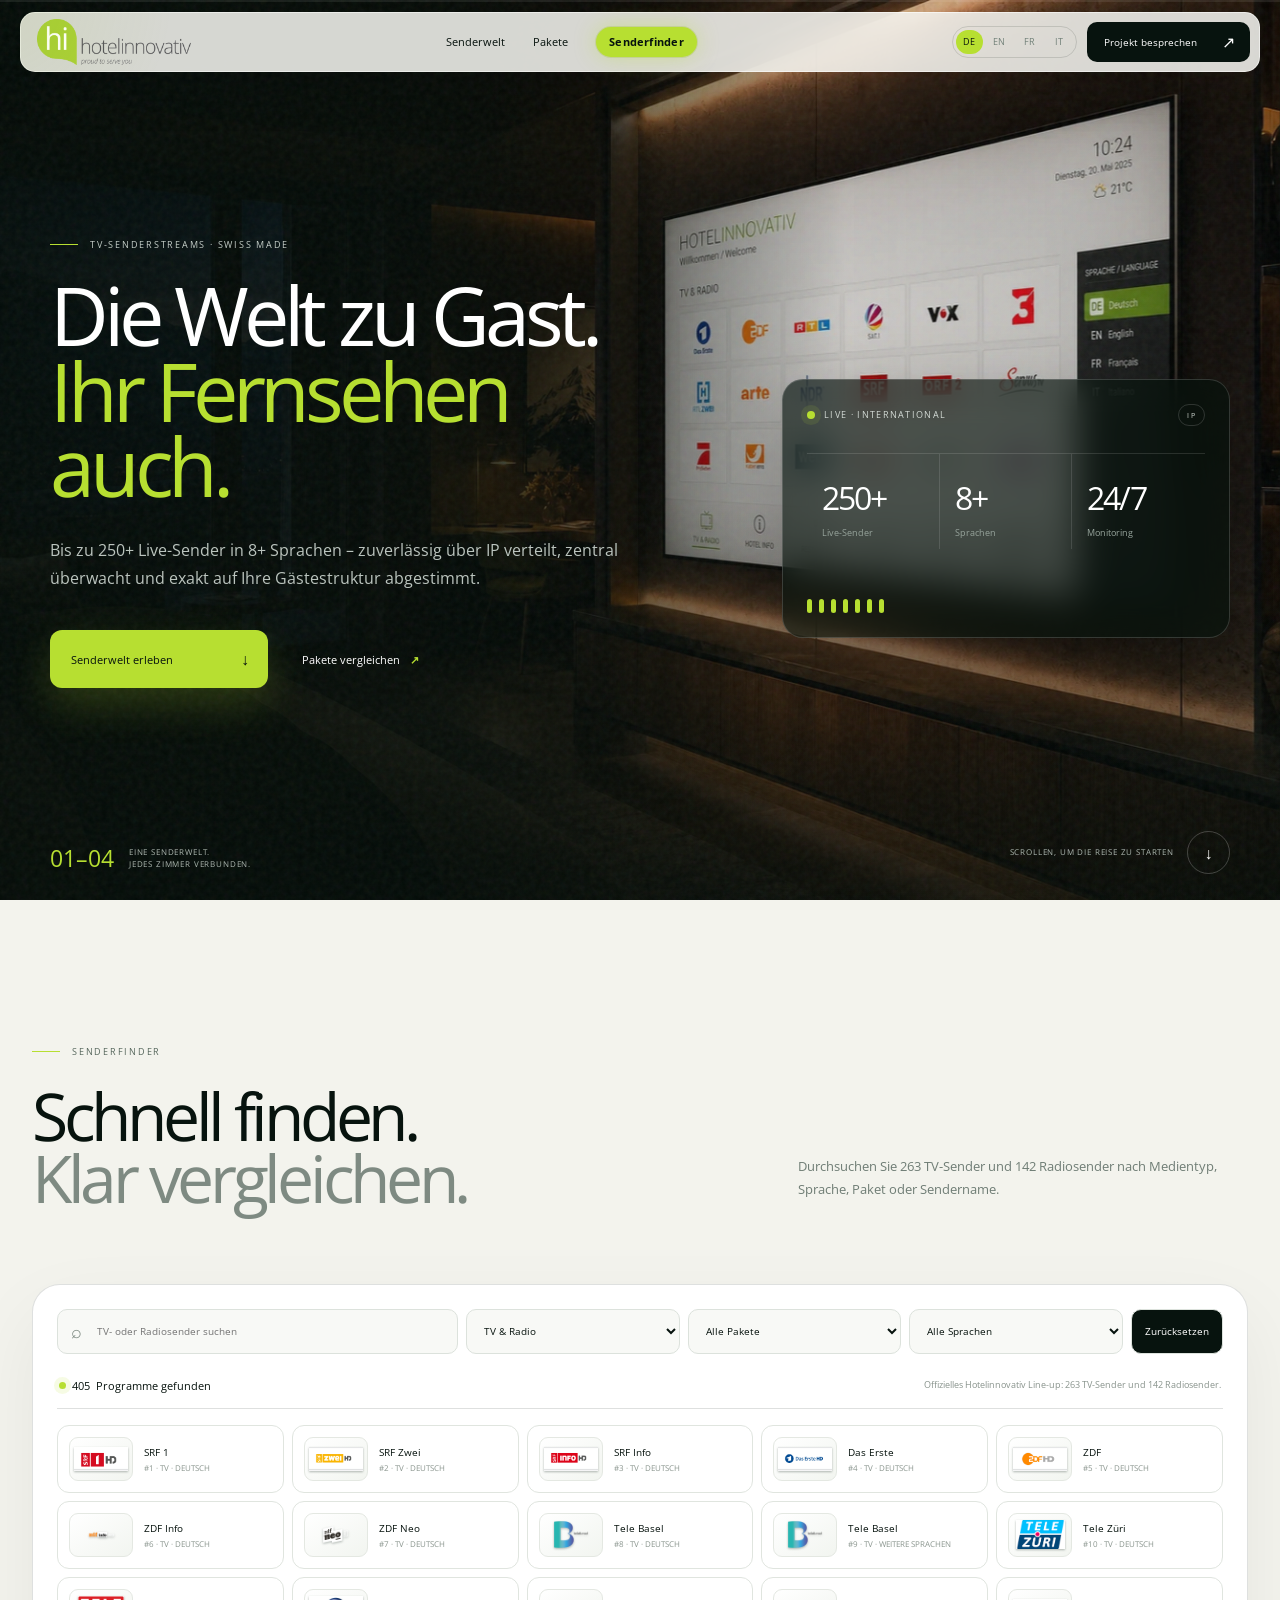
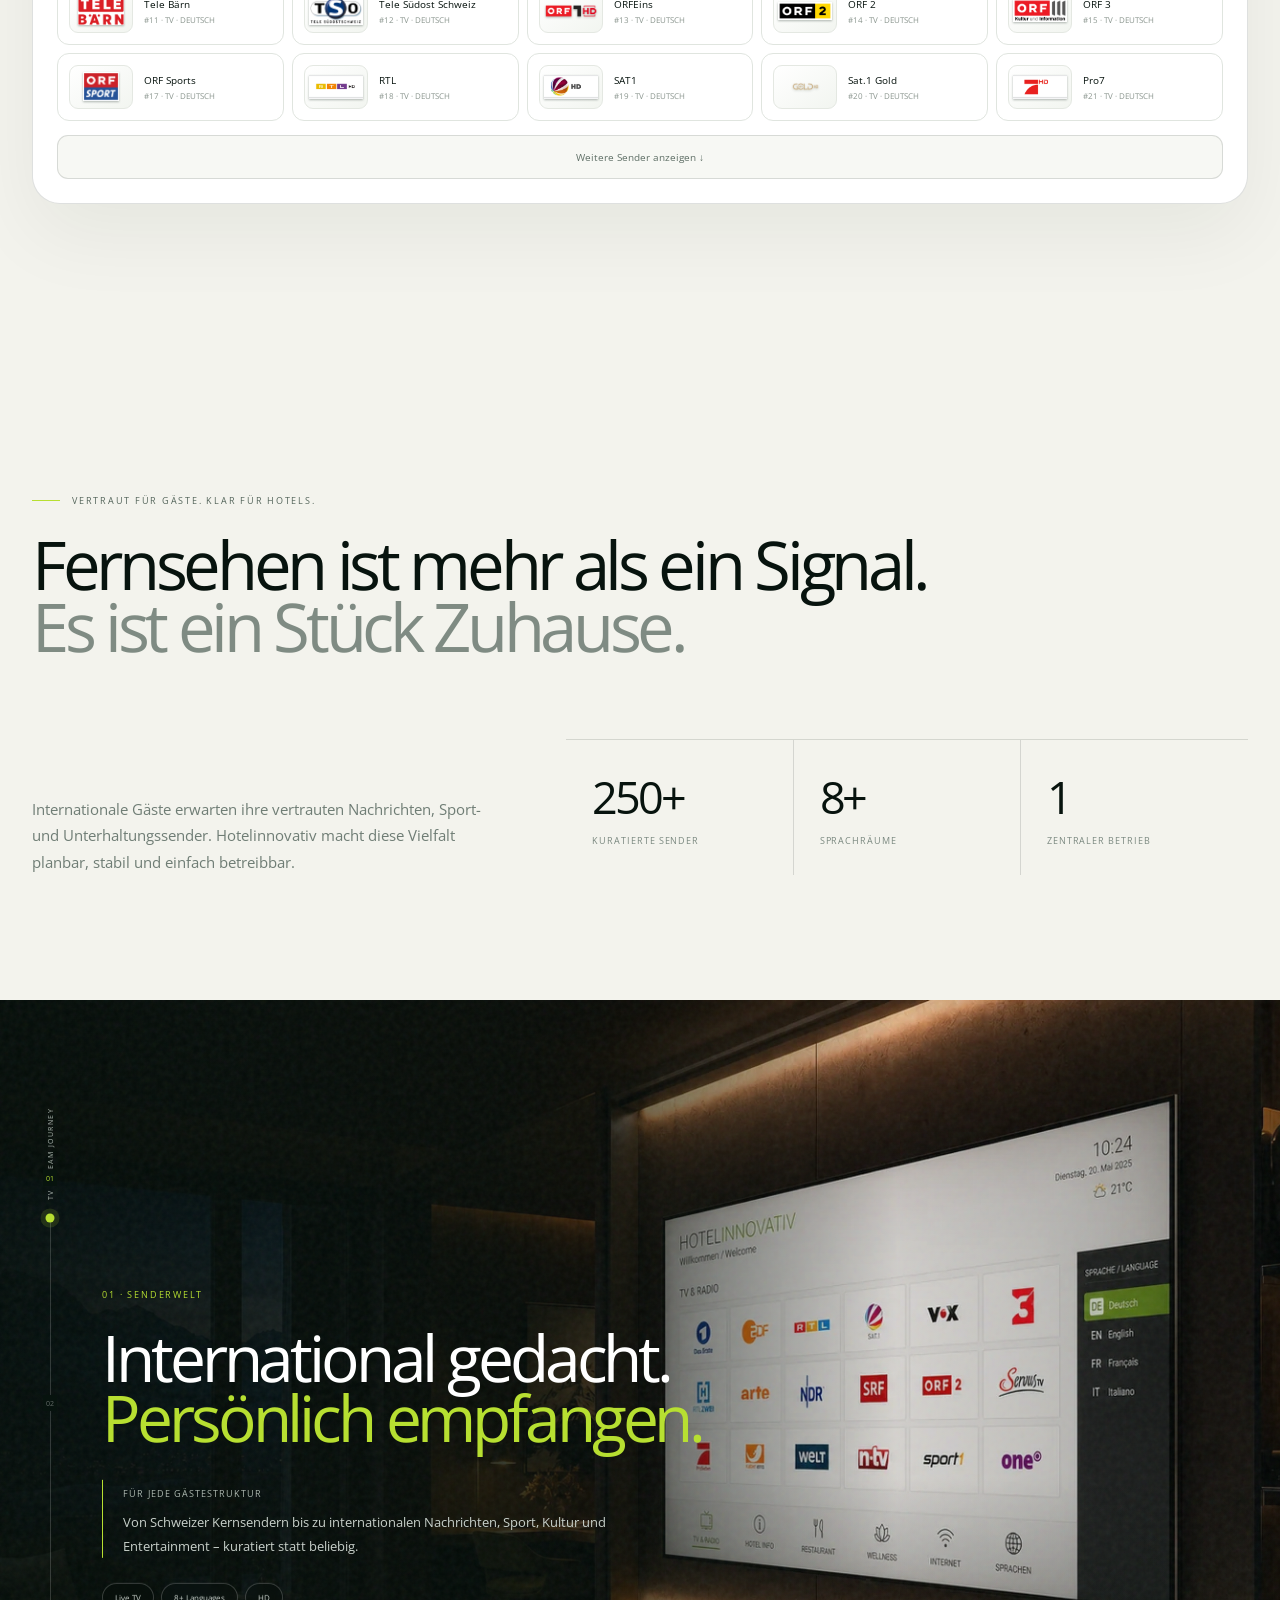
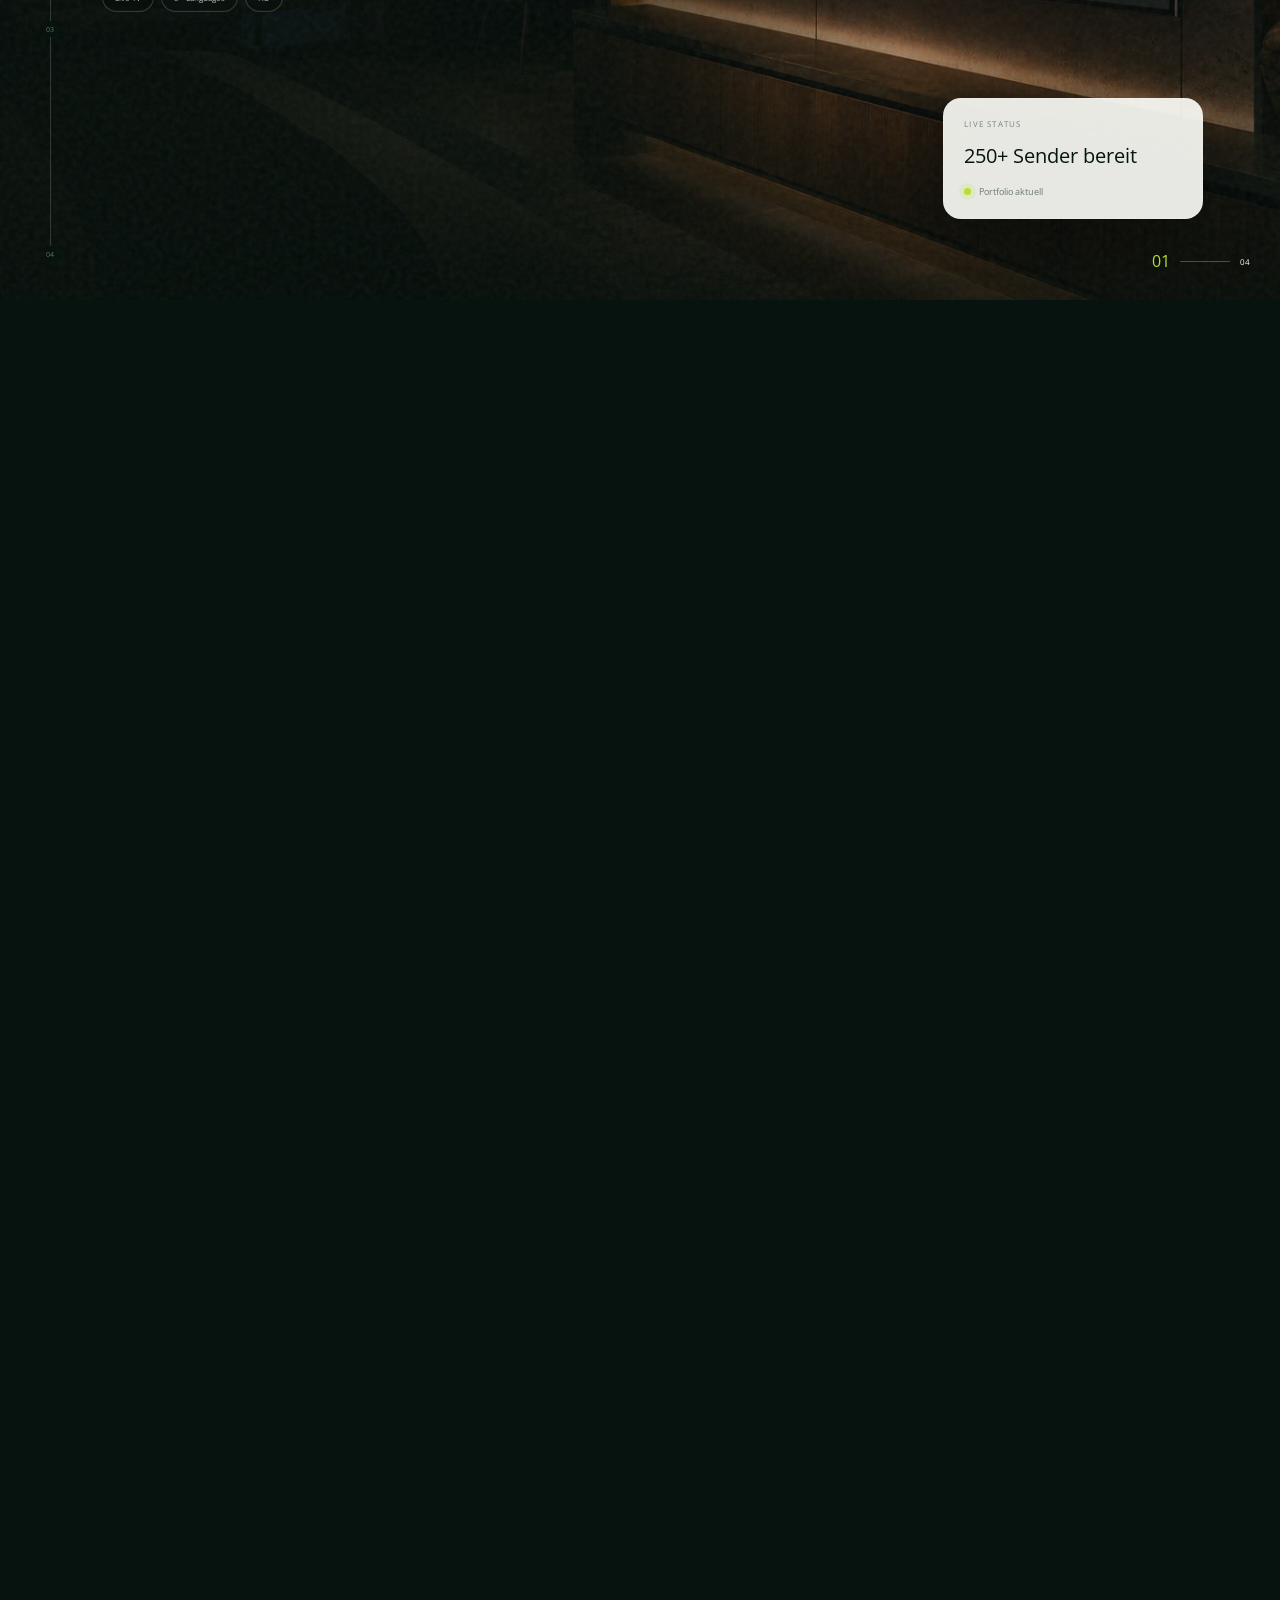
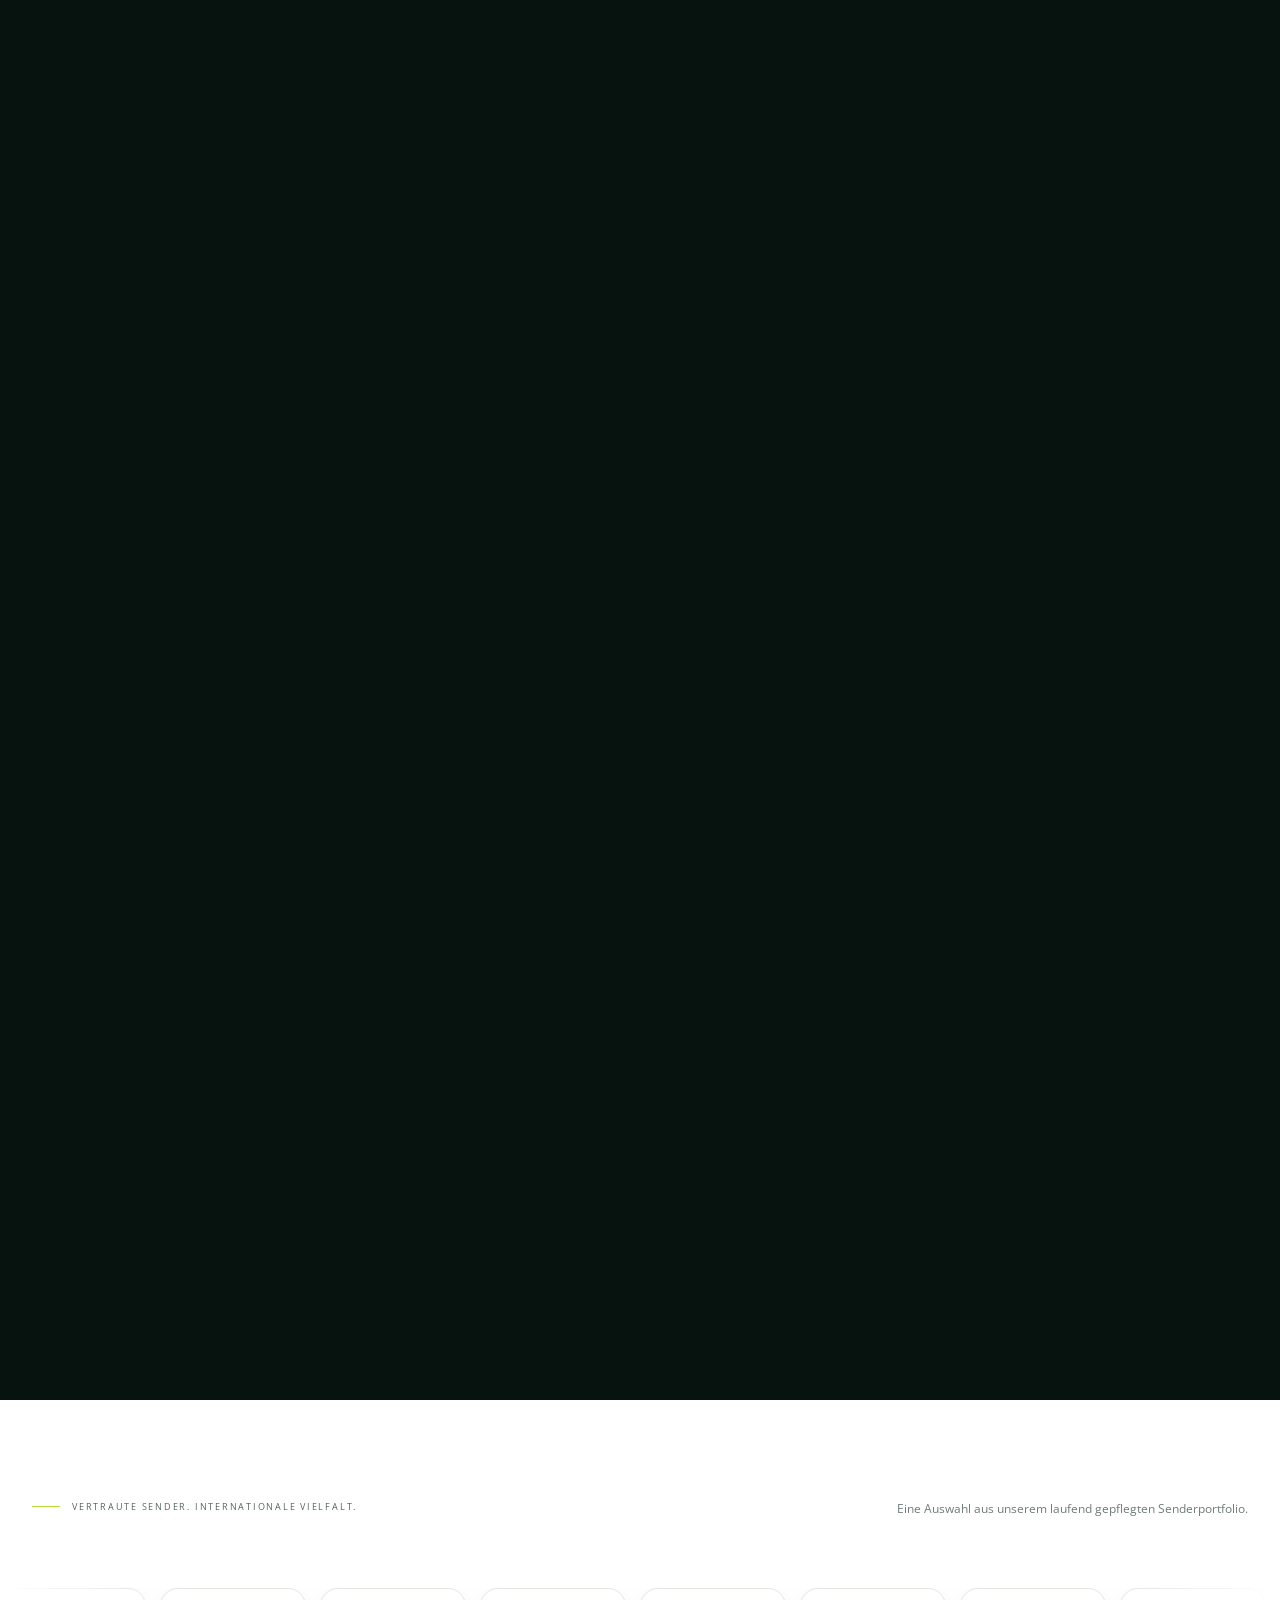
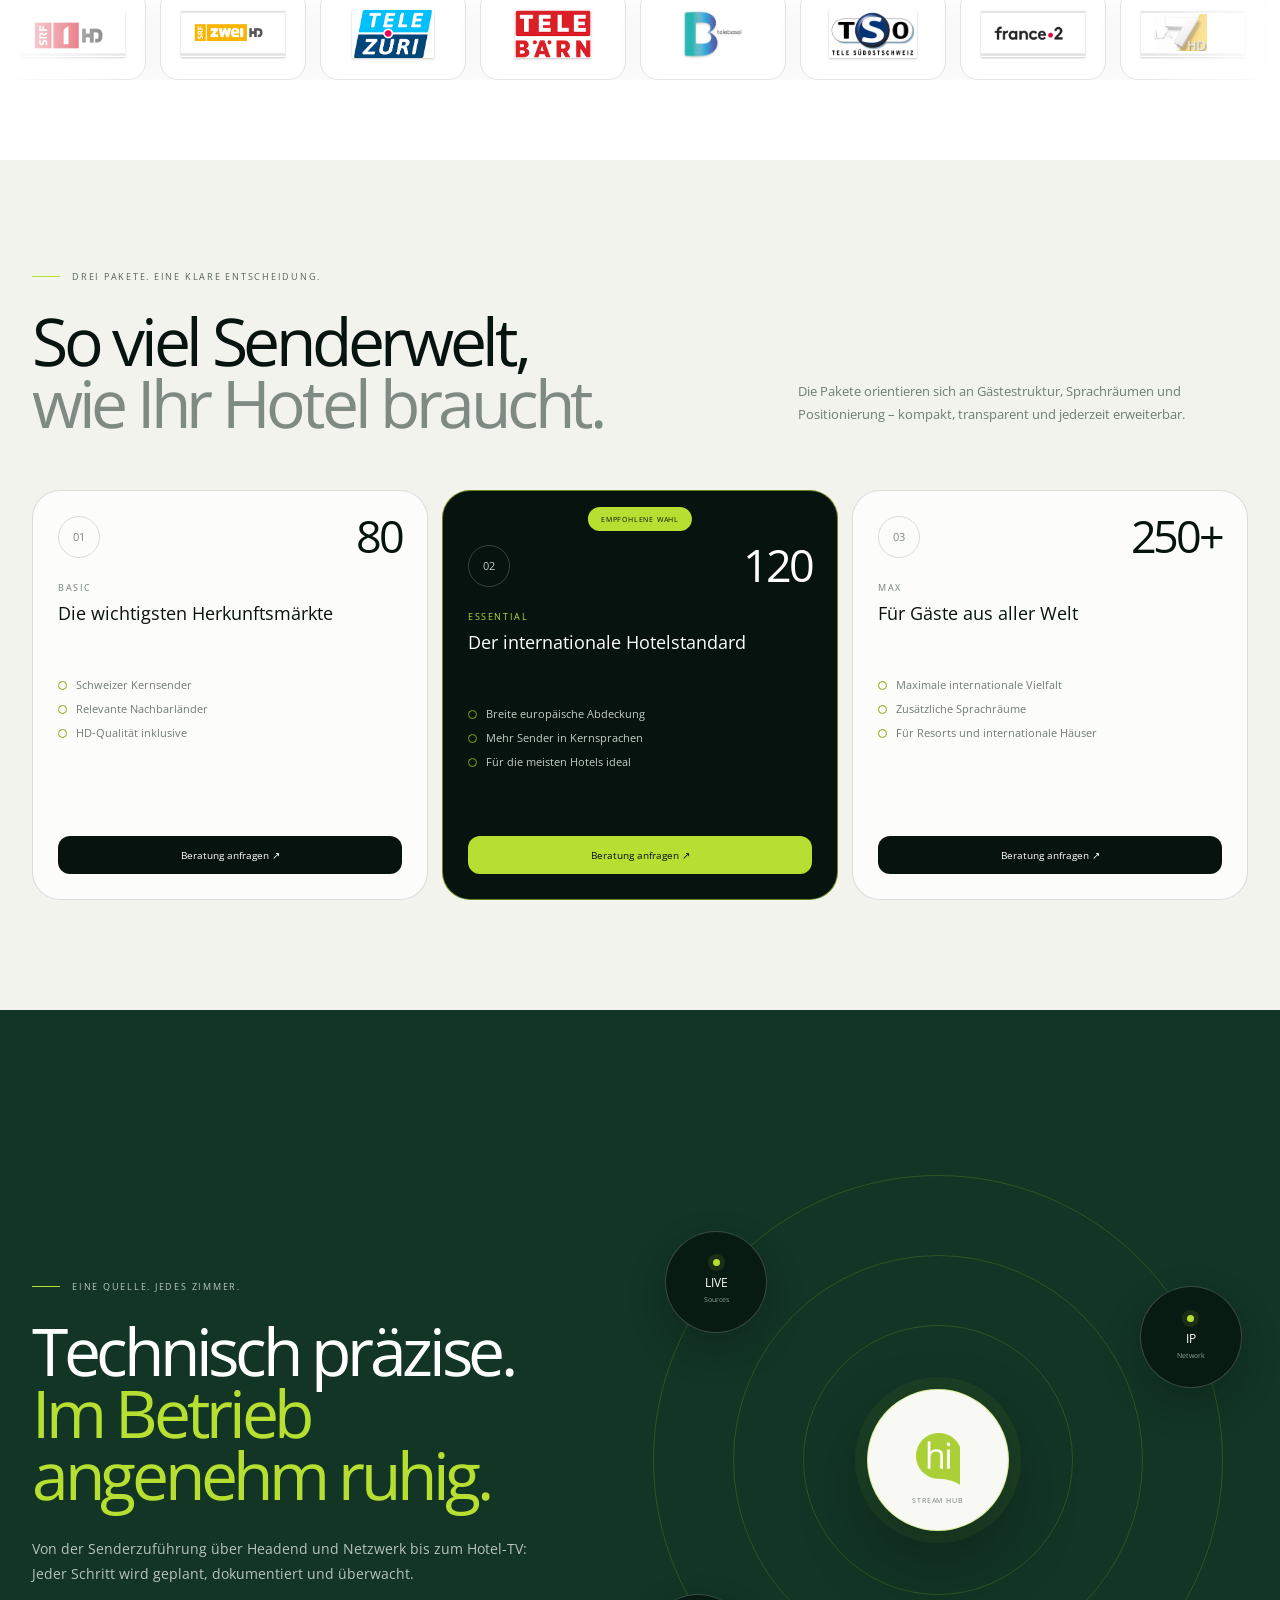
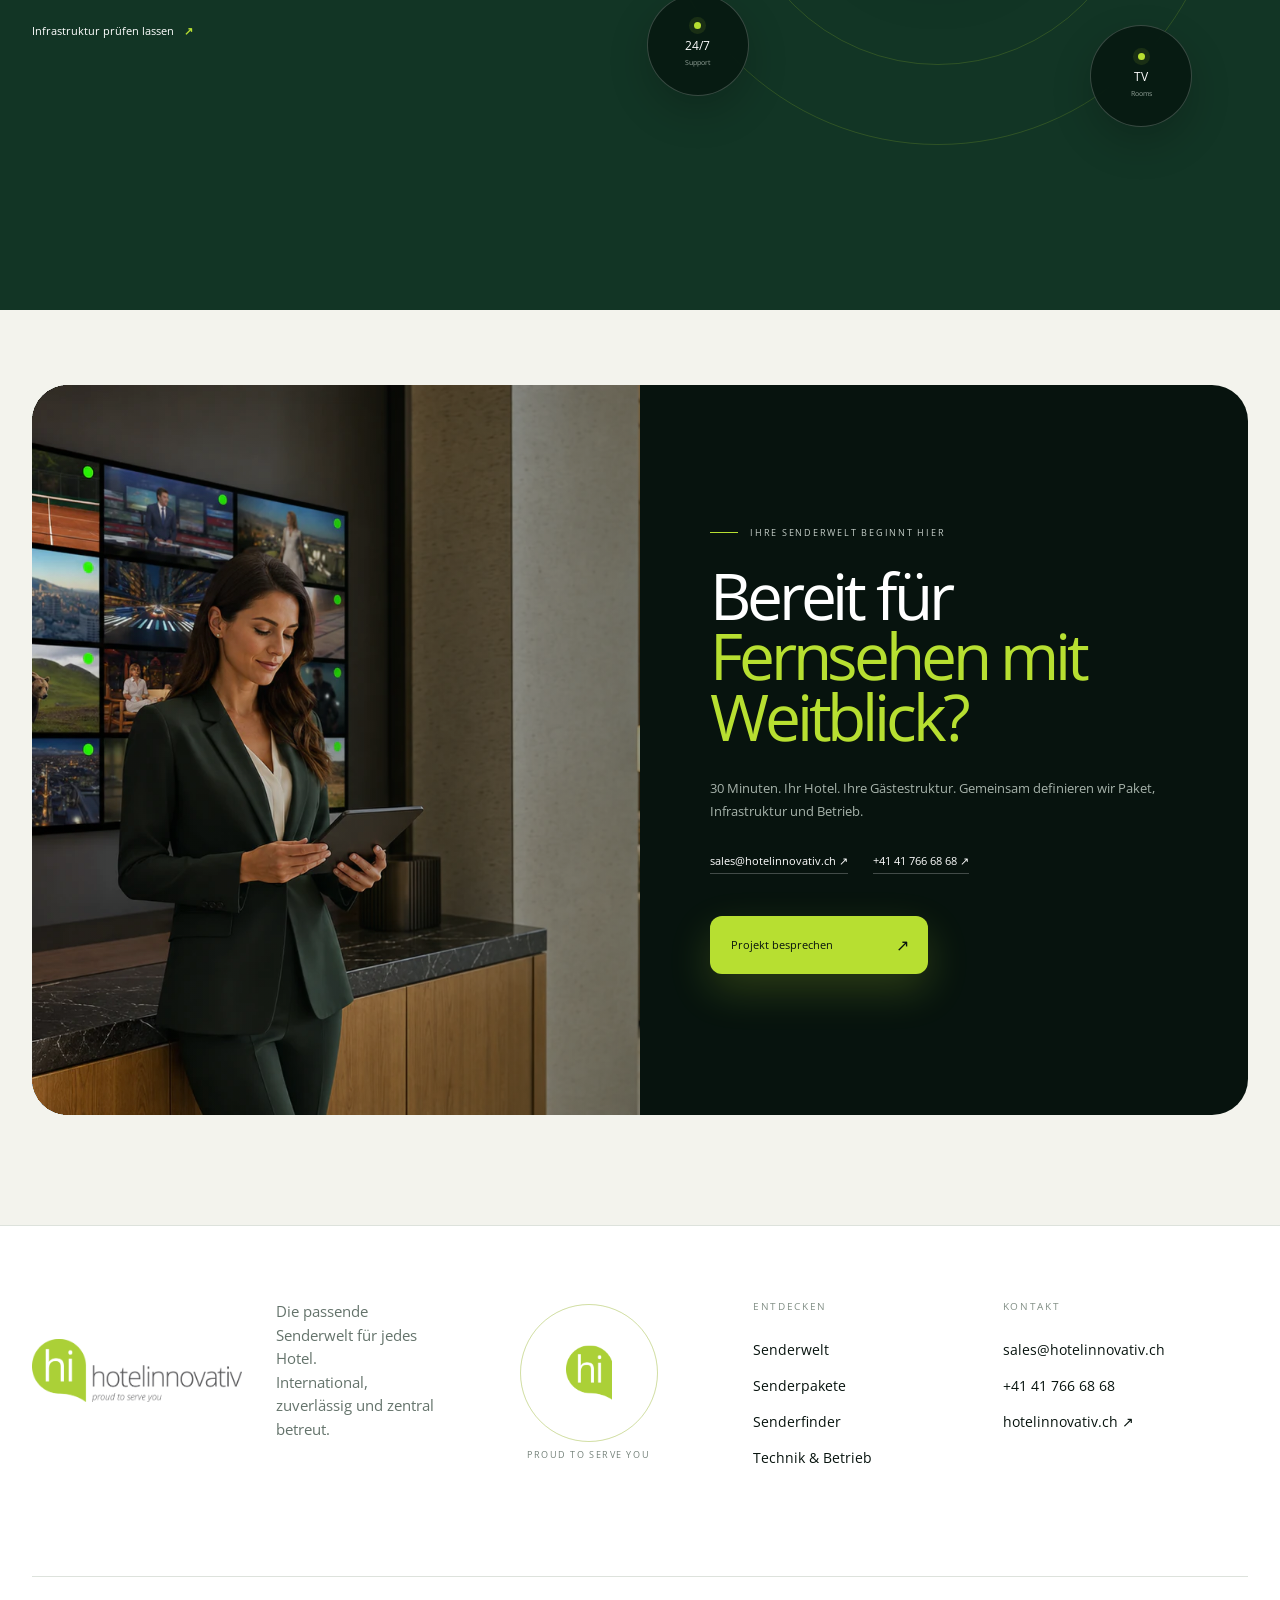
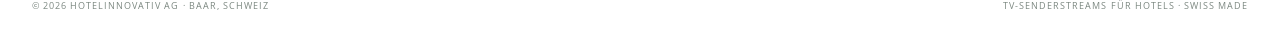
<file: index.html>
<!doctype html>
<html lang="de">
<head>
  <meta charset="utf-8">
  <meta name="viewport" content="width=device-width,initial-scale=1">
  <meta name="theme-color" content="#07130e">
  <meta name="description" content="250+ internationale TV-Sender für Hotels – zuverlässig über IP, zentral betreut und passend zu Ihren Gästen.">
  <title>TV-Senderstreams für Hotels | Hotelinnovativ</title>
  <link rel="canonical" href="https://hisenderstreams.pages.dev/">
  <link rel="alternate" hreflang="de" href="https://hisenderstreams.pages.dev/"><link rel="alternate" hreflang="en" href="https://hisenderstreams.pages.dev/en/"><link rel="alternate" hreflang="fr" href="https://hisenderstreams.pages.dev/fr/"><link rel="alternate" hreflang="it" href="https://hisenderstreams.pages.dev/it/">
  <meta property="og:type" content="website"><meta property="og:title" content="TV-Senderstreams für Hotels"><meta property="og:description" content="250+ Sender · 8+ Sprachen · zuverlässig über IP."><meta property="og:image" content="https://hisenderstreams.pages.dev/assets/og-streams-premium-2026.jpg"><meta property="og:url" content="https://hisenderstreams.pages.dev/">
  <meta name="twitter:card" content="summary_large_image"><meta name="twitter:image" content="https://hisenderstreams.pages.dev/assets/og-streams-premium-2026.jpg">
  <link rel="preconnect" href="https://fonts.googleapis.com">
  <link rel="preconnect" href="https://fonts.gstatic.com" crossorigin>
  <link href="https://fonts.googleapis.com/css2?family=Open+Sans:wght@400&display=swap" rel="stylesheet">
  <link rel="stylesheet" href="/assets/streams-premium.css?v=20260825-logos8">
</head>
<body>
  <div class="page-progress" aria-hidden="true"><i></i></div>
  <div class="cursor-glow" aria-hidden="true"></div>

  <header class="site-header">
    <a class="brand" href="#top" aria-label="Hotelinnovativ – zum Seitenanfang">
      <img src="/assets/logo-hotelinnovativ-original.png" alt="Hotelinnovativ – proud to serve you">
    </a>
    <nav aria-label="Hauptnavigation">
      <a href="#story" data-i18n="navStory">Senderwelt</a>
      <a href="#packages" data-i18n="navPackages">Pakete</a>
      <a href="#finder" data-i18n="navFinder">Senderfinder</a>
    </nav>
    <div class="header-actions">
      <div class="language-switcher" aria-label="Sprache">
        <a href="/" aria-current="page">DE</a><a href="/en/">EN</a><a href="/fr/">FR</a><a href="/it/">IT</a>
      </div>
      <a class="header-cta magnetic" href="#contact"><span data-i18n="navCta">Projekt besprechen</span><b aria-hidden="true">↗</b></a>
      <button class="menu-toggle" aria-label="Menü öffnen" aria-expanded="false"><span></span><span></span></button>
    </div>
  </header>

  <main id="top">
    <section class="hero">
      <div class="hero-media" aria-hidden="true">
        <img src="/assets/streams-hero-hotel-tv-logos-v2.webp" alt="">
        <div class="hero-wash"></div>
      </div>
      <div class="grain" aria-hidden="true"></div>
      <div class="hero-inner">
        <div class="hero-copy reveal">
          <p class="eyebrow light"><span></span><b data-i18n="heroEyebrow">TV-Senderstreams · Swiss made</b></p>
          <h1 data-i18n-html="heroTitle">Die Welt zu Gast.<br><em>Ihr Fernsehen auch.</em></h1>
          <p class="hero-lead" data-i18n="heroLead">Bis zu 250+ Live-Sender in 8+ Sprachen – zuverlässig über IP verteilt, zentral überwacht und exakt auf Ihre Gästestruktur abgestimmt.</p>
          <div class="hero-actions">
            <a class="button button-lime magnetic" href="#story"><span data-i18n="heroPrimary">Senderwelt erleben</span><b aria-hidden="true">↓</b></a>
            <a class="quiet-link" href="#packages"><span data-i18n="heroSecondary">Pakete vergleichen</span> <b aria-hidden="true">↗</b></a>
          </div>
        </div>
        <div class="hero-signal reveal" data-delay="180" aria-label="Live-TV Leistungsübersicht">
          <div class="signal-head"><i></i><span>LIVE · INTERNATIONAL</span><small>IP</small></div>
          <div class="signal-grid">
            <span><strong>250+</strong><small data-i18n="heroMetric1">Live-Sender</small></span>
            <span><strong>8+</strong><small data-i18n="heroMetric2">Sprachen</small></span>
            <span><strong>24/7</strong><small data-i18n="heroMetric3">Monitoring</small></span>
          </div>
          <div class="signal-wave" aria-hidden="true"><i></i><i></i><i></i><i></i><i></i><i></i><i></i></div>
        </div>
      </div>
      <div class="hero-bottom">
        <div><strong>01–04</strong><span data-i18n-html="heroSignature">Eine Senderwelt.<br>Jedes Zimmer verbunden.</span></div>
        <div class="scroll-hint"><span data-i18n="heroScroll">Scrollen, um die Reise zu starten</span><i></i></div>
      </div>
    </section>

    <section id="finder" class="finder section-shell">
      <div class="section-heading">
        <div><p class="eyebrow reveal"><span></span><b data-i18n="finderEyebrow">Senderfinder</b></p><h2 class="reveal" data-i18n-html="finderTitle">Schnell finden.<br><em>Klar vergleichen.</em></h2></div>
        <p class="reveal" data-i18n="finderLead">Durchsuchen Sie 263 TV-Sender und 142 Radiosender nach Medientyp, Sprache, Paket oder Sendername.</p>
      </div>
      <div class="finder-panel reveal">
        <div class="finder-filters">
          <label class="search-field"><span aria-hidden="true">⌕</span><input id="channelSearch" type="search" placeholder="TV- oder Radiosender suchen" data-i18n-placeholder="searchPlaceholder"></label>
          <select id="typeFilter" aria-label="Medientyp"><option value="" data-i18n="typeAll">TV & Radio</option><option value="tv" data-i18n="typeTV">TV-Sender</option><option value="radio" data-i18n="typeRadio">Radiosender</option></select>
          <select id="packageFilter" aria-label="Paket"><option value="" data-i18n="packageAll">Alle Pakete</option><option value="basic">Basic</option><option value="essential">Essential</option><option value="max">Max</option></select>
          <select id="languageFilter" aria-label="Sprache"><option value="" data-i18n="langAll">Alle Sprachen</option></select>
          <button id="resetFilters" type="button" data-i18n="reset">Zurücksetzen</button>
        </div>
        <div class="finder-summary"><span><i></i><b id="resultCount">0</b> <span id="resultLabel">Programme gefunden</span></span><small data-i18n="finderHint">Offizielles Hotelinnovativ Line-up: 263 TV-Sender und 142 Radiosender.</small></div>
        <div id="channelGrid" class="channel-grid"></div>
        <button id="showMore" class="show-more" type="button" data-i18n="showMore">Weitere Sender anzeigen ↓</button>
      </div>
    </section>

    <section class="manifesto section-shell">
      <p class="eyebrow reveal"><span></span><b data-i18n="manifestEyebrow">Vertraut für Gäste. Klar für Hotels.</b></p>
      <h2 class="reveal" data-i18n-html="manifestTitle">Fernsehen ist mehr als ein Signal.<br><em>Es ist ein Stück Zuhause.</em></h2>
      <div class="manifesto-layout">
        <p class="reveal" data-i18n="manifestLead">Internationale Gäste erwarten ihre vertrauten Nachrichten, Sport- und Unterhaltungssender. Hotelinnovativ macht diese Vielfalt planbar, stabil und einfach betreibbar.</p>
        <div class="manifesto-stats reveal">
          <span><strong>250+</strong><small data-i18n="metricChannels">kuratierte Sender</small></span>
          <span><strong>8+</strong><small data-i18n="metricLanguages">Sprachräume</small></span>
          <span><strong>1</strong><small data-i18n="metricOperation">zentraler Betrieb</small></span>
        </div>
      </div>
    </section>

    <section id="story" class="story-scroll" aria-label="Vier Kapitel der TV-Stream-Lösung">
      <div class="story-stage">
        <div class="story-backgrounds" aria-hidden="true">
          <figure class="story-bg active"><img src="/assets/streams-hero-hotel-tv-logos-v2.webp" alt=""></figure>
          <figure class="story-bg"><img src="/assets/streams-guest-live-tv-2026.webp" alt=""></figure>
          <figure class="story-bg"><img src="/assets/streams-ip-operations-2026.webp" alt=""></figure>
          <figure class="story-bg"><img src="/assets/streams-central-management-2026.webp" alt=""></figure>
          <div class="story-wash"></div><div class="grain"></div>
        </div>
        <div class="story-rail" aria-hidden="true">
          <small data-i18n="storyLabel">TV STREAM JOURNEY</small>
          <div class="rail-track"><i></i><b></b></div>
          <div class="rail-stops"><span class="active">01</span><span>02</span><span>03</span><span>04</span></div>
        </div>
        <div class="story-copy-wrap">
          <article class="story-copy active">
            <p data-i18n="chapter1Eyebrow">01 · SENDERWELT</p>
            <h2 data-i18n-html="chapter1Title">International gedacht.<br><em>Persönlich empfangen.</em></h2>
            <div class="story-body"><span data-i18n="chapter1Label">Für jede Gästestruktur</span><p data-i18n="chapter1Body">Von Schweizer Kernsendern bis zu internationalen Nachrichten, Sport, Kultur und Entertainment – kuratiert statt beliebig.</p></div>
            <div class="story-pills"><span>Live TV</span><span>8+ Languages</span><span>HD</span></div>
          </article>
          <article class="story-copy">
            <p data-i18n="chapter2Eyebrow">02 · GÄSTEERLEBNIS</p>
            <h2 data-i18n-html="chapter2Title">Der vertraute Sender.<br><em>Fern von Zuhause.</em></h2>
            <div class="story-body"><span data-i18n="chapter2Label">Relevanz im Zimmer</span><p data-i18n="chapter2Body">Gäste finden schneller, was sie kennen. Klare Senderlisten und passende Sprachwelten machen den Hotel-TV intuitiv.</p></div>
            <div class="story-pills"><span>News</span><span>Sport</span><span>Entertainment</span></div>
          </article>
          <article class="story-copy">
            <p data-i18n="chapter3Eyebrow">03 · IP-DISTRIBUTION</p>
            <h2 data-i18n-html="chapter3Title">Ein Signal.<br><em>Jedes Zimmer.</em></h2>
            <div class="story-body"><span data-i18n="chapter3Label">Stabil bis zum TV</span><p data-i18n="chapter3Body">Streams werden zentral aufbereitet, überwacht und über die vorhandene Netzwerkinfrastruktur sicher an die Zimmer verteilt.</p></div>
            <div class="story-pills"><span>Multicast</span><span>Monitoring</span><span>Redundancy</span></div>
          </article>
          <article class="story-copy">
            <p data-i18n="chapter4Eyebrow">04 · BETRIEB</p>
            <h2 data-i18n-html="chapter4Title">Zentral im Blick.<br><em>Lokal betreut.</em></h2>
            <div class="story-body"><span data-i18n="chapter4Label">Schweizer Support</span><p data-i18n="chapter4Body">Senderstatus, Paketänderungen und Störungen bleiben transparent. Hotelinnovativ begleitet Planung, Umsetzung und laufenden Betrieb.</p></div>
            <div class="story-pills"><span>24/7</span><span>Swiss Support</span><span>SLA</span></div>
          </article>
        </div>
        <div class="story-status">
          <small data-i18n="storyStatus">LIVE STATUS</small>
          <strong data-i18n="storyStatusValue">250+ Sender bereit</strong>
          <span><i></i><b data-i18n="storyStatusSub">Signal stabil</b></span>
        </div>
        <div class="story-counter"><span>01</span><i></i><b>04</b></div>
        <div class="story-markers" aria-hidden="true"><span></span><span></span><span></span><span></span></div>
      </div>
    </section>

    <section class="logo-world" aria-label="Auswahl verfügbarer TV-Sender">
      <div class="section-shell logo-world-head reveal">
        <p class="eyebrow"><span></span><b data-i18n="logosEyebrow">Vertraute Sender. Internationale Vielfalt.</b></p>
        <p data-i18n="logosLead">Eine Auswahl aus unserem laufend gepflegten Senderportfolio.</p>
      </div>
      <div class="channel-marquee" aria-hidden="true"><div class="channel-marquee-track"></div></div>
    </section>

    <section id="packages" class="packages section-shell">
      <div class="section-heading">
        <div><p class="eyebrow reveal"><span></span><b data-i18n="packagesEyebrow">Drei Pakete. Eine klare Entscheidung.</b></p><h2 class="reveal" data-i18n-html="packagesTitle">So viel Senderwelt,<br><em>wie Ihr Hotel braucht.</em></h2></div>
        <p class="reveal" data-i18n="packagesLead">Die Pakete orientieren sich an Gästestruktur, Sprachräumen und Positionierung – kompakt, transparent und jederzeit erweiterbar.</p>
      </div>
      <div class="package-grid">
        <article class="package-card reveal" data-package="basic" data-channels="80">
          <div class="package-top"><span>01</span><strong>80</strong></div>
          <p class="package-name">Basic</p>
          <h3 data-i18n="basicTitle">Die wichtigsten Herkunftsmärkte</h3>
          <ul><li data-i18n="basicF1">Schweizer Kernsender</li><li data-i18n="basicF2">Relevante Nachbarländer</li><li data-i18n="basicF3">HD-Qualität inklusive</li></ul>
          <a href="#contact" data-i18n="packageCta">Beratung anfragen ↗</a>
        </article>
        <article class="package-card featured reveal" data-delay="100" data-package="essential" data-channels="120">
          <div class="recommended" data-i18n="recommended">Empfohlene Wahl</div>
          <div class="package-top"><span>02</span><strong>120</strong></div>
          <p class="package-name">Essential</p>
          <h3 data-i18n="essentialTitle">Der internationale Hotelstandard</h3>
          <ul><li data-i18n="essentialF1">Breite europäische Abdeckung</li><li data-i18n="essentialF2">Mehr Sender in Kernsprachen</li><li data-i18n="essentialF3">Für die meisten Hotels ideal</li></ul>
          <a href="#contact" data-i18n="packageCta">Beratung anfragen ↗</a>
        </article>
        <article class="package-card reveal" data-delay="200" data-package="max" data-channels="250+">
          <div class="package-top"><span>03</span><strong>250+</strong></div>
          <p class="package-name">Max</p>
          <h3 data-i18n="maxTitle">Für Gäste aus aller Welt</h3>
          <ul><li data-i18n="maxF1">Maximale internationale Vielfalt</li><li data-i18n="maxF2">Zusätzliche Sprachräume</li><li data-i18n="maxF3">Für Resorts und internationale Häuser</li></ul>
          <a href="#contact" data-i18n="packageCta">Beratung anfragen ↗</a>
        </article>
      </div>
    </section>



    <section id="platform" class="platform-section">
      <div class="section-shell platform-grid">
        <div class="platform-copy reveal">
          <p class="eyebrow"><span></span><b data-i18n="platformEyebrow">Eine Quelle. Jedes Zimmer.</b></p>
          <h2 data-i18n-html="platformTitle">Technisch präzise.<br><em>Im Betrieb angenehm ruhig.</em></h2>
          <p data-i18n="platformLead">Von der Senderzuführung über Headend und Netzwerk bis zum Hotel-TV: Jeder Schritt wird geplant, dokumentiert und überwacht.</p>
          <a class="quiet-link" href="#contact"><span data-i18n="platformCta">Infrastruktur prüfen lassen</span> <b>↗</b></a>
        </div>
        <div class="network-map reveal" aria-label="IP-Verteilung im Hotel">
          <div class="network-core"><span class="hi-crop"><img src="/assets/logo-hotelinnovativ-original.png" alt=""></span><small>STREAM HUB</small></div>
          <span class="node n1"><i></i><b>LIVE</b><small>Sources</small></span>
          <span class="node n2"><i></i><b>IP</b><small>Network</small></span>
          <span class="node n3"><i></i><b>TV</b><small>Rooms</small></span>
          <span class="node n4"><i></i><b>24/7</b><small>Support</small></span>
          <div class="network-ring r1"></div><div class="network-ring r2"></div><div class="network-ring r3"></div>
        </div>
      </div>
    </section>

    <section id="contact" class="contact section-shell">
      <div class="contact-panel">
        <div class="contact-media"><img src="/assets/streams-central-management-2026.webp" alt="Zentraler Betrieb der Hotel-TV-Senderstreams"><div></div></div>
        <div class="contact-content">
          <p class="eyebrow light reveal"><span></span><b data-i18n="contactEyebrow">Ihre Senderwelt beginnt hier</b></p>
          <h2 class="reveal" data-i18n-html="contactTitle">Bereit für<br><em>Fernsehen mit Weitblick?</em></h2>
          <p class="reveal" data-i18n="contactLead">30 Minuten. Ihr Hotel. Ihre Gästestruktur. Gemeinsam definieren wir Paket, Infrastruktur und Betrieb.</p>
          <div class="contact-links reveal"><a href="mailto:sales@hotelinnovativ.ch">sales@hotelinnovativ.ch ↗</a><a href="tel:+41417666868">+41 41 766 68 68 ↗</a></div>
          <a class="button button-lime magnetic reveal" href="mailto:sales@hotelinnovativ.ch?subject=TV-Senderstreams%20für%20mein%20Hotel"><span data-i18n="contactCta">Projekt besprechen</span><b>↗</b></a>
        </div>
      </div>
    </section>
  </main>

  <footer class="hi-site-footer">
    <div class="hi-footer-grid">
      <div class="hi-footer-intro">
        <img class="hi-footer-wordmark" src="/assets/logo-hotelinnovativ-original.png" alt="Hotelinnovativ – proud to serve you">
        <p data-i18n-html="footerClaim">Die passende Senderwelt für jedes Hotel.<br>International, zuverlässig und zentral betreut.</p>
      </div>
      <div class="hi-footer-seal" aria-label="Hotelinnovativ – proud to serve you"><i></i><i></i><span class="hi-footer-pictogram"><img src="/assets/logo-hotelinnovativ-original.png" alt=""></span><small>PROUD TO SERVE YOU</small></div>
      <nav class="hi-footer-links" aria-label="TV-Streams entdecken">
        <small data-i18n="footerDiscover">Entdecken</small>
        <a href="#story" data-i18n="footerLink1">Senderwelt</a><a href="#packages" data-i18n="footerLink2">Senderpakete</a><a href="#finder" data-i18n="footerLink3">Senderfinder</a><a href="#platform" data-i18n="footerLink4">Technik & Betrieb</a>
      </nav>
      <div class="hi-footer-contact">
        <small data-i18n="footerContact">Kontakt</small>
        <a href="mailto:sales@hotelinnovativ.ch">sales@hotelinnovativ.ch</a><a href="tel:+41417666868">+41 41 766 68 68</a><a href="https://www.hotelinnovativ.ch/" target="_blank" rel="noreferrer">hotelinnovativ.ch ↗</a>
      </div>
      <div class="hi-footer-bottom"><span>© 2026 Hotelinnovativ AG · Baar, Schweiz</span><span data-i18n="footerSignature">TV-Senderstreams für Hotels · Swiss Made</span></div>
    </div>
  </footer>

  <script src="/assets/channels-data.js?v=20260825-logos8"></script>
  <script src="/assets/streams-premium.js?v=20260825-logos8"></script>
</body>
</html>
</file>
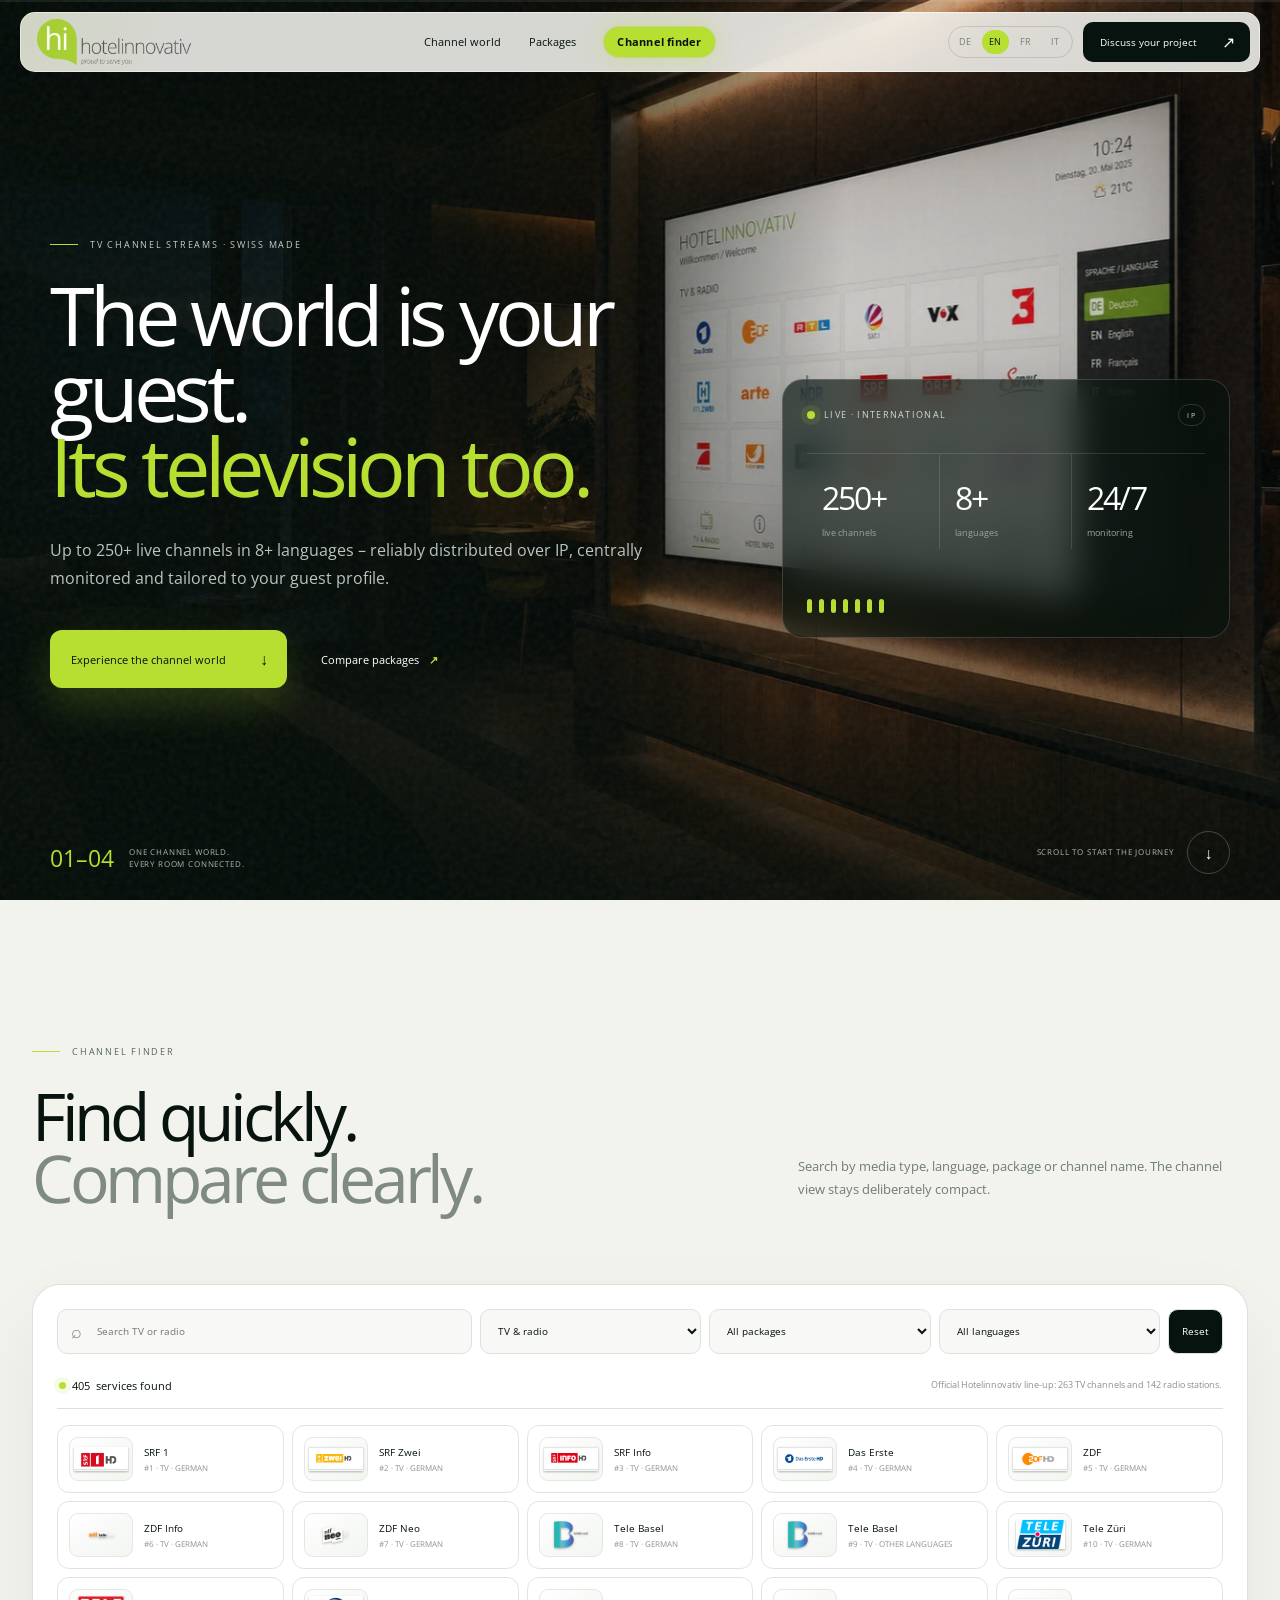
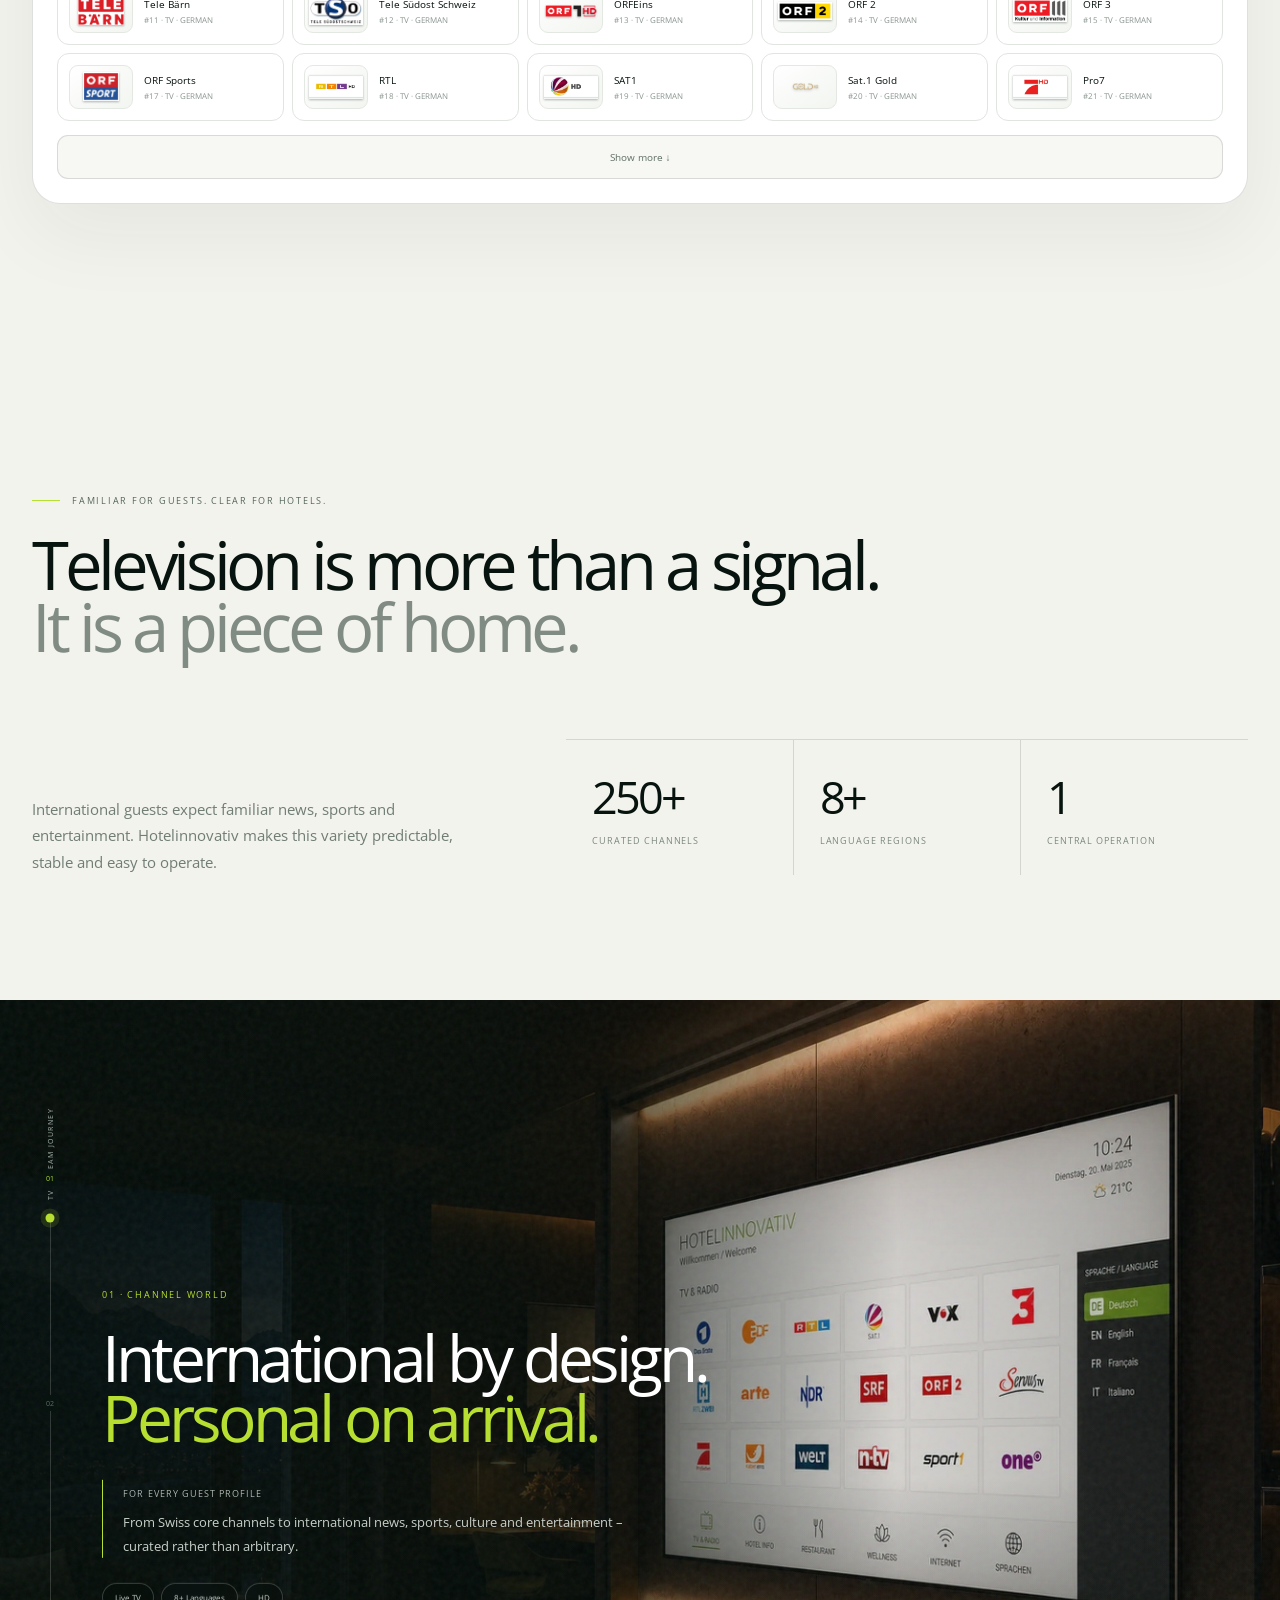
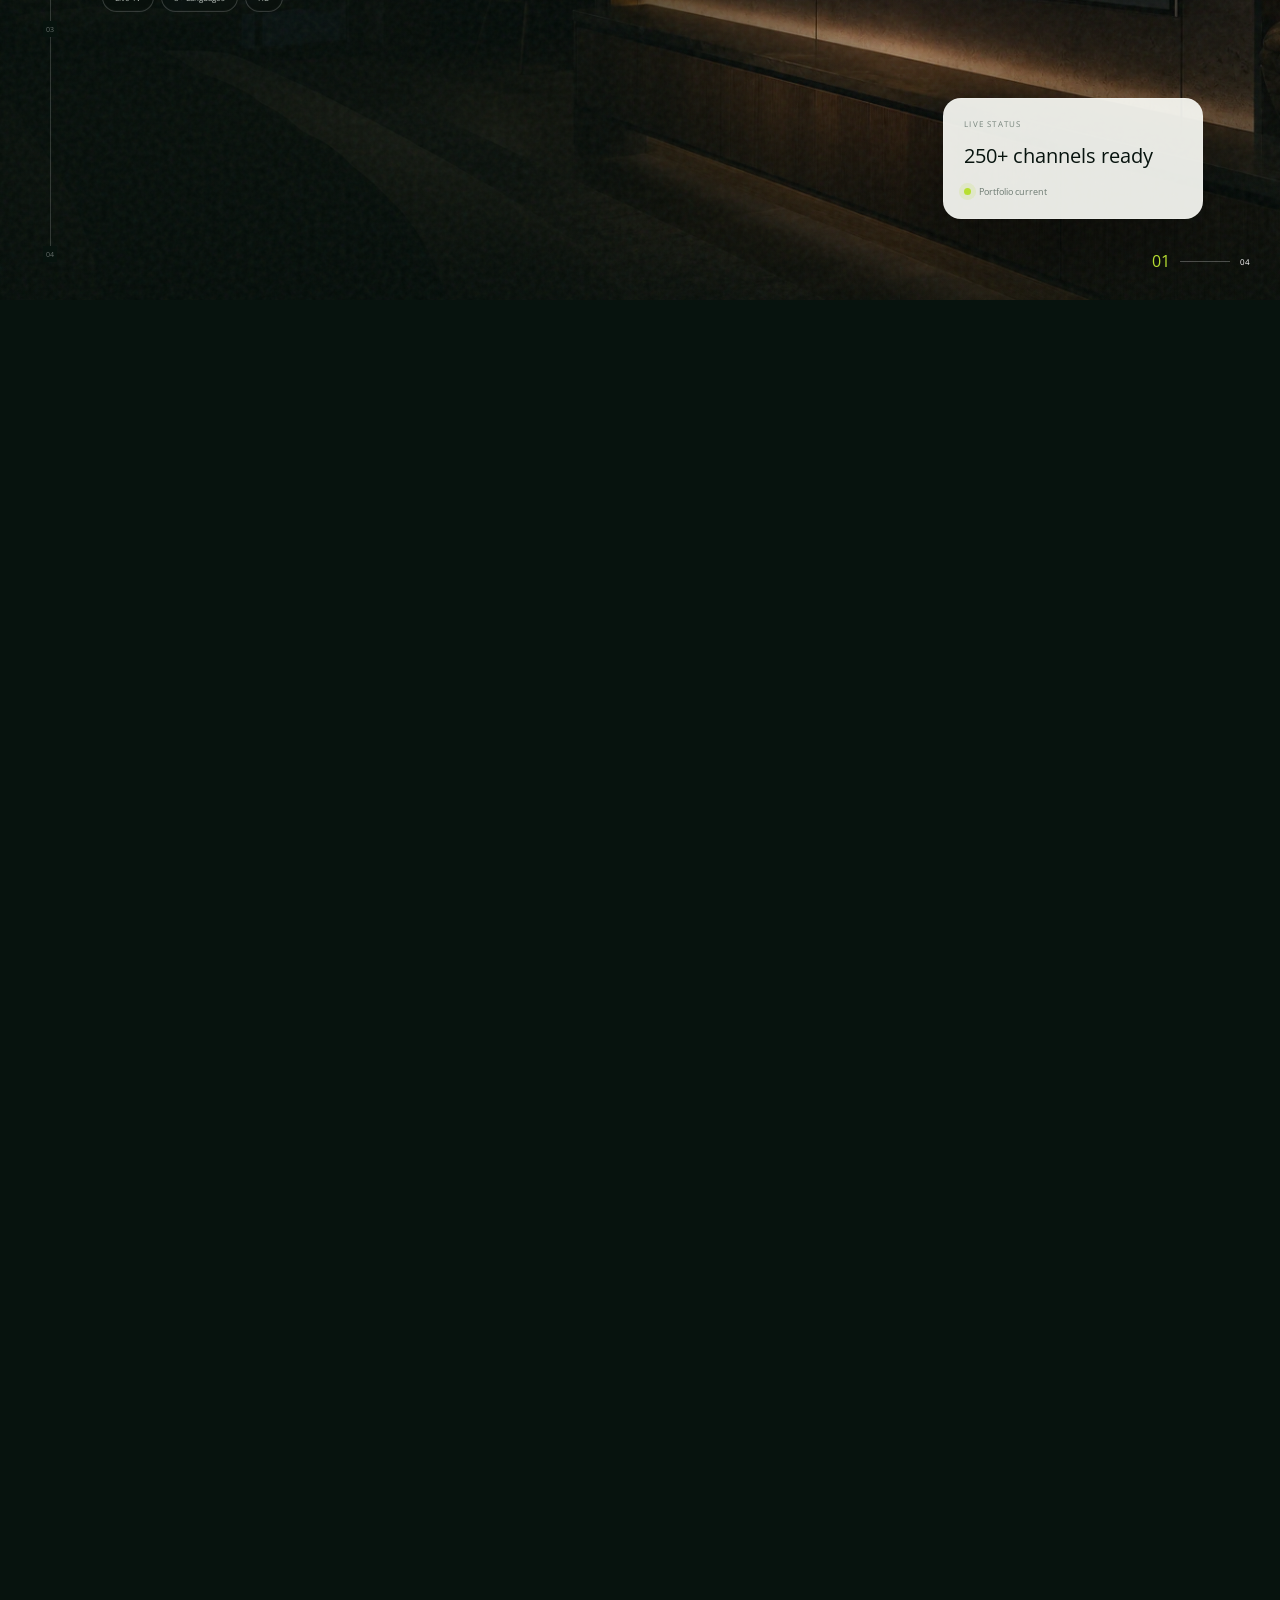
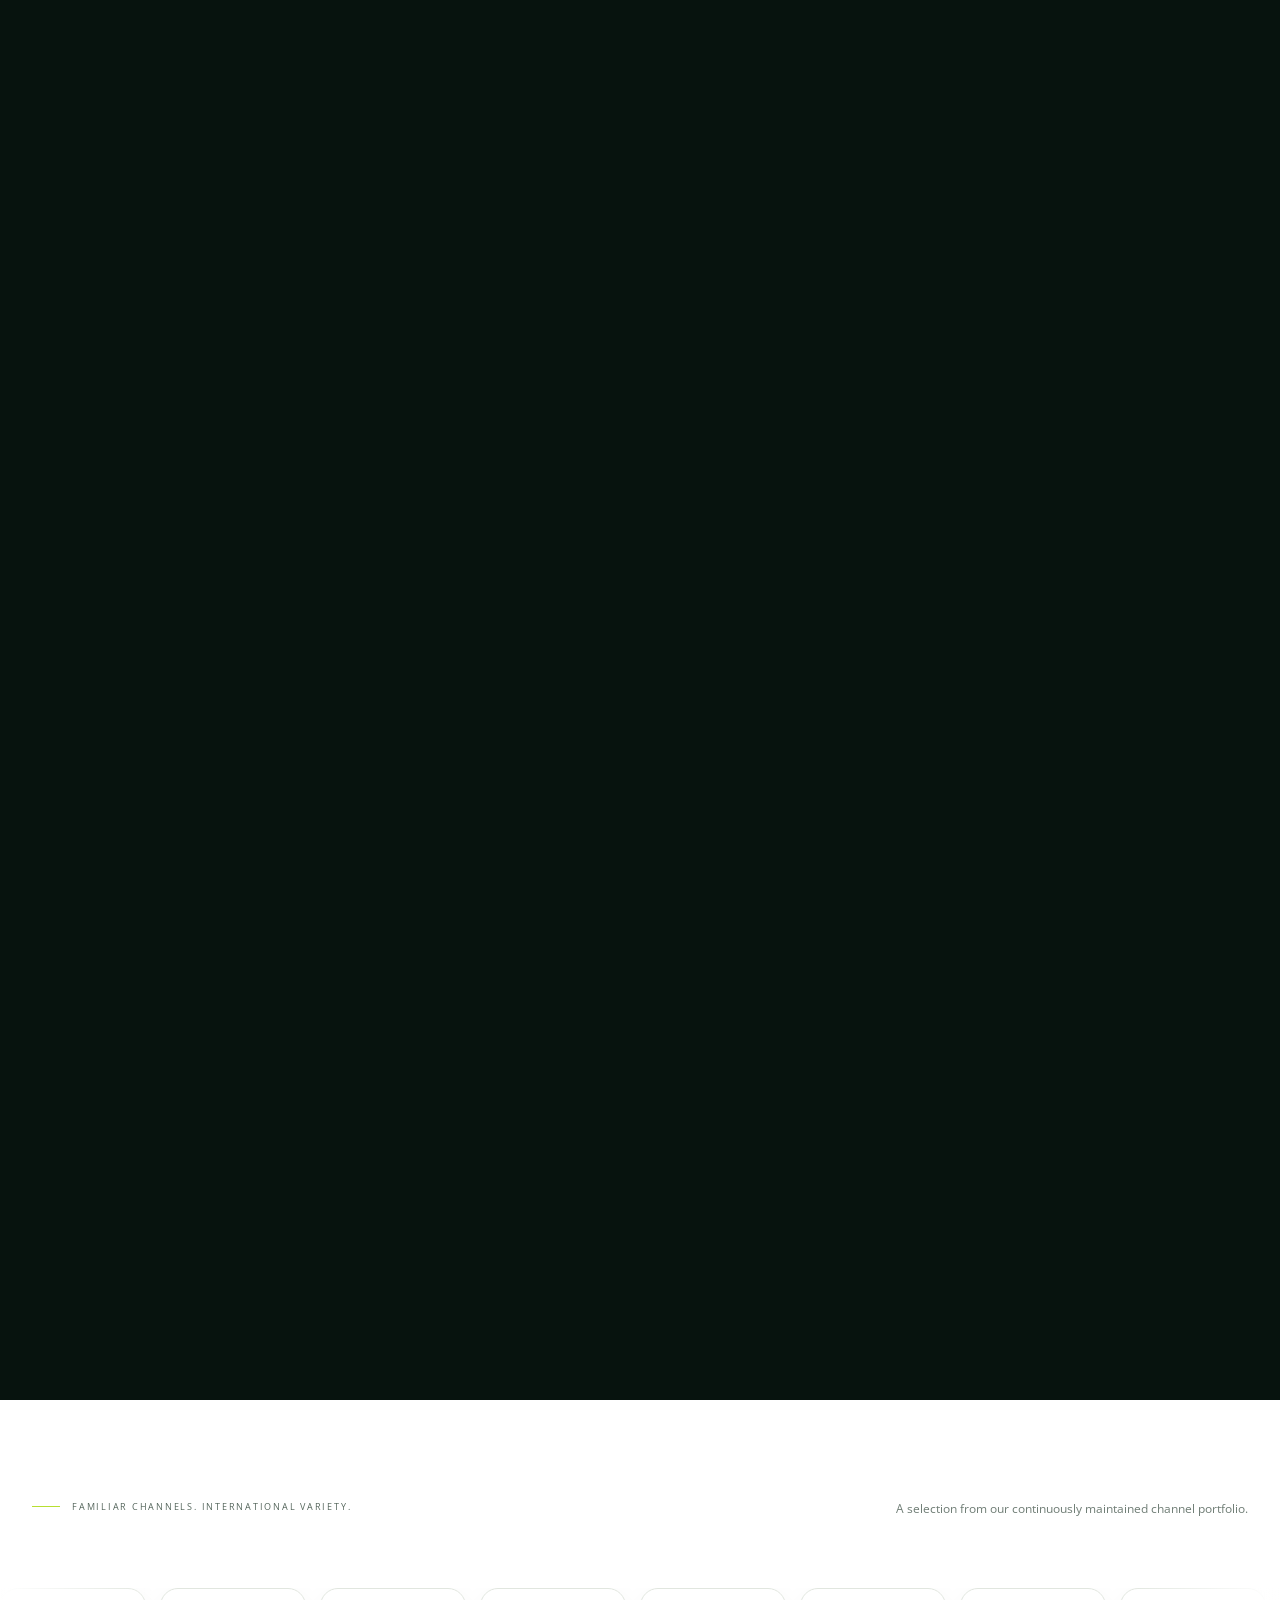
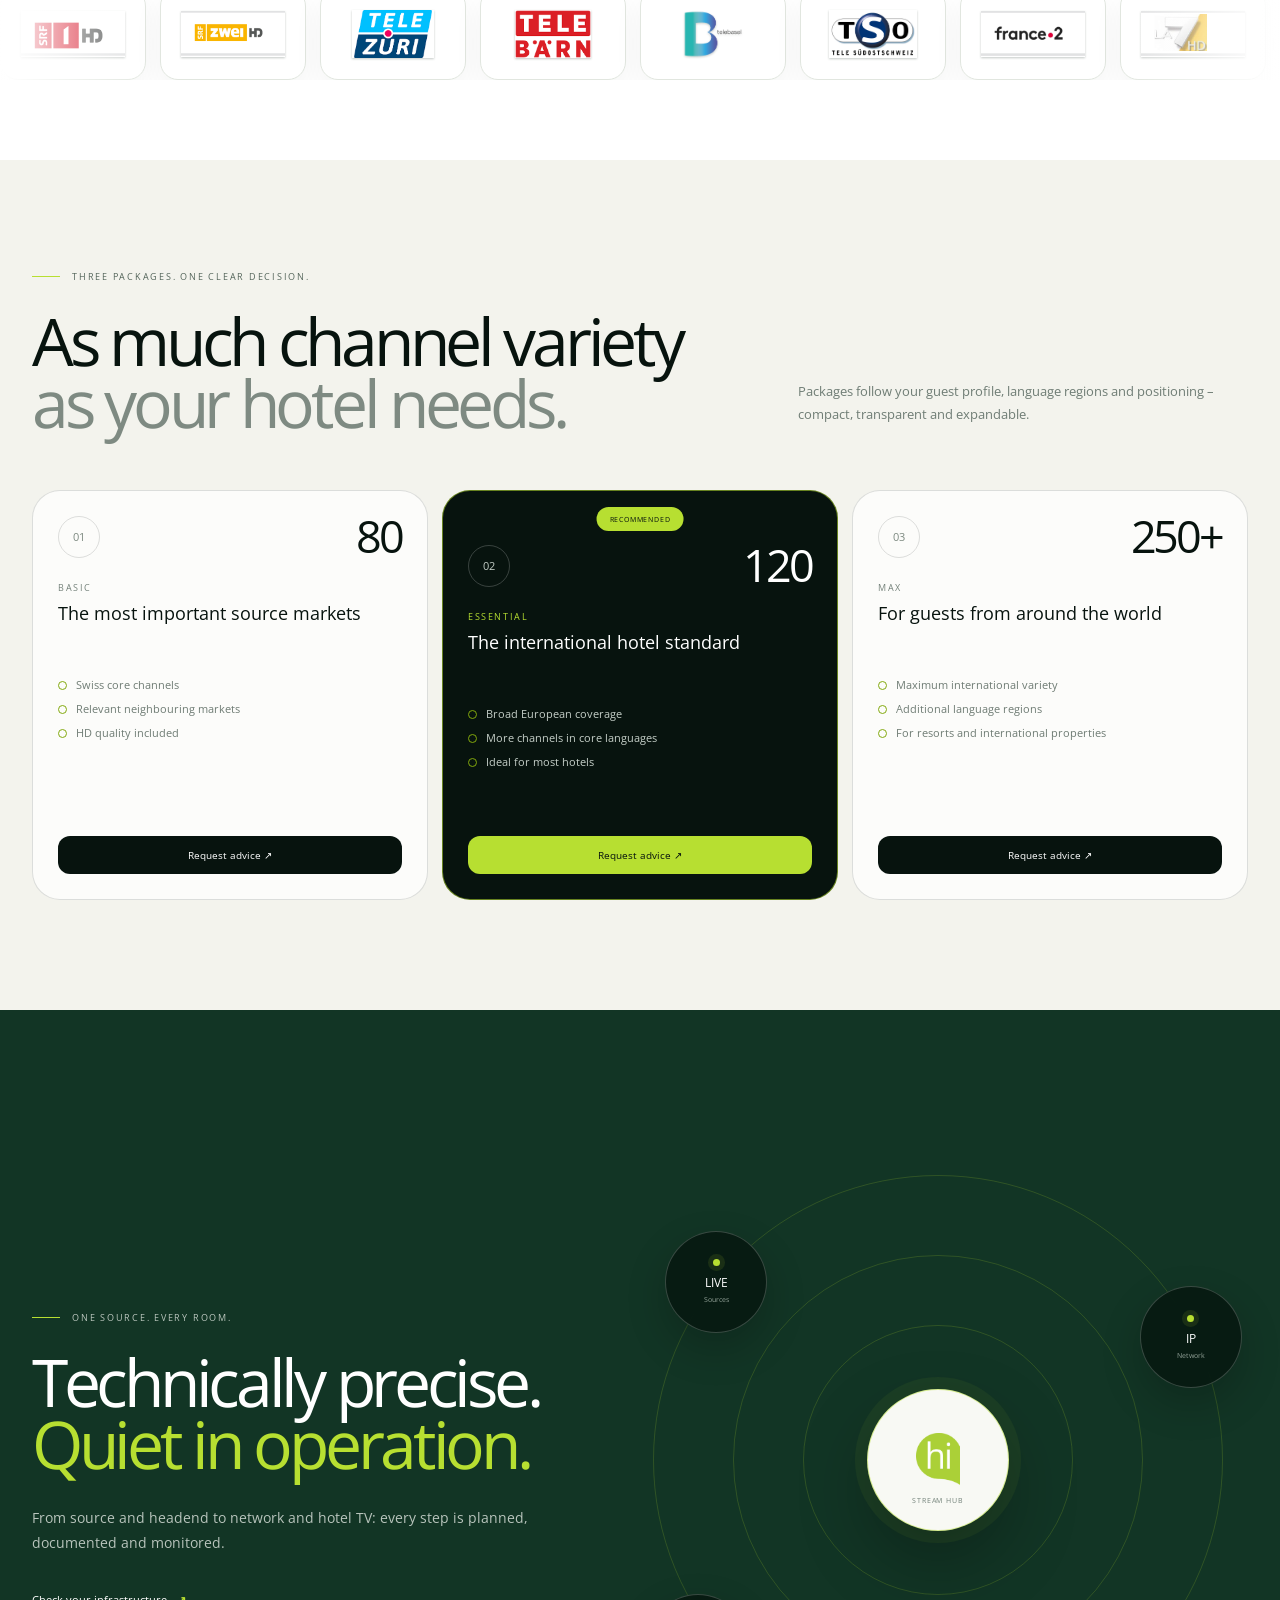
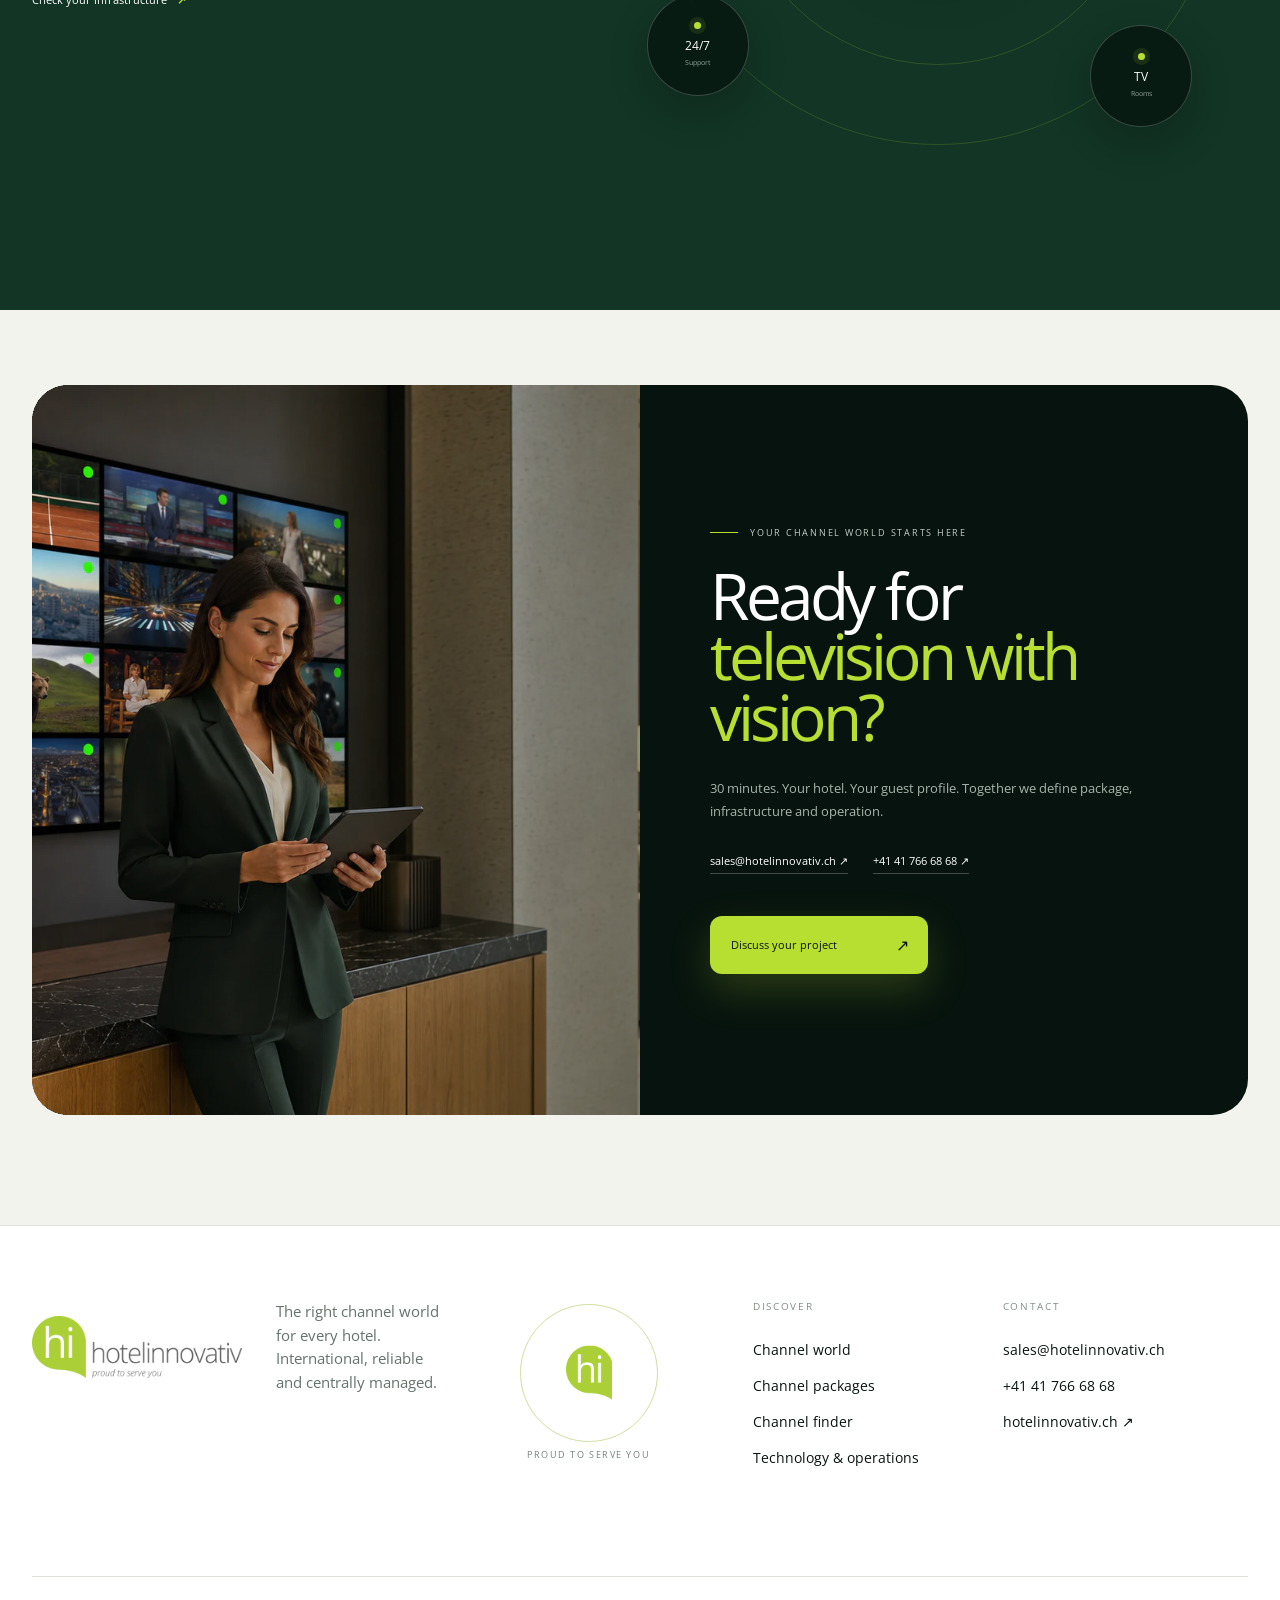
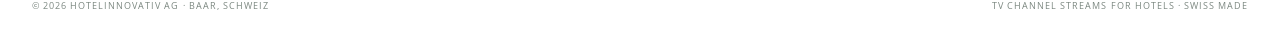
<file: en/index.html>
<!doctype html>
<html lang="en">
<head>
  <meta charset="utf-8">
  <meta name="viewport" content="width=device-width,initial-scale=1">
  <meta name="theme-color" content="#07130e">
  <meta name="description" content="250+ international TV channels for hotels – reliably distributed over IP, centrally managed and tailored to your guests.">
  <title>TV Channel Streams for Hotels | Hotelinnovativ</title>
  <link rel="canonical" href="https://hisenderstreams.pages.dev/en/">
  <link rel="alternate" hreflang="de" href="https://hisenderstreams.pages.dev/"><link rel="alternate" hreflang="en" href="https://hisenderstreams.pages.dev/en/"><link rel="alternate" hreflang="fr" href="https://hisenderstreams.pages.dev/fr/"><link rel="alternate" hreflang="it" href="https://hisenderstreams.pages.dev/it/">
  <meta property="og:type" content="website"><meta property="og:title" content="TV Channel Streams for Hotels"><meta property="og:description" content="250+ channels · 8+ languages · reliably delivered over IP."><meta property="og:image" content="https://hisenderstreams.pages.dev/assets/og-streams-premium-2026.jpg"><meta property="og:url" content="https://hisenderstreams.pages.dev/en/">
  <meta name="twitter:card" content="summary_large_image"><meta name="twitter:image" content="https://hisenderstreams.pages.dev/assets/og-streams-premium-2026.jpg">
  <link rel="preconnect" href="https://fonts.googleapis.com">
  <link rel="preconnect" href="https://fonts.gstatic.com" crossorigin>
  <link href="https://fonts.googleapis.com/css2?family=Open+Sans:wght@400&display=swap" rel="stylesheet">
  <link rel="stylesheet" href="/assets/streams-premium.css?v=20260825-logos8">
</head>
<body>
  <div class="page-progress" aria-hidden="true"><i></i></div>
  <div class="cursor-glow" aria-hidden="true"></div>

  <header class="site-header">
    <a class="brand" href="#top" aria-label="Hotelinnovativ – zum Seitenanfang">
      <img src="/assets/logo-hotelinnovativ-original.png" alt="Hotelinnovativ – proud to serve you">
    </a>
    <nav aria-label="Hauptnavigation">
      <a href="#story" data-i18n="navStory">Senderwelt</a>
      <a href="#packages" data-i18n="navPackages">Pakete</a>
      <a href="#finder" data-i18n="navFinder">Senderfinder</a>
    </nav>
    <div class="header-actions">
      <div class="language-switcher" aria-label="Sprache">
        <a href="/" aria-current="page">DE</a><a href="/en/">EN</a><a href="/fr/">FR</a><a href="/it/">IT</a>
      </div>
      <a class="header-cta magnetic" href="#contact"><span data-i18n="navCta">Projekt besprechen</span><b aria-hidden="true">↗</b></a>
      <button class="menu-toggle" aria-label="Menü öffnen" aria-expanded="false"><span></span><span></span></button>
    </div>
  </header>

  <main id="top">
    <section class="hero">
      <div class="hero-media" aria-hidden="true">
        <img src="/assets/streams-hero-hotel-tv-logos-v2.webp" alt="">
        <div class="hero-wash"></div>
      </div>
      <div class="grain" aria-hidden="true"></div>
      <div class="hero-inner">
        <div class="hero-copy reveal">
          <p class="eyebrow light"><span></span><b data-i18n="heroEyebrow">TV-Senderstreams · Swiss made</b></p>
          <h1 data-i18n-html="heroTitle">Die Welt zu Gast.<br><em>Ihr Fernsehen auch.</em></h1>
          <p class="hero-lead" data-i18n="heroLead">Bis zu 250+ Live-Sender in 8+ Sprachen – zuverlässig über IP verteilt, zentral überwacht und exakt auf Ihre Gästestruktur abgestimmt.</p>
          <div class="hero-actions">
            <a class="button button-lime magnetic" href="#story"><span data-i18n="heroPrimary">Senderwelt erleben</span><b aria-hidden="true">↓</b></a>
            <a class="quiet-link" href="#packages"><span data-i18n="heroSecondary">Pakete vergleichen</span> <b aria-hidden="true">↗</b></a>
          </div>
        </div>
        <div class="hero-signal reveal" data-delay="180" aria-label="Live-TV Leistungsübersicht">
          <div class="signal-head"><i></i><span>LIVE · INTERNATIONAL</span><small>IP</small></div>
          <div class="signal-grid">
            <span><strong>250+</strong><small data-i18n="heroMetric1">Live-Sender</small></span>
            <span><strong>8+</strong><small data-i18n="heroMetric2">Sprachen</small></span>
            <span><strong>24/7</strong><small data-i18n="heroMetric3">Monitoring</small></span>
          </div>
          <div class="signal-wave" aria-hidden="true"><i></i><i></i><i></i><i></i><i></i><i></i><i></i></div>
        </div>
      </div>
      <div class="hero-bottom">
        <div><strong>01–04</strong><span data-i18n-html="heroSignature">Eine Senderwelt.<br>Jedes Zimmer verbunden.</span></div>
        <div class="scroll-hint"><span data-i18n="heroScroll">Scrollen, um die Reise zu starten</span><i></i></div>
      </div>
    </section>

    <section id="finder" class="finder section-shell">
      <div class="section-heading">
        <div><p class="eyebrow reveal"><span></span><b data-i18n="finderEyebrow">Senderfinder</b></p><h2 class="reveal" data-i18n-html="finderTitle">Schnell finden.<br><em>Klar vergleichen.</em></h2></div>
        <p class="reveal" data-i18n="finderLead">Search by media type, language, package or channel name. The channel view stays deliberately compact.</p>
      </div>
      <div class="finder-panel reveal">
        <div class="finder-filters">
          <label class="search-field"><span aria-hidden="true">⌕</span><input id="channelSearch" type="search" placeholder="Sender suchen" data-i18n-placeholder="searchPlaceholder"></label>
          <select id="typeFilter" aria-label="Media type"><option value="" data-i18n="typeAll">TV & radio</option><option value="tv" data-i18n="typeTV">TV channels</option><option value="radio" data-i18n="typeRadio">Radio stations</option></select>
          <select id="packageFilter" aria-label="Paket"><option value="" data-i18n="packageAll">Alle Pakete</option><option value="basic">Basic</option><option value="essential">Essential</option><option value="max">Max</option></select>
          <select id="languageFilter" aria-label="Sprache"><option value="" data-i18n="langAll">Alle Sprachen</option></select>
          <button id="resetFilters" type="button" data-i18n="reset">Zurücksetzen</button>
        </div>
        <div class="finder-summary"><span><i></i><b id="resultCount">0</b> <span id="resultLabel">services found</span></span><small data-i18n="finderHint">Official Hotelinnovativ line-up: 263 TV channels and 142 radio stations.</small></div>
        <div id="channelGrid" class="channel-grid"></div>
        <button id="showMore" class="show-more" type="button" data-i18n="showMore">Weitere Sender anzeigen ↓</button>
      </div>
    </section>

    <section class="manifesto section-shell">
      <p class="eyebrow reveal"><span></span><b data-i18n="manifestEyebrow">Vertraut für Gäste. Klar für Hotels.</b></p>
      <h2 class="reveal" data-i18n-html="manifestTitle">Fernsehen ist mehr als ein Signal.<br><em>Es ist ein Stück Zuhause.</em></h2>
      <div class="manifesto-layout">
        <p class="reveal" data-i18n="manifestLead">Internationale Gäste erwarten ihre vertrauten Nachrichten, Sport- und Unterhaltungssender. Hotelinnovativ macht diese Vielfalt planbar, stabil und einfach betreibbar.</p>
        <div class="manifesto-stats reveal">
          <span><strong>250+</strong><small data-i18n="metricChannels">kuratierte Sender</small></span>
          <span><strong>8+</strong><small data-i18n="metricLanguages">Sprachräume</small></span>
          <span><strong>1</strong><small data-i18n="metricOperation">zentraler Betrieb</small></span>
        </div>
      </div>
    </section>

    <section id="story" class="story-scroll" aria-label="Vier Kapitel der TV-Stream-Lösung">
      <div class="story-stage">
        <div class="story-backgrounds" aria-hidden="true">
          <figure class="story-bg active"><img src="/assets/streams-hero-hotel-tv-logos-v2.webp" alt=""></figure>
          <figure class="story-bg"><img src="/assets/streams-guest-live-tv-2026.webp" alt=""></figure>
          <figure class="story-bg"><img src="/assets/streams-ip-operations-2026.webp" alt=""></figure>
          <figure class="story-bg"><img src="/assets/streams-central-management-2026.webp" alt=""></figure>
          <div class="story-wash"></div><div class="grain"></div>
        </div>
        <div class="story-rail" aria-hidden="true">
          <small data-i18n="storyLabel">TV STREAM JOURNEY</small>
          <div class="rail-track"><i></i><b></b></div>
          <div class="rail-stops"><span class="active">01</span><span>02</span><span>03</span><span>04</span></div>
        </div>
        <div class="story-copy-wrap">
          <article class="story-copy active">
            <p data-i18n="chapter1Eyebrow">01 · SENDERWELT</p>
            <h2 data-i18n-html="chapter1Title">International gedacht.<br><em>Persönlich empfangen.</em></h2>
            <div class="story-body"><span data-i18n="chapter1Label">Für jede Gästestruktur</span><p data-i18n="chapter1Body">Von Schweizer Kernsendern bis zu internationalen Nachrichten, Sport, Kultur und Entertainment – kuratiert statt beliebig.</p></div>
            <div class="story-pills"><span>Live TV</span><span>8+ Languages</span><span>HD</span></div>
          </article>
          <article class="story-copy">
            <p data-i18n="chapter2Eyebrow">02 · GÄSTEERLEBNIS</p>
            <h2 data-i18n-html="chapter2Title">Der vertraute Sender.<br><em>Fern von Zuhause.</em></h2>
            <div class="story-body"><span data-i18n="chapter2Label">Relevanz im Zimmer</span><p data-i18n="chapter2Body">Gäste finden schneller, was sie kennen. Klare Senderlisten und passende Sprachwelten machen den Hotel-TV intuitiv.</p></div>
            <div class="story-pills"><span>News</span><span>Sport</span><span>Entertainment</span></div>
          </article>
          <article class="story-copy">
            <p data-i18n="chapter3Eyebrow">03 · IP-DISTRIBUTION</p>
            <h2 data-i18n-html="chapter3Title">Ein Signal.<br><em>Jedes Zimmer.</em></h2>
            <div class="story-body"><span data-i18n="chapter3Label">Stabil bis zum TV</span><p data-i18n="chapter3Body">Streams werden zentral aufbereitet, überwacht und über die vorhandene Netzwerkinfrastruktur sicher an die Zimmer verteilt.</p></div>
            <div class="story-pills"><span>Multicast</span><span>Monitoring</span><span>Redundancy</span></div>
          </article>
          <article class="story-copy">
            <p data-i18n="chapter4Eyebrow">04 · BETRIEB</p>
            <h2 data-i18n-html="chapter4Title">Zentral im Blick.<br><em>Lokal betreut.</em></h2>
            <div class="story-body"><span data-i18n="chapter4Label">Schweizer Support</span><p data-i18n="chapter4Body">Senderstatus, Paketänderungen und Störungen bleiben transparent. Hotelinnovativ begleitet Planung, Umsetzung und laufenden Betrieb.</p></div>
            <div class="story-pills"><span>24/7</span><span>Swiss Support</span><span>SLA</span></div>
          </article>
        </div>
        <div class="story-status">
          <small data-i18n="storyStatus">LIVE STATUS</small>
          <strong data-i18n="storyStatusValue">250+ Sender bereit</strong>
          <span><i></i><b data-i18n="storyStatusSub">Signal stabil</b></span>
        </div>
        <div class="story-counter"><span>01</span><i></i><b>04</b></div>
        <div class="story-markers" aria-hidden="true"><span></span><span></span><span></span><span></span></div>
      </div>
    </section>

    <section class="logo-world" aria-label="Auswahl verfügbarer TV-Sender">
      <div class="section-shell logo-world-head reveal">
        <p class="eyebrow"><span></span><b data-i18n="logosEyebrow">Vertraute Sender. Internationale Vielfalt.</b></p>
        <p data-i18n="logosLead">Eine Auswahl aus unserem laufend gepflegten Senderportfolio.</p>
      </div>
      <div class="channel-marquee" aria-hidden="true"><div class="channel-marquee-track"></div></div>
    </section>

    <section id="packages" class="packages section-shell">
      <div class="section-heading">
        <div><p class="eyebrow reveal"><span></span><b data-i18n="packagesEyebrow">Drei Pakete. Eine klare Entscheidung.</b></p><h2 class="reveal" data-i18n-html="packagesTitle">So viel Senderwelt,<br><em>wie Ihr Hotel braucht.</em></h2></div>
        <p class="reveal" data-i18n="packagesLead">Die Pakete orientieren sich an Gästestruktur, Sprachräumen und Positionierung – kompakt, transparent und jederzeit erweiterbar.</p>
      </div>
      <div class="package-grid">
        <article class="package-card reveal" data-package="basic" data-channels="80">
          <div class="package-top"><span>01</span><strong>80</strong></div>
          <p class="package-name">Basic</p>
          <h3 data-i18n="basicTitle">Die wichtigsten Herkunftsmärkte</h3>
          <ul><li data-i18n="basicF1">Schweizer Kernsender</li><li data-i18n="basicF2">Relevante Nachbarländer</li><li data-i18n="basicF3">HD-Qualität inklusive</li></ul>
          <a href="#contact" data-i18n="packageCta">Beratung anfragen ↗</a>
        </article>
        <article class="package-card featured reveal" data-delay="100" data-package="essential" data-channels="120">
          <div class="recommended" data-i18n="recommended">Empfohlene Wahl</div>
          <div class="package-top"><span>02</span><strong>120</strong></div>
          <p class="package-name">Essential</p>
          <h3 data-i18n="essentialTitle">Der internationale Hotelstandard</h3>
          <ul><li data-i18n="essentialF1">Breite europäische Abdeckung</li><li data-i18n="essentialF2">Mehr Sender in Kernsprachen</li><li data-i18n="essentialF3">Für die meisten Hotels ideal</li></ul>
          <a href="#contact" data-i18n="packageCta">Beratung anfragen ↗</a>
        </article>
        <article class="package-card reveal" data-delay="200" data-package="max" data-channels="250+">
          <div class="package-top"><span>03</span><strong>250+</strong></div>
          <p class="package-name">Max</p>
          <h3 data-i18n="maxTitle">Für Gäste aus aller Welt</h3>
          <ul><li data-i18n="maxF1">Maximale internationale Vielfalt</li><li data-i18n="maxF2">Zusätzliche Sprachräume</li><li data-i18n="maxF3">Für Resorts und internationale Häuser</li></ul>
          <a href="#contact" data-i18n="packageCta">Beratung anfragen ↗</a>
        </article>
      </div>
    </section>



    <section id="platform" class="platform-section">
      <div class="section-shell platform-grid">
        <div class="platform-copy reveal">
          <p class="eyebrow"><span></span><b data-i18n="platformEyebrow">Eine Quelle. Jedes Zimmer.</b></p>
          <h2 data-i18n-html="platformTitle">Technisch präzise.<br><em>Im Betrieb angenehm ruhig.</em></h2>
          <p data-i18n="platformLead">Von der Senderzuführung über Headend und Netzwerk bis zum Hotel-TV: Jeder Schritt wird geplant, dokumentiert und überwacht.</p>
          <a class="quiet-link" href="#contact"><span data-i18n="platformCta">Infrastruktur prüfen lassen</span> <b>↗</b></a>
        </div>
        <div class="network-map reveal" aria-label="IP-Verteilung im Hotel">
          <div class="network-core"><span class="hi-crop"><img src="/assets/logo-hotelinnovativ-original.png" alt=""></span><small>STREAM HUB</small></div>
          <span class="node n1"><i></i><b>LIVE</b><small>Sources</small></span>
          <span class="node n2"><i></i><b>IP</b><small>Network</small></span>
          <span class="node n3"><i></i><b>TV</b><small>Rooms</small></span>
          <span class="node n4"><i></i><b>24/7</b><small>Support</small></span>
          <div class="network-ring r1"></div><div class="network-ring r2"></div><div class="network-ring r3"></div>
        </div>
      </div>
    </section>

    <section id="contact" class="contact section-shell">
      <div class="contact-panel">
        <div class="contact-media"><img src="/assets/streams-central-management-2026.webp" alt="Zentraler Betrieb der Hotel-TV-Senderstreams"><div></div></div>
        <div class="contact-content">
          <p class="eyebrow light reveal"><span></span><b data-i18n="contactEyebrow">Ihre Senderwelt beginnt hier</b></p>
          <h2 class="reveal" data-i18n-html="contactTitle">Bereit für<br><em>Fernsehen mit Weitblick?</em></h2>
          <p class="reveal" data-i18n="contactLead">30 Minuten. Ihr Hotel. Ihre Gästestruktur. Gemeinsam definieren wir Paket, Infrastruktur und Betrieb.</p>
          <div class="contact-links reveal"><a href="mailto:sales@hotelinnovativ.ch">sales@hotelinnovativ.ch ↗</a><a href="tel:+41417666868">+41 41 766 68 68 ↗</a></div>
          <a class="button button-lime magnetic reveal" href="mailto:sales@hotelinnovativ.ch?subject=TV-Senderstreams%20für%20mein%20Hotel"><span data-i18n="contactCta">Projekt besprechen</span><b>↗</b></a>
        </div>
      </div>
    </section>
  </main>

  <footer class="hi-site-footer">
    <div class="hi-footer-grid">
      <div class="hi-footer-intro">
        <img class="hi-footer-wordmark" src="/assets/logo-hotelinnovativ-original.png" alt="Hotelinnovativ – proud to serve you">
        <p data-i18n-html="footerClaim">Die passende Senderwelt für jedes Hotel.<br>International, zuverlässig und zentral betreut.</p>
      </div>
      <div class="hi-footer-seal" aria-label="Hotelinnovativ – proud to serve you"><i></i><i></i><span class="hi-footer-pictogram"><img src="/assets/logo-hotelinnovativ-original.png" alt=""></span><small>PROUD TO SERVE YOU</small></div>
      <nav class="hi-footer-links" aria-label="TV-Streams entdecken">
        <small data-i18n="footerDiscover">Entdecken</small>
        <a href="#story" data-i18n="footerLink1">Senderwelt</a><a href="#packages" data-i18n="footerLink2">Senderpakete</a><a href="#finder" data-i18n="footerLink3">Senderfinder</a><a href="#platform" data-i18n="footerLink4">Technik & Betrieb</a>
      </nav>
      <div class="hi-footer-contact">
        <small data-i18n="footerContact">Kontakt</small>
        <a href="mailto:sales@hotelinnovativ.ch">sales@hotelinnovativ.ch</a><a href="tel:+41417666868">+41 41 766 68 68</a><a href="https://www.hotelinnovativ.ch/" target="_blank" rel="noreferrer">hotelinnovativ.ch ↗</a>
      </div>
      <div class="hi-footer-bottom"><span>© 2026 Hotelinnovativ AG · Baar, Schweiz</span><span data-i18n="footerSignature">TV-Senderstreams für Hotels · Swiss Made</span></div>
    </div>
  </footer>

  <script src="/assets/channels-data.js?v=20260825-logos8"></script>
  <script src="/assets/streams-premium.js?v=20260825-logos8"></script>
</body>
</html>
</file>
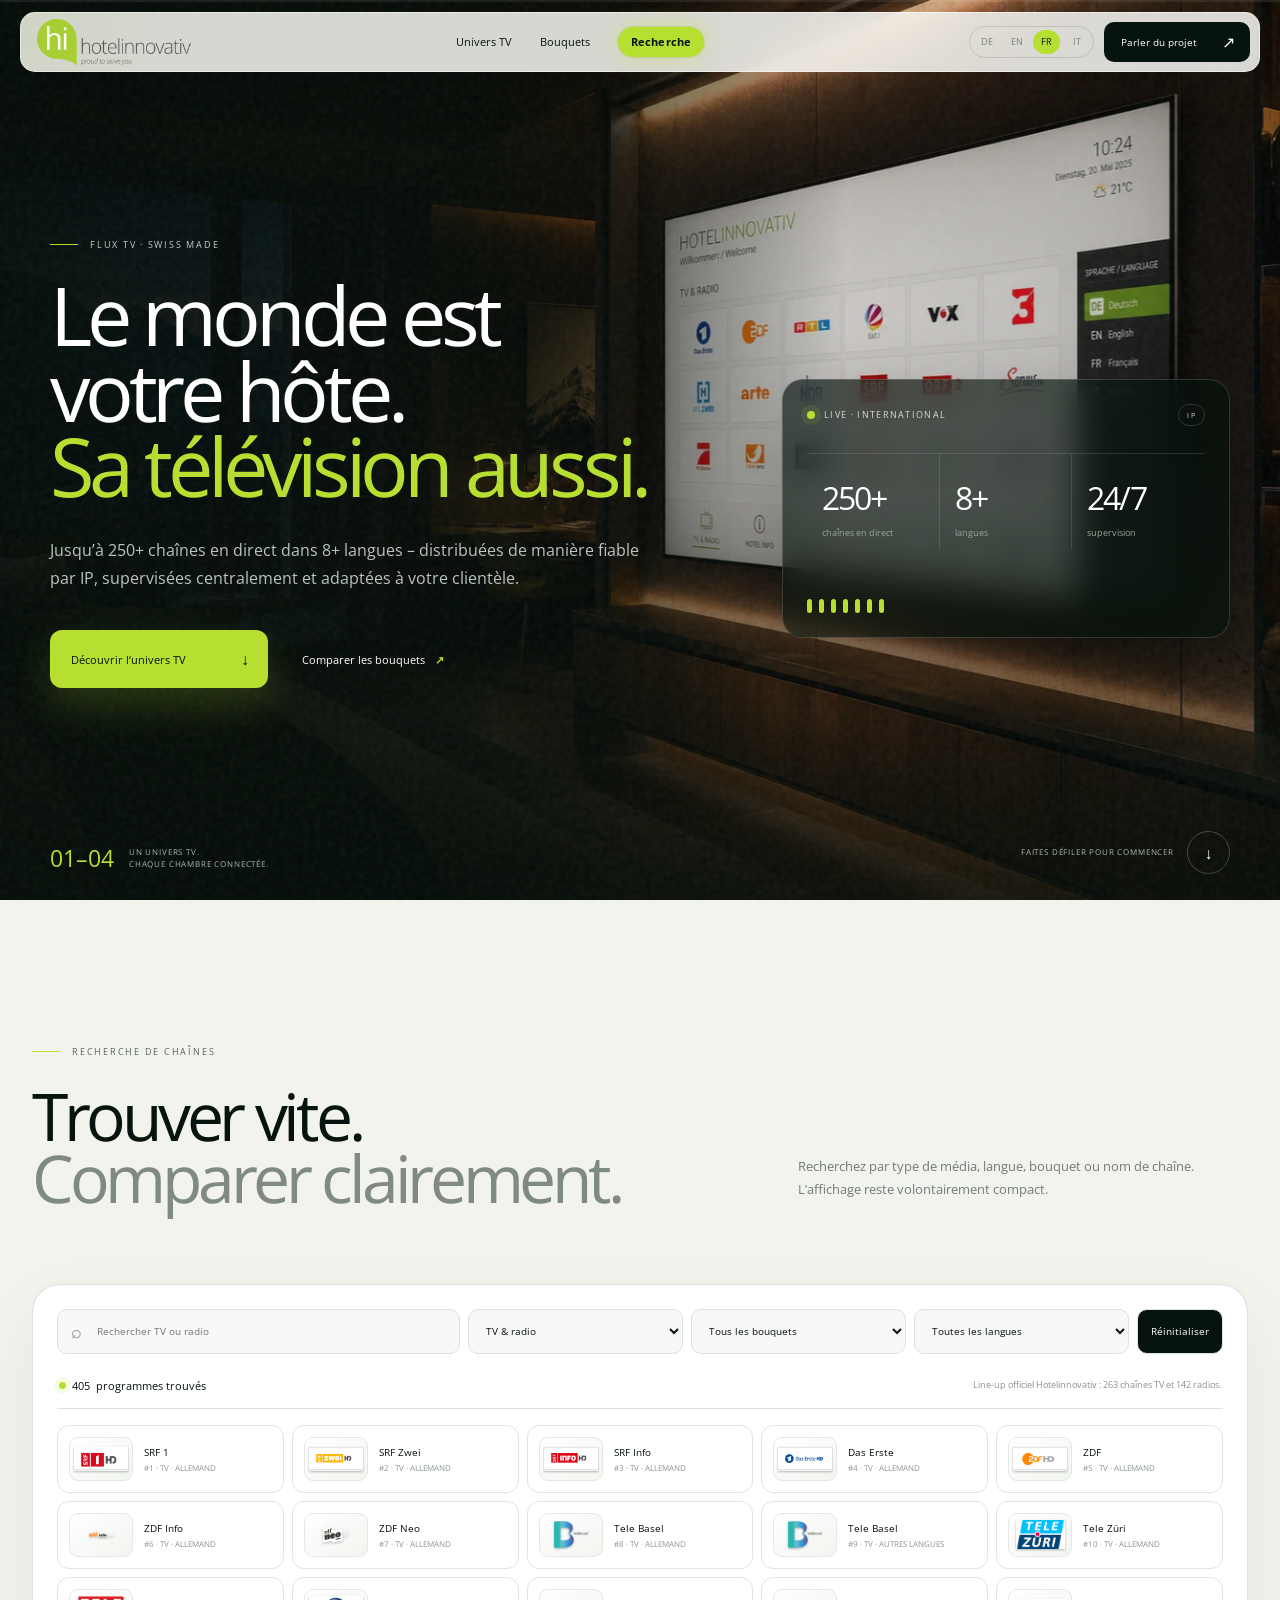
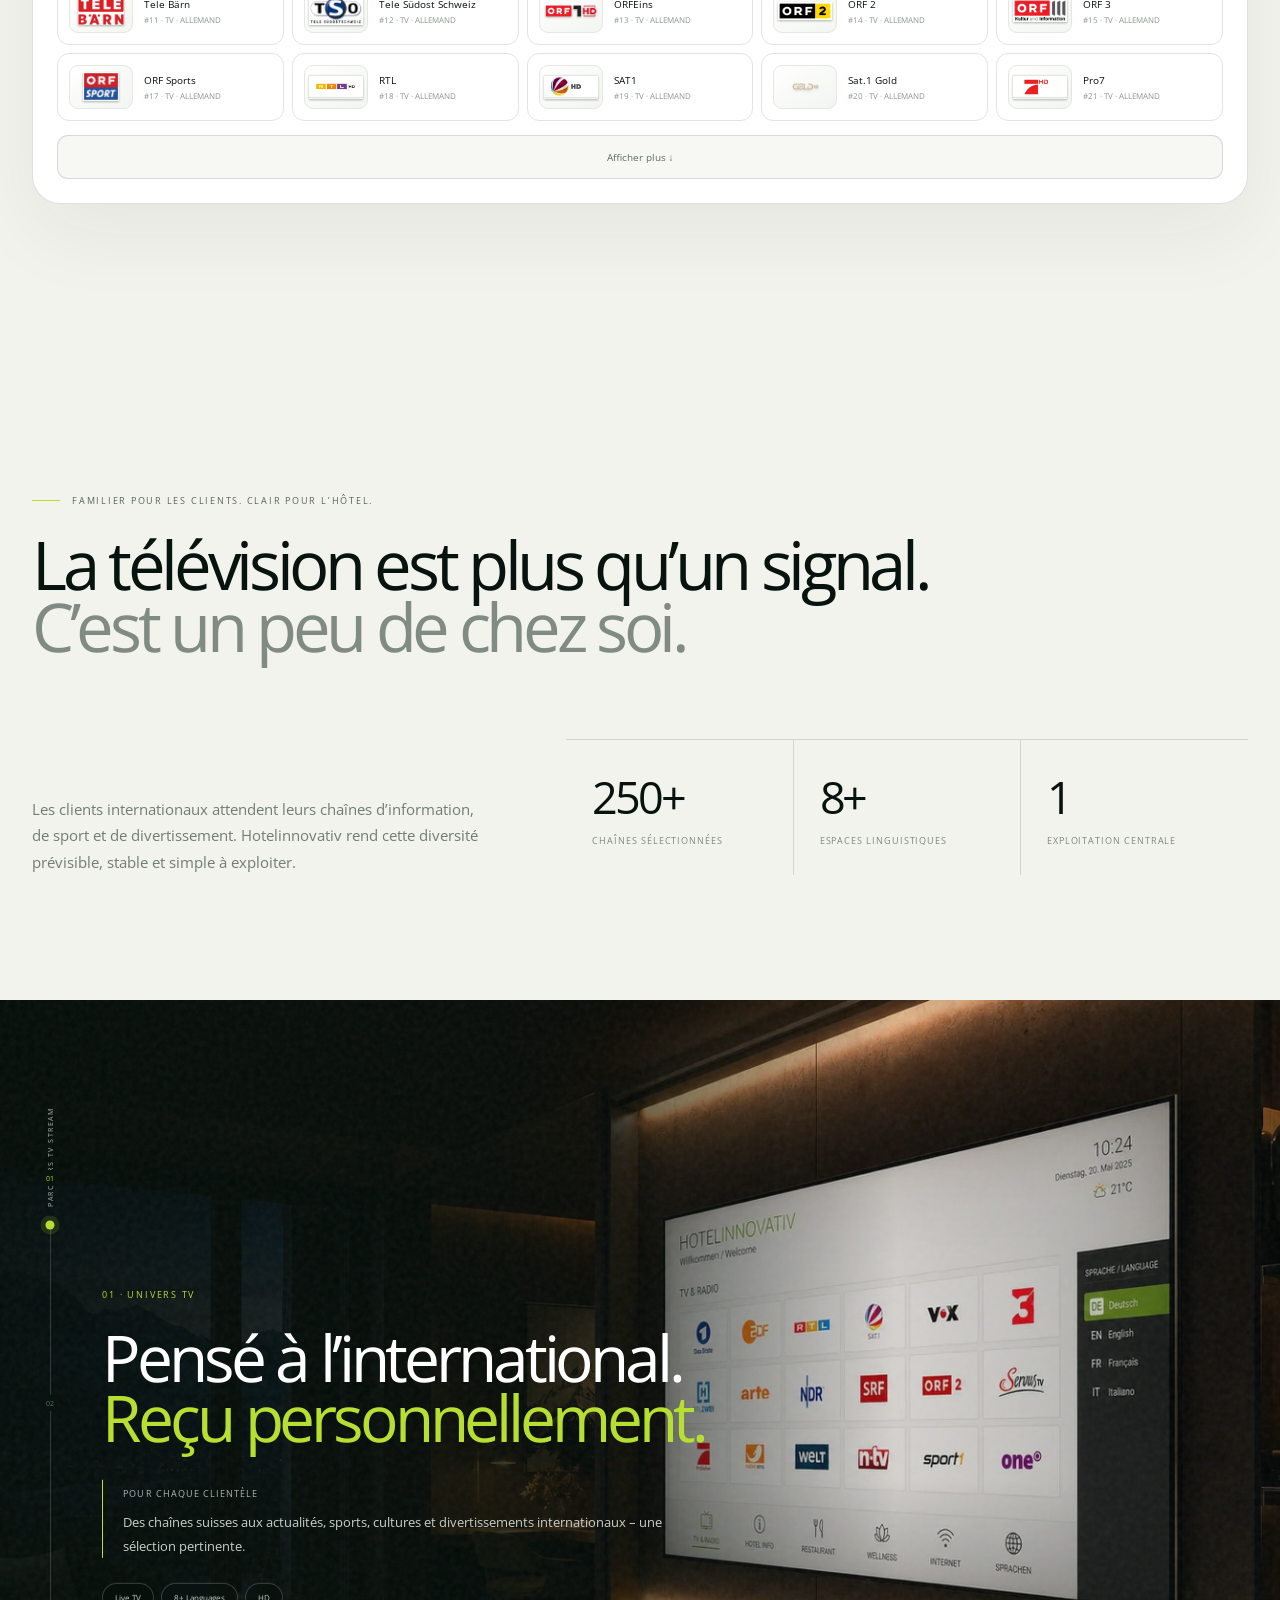
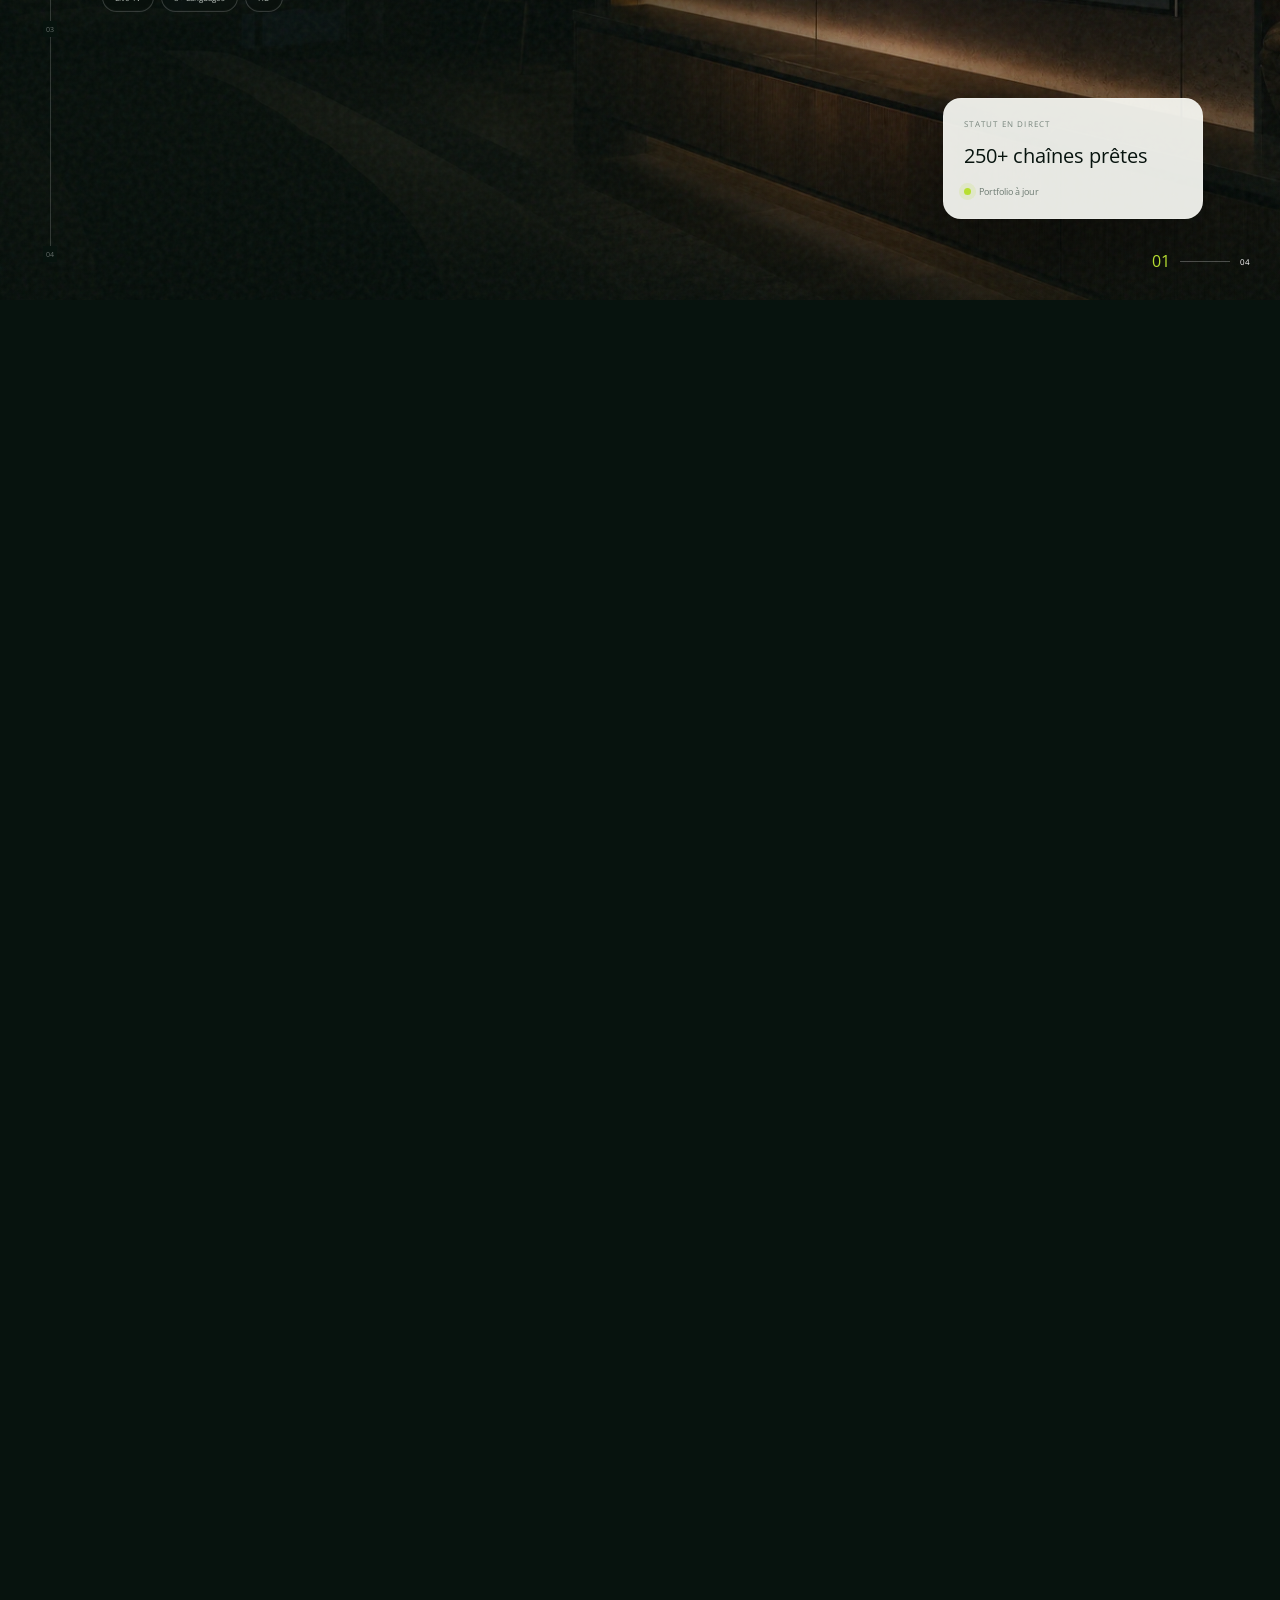
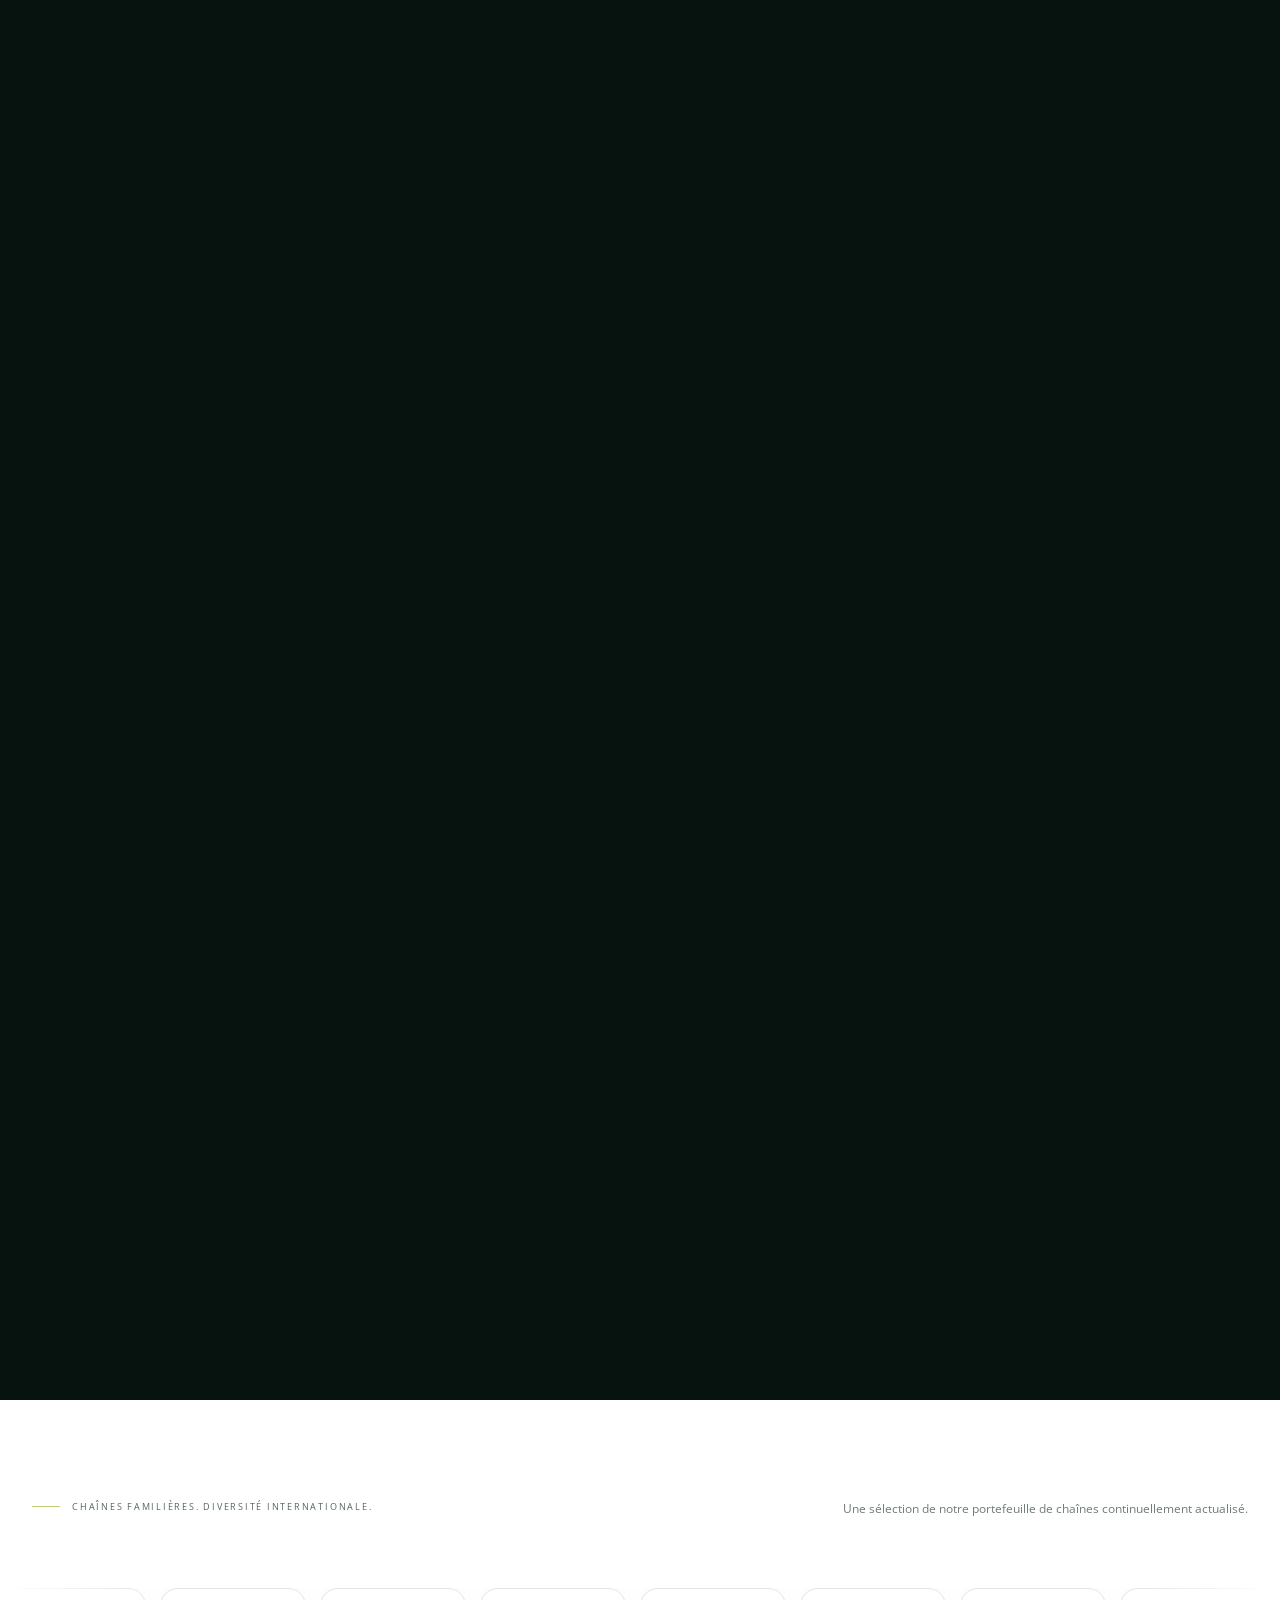
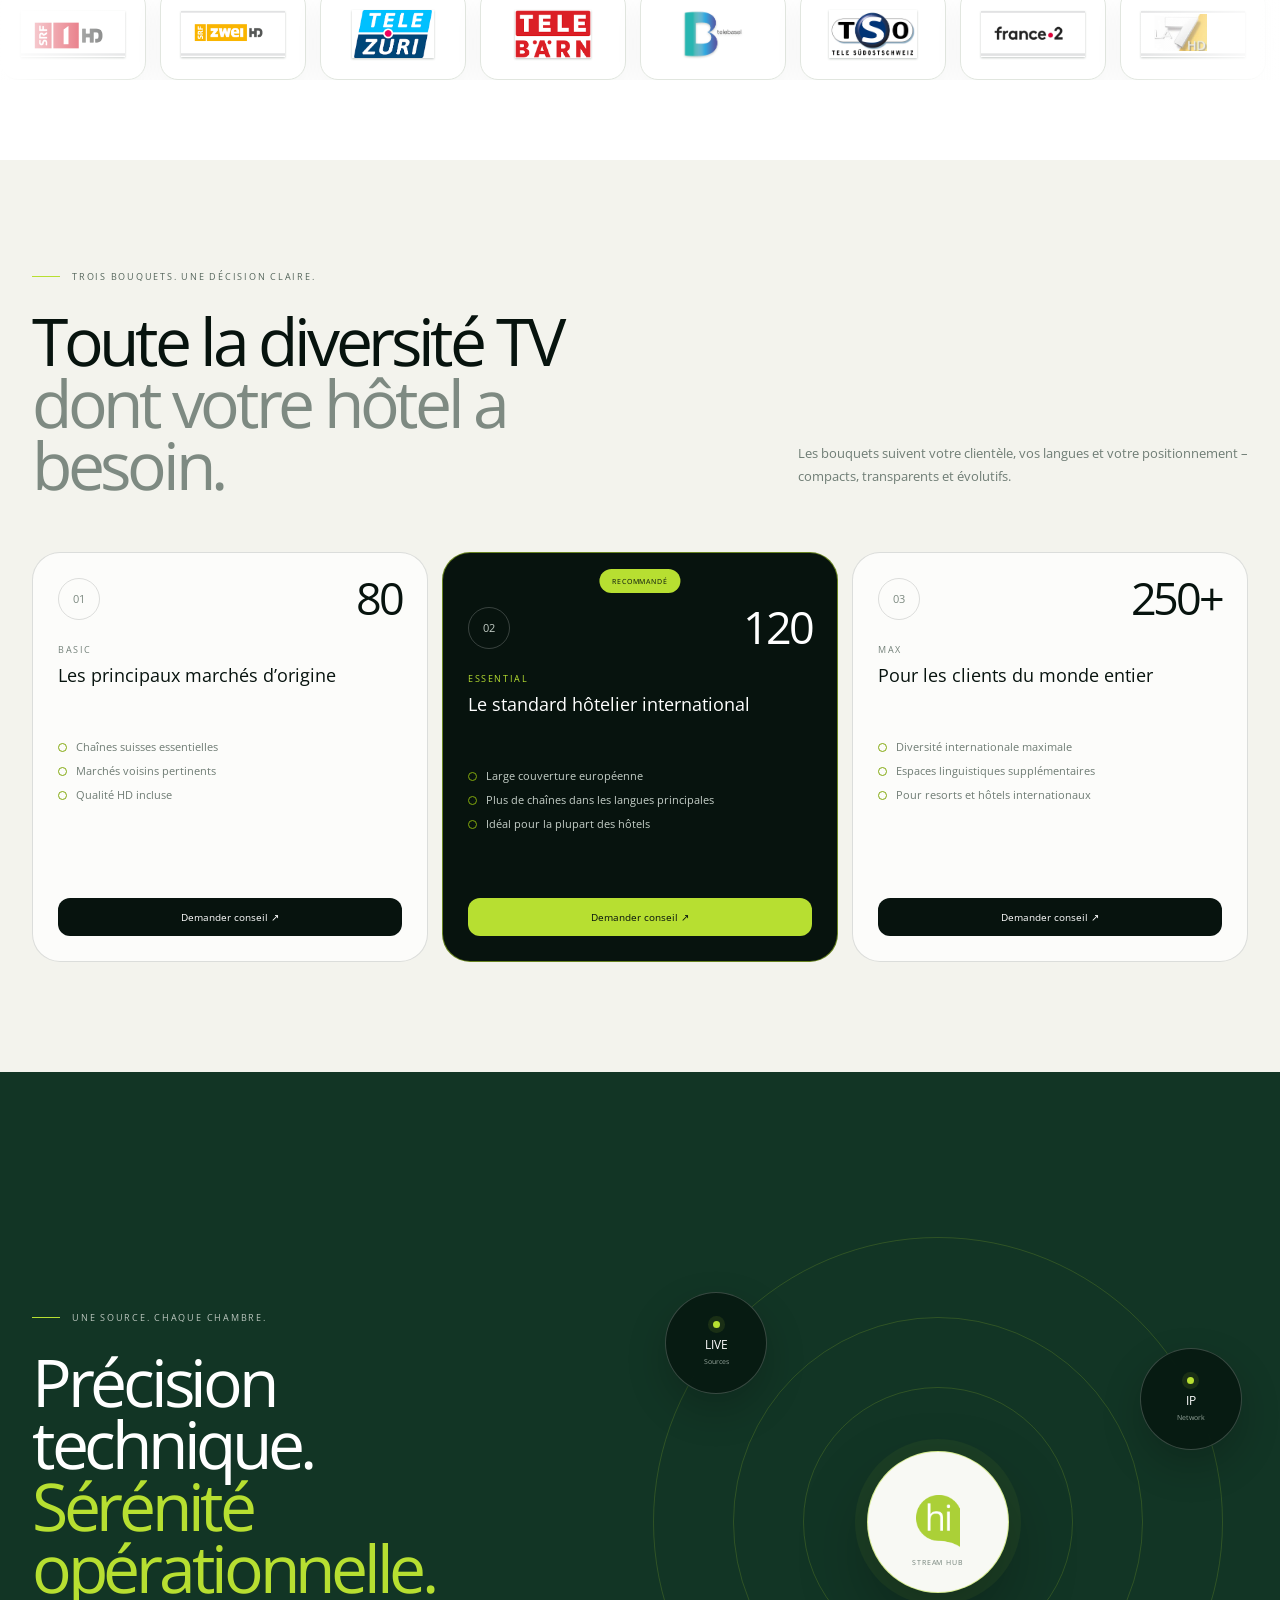
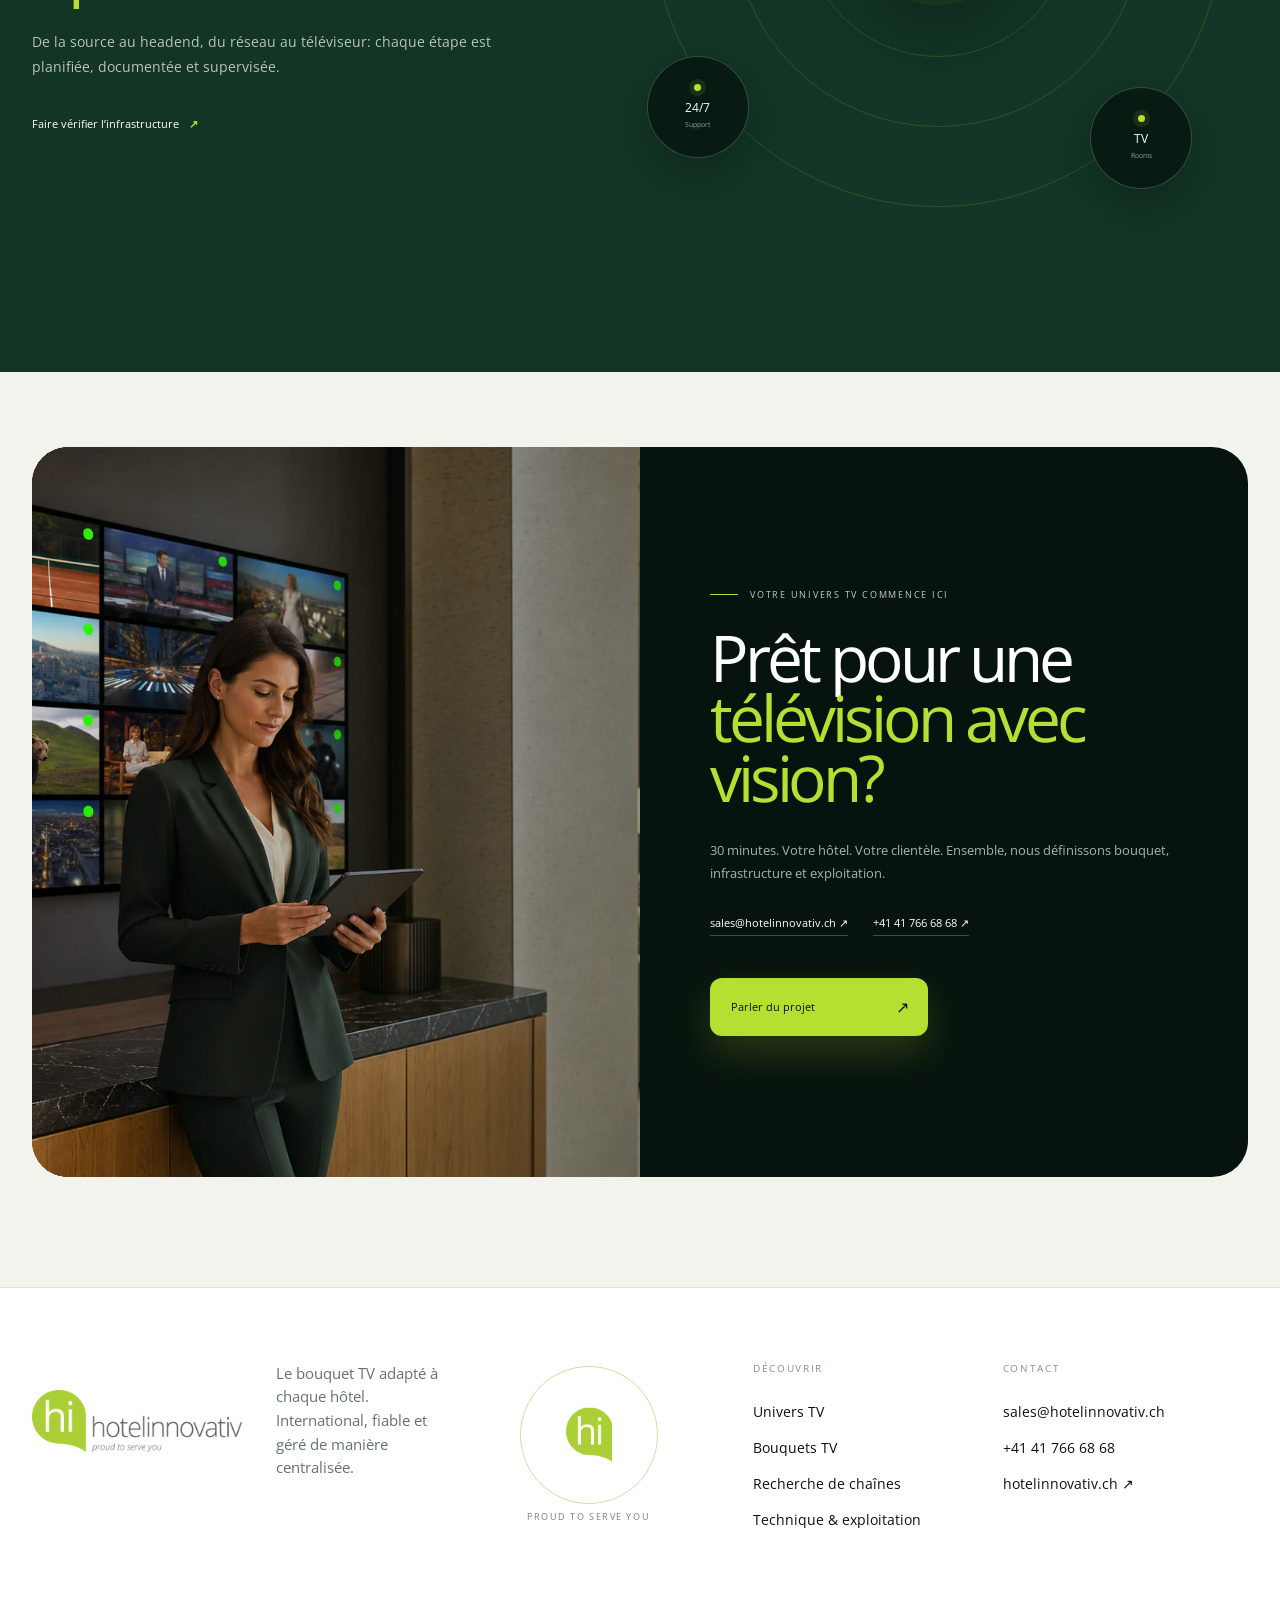
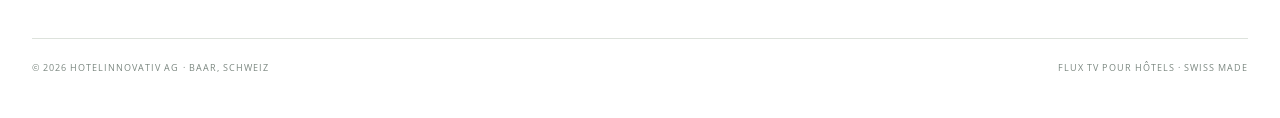
<file: fr/index.html>
<!doctype html>
<html lang="fr">
<head>
  <meta charset="utf-8">
  <meta name="viewport" content="width=device-width,initial-scale=1">
  <meta name="theme-color" content="#07130e">
  <meta name="description" content="250+ chaînes internationales pour hôtels – distribuées par IP de manière fiable et gérées centralement.">
  <title>Flux TV pour hôtels | Hotelinnovativ</title>
  <link rel="canonical" href="https://hisenderstreams.pages.dev/fr/">
  <link rel="alternate" hreflang="de" href="https://hisenderstreams.pages.dev/"><link rel="alternate" hreflang="en" href="https://hisenderstreams.pages.dev/en/"><link rel="alternate" hreflang="fr" href="https://hisenderstreams.pages.dev/fr/"><link rel="alternate" hreflang="it" href="https://hisenderstreams.pages.dev/it/">
  <meta property="og:type" content="website"><meta property="og:title" content="Flux TV pour hôtels"><meta property="og:description" content="250+ chaînes · 8+ langues · distribuées de manière fiable par IP."><meta property="og:image" content="https://hisenderstreams.pages.dev/assets/og-streams-premium-2026.jpg"><meta property="og:url" content="https://hisenderstreams.pages.dev/fr/">
  <meta name="twitter:card" content="summary_large_image"><meta name="twitter:image" content="https://hisenderstreams.pages.dev/assets/og-streams-premium-2026.jpg">
  <link rel="preconnect" href="https://fonts.googleapis.com">
  <link rel="preconnect" href="https://fonts.gstatic.com" crossorigin>
  <link href="https://fonts.googleapis.com/css2?family=Open+Sans:wght@400&display=swap" rel="stylesheet">
  <link rel="stylesheet" href="/assets/streams-premium.css?v=20260825-logos8">
</head>
<body>
  <div class="page-progress" aria-hidden="true"><i></i></div>
  <div class="cursor-glow" aria-hidden="true"></div>

  <header class="site-header">
    <a class="brand" href="#top" aria-label="Hotelinnovativ – zum Seitenanfang">
      <img src="/assets/logo-hotelinnovativ-original.png" alt="Hotelinnovativ – proud to serve you">
    </a>
    <nav aria-label="Hauptnavigation">
      <a href="#story" data-i18n="navStory">Senderwelt</a>
      <a href="#packages" data-i18n="navPackages">Pakete</a>
      <a href="#finder" data-i18n="navFinder">Senderfinder</a>
    </nav>
    <div class="header-actions">
      <div class="language-switcher" aria-label="Sprache">
        <a href="/" aria-current="page">DE</a><a href="/en/">EN</a><a href="/fr/">FR</a><a href="/it/">IT</a>
      </div>
      <a class="header-cta magnetic" href="#contact"><span data-i18n="navCta">Projekt besprechen</span><b aria-hidden="true">↗</b></a>
      <button class="menu-toggle" aria-label="Menü öffnen" aria-expanded="false"><span></span><span></span></button>
    </div>
  </header>

  <main id="top">
    <section class="hero">
      <div class="hero-media" aria-hidden="true">
        <img src="/assets/streams-hero-hotel-tv-logos-v2.webp" alt="">
        <div class="hero-wash"></div>
      </div>
      <div class="grain" aria-hidden="true"></div>
      <div class="hero-inner">
        <div class="hero-copy reveal">
          <p class="eyebrow light"><span></span><b data-i18n="heroEyebrow">TV-Senderstreams · Swiss made</b></p>
          <h1 data-i18n-html="heroTitle">Die Welt zu Gast.<br><em>Ihr Fernsehen auch.</em></h1>
          <p class="hero-lead" data-i18n="heroLead">Bis zu 250+ Live-Sender in 8+ Sprachen – zuverlässig über IP verteilt, zentral überwacht und exakt auf Ihre Gästestruktur abgestimmt.</p>
          <div class="hero-actions">
            <a class="button button-lime magnetic" href="#story"><span data-i18n="heroPrimary">Senderwelt erleben</span><b aria-hidden="true">↓</b></a>
            <a class="quiet-link" href="#packages"><span data-i18n="heroSecondary">Pakete vergleichen</span> <b aria-hidden="true">↗</b></a>
          </div>
        </div>
        <div class="hero-signal reveal" data-delay="180" aria-label="Live-TV Leistungsübersicht">
          <div class="signal-head"><i></i><span>LIVE · INTERNATIONAL</span><small>IP</small></div>
          <div class="signal-grid">
            <span><strong>250+</strong><small data-i18n="heroMetric1">Live-Sender</small></span>
            <span><strong>8+</strong><small data-i18n="heroMetric2">Sprachen</small></span>
            <span><strong>24/7</strong><small data-i18n="heroMetric3">Monitoring</small></span>
          </div>
          <div class="signal-wave" aria-hidden="true"><i></i><i></i><i></i><i></i><i></i><i></i><i></i></div>
        </div>
      </div>
      <div class="hero-bottom">
        <div><strong>01–04</strong><span data-i18n-html="heroSignature">Eine Senderwelt.<br>Jedes Zimmer verbunden.</span></div>
        <div class="scroll-hint"><span data-i18n="heroScroll">Scrollen, um die Reise zu starten</span><i></i></div>
      </div>
    </section>

    <section id="finder" class="finder section-shell">
      <div class="section-heading">
        <div><p class="eyebrow reveal"><span></span><b data-i18n="finderEyebrow">Senderfinder</b></p><h2 class="reveal" data-i18n-html="finderTitle">Schnell finden.<br><em>Klar vergleichen.</em></h2></div>
        <p class="reveal" data-i18n="finderLead">Recherchez par type de média, langue, bouquet ou nom de chaîne. L’affichage reste volontairement compact.</p>
      </div>
      <div class="finder-panel reveal">
        <div class="finder-filters">
          <label class="search-field"><span aria-hidden="true">⌕</span><input id="channelSearch" type="search" placeholder="Sender suchen" data-i18n-placeholder="searchPlaceholder"></label>
          <select id="typeFilter" aria-label="Type de média"><option value="" data-i18n="typeAll">TV & radio</option><option value="tv" data-i18n="typeTV">Chaînes TV</option><option value="radio" data-i18n="typeRadio">Radios</option></select>
          <select id="packageFilter" aria-label="Paket"><option value="" data-i18n="packageAll">Alle Pakete</option><option value="basic">Basic</option><option value="essential">Essential</option><option value="max">Max</option></select>
          <select id="languageFilter" aria-label="Sprache"><option value="" data-i18n="langAll">Alle Sprachen</option></select>
          <button id="resetFilters" type="button" data-i18n="reset">Zurücksetzen</button>
        </div>
        <div class="finder-summary"><span><i></i><b id="resultCount">0</b> <span id="resultLabel">programmes trouvés</span></span><small data-i18n="finderHint">Line-up officiel Hotelinnovativ : 263 chaînes TV et 142 radios.</small></div>
        <div id="channelGrid" class="channel-grid"></div>
        <button id="showMore" class="show-more" type="button" data-i18n="showMore">Weitere Sender anzeigen ↓</button>
      </div>
    </section>

    <section class="manifesto section-shell">
      <p class="eyebrow reveal"><span></span><b data-i18n="manifestEyebrow">Vertraut für Gäste. Klar für Hotels.</b></p>
      <h2 class="reveal" data-i18n-html="manifestTitle">Fernsehen ist mehr als ein Signal.<br><em>Es ist ein Stück Zuhause.</em></h2>
      <div class="manifesto-layout">
        <p class="reveal" data-i18n="manifestLead">Internationale Gäste erwarten ihre vertrauten Nachrichten, Sport- und Unterhaltungssender. Hotelinnovativ macht diese Vielfalt planbar, stabil und einfach betreibbar.</p>
        <div class="manifesto-stats reveal">
          <span><strong>250+</strong><small data-i18n="metricChannels">kuratierte Sender</small></span>
          <span><strong>8+</strong><small data-i18n="metricLanguages">Sprachräume</small></span>
          <span><strong>1</strong><small data-i18n="metricOperation">zentraler Betrieb</small></span>
        </div>
      </div>
    </section>

    <section id="story" class="story-scroll" aria-label="Vier Kapitel der TV-Stream-Lösung">
      <div class="story-stage">
        <div class="story-backgrounds" aria-hidden="true">
          <figure class="story-bg active"><img src="/assets/streams-hero-hotel-tv-logos-v2.webp" alt=""></figure>
          <figure class="story-bg"><img src="/assets/streams-guest-live-tv-2026.webp" alt=""></figure>
          <figure class="story-bg"><img src="/assets/streams-ip-operations-2026.webp" alt=""></figure>
          <figure class="story-bg"><img src="/assets/streams-central-management-2026.webp" alt=""></figure>
          <div class="story-wash"></div><div class="grain"></div>
        </div>
        <div class="story-rail" aria-hidden="true">
          <small data-i18n="storyLabel">TV STREAM JOURNEY</small>
          <div class="rail-track"><i></i><b></b></div>
          <div class="rail-stops"><span class="active">01</span><span>02</span><span>03</span><span>04</span></div>
        </div>
        <div class="story-copy-wrap">
          <article class="story-copy active">
            <p data-i18n="chapter1Eyebrow">01 · SENDERWELT</p>
            <h2 data-i18n-html="chapter1Title">International gedacht.<br><em>Persönlich empfangen.</em></h2>
            <div class="story-body"><span data-i18n="chapter1Label">Für jede Gästestruktur</span><p data-i18n="chapter1Body">Von Schweizer Kernsendern bis zu internationalen Nachrichten, Sport, Kultur und Entertainment – kuratiert statt beliebig.</p></div>
            <div class="story-pills"><span>Live TV</span><span>8+ Languages</span><span>HD</span></div>
          </article>
          <article class="story-copy">
            <p data-i18n="chapter2Eyebrow">02 · GÄSTEERLEBNIS</p>
            <h2 data-i18n-html="chapter2Title">Der vertraute Sender.<br><em>Fern von Zuhause.</em></h2>
            <div class="story-body"><span data-i18n="chapter2Label">Relevanz im Zimmer</span><p data-i18n="chapter2Body">Gäste finden schneller, was sie kennen. Klare Senderlisten und passende Sprachwelten machen den Hotel-TV intuitiv.</p></div>
            <div class="story-pills"><span>News</span><span>Sport</span><span>Entertainment</span></div>
          </article>
          <article class="story-copy">
            <p data-i18n="chapter3Eyebrow">03 · IP-DISTRIBUTION</p>
            <h2 data-i18n-html="chapter3Title">Ein Signal.<br><em>Jedes Zimmer.</em></h2>
            <div class="story-body"><span data-i18n="chapter3Label">Stabil bis zum TV</span><p data-i18n="chapter3Body">Streams werden zentral aufbereitet, überwacht und über die vorhandene Netzwerkinfrastruktur sicher an die Zimmer verteilt.</p></div>
            <div class="story-pills"><span>Multicast</span><span>Monitoring</span><span>Redundancy</span></div>
          </article>
          <article class="story-copy">
            <p data-i18n="chapter4Eyebrow">04 · BETRIEB</p>
            <h2 data-i18n-html="chapter4Title">Zentral im Blick.<br><em>Lokal betreut.</em></h2>
            <div class="story-body"><span data-i18n="chapter4Label">Schweizer Support</span><p data-i18n="chapter4Body">Senderstatus, Paketänderungen und Störungen bleiben transparent. Hotelinnovativ begleitet Planung, Umsetzung und laufenden Betrieb.</p></div>
            <div class="story-pills"><span>24/7</span><span>Swiss Support</span><span>SLA</span></div>
          </article>
        </div>
        <div class="story-status">
          <small data-i18n="storyStatus">LIVE STATUS</small>
          <strong data-i18n="storyStatusValue">250+ Sender bereit</strong>
          <span><i></i><b data-i18n="storyStatusSub">Signal stabil</b></span>
        </div>
        <div class="story-counter"><span>01</span><i></i><b>04</b></div>
        <div class="story-markers" aria-hidden="true"><span></span><span></span><span></span><span></span></div>
      </div>
    </section>

    <section class="logo-world" aria-label="Auswahl verfügbarer TV-Sender">
      <div class="section-shell logo-world-head reveal">
        <p class="eyebrow"><span></span><b data-i18n="logosEyebrow">Vertraute Sender. Internationale Vielfalt.</b></p>
        <p data-i18n="logosLead">Eine Auswahl aus unserem laufend gepflegten Senderportfolio.</p>
      </div>
      <div class="channel-marquee" aria-hidden="true"><div class="channel-marquee-track"></div></div>
    </section>

    <section id="packages" class="packages section-shell">
      <div class="section-heading">
        <div><p class="eyebrow reveal"><span></span><b data-i18n="packagesEyebrow">Drei Pakete. Eine klare Entscheidung.</b></p><h2 class="reveal" data-i18n-html="packagesTitle">So viel Senderwelt,<br><em>wie Ihr Hotel braucht.</em></h2></div>
        <p class="reveal" data-i18n="packagesLead">Die Pakete orientieren sich an Gästestruktur, Sprachräumen und Positionierung – kompakt, transparent und jederzeit erweiterbar.</p>
      </div>
      <div class="package-grid">
        <article class="package-card reveal" data-package="basic" data-channels="80">
          <div class="package-top"><span>01</span><strong>80</strong></div>
          <p class="package-name">Basic</p>
          <h3 data-i18n="basicTitle">Die wichtigsten Herkunftsmärkte</h3>
          <ul><li data-i18n="basicF1">Schweizer Kernsender</li><li data-i18n="basicF2">Relevante Nachbarländer</li><li data-i18n="basicF3">HD-Qualität inklusive</li></ul>
          <a href="#contact" data-i18n="packageCta">Beratung anfragen ↗</a>
        </article>
        <article class="package-card featured reveal" data-delay="100" data-package="essential" data-channels="120">
          <div class="recommended" data-i18n="recommended">Empfohlene Wahl</div>
          <div class="package-top"><span>02</span><strong>120</strong></div>
          <p class="package-name">Essential</p>
          <h3 data-i18n="essentialTitle">Der internationale Hotelstandard</h3>
          <ul><li data-i18n="essentialF1">Breite europäische Abdeckung</li><li data-i18n="essentialF2">Mehr Sender in Kernsprachen</li><li data-i18n="essentialF3">Für die meisten Hotels ideal</li></ul>
          <a href="#contact" data-i18n="packageCta">Beratung anfragen ↗</a>
        </article>
        <article class="package-card reveal" data-delay="200" data-package="max" data-channels="250+">
          <div class="package-top"><span>03</span><strong>250+</strong></div>
          <p class="package-name">Max</p>
          <h3 data-i18n="maxTitle">Für Gäste aus aller Welt</h3>
          <ul><li data-i18n="maxF1">Maximale internationale Vielfalt</li><li data-i18n="maxF2">Zusätzliche Sprachräume</li><li data-i18n="maxF3">Für Resorts und internationale Häuser</li></ul>
          <a href="#contact" data-i18n="packageCta">Beratung anfragen ↗</a>
        </article>
      </div>
    </section>



    <section id="platform" class="platform-section">
      <div class="section-shell platform-grid">
        <div class="platform-copy reveal">
          <p class="eyebrow"><span></span><b data-i18n="platformEyebrow">Eine Quelle. Jedes Zimmer.</b></p>
          <h2 data-i18n-html="platformTitle">Technisch präzise.<br><em>Im Betrieb angenehm ruhig.</em></h2>
          <p data-i18n="platformLead">Von der Senderzuführung über Headend und Netzwerk bis zum Hotel-TV: Jeder Schritt wird geplant, dokumentiert und überwacht.</p>
          <a class="quiet-link" href="#contact"><span data-i18n="platformCta">Infrastruktur prüfen lassen</span> <b>↗</b></a>
        </div>
        <div class="network-map reveal" aria-label="IP-Verteilung im Hotel">
          <div class="network-core"><span class="hi-crop"><img src="/assets/logo-hotelinnovativ-original.png" alt=""></span><small>STREAM HUB</small></div>
          <span class="node n1"><i></i><b>LIVE</b><small>Sources</small></span>
          <span class="node n2"><i></i><b>IP</b><small>Network</small></span>
          <span class="node n3"><i></i><b>TV</b><small>Rooms</small></span>
          <span class="node n4"><i></i><b>24/7</b><small>Support</small></span>
          <div class="network-ring r1"></div><div class="network-ring r2"></div><div class="network-ring r3"></div>
        </div>
      </div>
    </section>

    <section id="contact" class="contact section-shell">
      <div class="contact-panel">
        <div class="contact-media"><img src="/assets/streams-central-management-2026.webp" alt="Zentraler Betrieb der Hotel-TV-Senderstreams"><div></div></div>
        <div class="contact-content">
          <p class="eyebrow light reveal"><span></span><b data-i18n="contactEyebrow">Ihre Senderwelt beginnt hier</b></p>
          <h2 class="reveal" data-i18n-html="contactTitle">Bereit für<br><em>Fernsehen mit Weitblick?</em></h2>
          <p class="reveal" data-i18n="contactLead">30 Minuten. Ihr Hotel. Ihre Gästestruktur. Gemeinsam definieren wir Paket, Infrastruktur und Betrieb.</p>
          <div class="contact-links reveal"><a href="mailto:sales@hotelinnovativ.ch">sales@hotelinnovativ.ch ↗</a><a href="tel:+41417666868">+41 41 766 68 68 ↗</a></div>
          <a class="button button-lime magnetic reveal" href="mailto:sales@hotelinnovativ.ch?subject=TV-Senderstreams%20für%20mein%20Hotel"><span data-i18n="contactCta">Projekt besprechen</span><b>↗</b></a>
        </div>
      </div>
    </section>
  </main>

  <footer class="hi-site-footer">
    <div class="hi-footer-grid">
      <div class="hi-footer-intro">
        <img class="hi-footer-wordmark" src="/assets/logo-hotelinnovativ-original.png" alt="Hotelinnovativ – proud to serve you">
        <p data-i18n-html="footerClaim">Die passende Senderwelt für jedes Hotel.<br>International, zuverlässig und zentral betreut.</p>
      </div>
      <div class="hi-footer-seal" aria-label="Hotelinnovativ – proud to serve you"><i></i><i></i><span class="hi-footer-pictogram"><img src="/assets/logo-hotelinnovativ-original.png" alt=""></span><small>PROUD TO SERVE YOU</small></div>
      <nav class="hi-footer-links" aria-label="TV-Streams entdecken">
        <small data-i18n="footerDiscover">Entdecken</small>
        <a href="#story" data-i18n="footerLink1">Senderwelt</a><a href="#packages" data-i18n="footerLink2">Senderpakete</a><a href="#finder" data-i18n="footerLink3">Senderfinder</a><a href="#platform" data-i18n="footerLink4">Technik & Betrieb</a>
      </nav>
      <div class="hi-footer-contact">
        <small data-i18n="footerContact">Kontakt</small>
        <a href="mailto:sales@hotelinnovativ.ch">sales@hotelinnovativ.ch</a><a href="tel:+41417666868">+41 41 766 68 68</a><a href="https://www.hotelinnovativ.ch/" target="_blank" rel="noreferrer">hotelinnovativ.ch ↗</a>
      </div>
      <div class="hi-footer-bottom"><span>© 2026 Hotelinnovativ AG · Baar, Schweiz</span><span data-i18n="footerSignature">TV-Senderstreams für Hotels · Swiss Made</span></div>
    </div>
  </footer>

  <script src="/assets/channels-data.js?v=20260825-logos8"></script>
  <script src="/assets/streams-premium.js?v=20260825-logos8"></script>
</body>
</html>
</file>
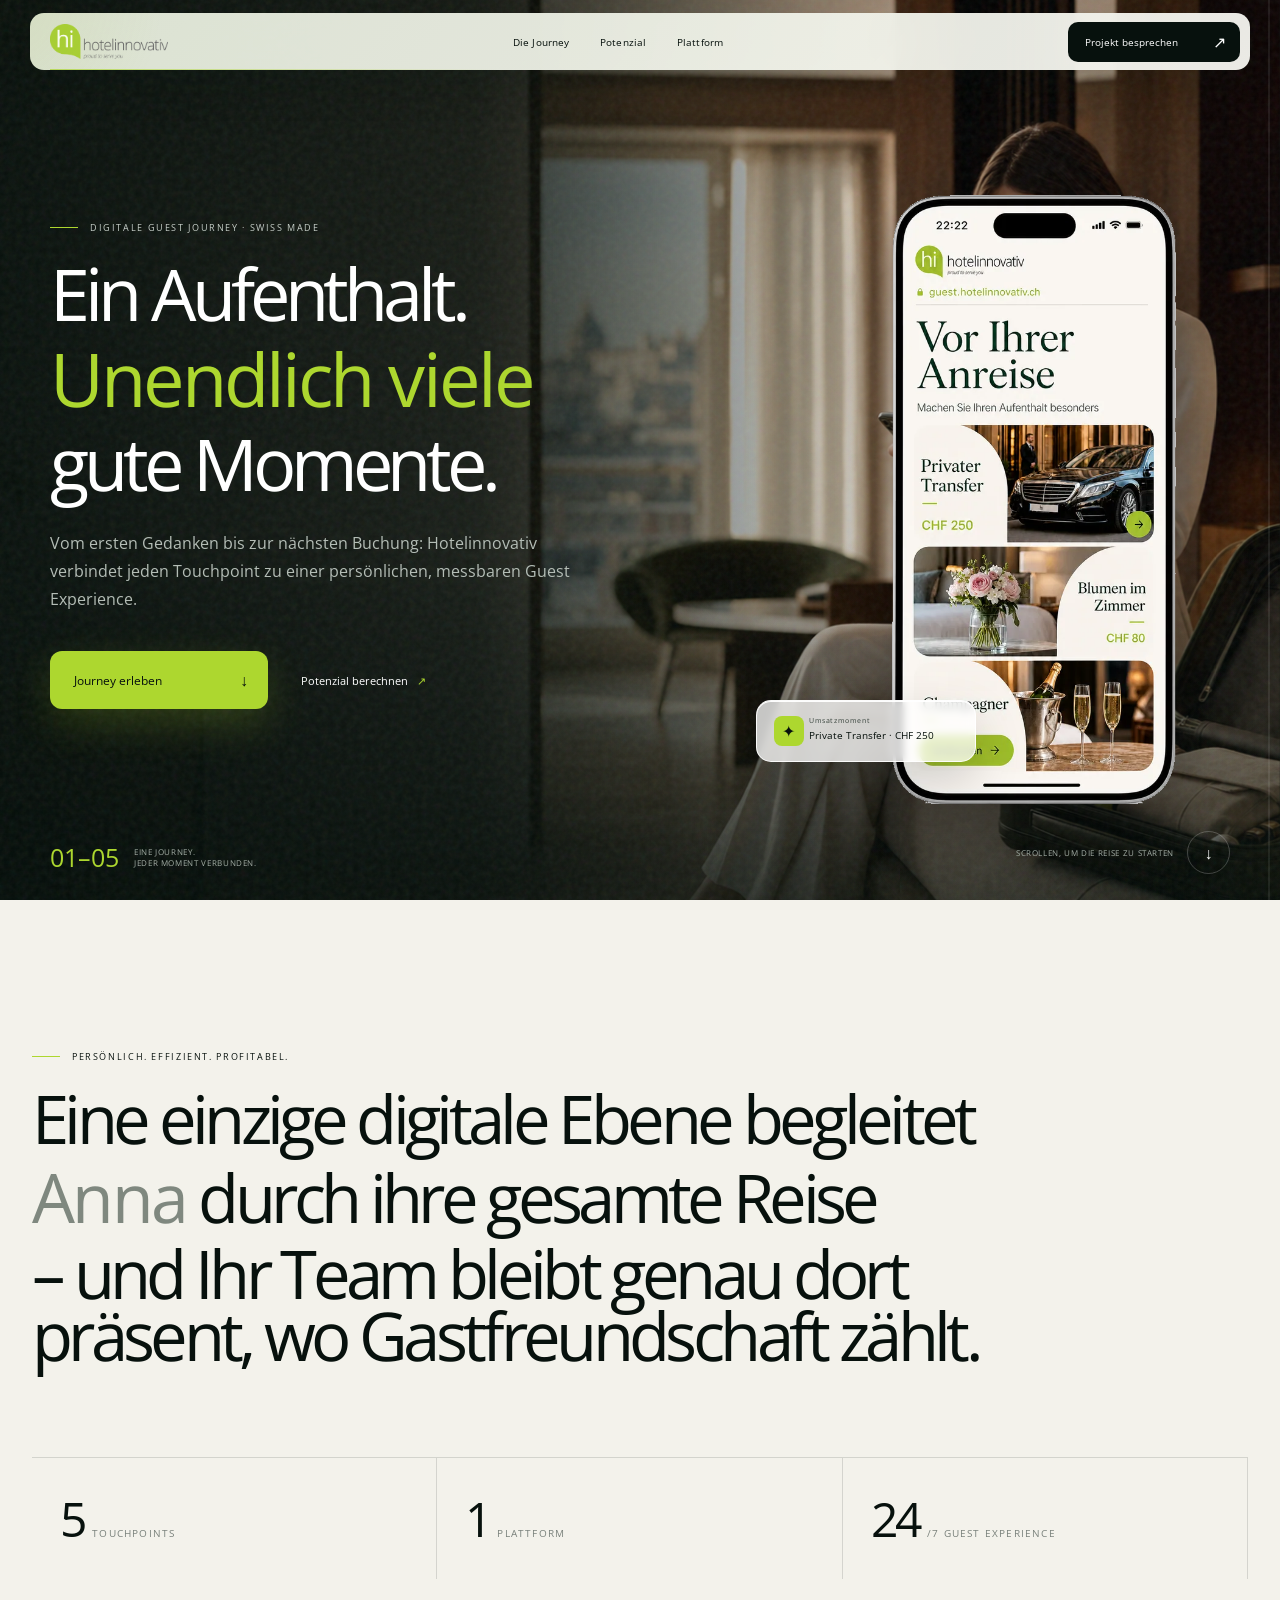
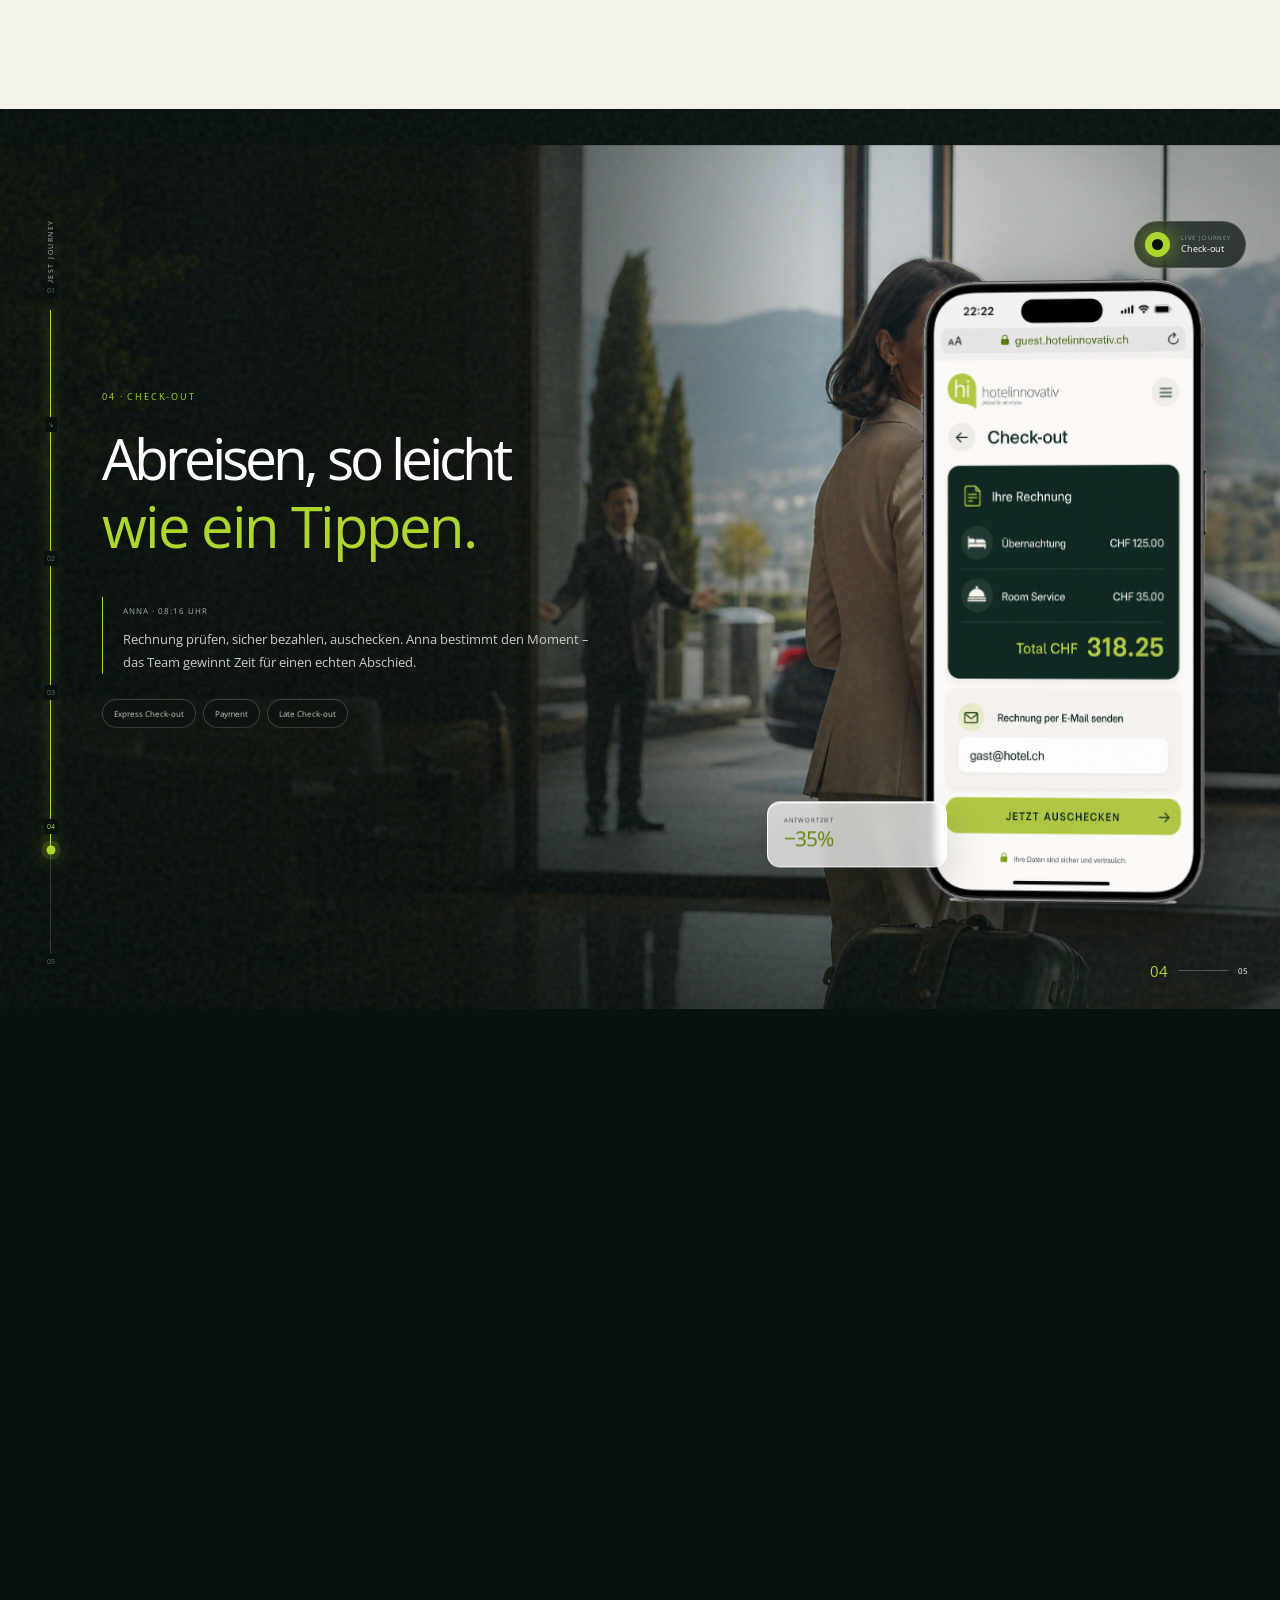
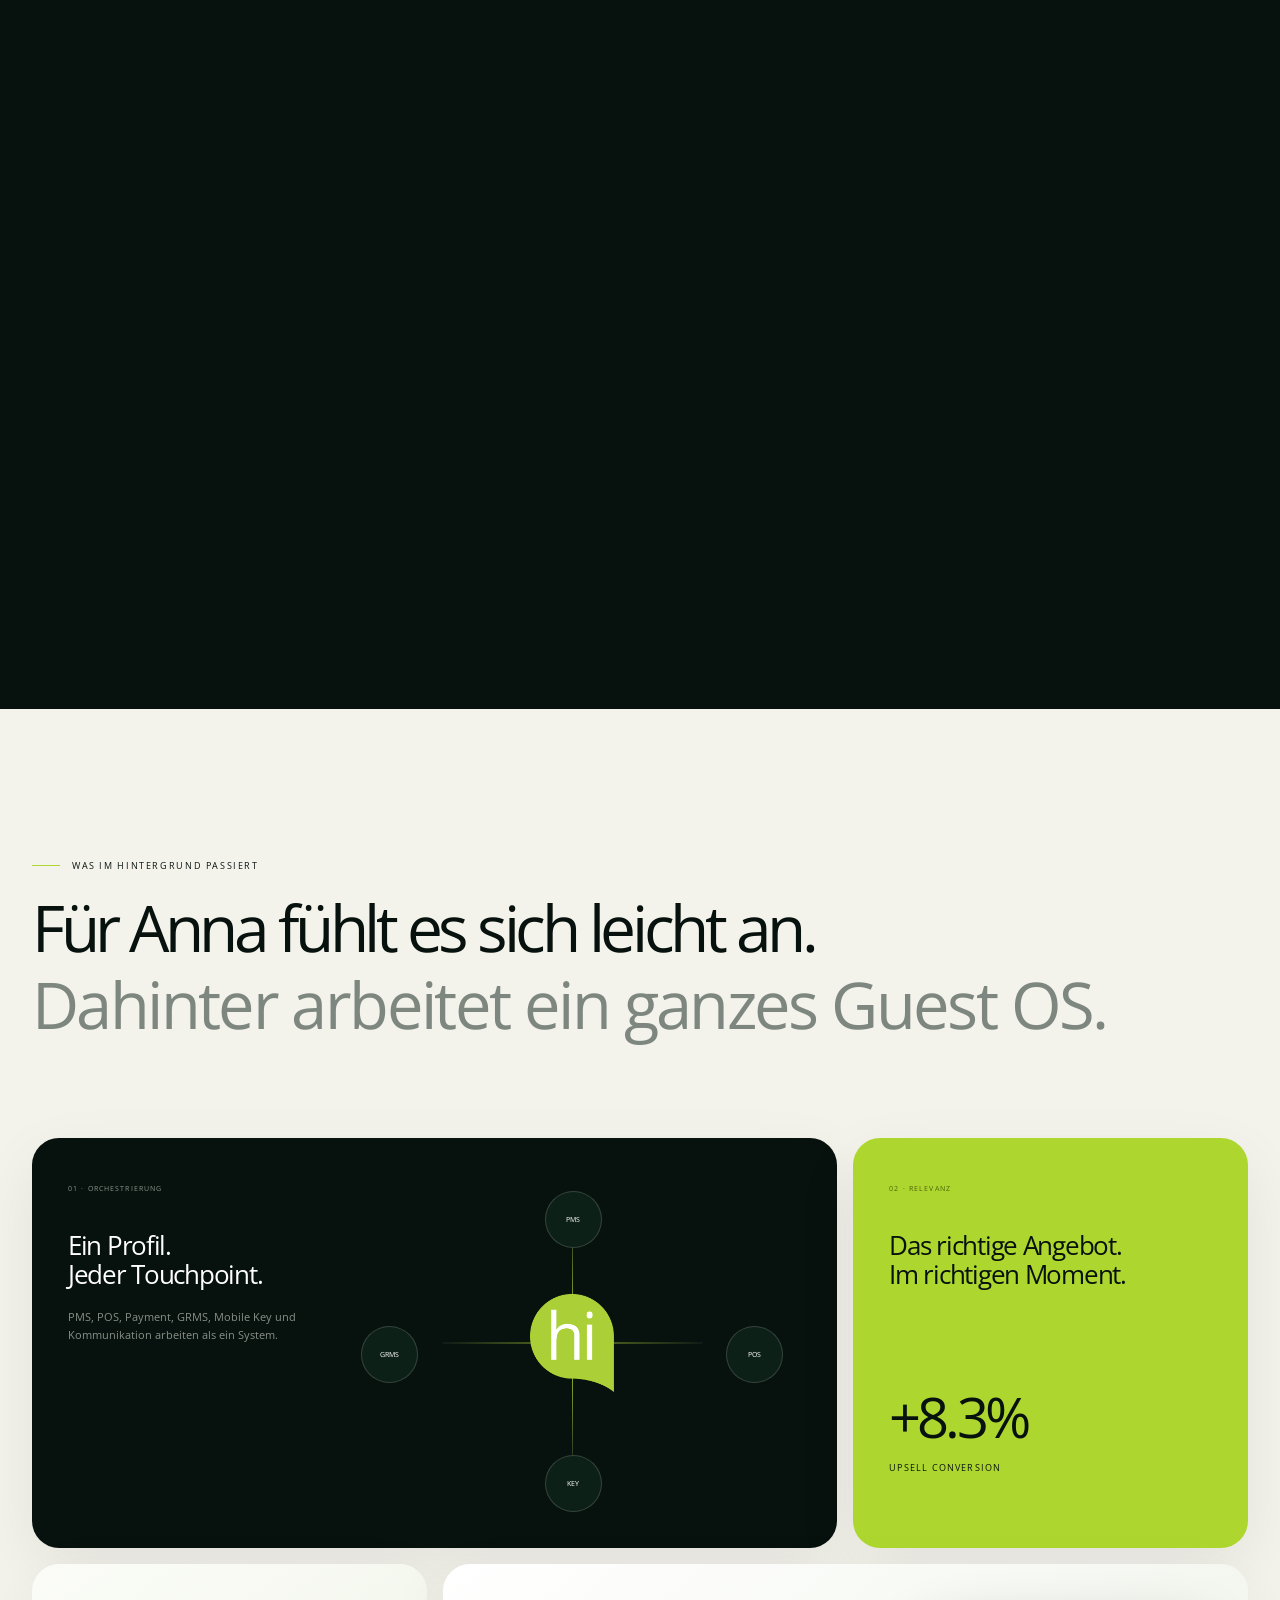
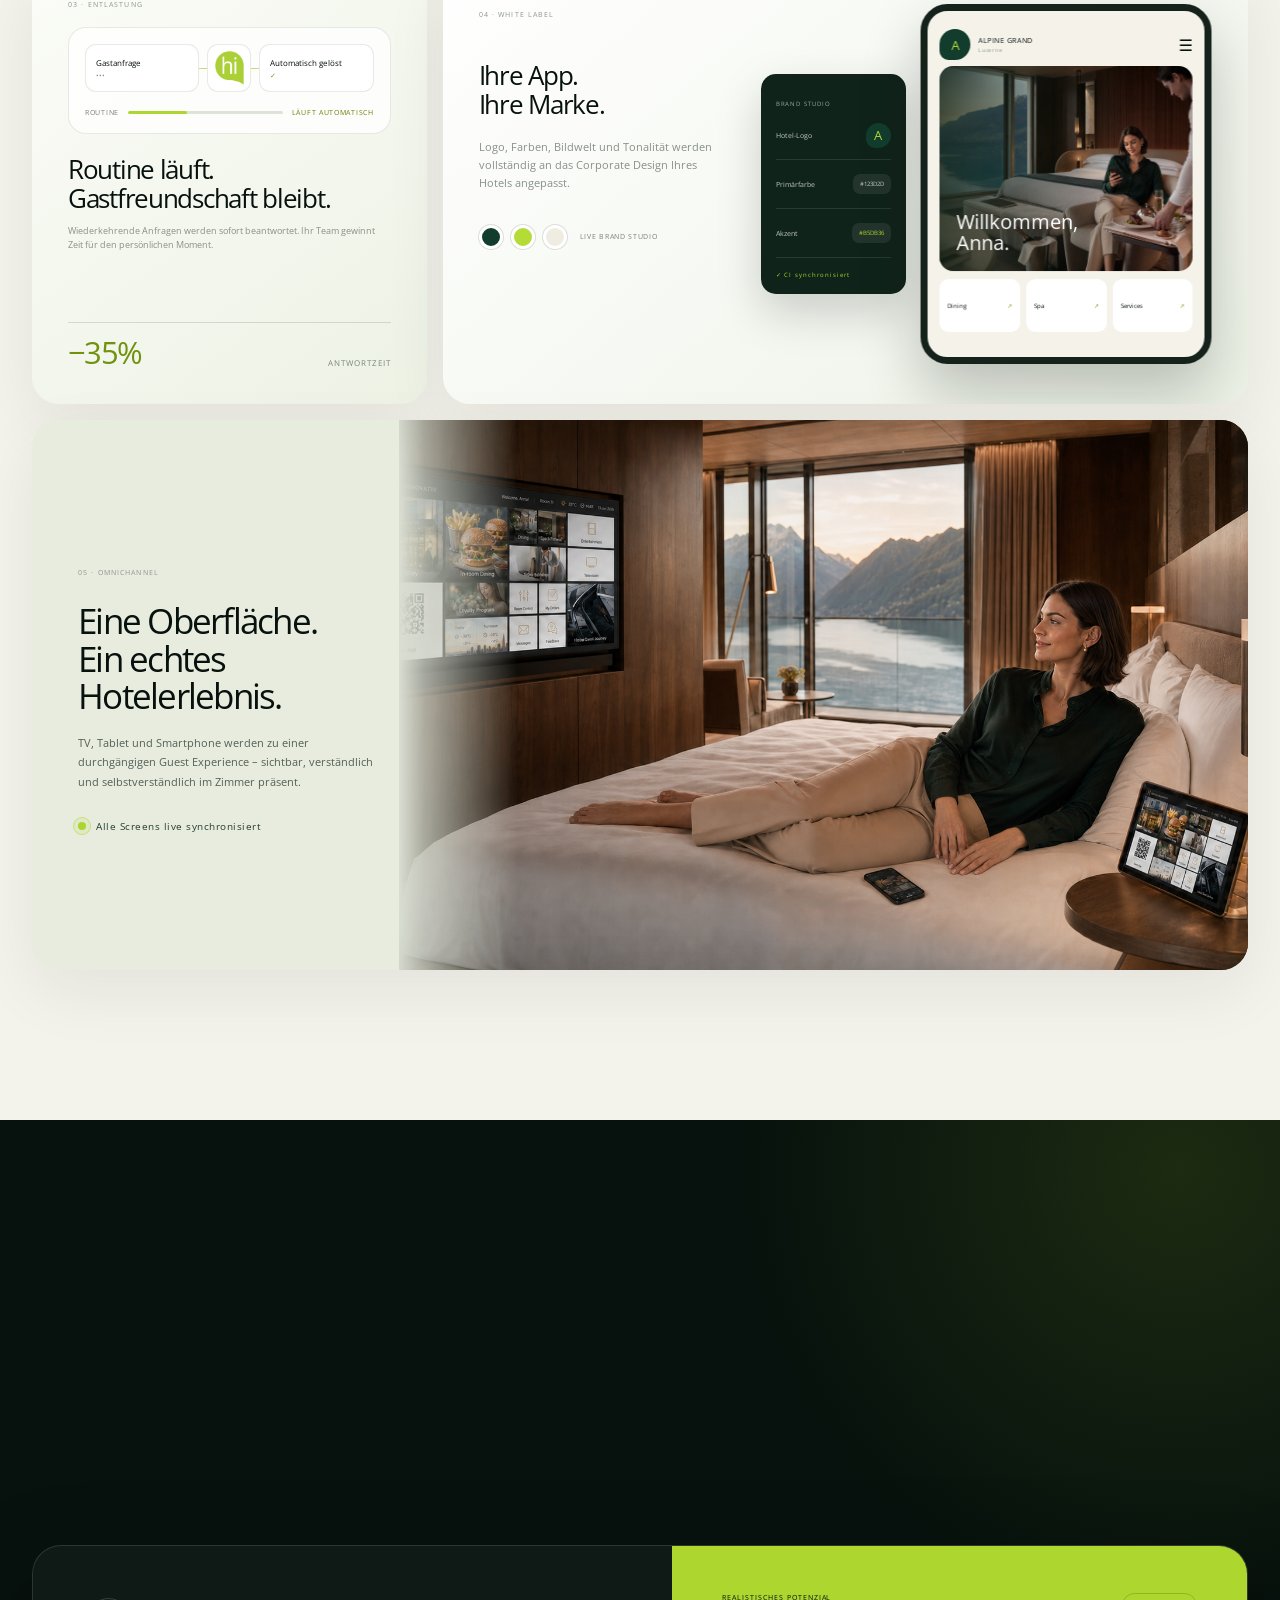
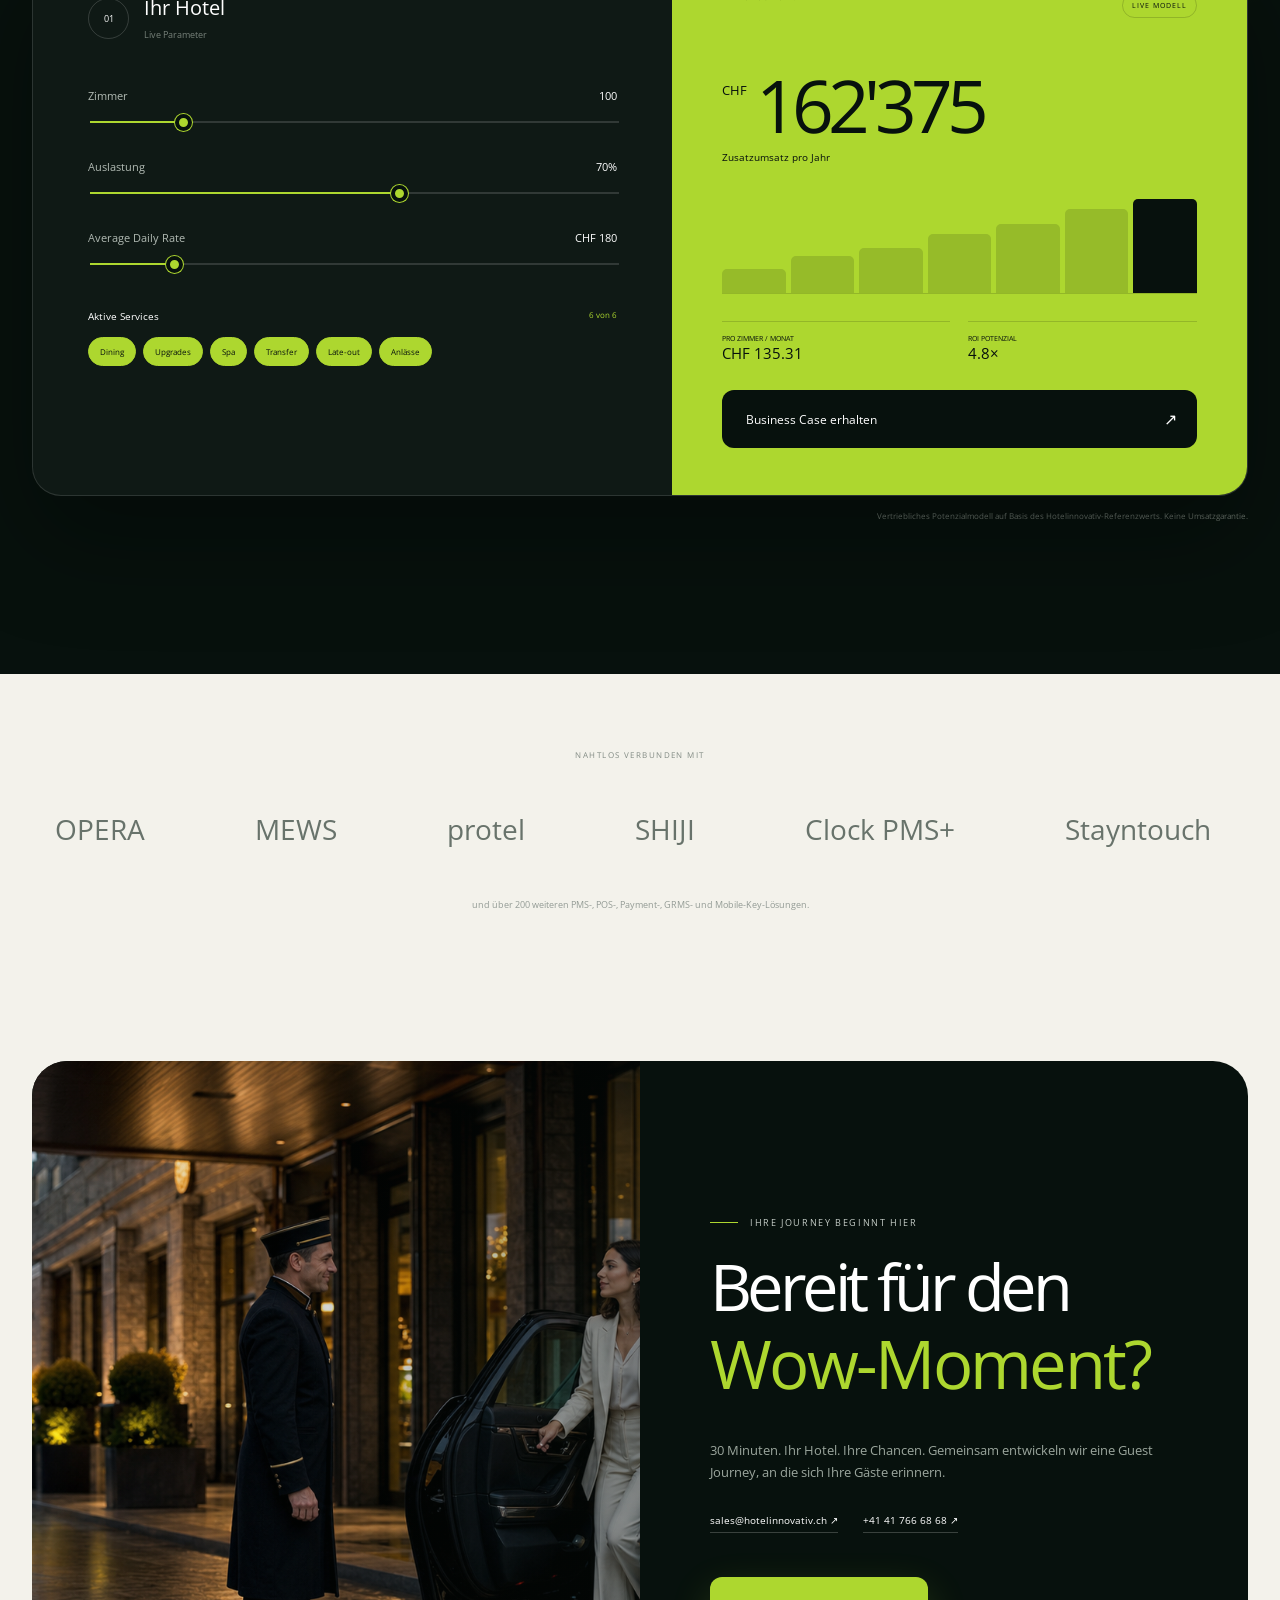
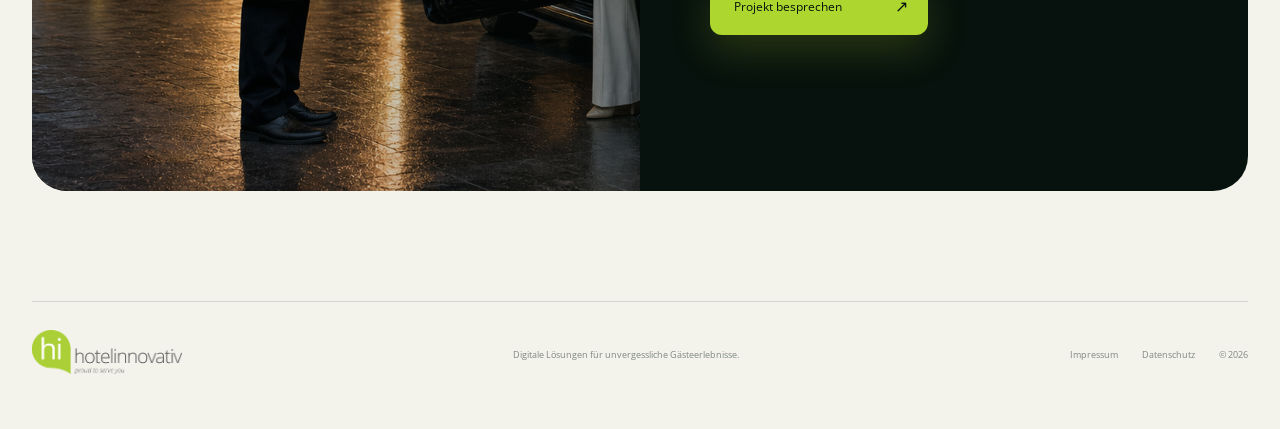
<file: guest-journey-3d/index.html>
<!doctype html>
<html lang="de">
<head>
  <meta charset="utf-8">
  <meta name="viewport" content="width=device-width, initial-scale=1">
  <meta name="theme-color" content="#07120e">
  <meta name="description" content="Hotelinnovativ – eine digitale Guest Journey, die Gäste begeistert, Teams entlastet und Umsatzpotenziale erschliesst.">
  <title>Hotelinnovativ — Die Guest Journey als Erlebnis</title>
  <link rel="preconnect" href="https://fonts.googleapis.com">
  <link rel="preconnect" href="https://fonts.gstatic.com" crossorigin>
  <link href="https://fonts.googleapis.com/css2?family=Open+Sans:wght@400&display=swap" rel="stylesheet">
  <link rel="stylesheet" href="app.css">
  <link rel="stylesheet" href="refinement.css">
</head>
<body>
  <canvas id="ambient" aria-hidden="true"></canvas>
  <div class="cursor-glow" aria-hidden="true"></div>
  <div class="page-progress" aria-hidden="true"><i></i></div>

  <header class="site-header">
    <a class="brand" href="#top" aria-label="Hotelinnovativ – zum Seitenanfang"><img src="assets/hotelinnovativ-logo.png" alt="Hotelinnovativ – proud to serve you"></a>
    <nav aria-label="Hauptnavigation"><a href="#story">Die Journey</a><a href="#impact">Potenzial</a><a href="#platform">Plattform</a></nav>
    <a class="header-cta magnetic" href="#contact"><span>Projekt besprechen</span><b>↗</b></a>
    <button class="menu-toggle" aria-label="Menü öffnen" aria-expanded="false"><span></span><span></span></button>
  </header>

  <main id="top">
    <section class="hero">
      <div class="hero-media" aria-hidden="true"><img src="assets/scene-before.png" alt=""><div class="hero-wash"></div></div>
      <div class="hero-grain" aria-hidden="true"></div>
      <div class="hero-inner">
        <div class="hero-copy reveal">
          <p class="eyebrow light"><span></span> Digitale Guest Journey · Swiss made</p>
          <h1>Ein Aufenthalt.<br><em>Unendlich viele</em><br>gute Momente.</h1>
          <p class="hero-lead">Vom ersten Gedanken bis zur nächsten Buchung: Hotelinnovativ verbindet jeden Touchpoint zu einer persönlichen, messbaren Guest Experience.</p>
          <div class="hero-actions"><a class="button button-lime magnetic" href="#story"><span>Journey erleben</span><b>↓</b></a><a class="quiet-link" href="#impact">Potenzial berechnen <b>↗</b></a></div>
        </div>
        <div class="hero-product reveal" data-delay="200">
          <div class="product-aura"></div><img src="assets/before-cutout.png" alt="Hotelinnovativ Pre-Arrival Guest App"><div class="product-chip"><i>✦</i><span>Umsatzmoment</span><strong>Private Transfer · CHF 250</strong></div>
        </div>
      </div>
      <div class="hero-bottom"><div><strong>01–05</strong><span>Eine Journey.<br>Jeder Moment verbunden.</span></div><div class="scroll-hint"><span>Scrollen, um die Reise zu starten</span><i></i></div></div>
    </section>

    <section class="manifesto section-shell">
      <p class="eyebrow reveal"><span></span> Persönlich. Effizient. Profitabel.</p>
      <h2 class="reveal">Eine einzige digitale Ebene begleitet <em>Anna</em> durch ihre gesamte Reise – und Ihr Team bleibt genau dort präsent, wo Gastfreundschaft zählt.</h2>
      <div class="manifesto-stats reveal"><div><strong data-count="5">0</strong><span>Touchpoints</span></div><div><strong data-count="1">0</strong><span>Plattform</span></div><div><strong data-count="24">0</strong><span>/7 Guest Experience</span></div></div>
    </section>

    <section class="journey-scroll" id="story" aria-label="Die fünf Touchpoints der digitalen Guest Journey">
      <div class="sticky-stage">
        <div class="story-backgrounds" aria-hidden="true">
          <div class="story-bg active" data-bg="0"><img src="assets/scene-before.png" alt=""></div>
          <div class="story-bg" data-bg="1"><img src="assets/scene-arrival.png" alt=""></div>
          <div class="story-bg" data-bg="2"><img src="assets/scene-lobby.png" alt=""></div>
          <div class="story-bg" data-bg="3"><img src="assets/scene-room.png" alt=""></div>
          <div class="story-bg" data-bg="4"><img src="assets/scene-checkout.png" alt=""></div>
          <div class="story-bg" data-bg="5"><img src="assets/scene-after.png" alt=""></div>
        </div>
        <div class="cinema-wash"></div><div class="story-grain"></div>

        <div class="journey-rail" aria-hidden="true">
          <div class="rail-label">GUEST JOURNEY</div>
          <div class="rail-track"><i></i><b></b></div>
          <div class="rail-stops"><span class="active">01</span><span>↘</span><span>02</span><span>03</span><span>04</span><span>05</span></div>
        </div>

        <div class="traveller-orb" aria-hidden="true"><span class="orb-dot"></span><div><small>LIVE JOURNEY</small><strong id="orbLabel">Before Stay</strong></div></div>

        <div class="story-copy-wrap" aria-live="polite">
          <article class="story-copy active" data-copy="0"><p>01 · BEFORE STAY</p><h2>Vorfreude wird zum <em>ersten Erlebnis.</em></h2><div class="story-body"><span>Anna · 3 Tage vor Anreise</span><p>Noch bevor Anna das Hotel betritt, entdeckt sie Transfer, Zimmer-Upgrade, Frühstück und Spa – persönlich kuratiert und im perfekten Moment.</p></div><div class="story-pills"><span>Online Check-in</span><span>Upgrades</span><span>Spa</span></div></article>
          <article class="story-copy" data-copy="1"><p>INTERLUDE · ANREISE</p><h2>Der Service beginnt <em>vor der Hoteltür.</em></h2><div class="story-body"><span>Anna · 18:42 Uhr</span><p>Der gebuchte Chauffeur kennt ihre Ankunftszeit. Die Lobby ist vorbereitet, ihr Wunschzimmer bezugsbereit – keine Rückfrage, keine Reibung.</p></div><div class="story-pills"><span>Transfer</span><span>ETA Sync</span><span>Welcome Flow</span></div></article>
          <article class="story-copy" data-copy="2"><p>02 · CHECK-IN</p><h2>Ankommen, ohne <em>anzustehen.</em></h2><div class="story-body"><span>Anna · Lobby</span><p>Digital identifiziert, Rechnung hinterlegt, Mobile Key aktiviert. Anna geht an der Réception vorbei – und wird trotzdem persönlich begrüsst.</p></div><div class="story-pills"><span>Identity</span><span>Mobile Key</span><span>Digital Check-in</span></div></article>
          <article class="story-copy" data-copy="3"><p>03 · DURING STAY</p><h2>Das ganze Hotel <em>in ihrer Hand.</em></h2><div class="story-body"><span>Anna · Zimmer 202</span><p>In-Room Dining, Spa, Room Control, Entertainment und Chat: Jeder Service ist nur einen Touch entfernt – auf App, TV und Tablet.</p></div><div class="story-pills"><span>Dining</span><span>Concierge</span><span>Hotel-TV</span><span>Room Control</span></div></article>
          <article class="story-copy" data-copy="4"><p>04 · CHECK-OUT</p><h2>Abreisen, so leicht <em>wie ein Tippen.</em></h2><div class="story-body"><span>Anna · 08:16 Uhr</span><p>Rechnung prüfen, sicher bezahlen, auschecken. Anna bestimmt den Moment – das Team gewinnt Zeit für einen echten Abschied.</p></div><div class="story-pills"><span>Express Check-out</span><span>Payment</span><span>Late Check-out</span></div></article>
          <article class="story-copy" data-copy="5"><p>05 · AFTER STAY</p><h2>Die Abreise ist erst <em>der neue Anfang.</em></h2><div class="story-body"><span>Anna · Am nächsten Morgen</span><p>Ein persönliches Dankeschön, Feedback per WhatsApp und ein relevantes Comeback-Angebot machen aus einem Aufenthalt eine Beziehung.</p></div><div class="story-pills"><span>Feedback</span><span>Loyalty</span><span>Comeback-Angebot</span></div></article>
        </div>

        <div class="story-device" aria-label="Original Hotelinnovativ Produktansicht">
          <div class="device-glow"></div>
          <img class="active" data-device="0" src="assets/before-cutout.png" alt="Pre-Arrival Angebote in der Hotelinnovativ Guest App">
          <div class="device-interlude" data-device="1"><span>LIVE</span><strong>Chauffeur ist eingetroffen</strong><small>ETA · jetzt</small></div>
          <img data-device="2" src="assets/mobile-key-cutout.png" alt="Hotelinnovativ Mobile Key für Zimmer 202">
          <img data-device="3" src="assets/guest-app-cutout.png" alt="Hotelinnovativ Guest App mit Hotelservices">
          <img data-device="4" src="assets/checkout-cutout.png" alt="Hotelinnovativ digitaler Check-out">
          <img data-device="5" src="assets/after-stay-v2-cutout.png" alt="Hotelinnovativ After-Stay Angebot">
          <div class="device-metric"><small id="metricLabel">UPSELL CONVERSION</small><strong id="metricValue">+12.4%</strong></div>
        </div>

        <div class="stage-counter"><span id="stageCurrent">01</span><i></i><span>05</span></div>
      </div>
      <div class="story-markers" aria-hidden="true"><i data-marker="0"></i><i data-marker="1"></i><i data-marker="2"></i><i data-marker="3"></i><i data-marker="4"></i><i data-marker="5"></i></div>
    </section>

    <section class="value-section section-shell" id="platform">
      <div class="value-head reveal"><p class="eyebrow"><span></span> Was im Hintergrund passiert</p><h2>Für Anna fühlt es sich leicht an.<br><em>Dahinter arbeitet ein ganzes Guest OS.</em></h2></div>
      <div class="value-grid reveal">
        <article class="value-card wide dark"><div><small>01 · ORCHESTRIERUNG</small><h3>Ein Profil.<br>Jeder Touchpoint.</h3><p>PMS, POS, Payment, GRMS, Mobile Key und Kommunikation arbeiten als ein System.</p></div><div class="network"><i class="network-line a"></i><i class="network-line b"></i><i class="network-line c"></i><i class="network-line d"></i><img src="assets/hotelinnovativ-pictogram.png" alt="Hotelinnovativ Piktogramm"><span class="node n1">PMS</span><span class="node n2">POS</span><span class="node n3">KEY</span><span class="node n4">GRMS</span></div></article>
        <article class="value-card lime"><small>02 · RELEVANZ</small><h3>Das richtige Angebot.<br>Im richtigen Moment.</h3><strong>+8.3%</strong><span>Upsell Conversion</span></article>
        <article class="value-card relief-card"><small>03 · ENTLASTUNG</small><div class="relief-automation"><div class="relief-flow"><span class="task-in">Gastanfrage <i>•••</i></span><span class="auto-core"><img src="assets/hotelinnovativ-pictogram.png" alt=""></span><span class="task-out">Automatisch gelöst <i>✓</i></span></div><div class="relief-queue"><span>Routine</span><i><b></b></i><em>läuft automatisch</em></div></div><div class="relief-copy"><h3>Routine läuft.<br>Gastfreundschaft bleibt.</h3><p>Wiederkehrende Anfragen werden sofort beantwortet. Ihr Team gewinnt Zeit für den persönlichen Moment.</p></div><div class="relief-stat"><strong>−35%</strong><span>Antwortzeit</span></div></article>
        <article class="value-card wide white-label-card"><div class="wl-copy"><small>04 · WHITE LABEL</small><h3>Ihre App.<br>Ihre Marke.</h3><p>Logo, Farben, Bildwelt und Tonalität werden vollständig an das Corporate Design Ihres Hotels angepasst.</p><div class="ci-swatches"><i></i><i></i><i></i><span>Live Brand Studio</span></div></div><div class="brand-builder"><div class="builder-panel"><span>BRAND STUDIO</span><label>Hotel-Logo <b class="alpine-badge">A</b></label><label>Primärfarbe <i class="color-value">#123D2D</i></label><label>Akzent <i class="accent-value">#B5DB36</i></label><small>✓ CI synchronisiert</small></div><div class="brand-app"><div class="brand-app-head"><b class="alpine-badge">A</b><span>ALPINE GRAND<small>Lucerne</small></span><i>☰</i></div><div class="brand-app-hero"><img src="assets/scene-room.png" alt="Hotelzimmer"><strong>Willkommen,<br>Anna.</strong></div><div class="brand-app-services"><span>Dining <b>↗</b></span><span>Spa <b>↗</b></span><span>Services <b>↗</b></span></div></div></div></article>
        <article class="value-card omnichannel-card real-devices-card room-experience-card"><div class="omni-copy"><small>05 · OMNICHANNEL</small><h3>Eine Oberfläche.<br>Ein echtes Hotelerlebnis.</h3><p>TV, Tablet und Smartphone werden zu einer durchgängigen Guest Experience – sichtbar, verständlich und selbstverständlich im Zimmer präsent.</p><div class="omni-room-status"><i></i><span>Alle Screens live synchronisiert</span></div></div><figure class="omni-room-scene"><img src="assets/omnichannel-room-anna-v2.png" alt="Anna entspannt in einem Premium-Hotelzimmer mit Hotel-TV, Smartphone auf dem Bett und Tablet auf dem Nachttisch"><span class="room-scene-glow"></span></figure></article>
      </div>
    </section>

    <section class="impact" id="impact">
      <div class="impact-light"></div>
      <div class="section-shell">
        <div class="impact-head reveal"><div><p class="eyebrow light"><span></span> Ihr Business Case</p><h2>Guest love.<br><em>Business results.</em></h2></div><p>Bewegen Sie die Regler und sehen Sie das realistische Zusatzumsatz-Potenzial Ihres Hotels.</p></div>
        <div class="calculator reveal">
          <div class="calc-controls"><div class="calc-title"><b>01</b><div><h3>Ihr Hotel</h3><small>Live Parameter</small></div></div><label><span>Zimmer <output id="roomsOut">100</output></span><input id="rooms" type="range" min="20" max="500" value="100" step="5"></label><label><span>Auslastung <output id="occupancyOut">70%</output></span><input id="occupancy" type="range" min="30" max="98" value="70"></label><label><span>Average Daily Rate <output id="adrOut">CHF 180</output></span><input id="adr" type="range" min="80" max="750" value="180" step="5"></label><div class="service-head"><span>Aktive Services</span><small id="serviceCount">6 von 6</small></div><div class="service-toggles"><button class="active">Dining</button><button class="active">Upgrades</button><button class="active">Spa</button><button class="active">Transfer</button><button class="active">Late-out</button><button class="active">Anlässe</button></div></div>
          <div class="calc-result"><div class="result-top"><span>REALISTISCHES POTENZIAL</span><i>LIVE MODELL</i></div><div class="result-number"><small>CHF</small><strong id="resultValue">162'375</strong></div><p>Zusatzumsatz pro Jahr</p><div class="chart"><i style="--h:25%"></i><i style="--h:39%"></i><i style="--h:48%"></i><i style="--h:62%"></i><i style="--h:73%"></i><i style="--h:89%"></i><i style="--h:100%"></i></div><div class="result-metrics"><div><small>PRO ZIMMER / MONAT</small><strong id="perRoom">CHF 135.31</strong></div><div><small>ROI POTENZIAL</small><strong>4.8×</strong></div></div><a class="button button-dark magnetic" href="#contact"><span>Business Case erhalten</span><b>↗</b></a></div>
        </div><p class="calc-note">Vertriebliches Potenzialmodell auf Basis des Hotelinnovativ-Referenzwerts. Keine Umsatzgarantie.</p>
      </div>
    </section>

    <section class="integration-band"><p>NAHTLOS VERBUNDEN MIT</p><div class="marquee"><div><span>OPERA</span><span>MEWS</span><span>protel</span><span>SHIJI</span><span>Clock PMS+</span><span>Stayntouch</span><span>RENTLIO</span><span>OPERA</span><span>MEWS</span><span>protel</span><span>SHIJI</span><span>Clock PMS+</span></div></div><small>und über 200 weiteren PMS-, POS-, Payment-, GRMS- und Mobile-Key-Lösungen.</small></section>

    <section class="contact section-shell" id="contact">
      <div class="contact-panel reveal"><div class="contact-media"><img src="assets/scene-arrival.png" alt="Ankunft im Luxushotel"><div></div></div><div class="contact-content"><p class="eyebrow light"><span></span> Ihre Journey beginnt hier</p><h2>Bereit für den<br><em>Wow-Moment?</em></h2><p>30 Minuten. Ihr Hotel. Ihre Chancen. Gemeinsam entwickeln wir eine Guest Journey, an die sich Ihre Gäste erinnern.</p><div class="contact-links"><a href="mailto:sales@hotelinnovativ.ch">sales@hotelinnovativ.ch ↗</a><a href="tel:+41417666868">+41 41 766 68 68 ↗</a></div><a class="button button-lime magnetic" href="mailto:sales@hotelinnovativ.ch"><span>Projekt besprechen</span><b>↗</b></a></div></div>
    </section>
  </main>

  <footer><a href="#top"><img src="assets/hotelinnovativ-logo.png" alt="Hotelinnovativ"></a><p>Digitale Lösungen für unvergessliche Gästeerlebnisse.</p><div><a href="https://www.hotelinnovativ.ch/impressum/">Impressum</a><a href="https://www.hotelinnovativ.ch/datenschutz/">Datenschutz</a><span>© 2026</span></div></footer>
  <script src="app.js"></script>
</body>
</html>
</file>
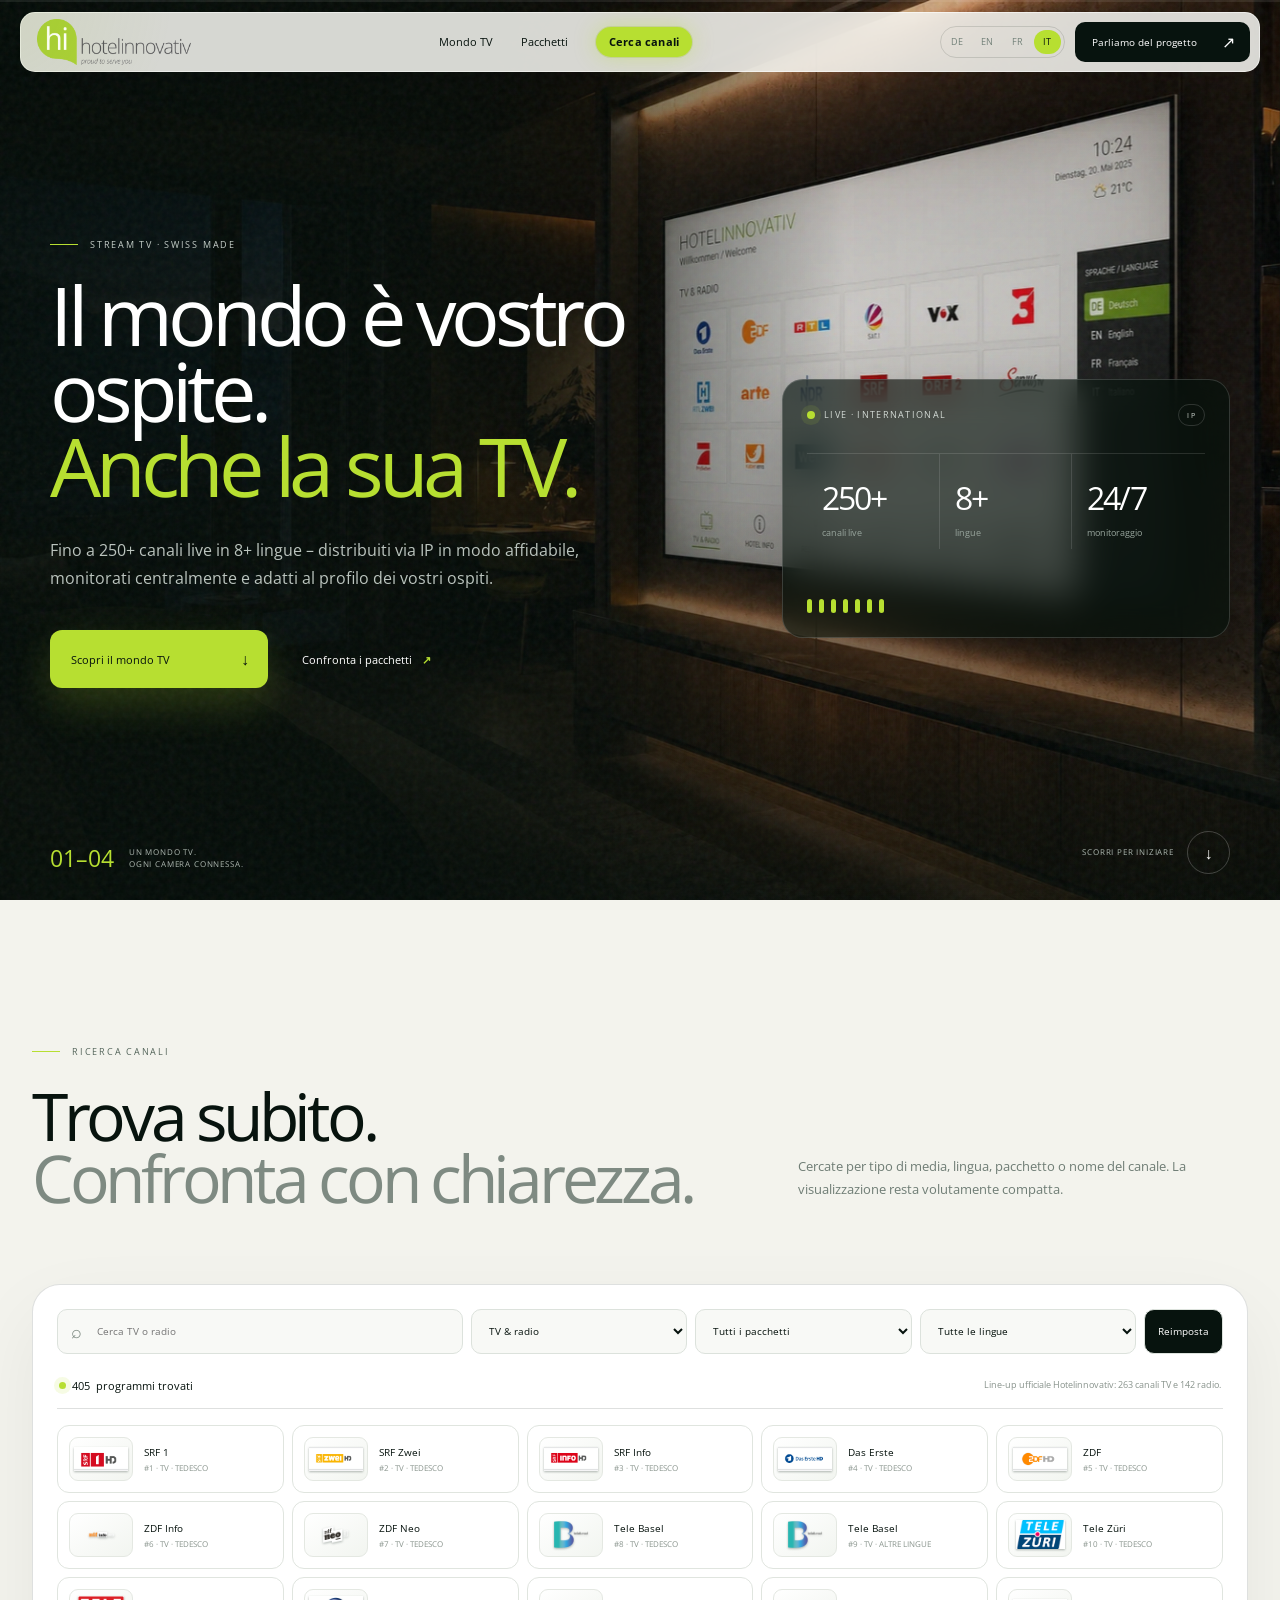
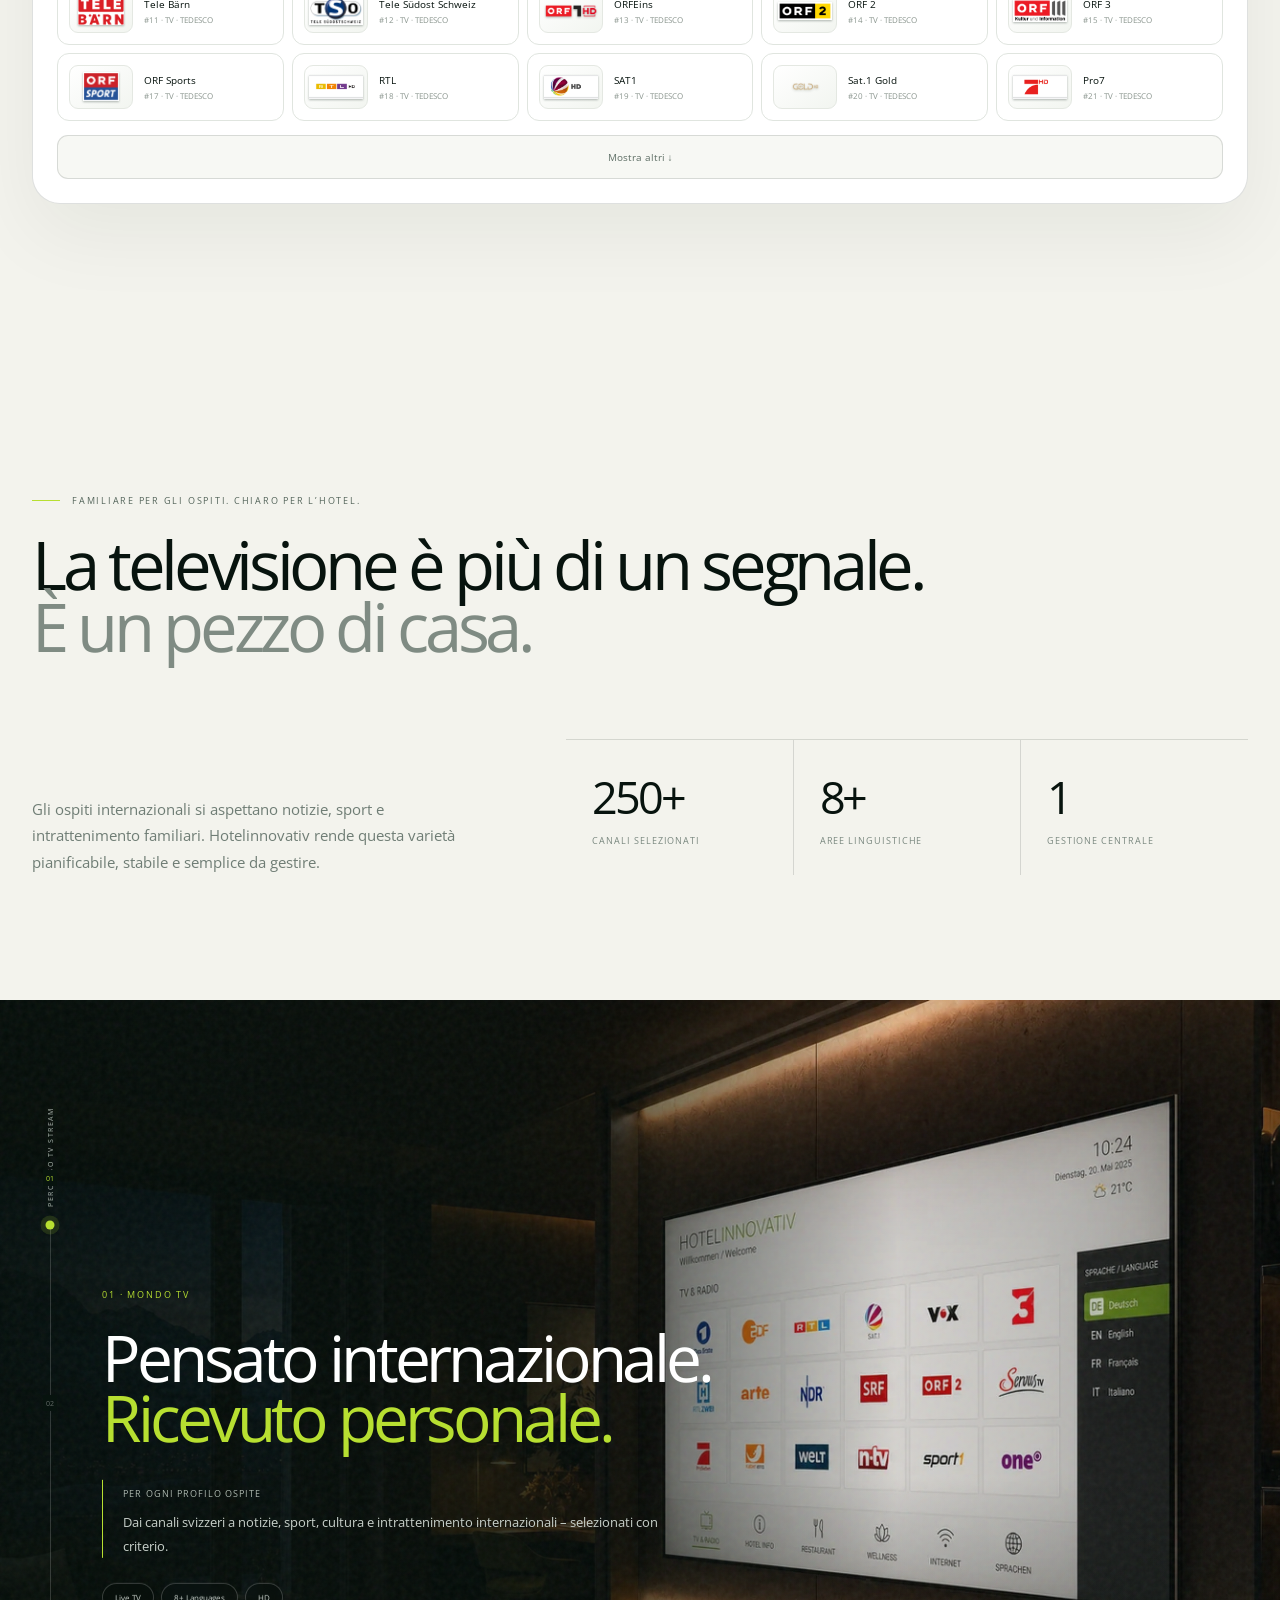
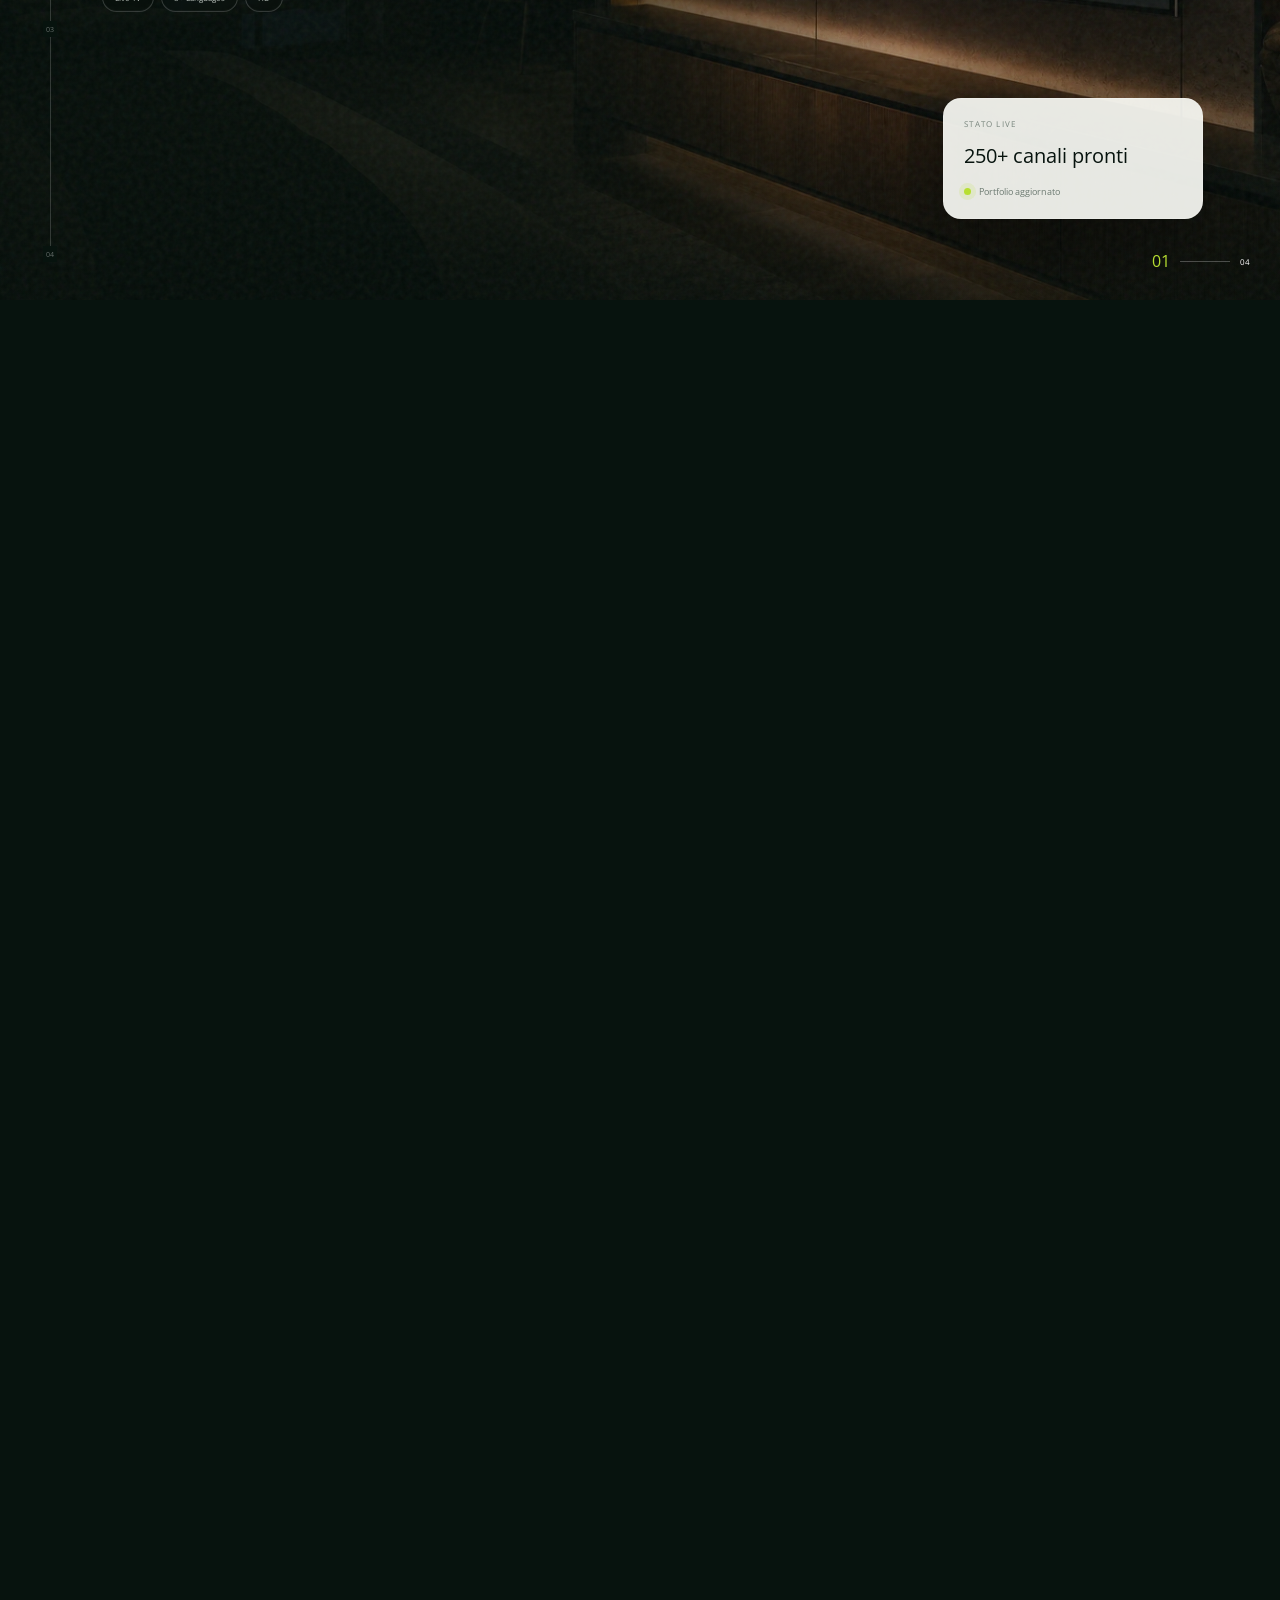
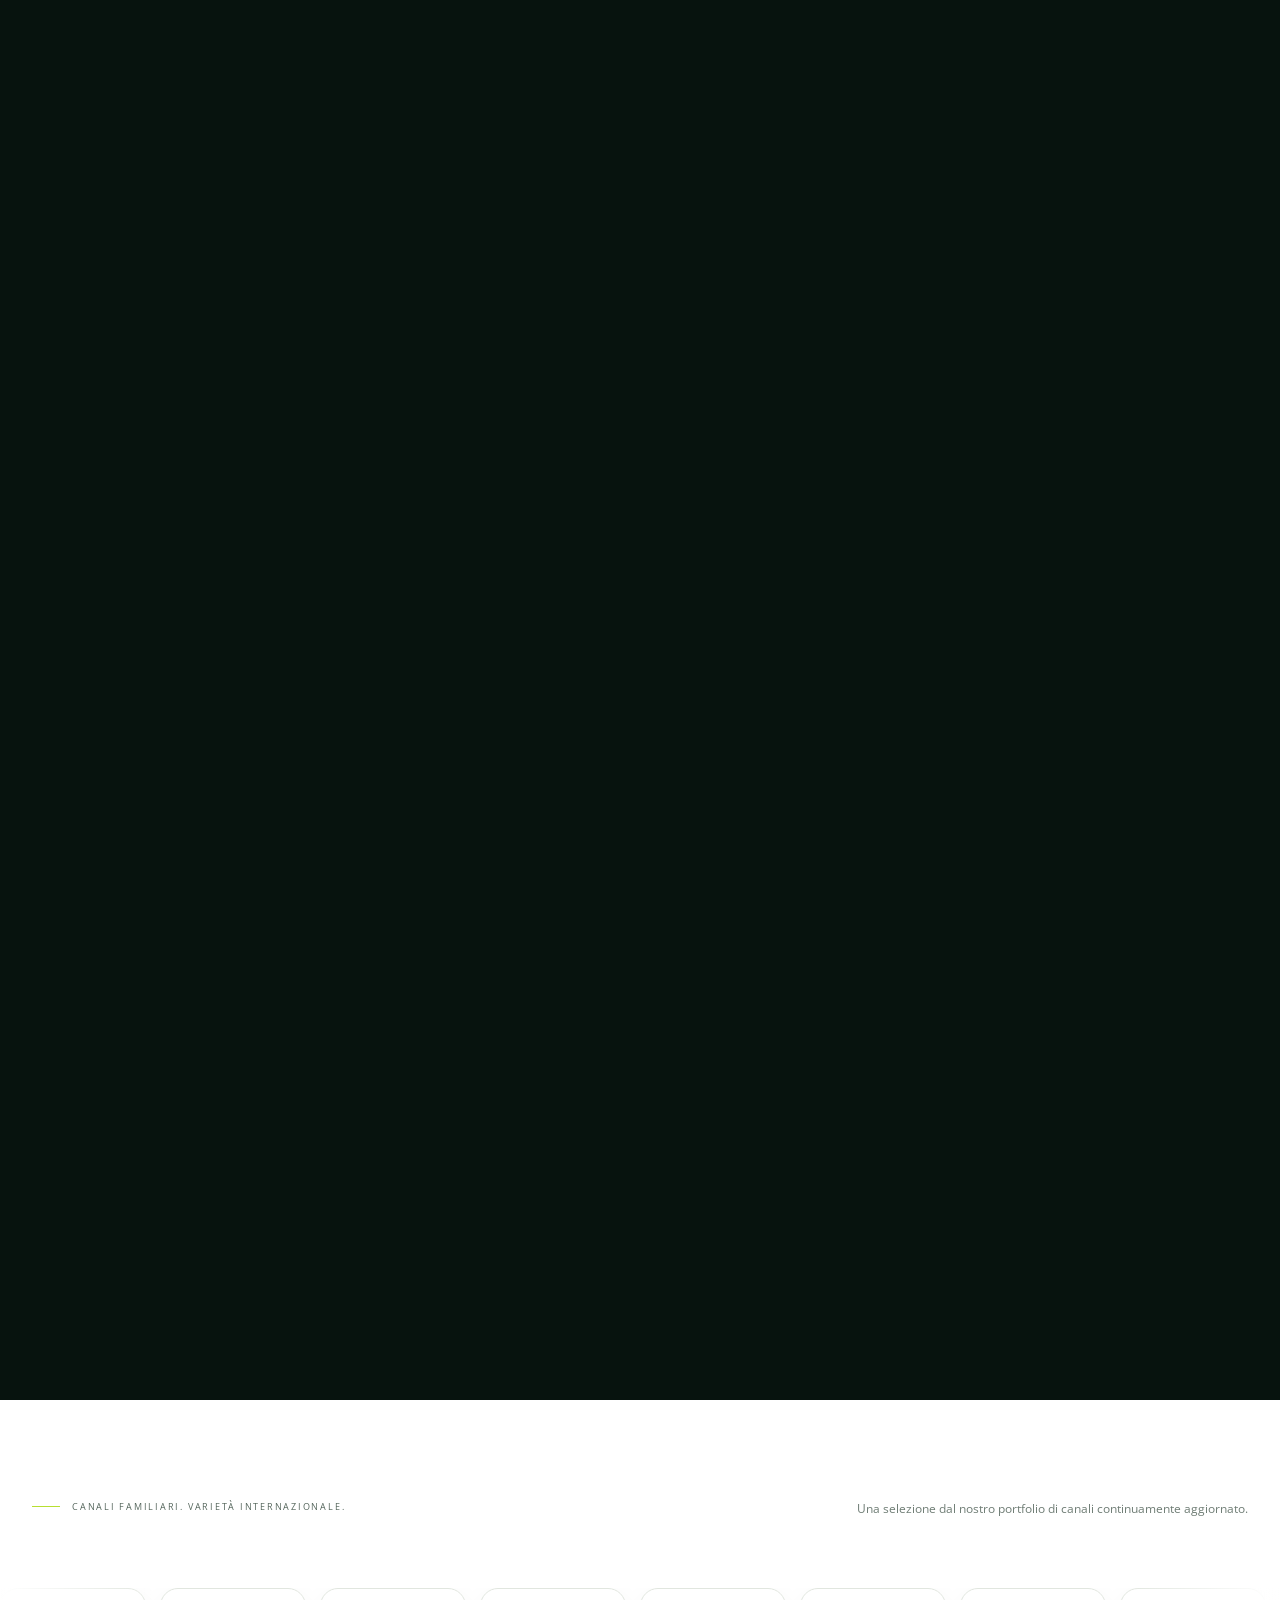
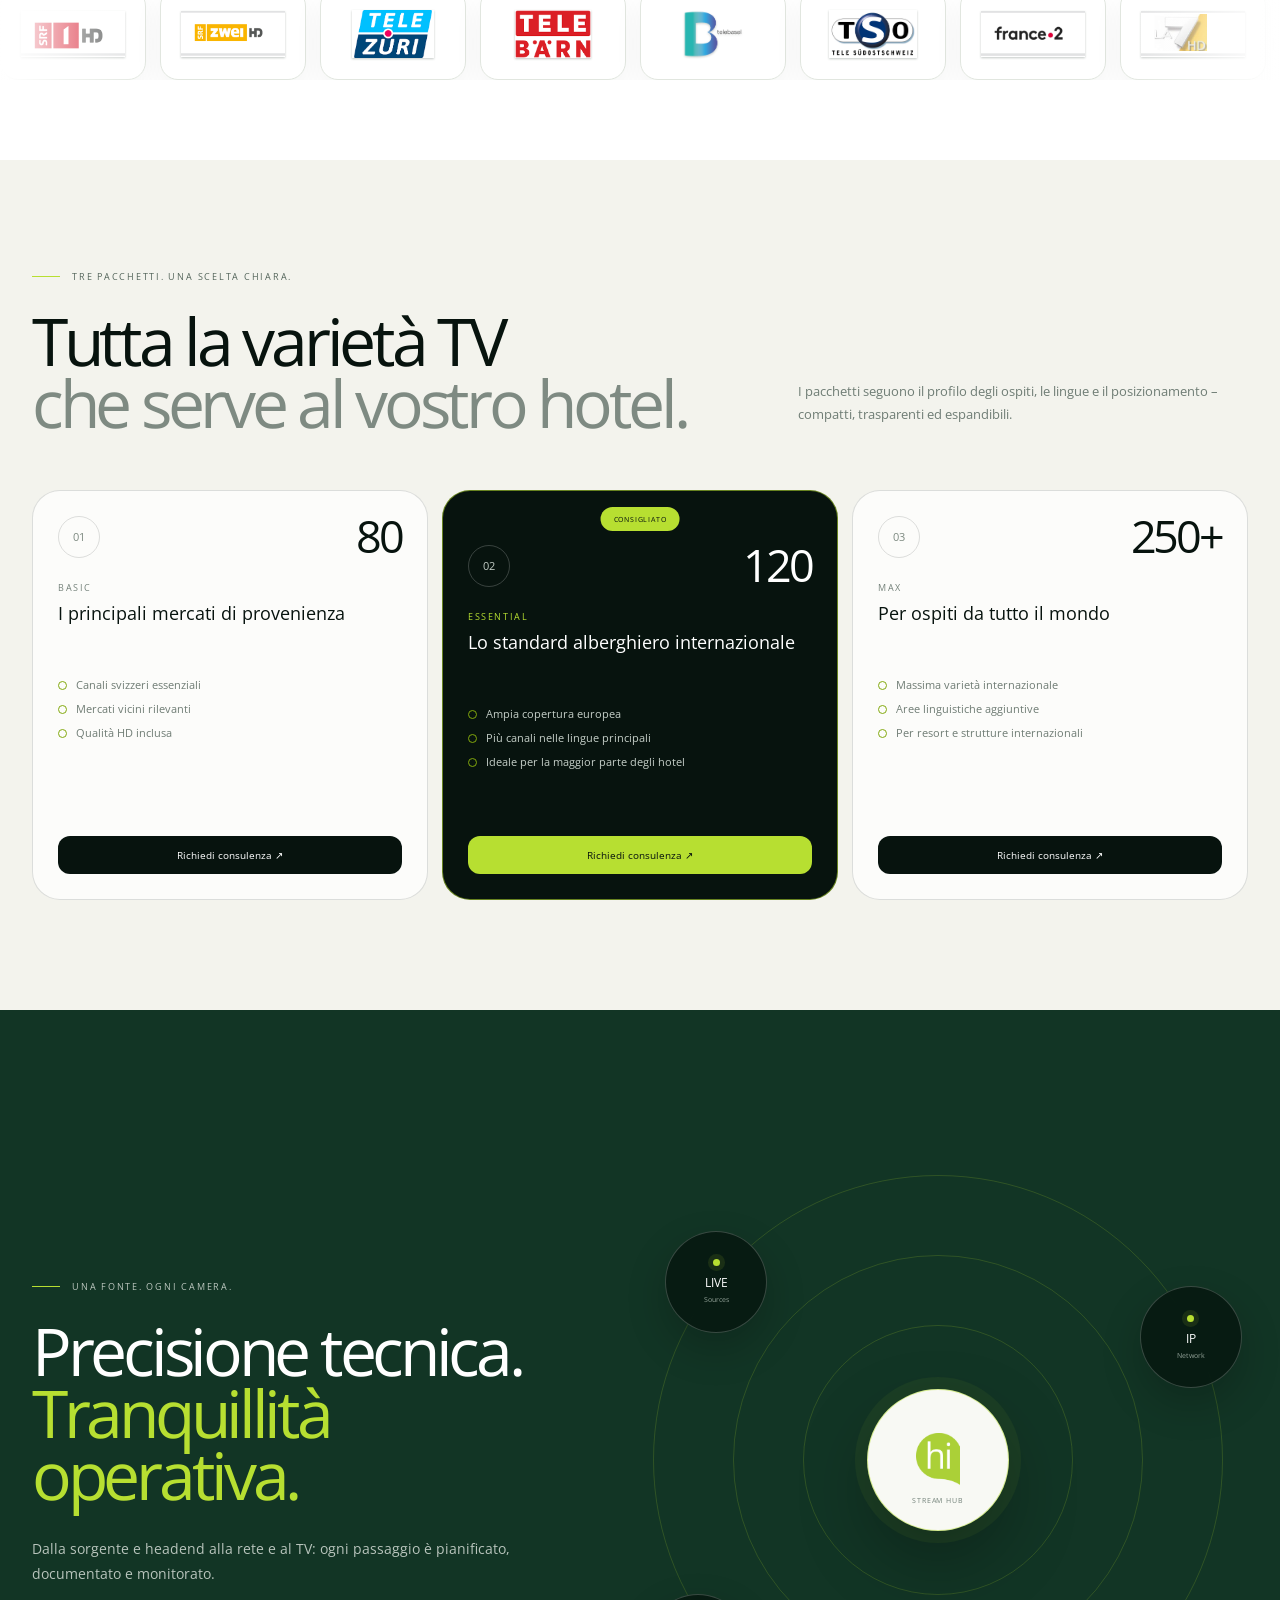
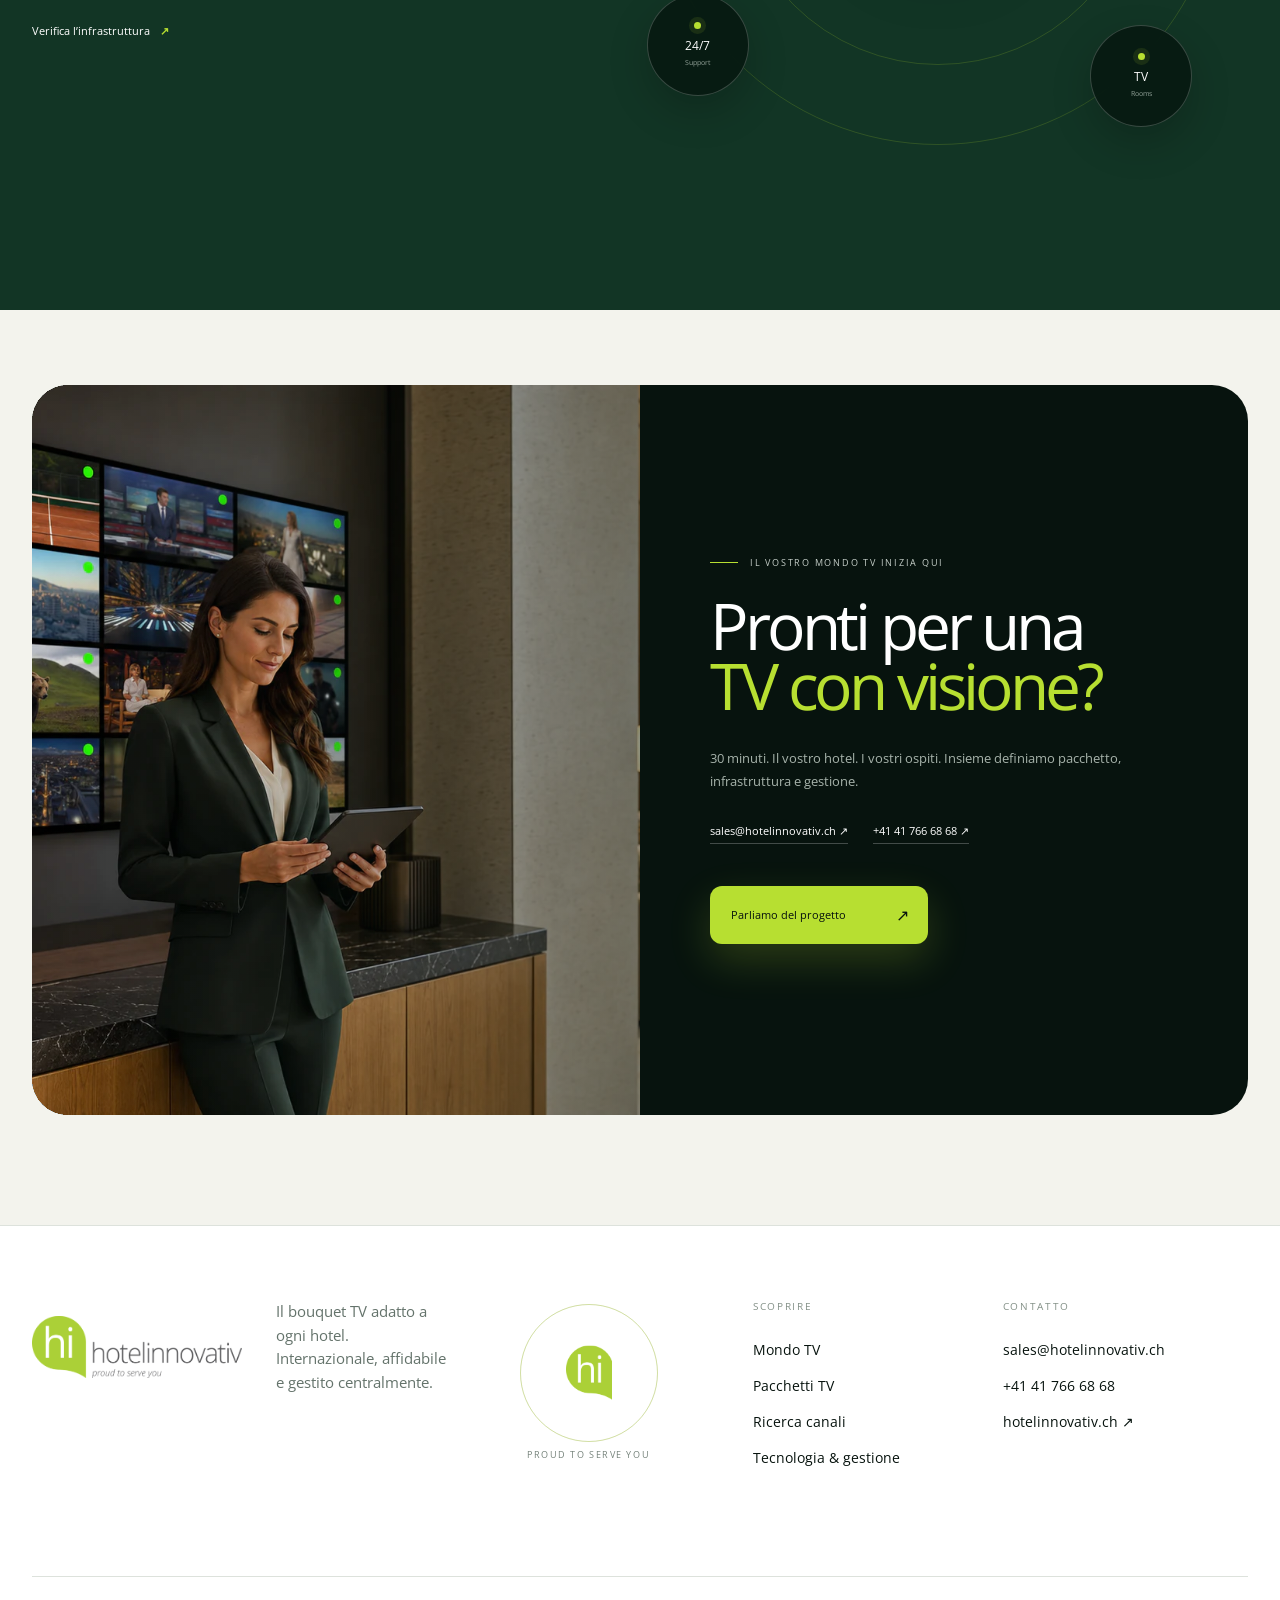
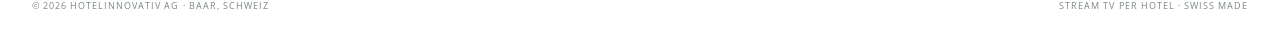
<file: it/index.html>
<!doctype html>
<html lang="it">
<head>
  <meta charset="utf-8">
  <meta name="viewport" content="width=device-width,initial-scale=1">
  <meta name="theme-color" content="#07130e">
  <meta name="description" content="250+ canali internazionali per hotel – distribuiti via IP in modo affidabile e gestiti centralmente.">
  <title>Stream TV per hotel | Hotelinnovativ</title>
  <link rel="canonical" href="https://hisenderstreams.pages.dev/it/">
  <link rel="alternate" hreflang="de" href="https://hisenderstreams.pages.dev/"><link rel="alternate" hreflang="en" href="https://hisenderstreams.pages.dev/en/"><link rel="alternate" hreflang="fr" href="https://hisenderstreams.pages.dev/fr/"><link rel="alternate" hreflang="it" href="https://hisenderstreams.pages.dev/it/">
  <meta property="og:type" content="website"><meta property="og:title" content="Stream TV per hotel"><meta property="og:description" content="250+ canali · 8+ lingue · distribuiti via IP in modo affidabile."><meta property="og:image" content="https://hisenderstreams.pages.dev/assets/og-streams-premium-2026.jpg"><meta property="og:url" content="https://hisenderstreams.pages.dev/it/">
  <meta name="twitter:card" content="summary_large_image"><meta name="twitter:image" content="https://hisenderstreams.pages.dev/assets/og-streams-premium-2026.jpg">
  <link rel="preconnect" href="https://fonts.googleapis.com">
  <link rel="preconnect" href="https://fonts.gstatic.com" crossorigin>
  <link href="https://fonts.googleapis.com/css2?family=Open+Sans:wght@400&display=swap" rel="stylesheet">
  <link rel="stylesheet" href="/assets/streams-premium.css?v=20260825-logos8">
</head>
<body>
  <div class="page-progress" aria-hidden="true"><i></i></div>
  <div class="cursor-glow" aria-hidden="true"></div>

  <header class="site-header">
    <a class="brand" href="#top" aria-label="Hotelinnovativ – zum Seitenanfang">
      <img src="/assets/logo-hotelinnovativ-original.png" alt="Hotelinnovativ – proud to serve you">
    </a>
    <nav aria-label="Hauptnavigation">
      <a href="#story" data-i18n="navStory">Senderwelt</a>
      <a href="#packages" data-i18n="navPackages">Pakete</a>
      <a href="#finder" data-i18n="navFinder">Senderfinder</a>
    </nav>
    <div class="header-actions">
      <div class="language-switcher" aria-label="Sprache">
        <a href="/" aria-current="page">DE</a><a href="/en/">EN</a><a href="/fr/">FR</a><a href="/it/">IT</a>
      </div>
      <a class="header-cta magnetic" href="#contact"><span data-i18n="navCta">Projekt besprechen</span><b aria-hidden="true">↗</b></a>
      <button class="menu-toggle" aria-label="Menü öffnen" aria-expanded="false"><span></span><span></span></button>
    </div>
  </header>

  <main id="top">
    <section class="hero">
      <div class="hero-media" aria-hidden="true">
        <img src="/assets/streams-hero-hotel-tv-logos-v2.webp" alt="">
        <div class="hero-wash"></div>
      </div>
      <div class="grain" aria-hidden="true"></div>
      <div class="hero-inner">
        <div class="hero-copy reveal">
          <p class="eyebrow light"><span></span><b data-i18n="heroEyebrow">TV-Senderstreams · Swiss made</b></p>
          <h1 data-i18n-html="heroTitle">Die Welt zu Gast.<br><em>Ihr Fernsehen auch.</em></h1>
          <p class="hero-lead" data-i18n="heroLead">Bis zu 250+ Live-Sender in 8+ Sprachen – zuverlässig über IP verteilt, zentral überwacht und exakt auf Ihre Gästestruktur abgestimmt.</p>
          <div class="hero-actions">
            <a class="button button-lime magnetic" href="#story"><span data-i18n="heroPrimary">Senderwelt erleben</span><b aria-hidden="true">↓</b></a>
            <a class="quiet-link" href="#packages"><span data-i18n="heroSecondary">Pakete vergleichen</span> <b aria-hidden="true">↗</b></a>
          </div>
        </div>
        <div class="hero-signal reveal" data-delay="180" aria-label="Live-TV Leistungsübersicht">
          <div class="signal-head"><i></i><span>LIVE · INTERNATIONAL</span><small>IP</small></div>
          <div class="signal-grid">
            <span><strong>250+</strong><small data-i18n="heroMetric1">Live-Sender</small></span>
            <span><strong>8+</strong><small data-i18n="heroMetric2">Sprachen</small></span>
            <span><strong>24/7</strong><small data-i18n="heroMetric3">Monitoring</small></span>
          </div>
          <div class="signal-wave" aria-hidden="true"><i></i><i></i><i></i><i></i><i></i><i></i><i></i></div>
        </div>
      </div>
      <div class="hero-bottom">
        <div><strong>01–04</strong><span data-i18n-html="heroSignature">Eine Senderwelt.<br>Jedes Zimmer verbunden.</span></div>
        <div class="scroll-hint"><span data-i18n="heroScroll">Scrollen, um die Reise zu starten</span><i></i></div>
      </div>
    </section>

    <section id="finder" class="finder section-shell">
      <div class="section-heading">
        <div><p class="eyebrow reveal"><span></span><b data-i18n="finderEyebrow">Senderfinder</b></p><h2 class="reveal" data-i18n-html="finderTitle">Schnell finden.<br><em>Klar vergleichen.</em></h2></div>
        <p class="reveal" data-i18n="finderLead">Cercate per tipo di media, lingua, pacchetto o nome del canale. La visualizzazione resta volutamente compatta.</p>
      </div>
      <div class="finder-panel reveal">
        <div class="finder-filters">
          <label class="search-field"><span aria-hidden="true">⌕</span><input id="channelSearch" type="search" placeholder="Sender suchen" data-i18n-placeholder="searchPlaceholder"></label>
          <select id="typeFilter" aria-label="Tipo di media"><option value="" data-i18n="typeAll">TV & radio</option><option value="tv" data-i18n="typeTV">Canali TV</option><option value="radio" data-i18n="typeRadio">Radio</option></select>
          <select id="packageFilter" aria-label="Paket"><option value="" data-i18n="packageAll">Alle Pakete</option><option value="basic">Basic</option><option value="essential">Essential</option><option value="max">Max</option></select>
          <select id="languageFilter" aria-label="Sprache"><option value="" data-i18n="langAll">Alle Sprachen</option></select>
          <button id="resetFilters" type="button" data-i18n="reset">Zurücksetzen</button>
        </div>
        <div class="finder-summary"><span><i></i><b id="resultCount">0</b> <span id="resultLabel">programmi trovati</span></span><small data-i18n="finderHint">Line-up ufficiale Hotelinnovativ: 263 canali TV e 142 radio.</small></div>
        <div id="channelGrid" class="channel-grid"></div>
        <button id="showMore" class="show-more" type="button" data-i18n="showMore">Weitere Sender anzeigen ↓</button>
      </div>
    </section>

    <section class="manifesto section-shell">
      <p class="eyebrow reveal"><span></span><b data-i18n="manifestEyebrow">Vertraut für Gäste. Klar für Hotels.</b></p>
      <h2 class="reveal" data-i18n-html="manifestTitle">Fernsehen ist mehr als ein Signal.<br><em>Es ist ein Stück Zuhause.</em></h2>
      <div class="manifesto-layout">
        <p class="reveal" data-i18n="manifestLead">Internationale Gäste erwarten ihre vertrauten Nachrichten, Sport- und Unterhaltungssender. Hotelinnovativ macht diese Vielfalt planbar, stabil und einfach betreibbar.</p>
        <div class="manifesto-stats reveal">
          <span><strong>250+</strong><small data-i18n="metricChannels">kuratierte Sender</small></span>
          <span><strong>8+</strong><small data-i18n="metricLanguages">Sprachräume</small></span>
          <span><strong>1</strong><small data-i18n="metricOperation">zentraler Betrieb</small></span>
        </div>
      </div>
    </section>

    <section id="story" class="story-scroll" aria-label="Vier Kapitel der TV-Stream-Lösung">
      <div class="story-stage">
        <div class="story-backgrounds" aria-hidden="true">
          <figure class="story-bg active"><img src="/assets/streams-hero-hotel-tv-logos-v2.webp" alt=""></figure>
          <figure class="story-bg"><img src="/assets/streams-guest-live-tv-2026.webp" alt=""></figure>
          <figure class="story-bg"><img src="/assets/streams-ip-operations-2026.webp" alt=""></figure>
          <figure class="story-bg"><img src="/assets/streams-central-management-2026.webp" alt=""></figure>
          <div class="story-wash"></div><div class="grain"></div>
        </div>
        <div class="story-rail" aria-hidden="true">
          <small data-i18n="storyLabel">TV STREAM JOURNEY</small>
          <div class="rail-track"><i></i><b></b></div>
          <div class="rail-stops"><span class="active">01</span><span>02</span><span>03</span><span>04</span></div>
        </div>
        <div class="story-copy-wrap">
          <article class="story-copy active">
            <p data-i18n="chapter1Eyebrow">01 · SENDERWELT</p>
            <h2 data-i18n-html="chapter1Title">International gedacht.<br><em>Persönlich empfangen.</em></h2>
            <div class="story-body"><span data-i18n="chapter1Label">Für jede Gästestruktur</span><p data-i18n="chapter1Body">Von Schweizer Kernsendern bis zu internationalen Nachrichten, Sport, Kultur und Entertainment – kuratiert statt beliebig.</p></div>
            <div class="story-pills"><span>Live TV</span><span>8+ Languages</span><span>HD</span></div>
          </article>
          <article class="story-copy">
            <p data-i18n="chapter2Eyebrow">02 · GÄSTEERLEBNIS</p>
            <h2 data-i18n-html="chapter2Title">Der vertraute Sender.<br><em>Fern von Zuhause.</em></h2>
            <div class="story-body"><span data-i18n="chapter2Label">Relevanz im Zimmer</span><p data-i18n="chapter2Body">Gäste finden schneller, was sie kennen. Klare Senderlisten und passende Sprachwelten machen den Hotel-TV intuitiv.</p></div>
            <div class="story-pills"><span>News</span><span>Sport</span><span>Entertainment</span></div>
          </article>
          <article class="story-copy">
            <p data-i18n="chapter3Eyebrow">03 · IP-DISTRIBUTION</p>
            <h2 data-i18n-html="chapter3Title">Ein Signal.<br><em>Jedes Zimmer.</em></h2>
            <div class="story-body"><span data-i18n="chapter3Label">Stabil bis zum TV</span><p data-i18n="chapter3Body">Streams werden zentral aufbereitet, überwacht und über die vorhandene Netzwerkinfrastruktur sicher an die Zimmer verteilt.</p></div>
            <div class="story-pills"><span>Multicast</span><span>Monitoring</span><span>Redundancy</span></div>
          </article>
          <article class="story-copy">
            <p data-i18n="chapter4Eyebrow">04 · BETRIEB</p>
            <h2 data-i18n-html="chapter4Title">Zentral im Blick.<br><em>Lokal betreut.</em></h2>
            <div class="story-body"><span data-i18n="chapter4Label">Schweizer Support</span><p data-i18n="chapter4Body">Senderstatus, Paketänderungen und Störungen bleiben transparent. Hotelinnovativ begleitet Planung, Umsetzung und laufenden Betrieb.</p></div>
            <div class="story-pills"><span>24/7</span><span>Swiss Support</span><span>SLA</span></div>
          </article>
        </div>
        <div class="story-status">
          <small data-i18n="storyStatus">LIVE STATUS</small>
          <strong data-i18n="storyStatusValue">250+ Sender bereit</strong>
          <span><i></i><b data-i18n="storyStatusSub">Signal stabil</b></span>
        </div>
        <div class="story-counter"><span>01</span><i></i><b>04</b></div>
        <div class="story-markers" aria-hidden="true"><span></span><span></span><span></span><span></span></div>
      </div>
    </section>

    <section class="logo-world" aria-label="Auswahl verfügbarer TV-Sender">
      <div class="section-shell logo-world-head reveal">
        <p class="eyebrow"><span></span><b data-i18n="logosEyebrow">Vertraute Sender. Internationale Vielfalt.</b></p>
        <p data-i18n="logosLead">Eine Auswahl aus unserem laufend gepflegten Senderportfolio.</p>
      </div>
      <div class="channel-marquee" aria-hidden="true"><div class="channel-marquee-track"></div></div>
    </section>

    <section id="packages" class="packages section-shell">
      <div class="section-heading">
        <div><p class="eyebrow reveal"><span></span><b data-i18n="packagesEyebrow">Drei Pakete. Eine klare Entscheidung.</b></p><h2 class="reveal" data-i18n-html="packagesTitle">So viel Senderwelt,<br><em>wie Ihr Hotel braucht.</em></h2></div>
        <p class="reveal" data-i18n="packagesLead">Die Pakete orientieren sich an Gästestruktur, Sprachräumen und Positionierung – kompakt, transparent und jederzeit erweiterbar.</p>
      </div>
      <div class="package-grid">
        <article class="package-card reveal" data-package="basic" data-channels="80">
          <div class="package-top"><span>01</span><strong>80</strong></div>
          <p class="package-name">Basic</p>
          <h3 data-i18n="basicTitle">Die wichtigsten Herkunftsmärkte</h3>
          <ul><li data-i18n="basicF1">Schweizer Kernsender</li><li data-i18n="basicF2">Relevante Nachbarländer</li><li data-i18n="basicF3">HD-Qualität inklusive</li></ul>
          <a href="#contact" data-i18n="packageCta">Beratung anfragen ↗</a>
        </article>
        <article class="package-card featured reveal" data-delay="100" data-package="essential" data-channels="120">
          <div class="recommended" data-i18n="recommended">Empfohlene Wahl</div>
          <div class="package-top"><span>02</span><strong>120</strong></div>
          <p class="package-name">Essential</p>
          <h3 data-i18n="essentialTitle">Der internationale Hotelstandard</h3>
          <ul><li data-i18n="essentialF1">Breite europäische Abdeckung</li><li data-i18n="essentialF2">Mehr Sender in Kernsprachen</li><li data-i18n="essentialF3">Für die meisten Hotels ideal</li></ul>
          <a href="#contact" data-i18n="packageCta">Beratung anfragen ↗</a>
        </article>
        <article class="package-card reveal" data-delay="200" data-package="max" data-channels="250+">
          <div class="package-top"><span>03</span><strong>250+</strong></div>
          <p class="package-name">Max</p>
          <h3 data-i18n="maxTitle">Für Gäste aus aller Welt</h3>
          <ul><li data-i18n="maxF1">Maximale internationale Vielfalt</li><li data-i18n="maxF2">Zusätzliche Sprachräume</li><li data-i18n="maxF3">Für Resorts und internationale Häuser</li></ul>
          <a href="#contact" data-i18n="packageCta">Beratung anfragen ↗</a>
        </article>
      </div>
    </section>



    <section id="platform" class="platform-section">
      <div class="section-shell platform-grid">
        <div class="platform-copy reveal">
          <p class="eyebrow"><span></span><b data-i18n="platformEyebrow">Eine Quelle. Jedes Zimmer.</b></p>
          <h2 data-i18n-html="platformTitle">Technisch präzise.<br><em>Im Betrieb angenehm ruhig.</em></h2>
          <p data-i18n="platformLead">Von der Senderzuführung über Headend und Netzwerk bis zum Hotel-TV: Jeder Schritt wird geplant, dokumentiert und überwacht.</p>
          <a class="quiet-link" href="#contact"><span data-i18n="platformCta">Infrastruktur prüfen lassen</span> <b>↗</b></a>
        </div>
        <div class="network-map reveal" aria-label="IP-Verteilung im Hotel">
          <div class="network-core"><span class="hi-crop"><img src="/assets/logo-hotelinnovativ-original.png" alt=""></span><small>STREAM HUB</small></div>
          <span class="node n1"><i></i><b>LIVE</b><small>Sources</small></span>
          <span class="node n2"><i></i><b>IP</b><small>Network</small></span>
          <span class="node n3"><i></i><b>TV</b><small>Rooms</small></span>
          <span class="node n4"><i></i><b>24/7</b><small>Support</small></span>
          <div class="network-ring r1"></div><div class="network-ring r2"></div><div class="network-ring r3"></div>
        </div>
      </div>
    </section>

    <section id="contact" class="contact section-shell">
      <div class="contact-panel">
        <div class="contact-media"><img src="/assets/streams-central-management-2026.webp" alt="Zentraler Betrieb der Hotel-TV-Senderstreams"><div></div></div>
        <div class="contact-content">
          <p class="eyebrow light reveal"><span></span><b data-i18n="contactEyebrow">Ihre Senderwelt beginnt hier</b></p>
          <h2 class="reveal" data-i18n-html="contactTitle">Bereit für<br><em>Fernsehen mit Weitblick?</em></h2>
          <p class="reveal" data-i18n="contactLead">30 Minuten. Ihr Hotel. Ihre Gästestruktur. Gemeinsam definieren wir Paket, Infrastruktur und Betrieb.</p>
          <div class="contact-links reveal"><a href="mailto:sales@hotelinnovativ.ch">sales@hotelinnovativ.ch ↗</a><a href="tel:+41417666868">+41 41 766 68 68 ↗</a></div>
          <a class="button button-lime magnetic reveal" href="mailto:sales@hotelinnovativ.ch?subject=TV-Senderstreams%20für%20mein%20Hotel"><span data-i18n="contactCta">Projekt besprechen</span><b>↗</b></a>
        </div>
      </div>
    </section>
  </main>

  <footer class="hi-site-footer">
    <div class="hi-footer-grid">
      <div class="hi-footer-intro">
        <img class="hi-footer-wordmark" src="/assets/logo-hotelinnovativ-original.png" alt="Hotelinnovativ – proud to serve you">
        <p data-i18n-html="footerClaim">Die passende Senderwelt für jedes Hotel.<br>International, zuverlässig und zentral betreut.</p>
      </div>
      <div class="hi-footer-seal" aria-label="Hotelinnovativ – proud to serve you"><i></i><i></i><span class="hi-footer-pictogram"><img src="/assets/logo-hotelinnovativ-original.png" alt=""></span><small>PROUD TO SERVE YOU</small></div>
      <nav class="hi-footer-links" aria-label="TV-Streams entdecken">
        <small data-i18n="footerDiscover">Entdecken</small>
        <a href="#story" data-i18n="footerLink1">Senderwelt</a><a href="#packages" data-i18n="footerLink2">Senderpakete</a><a href="#finder" data-i18n="footerLink3">Senderfinder</a><a href="#platform" data-i18n="footerLink4">Technik & Betrieb</a>
      </nav>
      <div class="hi-footer-contact">
        <small data-i18n="footerContact">Kontakt</small>
        <a href="mailto:sales@hotelinnovativ.ch">sales@hotelinnovativ.ch</a><a href="tel:+41417666868">+41 41 766 68 68</a><a href="https://www.hotelinnovativ.ch/" target="_blank" rel="noreferrer">hotelinnovativ.ch ↗</a>
      </div>
      <div class="hi-footer-bottom"><span>© 2026 Hotelinnovativ AG · Baar, Schweiz</span><span data-i18n="footerSignature">TV-Senderstreams für Hotels · Swiss Made</span></div>
    </div>
  </footer>

  <script src="/assets/channels-data.js?v=20260825-logos8"></script>
  <script src="/assets/streams-premium.js?v=20260825-logos8"></script>
</body>
</html>
</file>
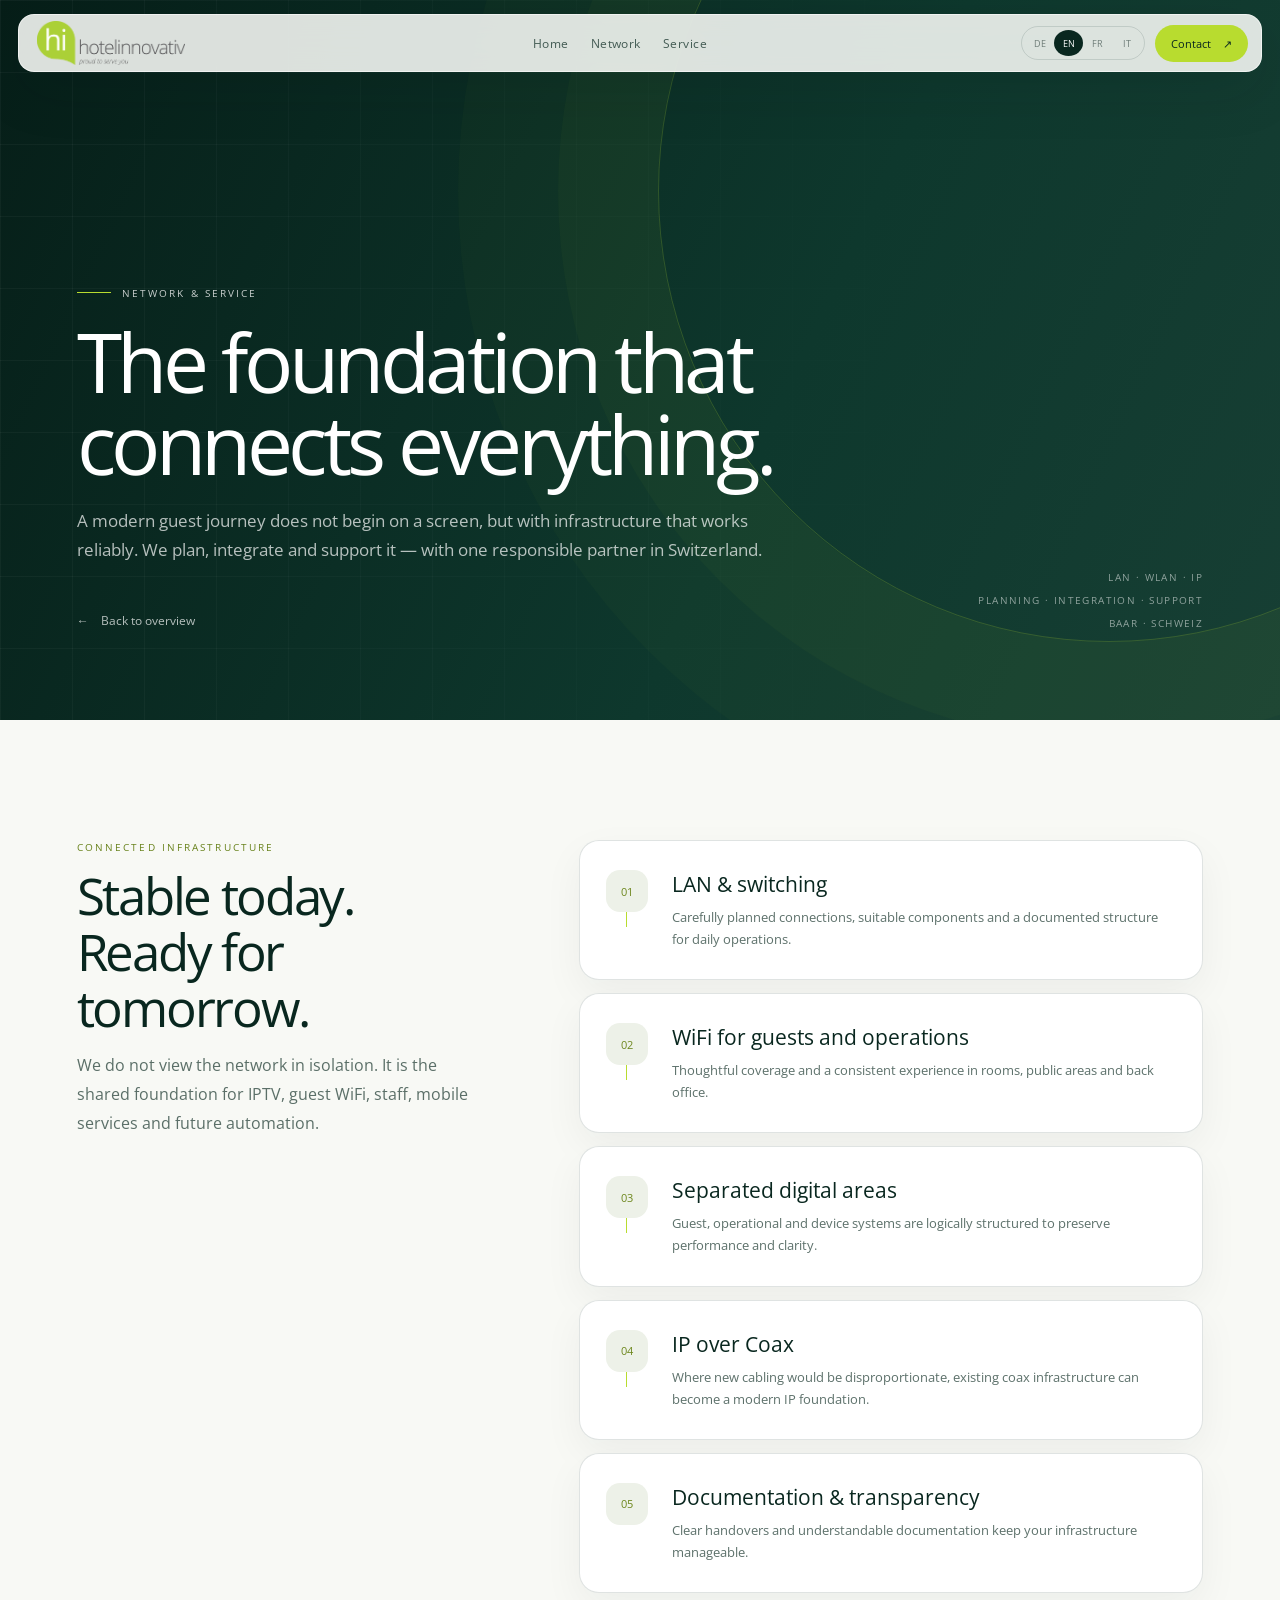
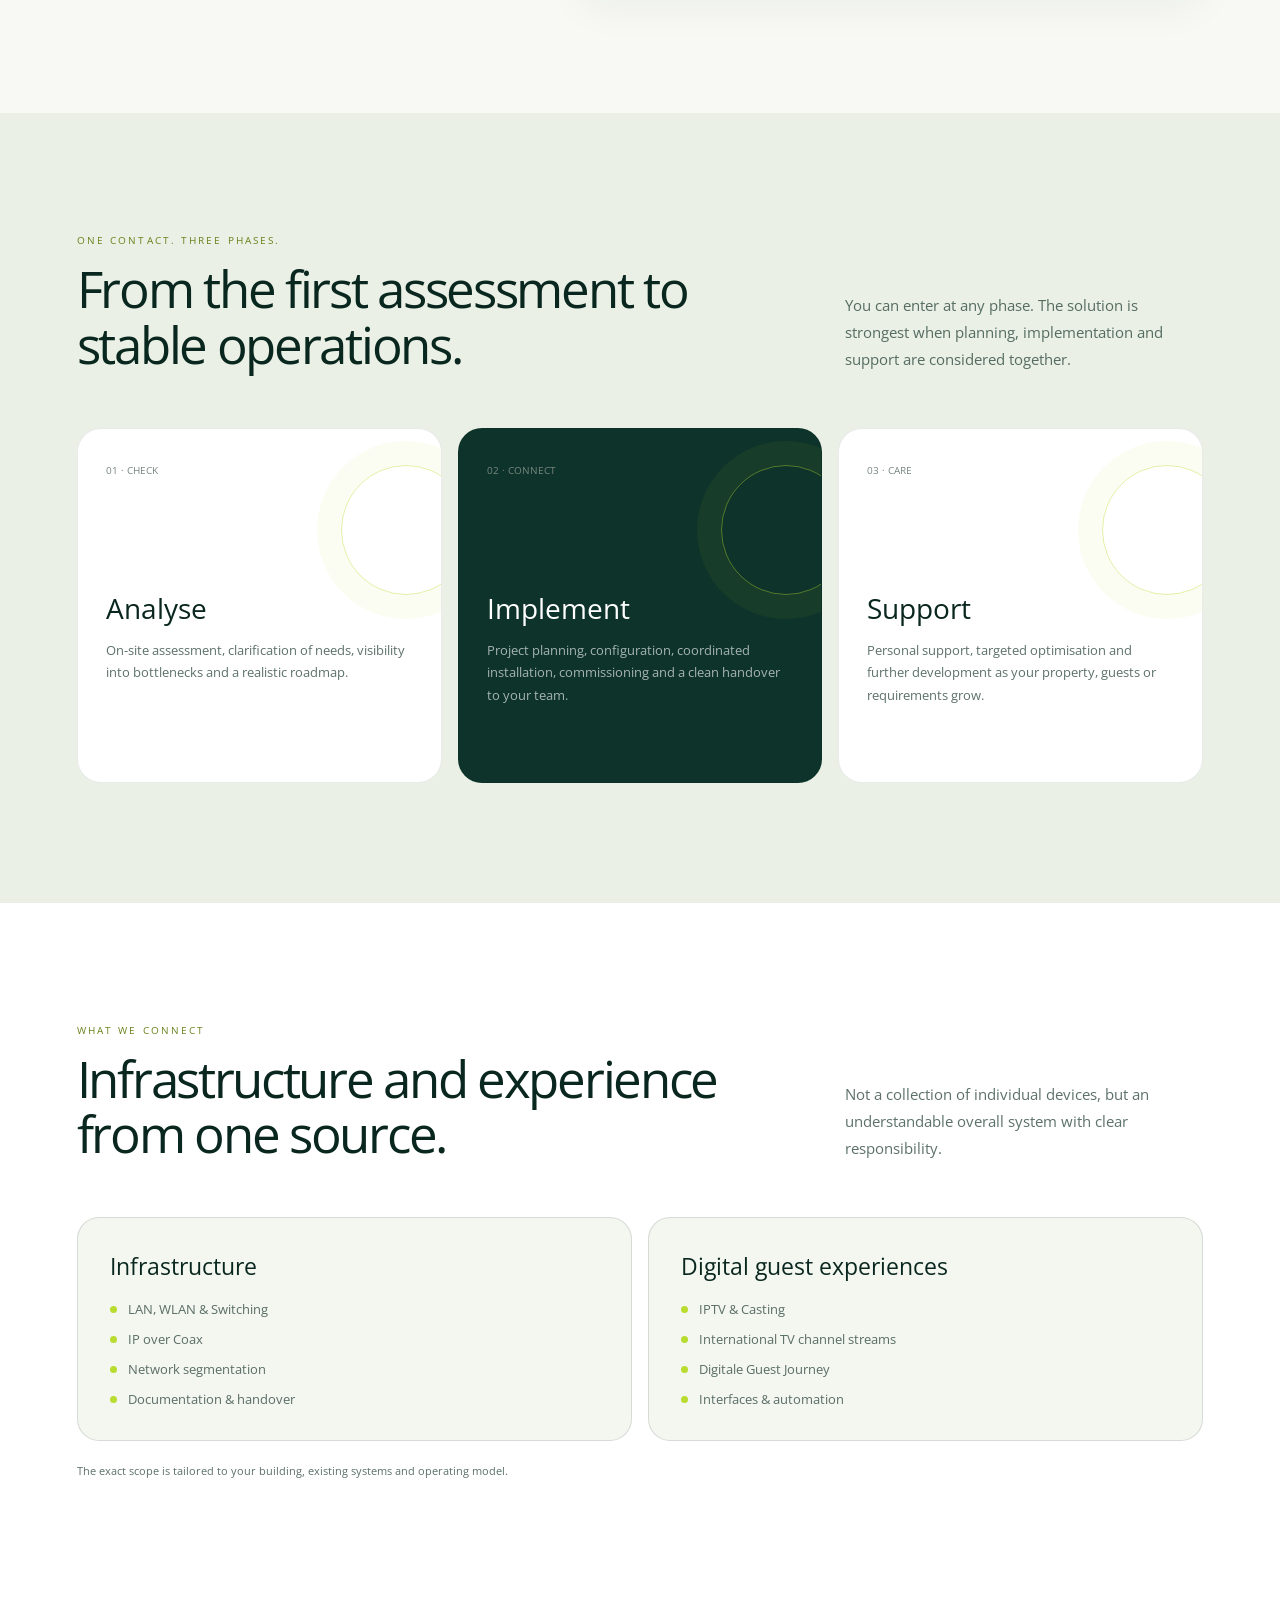
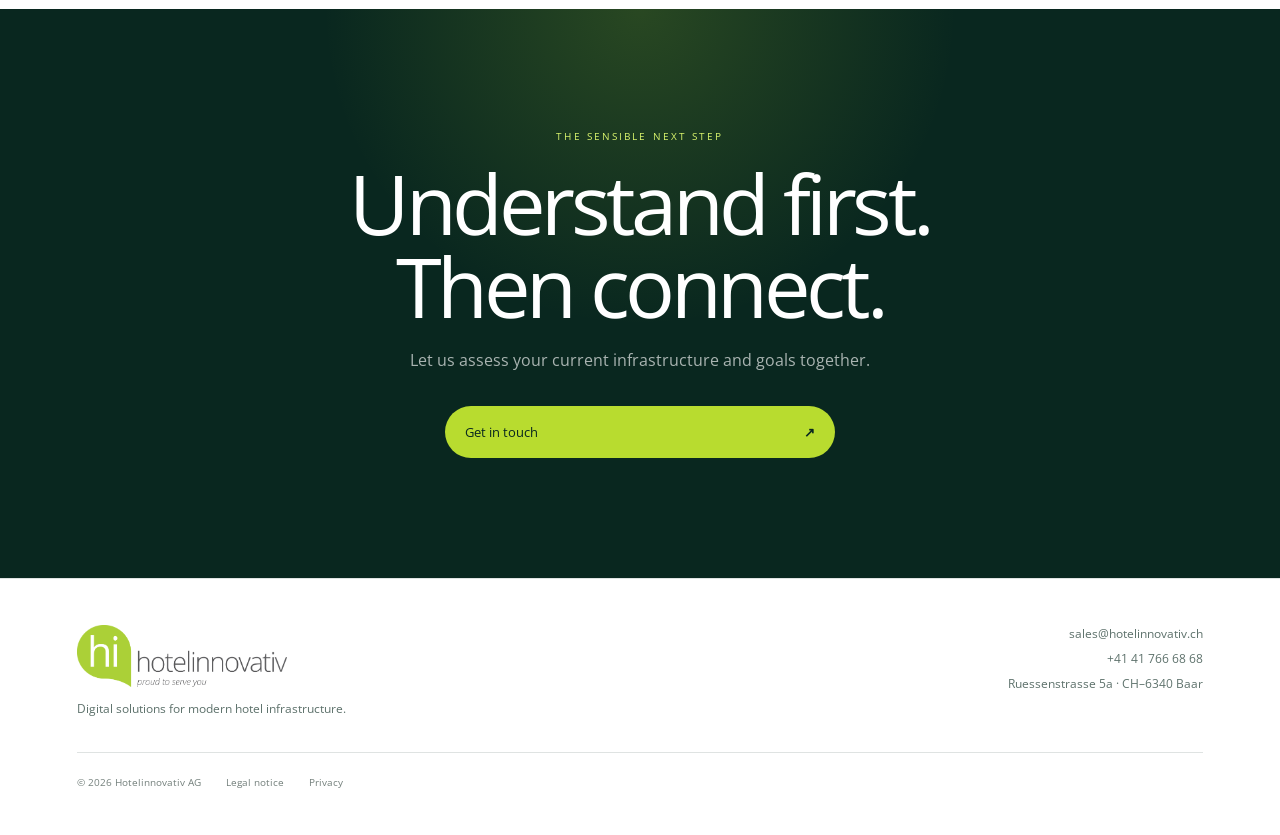
<file: netzwerk-service/index.html>
<!doctype html>
<html lang="de-CH">
<head>
  <meta charset="utf-8">
  <meta name="viewport" content="width=device-width, initial-scale=1">
  <meta name="theme-color" content="#09271f">
  <meta name="description" content="Netzwerk, Integration und Schweizer Service für Hotels — von der Analyse bis zum laufenden Betrieb.">
  <title>Netzwerk & Service — Hotelinnovativ</title>
  <link rel="preconnect" href="https://fonts.googleapis.com">
  <link rel="preconnect" href="https://fonts.gstatic.com" crossorigin>
  <link href="https://fonts.googleapis.com/css2?family=Open+Sans:wght@400&display=swap" rel="stylesheet">
  <link rel="stylesheet" href="../premium-home/style.css">
</head>
<body class="service-page" data-page="service">
  <div class="scroll-progress" aria-hidden="true"><span id="progress"></span></div>
  <header class="site-header" id="header">
    <a class="brand" href="../premium-home/" aria-label="Hotelinnovativ Startseite"><img src="../premium-home/assets/hotelinnovativ-logo.png" alt="Hotelinnovativ — proud to serve you"></a>
    <nav class="desktop-nav" aria-label="Hauptnavigation">
      <a href="../premium-home/" data-i18n="navHome">Startseite</a>
      <a href="#netzwerk" data-i18n="networkTitle">Netzwerk</a>
      <a href="#service" data-i18n="serviceTitle">Service</a>
    </nav>
    <div class="header-actions">
      <div class="language-switch" aria-label="Sprache wählen"><button type="button" data-lang="de" class="active">DE</button><button type="button" data-lang="en">EN</button><button type="button" data-lang="fr">FR</button><button type="button" data-lang="it">IT</button></div>
      <a class="header-cta" href="mailto:sales@hotelinnovativ.ch"><span data-i18n="navContact">Kontakt</span><span>↗</span></a>
    </div>
  </header>
  <main id="top">
    <section class="subhero">
      <div class="subhero-content reveal visible">
        <span class="eyebrow"><i></i><span data-i18n="serviceHeroKicker">Netzwerk & Service</span></span>
        <h1 data-i18n="serviceHeroTitle">Die Basis, die alles verbindet.</h1>
        <p data-i18n="serviceHeroText">Eine moderne Guest Journey beginnt nicht am Bildschirm, sondern in einer Infrastruktur, die zuverlässig funktioniert. Wir planen, integrieren und betreuen sie — mit einem verantwortlichen Partner in der Schweiz.</p>
        <a class="back-home" href="../premium-home/"><span>←</span><span data-i18n="backHome">Zur Übersicht</span></a>
      </div>
      <div class="subhero-meta"><span>LAN · WLAN · IP</span><span data-i18n="serviceMetaTwo">Planung · Integration · Support</span><span>Baar · Schweiz</span></div>
    </section>
    <section class="foundation section" id="netzwerk">
      <div class="foundation-grid">
        <div class="foundation-intro reveal">
          <span class="kicker" data-i18n="networkKicker">Vernetzte Infrastruktur</span>
          <h2 data-i18n="networkHeroTitle">Stabil für heute.<br>Bereit für morgen.</h2>
          <p data-i18n="networkLead">Wir betrachten das Netzwerk nicht isoliert. Es ist die gemeinsame Basis für IPTV, Guest WiFi, Mitarbeitende, mobile Services und künftige Automationen.</p>
        </div>
        <div class="network-stack">
          <article class="network-layer reveal"><span>01</span><h3 data-i18n="lanTitle">LAN & Switching</h3><p data-i18n="lanText">Sauber geplante Verbindungen, passende Komponenten und eine dokumentierte Struktur für den täglichen Betrieb.</p></article>
          <article class="network-layer reveal"><span>02</span><h3 data-i18n="wifiTitle">WLAN für Gäste und Betrieb</h3><p data-i18n="wifiText">Durchdachte Abdeckung und ein konsistentes Erlebnis in Zimmern, öffentlichen Bereichen und Backoffice.</p></article>
          <article class="network-layer reveal"><span>03</span><h3 data-i18n="segmentTitle">Getrennte digitale Bereiche</h3><p data-i18n="segmentText">Gast-, Betriebs- und Gerätesysteme werden logisch strukturiert, damit Leistung und Übersicht erhalten bleiben.</p></article>
          <article class="network-layer reveal"><span>04</span><h3>IP over Coax</h3><p data-i18n="coaxNetworkText">Wo neue Leitungen unverhältnismässig wären, kann die vorhandene Koax-Infrastruktur zur modernen IP-Basis werden.</p></article>
          <article class="network-layer reveal"><span>05</span><h3 data-i18n="documentationTitle">Dokumentation & Transparenz</h3><p data-i18n="documentationText">Klare Übergaben und nachvollziehbare Unterlagen sorgen dafür, dass Ihre Infrastruktur beherrschbar bleibt.</p></article>
        </div>
      </div>
    </section>
    <section class="lifecycle section" id="service">
      <div class="section-heading reveal">
        <div><span class="kicker" data-i18n="serviceKicker">Ein Ansprechpartner. Drei Phasen.</span><h2 data-i18n="lifecycleTitle">Von der ersten Bestandsaufnahme bis zum stabilen Betrieb.</h2></div>
        <p data-i18n="lifecycleLead">Sie können bei jeder Phase einsteigen. Am stärksten ist die Lösung, wenn Planung, Umsetzung und Betreuung zusammengedacht werden.</p>
      </div>
      <div class="lifecycle-grid">
        <article class="lifecycle-card reveal"><span>01 · CHECK</span><i></i><h3 data-i18n="checkTitle">Analysieren</h3><p data-i18n="checkText">Bestandsaufnahme vor Ort, Anforderungen klären, Engpässe sichtbar machen und einen realistischen Fahrplan definieren.</p></article>
        <article class="lifecycle-card reveal"><span>02 · CONNECT</span><i></i><h3 data-i18n="connectTitle">Realisieren</h3><p data-i18n="connectText">Projektierung, Konfiguration, koordinierte Installation, Inbetriebnahme und saubere Übergabe an Ihr Team.</p></article>
        <article class="lifecycle-card reveal"><span>03 · CARE</span><i></i><h3 data-i18n="careTitle">Betreuen</h3><p data-i18n="careText">Persönlicher Support, gezielte Optimierung und Weiterentwicklung, wenn Haus, Gäste oder Anforderungen wachsen.</p></article>
      </div>
    </section>
    <section class="scope section">
      <div class="section-heading reveal">
        <div><span class="kicker" data-i18n="scopeKicker">Was wir verbinden</span><h2 data-i18n="scopeTitle">Infrastruktur und Erlebnis aus einer Hand.</h2></div>
        <p data-i18n="scopeLead">Kein Sammelsurium einzelner Geräte, sondern ein verständliches Gesamtsystem mit klarer Verantwortung.</p>
      </div>
      <div class="scope-grid">
        <article class="scope-card reveal"><h3 data-i18n="infraScopeTitle">Infrastruktur</h3><ul><li>LAN, WLAN & Switching</li><li>IP over Coax</li><li data-i18n="scopeSegmentation">Netzwerksegmentierung</li><li data-i18n="scopeDocumentation">Dokumentation & Übergabe</li></ul></article>
        <article class="scope-card reveal"><h3 data-i18n="experienceScopeTitle">Digitale Gästeerlebnisse</h3><ul><li>IPTV & Casting</li><li data-i18n="scopeStreams">Internationale TV-Senderstreams</li><li>Digitale Guest Journey</li><li data-i18n="scopeAutomation">Schnittstellen & Automation</li></ul></article>
      </div>
      <p class="service-note reveal" data-i18n="scopeNote">Der genaue Leistungsumfang wird passend zu Gebäude, Bestand und Betriebsmodell zusammengestellt.</p>
    </section>
    <section class="contact">
      <span class="kicker light" data-i18n="serviceCtaKicker">Der sinnvolle nächste Schritt</span>
      <h2 data-i18n="serviceCtaTitle">Erst verstehen.<br>Dann verbinden.</h2>
      <p data-i18n="serviceCtaText">Lassen Sie uns Ihre bestehende Infrastruktur und Ihre Ziele gemeinsam einordnen.</p>
      <a class="contact-button" href="mailto:sales@hotelinnovativ.ch?subject=Netzwerk%20%26%20Service"><span data-i18n="contactCta">Kontakt aufnehmen</span><b>↗</b></a>
    </section>
  </main>
  <footer class="site-footer">
    <div class="footer-brand"><img src="../premium-home/assets/hotelinnovativ-logo.png" alt="Hotelinnovativ"><p data-i18n="footerClaim">Digitale Lösungen für moderne Hotelinfrastruktur.</p></div>
    <div class="footer-links"><a href="mailto:sales@hotelinnovativ.ch">sales@hotelinnovativ.ch</a><a href="tel:+41417666868">+41 41 766 68 68</a><span>Ruessenstrasse 5a · CH–6340 Baar</span></div>
    <div class="footer-legal"><span>© <span id="year"></span> Hotelinnovativ AG</span><a href="https://www.hotelinnovativ.ch/impressum/" target="_blank" rel="noopener" data-i18n="imprint">Impressum</a><a href="https://www.hotelinnovativ.ch/datenschutz/" target="_blank" rel="noopener" data-i18n="privacy">Datenschutz</a></div>
  </footer>
  <script src="../premium-home/app.js"></script>
</body>
</html>
</file>
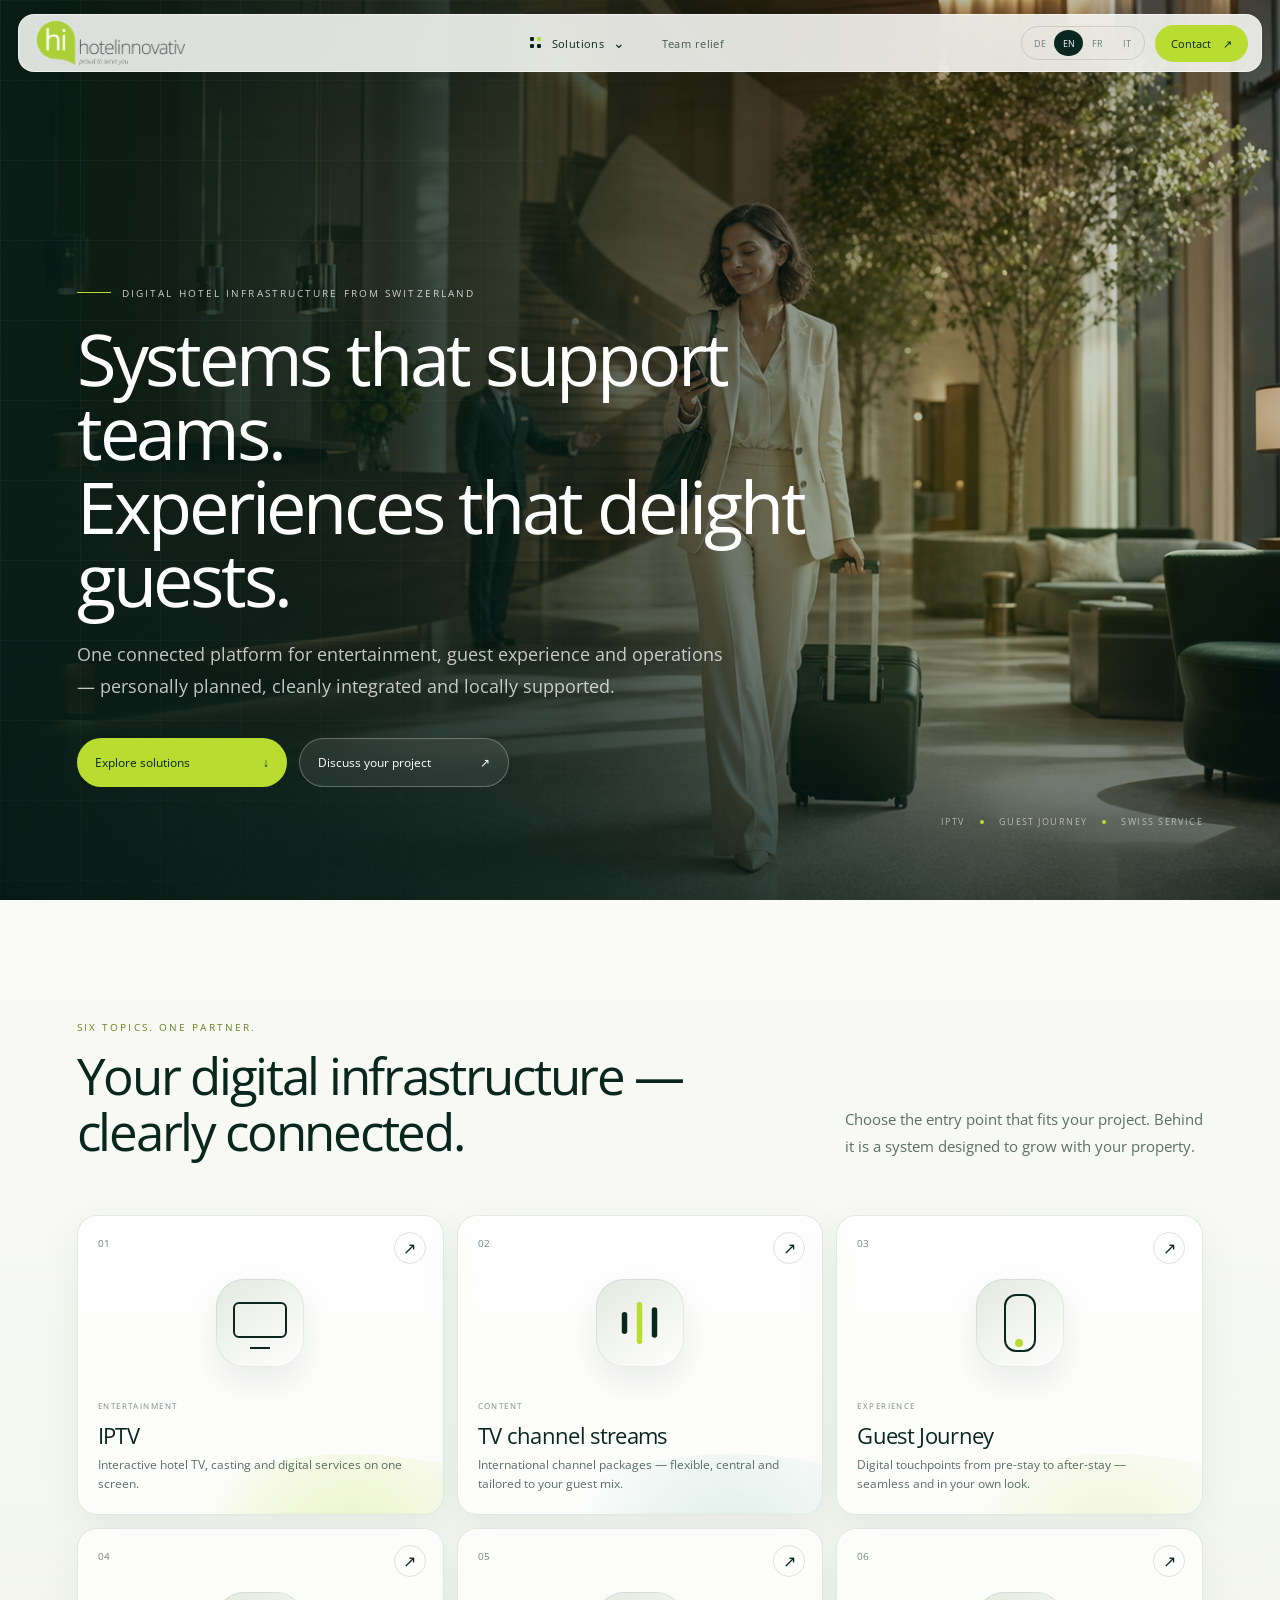
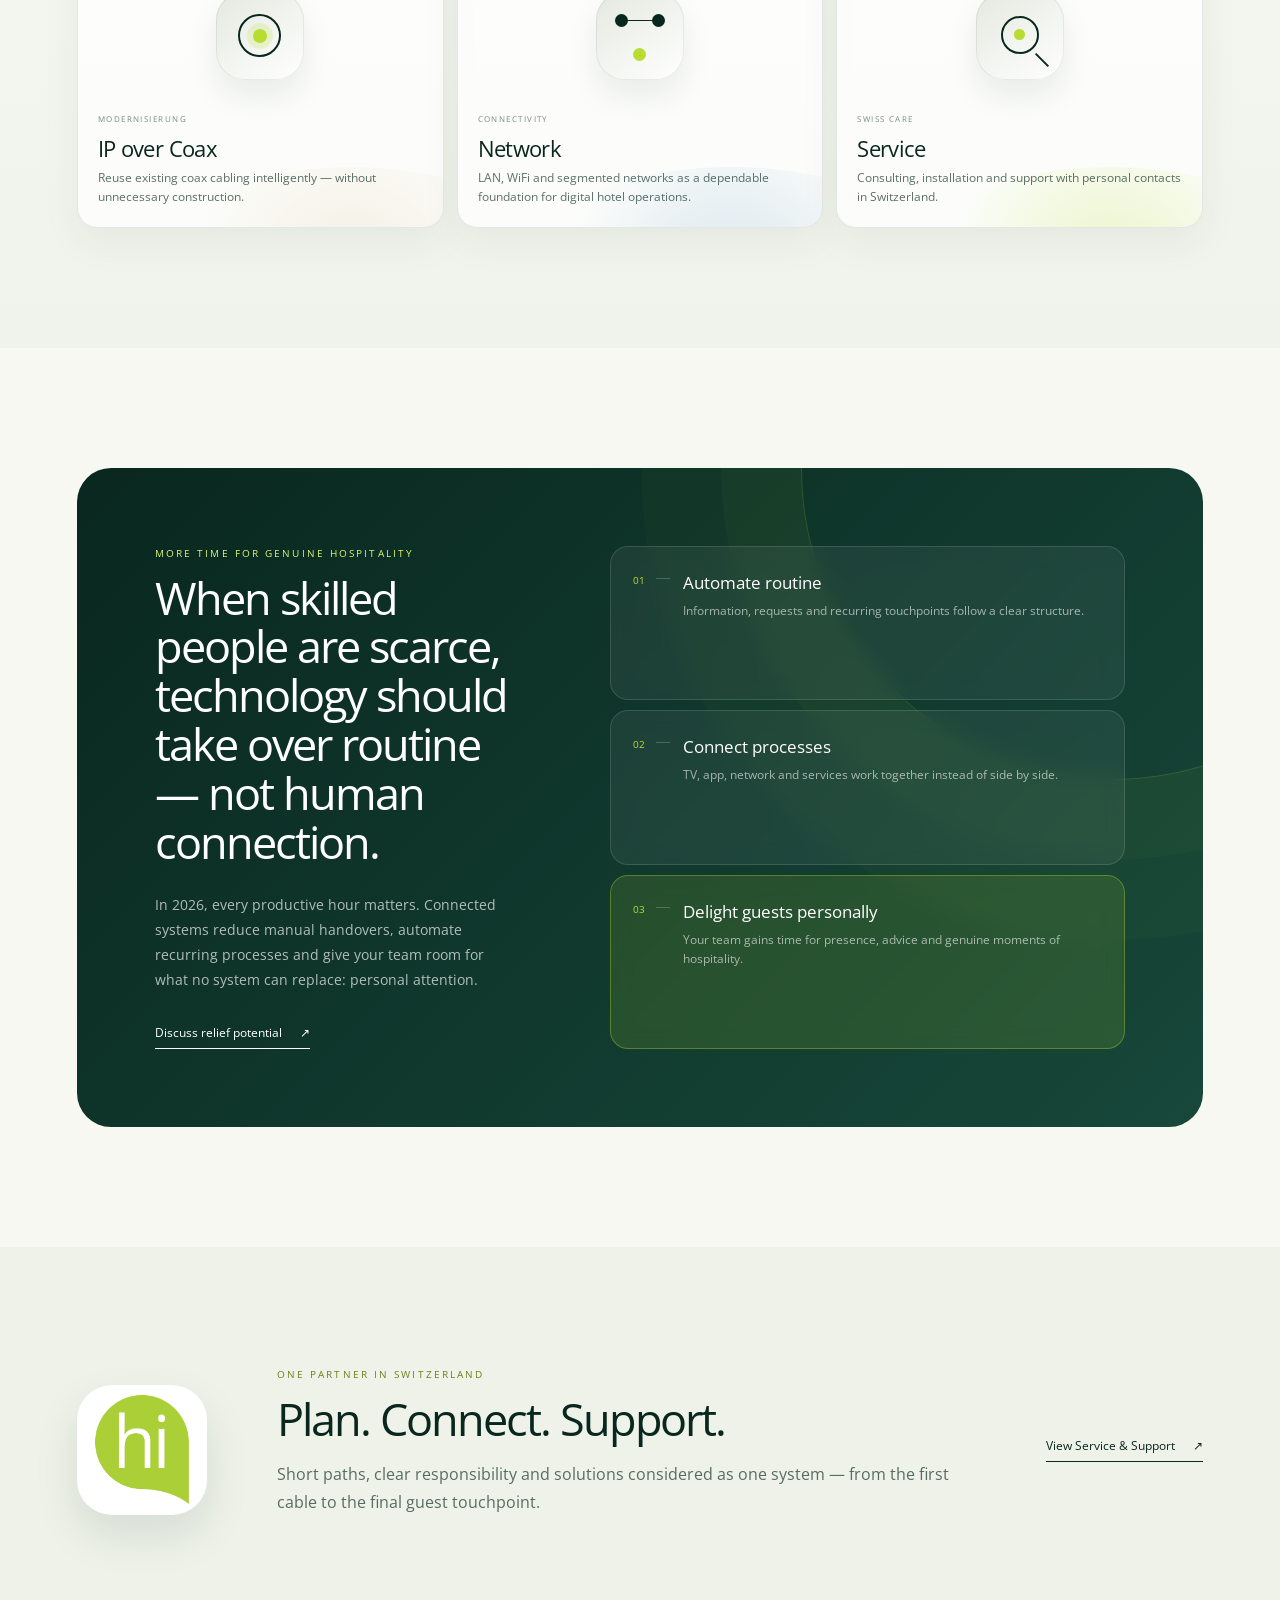
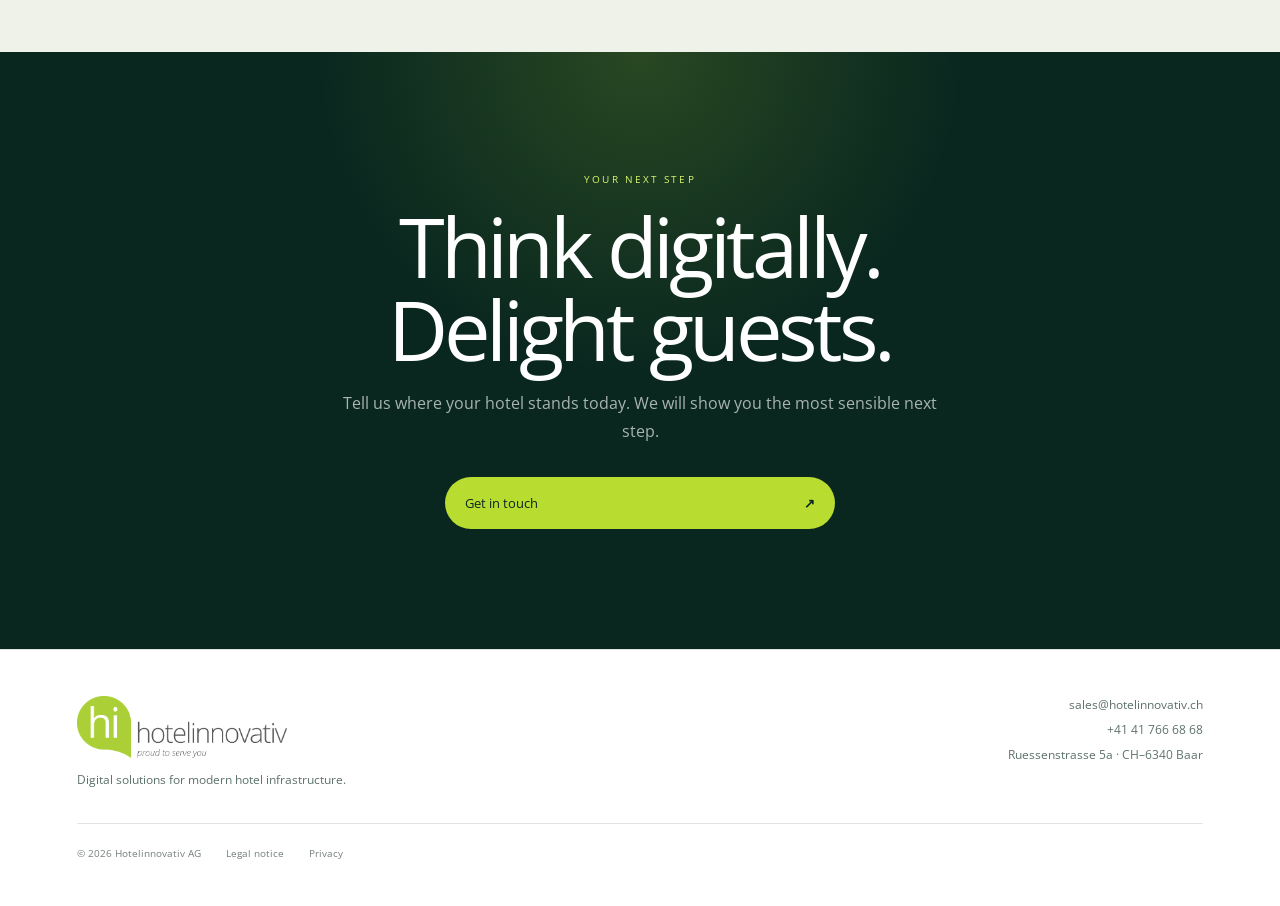
<file: premium-home/index.html>
<!doctype html>
<html lang="de-CH">
<head>
  <meta charset="utf-8">
  <meta name="viewport" content="width=device-width, initial-scale=1">
  <meta name="theme-color" content="#edf1e8">
  <meta name="description" content="Hotelinnovativ verbindet IPTV, TV-Senderstreams, digitale Guest Journey, IP over Coax, Netzwerk und Service zu einer modernen Hotelinfrastruktur.">
  <title>Hotelinnovativ — Digitale Systeme, die Teams entlasten</title>
  <link rel="preconnect" href="https://fonts.googleapis.com">
  <link rel="preconnect" href="https://fonts.gstatic.com" crossorigin>
  <link href="https://fonts.googleapis.com/css2?family=Open+Sans:wght@400&display=swap" rel="stylesheet">
  <link rel="stylesheet" href="style.css">
</head>
<body data-page="home">
  <div class="scroll-progress" aria-hidden="true"><span id="progress"></span></div>
  <header class="site-header" id="header">
    <a class="brand" href="#top" aria-label="Hotelinnovativ Startseite"><img src="assets/hotelinnovativ-logo.png" alt="Hotelinnovativ — proud to serve you"></a>
    <nav class="desktop-nav" aria-label="Hauptnavigation">
      <div class="nav-solutions">
        <button class="solutions-trigger" type="button" aria-expanded="false" aria-controls="solutions-menu">
          <span class="trigger-grid" aria-hidden="true"><i></i><i></i><i></i><i></i></span>
          <span data-i18n="navSolutions">Lösungen</span>
          <b aria-hidden="true">⌄</b>
        </button>
        <div class="solutions-menu" id="solutions-menu" aria-label="Themenwelten">
          <a href="../iptv-system/"><span>01</span><strong>IPTV</strong><b>↗</b></a>
          <a href="../?design=20260720v6"><span>02</span><strong>TV-Senderstreams</strong><b>↗</b></a>
          <a href="../guest-journey/"><span>03</span><strong>Guest Journey</strong><b>↗</b></a>
          <a href="https://coax.hotelinnovativ.tech/" target="_blank" rel="noopener"><span>04</span><strong>IP over Coax</strong><b>↗</b></a>
          <a href="https://hotelinnovativ-netzwerk-2026.hotelinnovat-0246.chatgpt.site/"><span>05</span><strong data-i18n="networkTitle">Netzwerk</strong><b>↗</b></a>
          <a href="../service-support/"><span>06</span><strong data-i18n="serviceTitle">Service</strong><b>↗</b></a>
        </div>
      </div>
      <a class="nav-secondary" href="#relief" data-i18n="navRelief">Teamentlastung</a>
    </nav>
    <div class="header-actions">
      <div class="language-switch" aria-label="Sprache wählen">
        <button type="button" data-lang="de" class="active">DE</button><button type="button" data-lang="en">EN</button><button type="button" data-lang="fr">FR</button><button type="button" data-lang="it">IT</button>
      </div>
      <a class="header-cta" href="mailto:sales@hotelinnovativ.ch"><span data-i18n="navContact">Kontakt</span><span aria-hidden="true">↗</span></a>
    </div>
  </header>
  <main id="top">
    <section class="hero compact-hero" aria-labelledby="hero-title">
      <div class="hero-image" aria-hidden="true"></div><div class="hero-grid" aria-hidden="true"></div>
      <div class="hero-content reveal visible">
        <span class="eyebrow"><i></i><span data-i18n="heroEyebrow">Digitale Hotelinfrastruktur aus der Schweiz</span></span>
        <h1 id="hero-title" data-i18n="heroTitle">Systeme, die Teams entlasten.<br>Erlebnisse, die Gäste begeistern.</h1>
        <p data-i18n="heroLead">Eine vernetzte Plattform für Entertainment, Guest Experience und Betrieb — persönlich geplant, sauber integriert und lokal betreut.</p>
        <div class="hero-actions">
          <a class="button button-primary" href="#solutions"><span data-i18n="discoverWorlds">Themenwelten entdecken</span><span aria-hidden="true">↓</span></a>
          <a class="button button-quiet" href="mailto:sales@hotelinnovativ.ch"><span data-i18n="talkToUs">Projekt besprechen</span><span aria-hidden="true">↗</span></a>
        </div>
      </div>
      <div class="hero-proof reveal visible"><span>IPTV</span><i></i><span>Guest Journey</span><i></i><span data-i18n="heroProof">Swiss Service</span></div>
    </section>
    <section class="solutions section" id="solutions" aria-labelledby="solutions-title">
      <div class="section-heading reveal">
        <div><span class="kicker" data-i18n="solutionsKicker">Sechs Themen. Ein Partner.</span><h2 id="solutions-title" data-i18n="solutionsTitle">Ihre digitale Infrastruktur — klar verbunden.</h2></div>
        <p data-i18n="solutionsLead">Wählen Sie den Einstieg, der zu Ihrem Projekt passt. Dahinter steht immer ein System, das mit Ihrem Haus mitwächst.</p>
      </div>
      <div class="solution-grid">
        <a class="solution-card card-iptv reveal" href="../iptv-system/"><span class="card-index">01</span><span class="card-arrow">↗</span><div class="card-visual tv-icon" aria-hidden="true"><i></i><b></b></div><div><span class="card-label">Entertainment</span><h3>IPTV</h3><p data-i18n="iptvText">Interaktives Hotel-TV, Casting und digitale Services auf einem Bildschirm.</p></div></a>
        <a class="solution-card card-streams reveal" href="../?design=20260720v6"><span class="card-index">02</span><span class="card-arrow">↗</span><div class="card-visual stream-icon" aria-hidden="true"><i></i><i></i><i></i></div><div><span class="card-label">Content</span><h3 data-i18n="streamsTitle">TV-Senderstreams</h3><p data-i18n="streamsText">Internationale Senderpakete — flexibel, zentral und auf Ihren Gästemix abgestimmt.</p></div></a>
        <a class="solution-card card-journey reveal" href="../guest-journey/"><span class="card-index">03</span><span class="card-arrow">↗</span><div class="card-visual phone-icon" aria-hidden="true"><i></i><b></b></div><div><span class="card-label">Experience</span><h3>Guest Journey</h3><p data-i18n="journeyText">Digitale Touchpoints von Pre-Stay bis After-Stay — nahtlos und im eigenen Look.</p></div></a>
        <a class="solution-card card-coax reveal" href="https://coax.hotelinnovativ.tech/" target="_blank" rel="noopener"><span class="card-index">04</span><span class="card-arrow">↗</span><div class="card-visual coax-icon" aria-hidden="true"><i></i><b></b></div><div><span class="card-label">Modernisierung</span><h3>IP over Coax</h3><p data-i18n="coaxText">Bestehende Koaxialleitungen intelligent weiterverwenden — ohne unnötige Bauarbeiten.</p></div></a>
        <a class="solution-card card-network reveal" href="https://hotelinnovativ-netzwerk-2026.hotelinnovat-0246.chatgpt.site/"><span class="card-index">05</span><span class="card-arrow">↗</span><div class="card-visual network-icon" aria-hidden="true"><i></i><i></i><i></i><b></b></div><div><span class="card-label">Connectivity</span><h3 data-i18n="networkTitle">Netzwerk</h3><p data-i18n="networkText">LAN, WLAN und segmentierte Netze als verlässliche Basis für den digitalen Hotelbetrieb.</p></div></a>
        <a class="solution-card card-service reveal" href="../service-support/"><span class="card-index">06</span><span class="card-arrow">↗</span><div class="card-visual service-icon" aria-hidden="true"><i></i><b></b></div><div><span class="card-label">Swiss Care</span><h3 data-i18n="serviceTitle">Service</h3><p data-i18n="serviceText">Beratung, Installation und Support mit persönlichen Ansprechpartnern in der Schweiz.</p></div></a>
      </div>
    </section>
    <section class="relief section" id="relief" aria-labelledby="relief-title">
      <div class="relief-panel">
        <div class="relief-copy reveal">
          <span class="kicker light" data-i18n="reliefKicker">Mehr Zeit für echte Gastfreundschaft</span>
          <h2 id="relief-title" data-i18n="reliefTitle">Wenn Fachkräfte knapp sind, sollte Technologie Routine übernehmen — nicht Nähe.</h2>
          <p data-i18n="reliefText">2026 zählt jede gute Arbeitsstunde. Vernetzte Systeme reduzieren manuelle Übergaben, automatisieren wiederkehrende Abläufe und geben Ihrem Team Raum für das, was kein System ersetzen kann: persönliche Aufmerksamkeit.</p>
          <a href="mailto:sales@hotelinnovativ.ch?subject=Teamentlastende%20Systeme" class="text-link"><span data-i18n="reliefCta">Entlastungspotenzial besprechen</span><b>↗</b></a>
        </div>
        <div class="relief-flow reveal">
          <article><span>01</span><i></i><h3 data-i18n="reliefOne">Routine automatisieren</h3><p data-i18n="reliefOneText">Informationen, Anfragen und wiederkehrende Touchpoints laufen strukturiert.</p></article>
          <article><span>02</span><i></i><h3 data-i18n="reliefTwo">Prozesse verbinden</h3><p data-i18n="reliefTwoText">TV, App, Netzwerk und Services greifen ineinander statt nebeneinander.</p></article>
          <article class="relief-result"><span>03</span><i></i><h3 data-i18n="reliefThree">Gäste persönlich begeistern</h3><p data-i18n="reliefThreeText">Ihr Team gewinnt Zeit für Präsenz, Beratung und echte Gastgebermomente.</p></article>
        </div>
      </div>
    </section>
    <section class="promise section">
      <div class="promise-mark reveal"><img src="assets/hotelinnovativ-pictogram.png" alt="Hotelinnovativ"></div>
      <div class="promise-copy reveal"><span class="kicker" data-i18n="promiseKicker">Ein Partner in der Schweiz</span><h2 data-i18n="promiseTitle">Planen. Verbinden. Betreuen.</h2><p data-i18n="promiseText">Kurze Wege, klare Verantwortung und Lösungen, die vom ersten Kabel bis zum letzten Gästetouchpoint zusammengedacht sind.</p></div>
      <a class="promise-link reveal" href="../service-support/"><span data-i18n="promiseLink">Service & Support ansehen</span><b>↗</b></a>
    </section>
    <section class="contact" id="contact">
      <span class="kicker light" data-i18n="contactKicker">Ihr nächster Schritt</span><h2 data-i18n="contactTitle">Digitaler denken.<br>Gäste begeistern.</h2><p data-i18n="contactText">Erzählen Sie uns, wo Ihr Hotel heute steht. Wir zeigen Ihnen den sinnvollsten nächsten Schritt.</p><a class="contact-button" href="mailto:sales@hotelinnovativ.ch"><span data-i18n="contactCta">Kontakt aufnehmen</span><b>↗</b></a>
    </section>
  </main>
  <footer class="site-footer">
    <div class="footer-brand"><img src="assets/hotelinnovativ-logo.png" alt="Hotelinnovativ"><p data-i18n="footerClaim">Digitale Lösungen für moderne Hotelinfrastruktur.</p></div>
    <div class="footer-links"><a href="mailto:sales@hotelinnovativ.ch">sales@hotelinnovativ.ch</a><a href="tel:+41417666868">+41 41 766 68 68</a><span>Ruessenstrasse 5a · CH–6340 Baar</span></div>
    <div class="footer-legal"><span>© <span id="year"></span> Hotelinnovativ AG</span><a href="https://www.hotelinnovativ.ch/impressum/" target="_blank" rel="noopener" data-i18n="imprint">Impressum</a><a href="https://www.hotelinnovativ.ch/datenschutz/" target="_blank" rel="noopener" data-i18n="privacy">Datenschutz</a></div>
  </footer>
  <script src="app.js"></script>
</body>
</html>
</file>
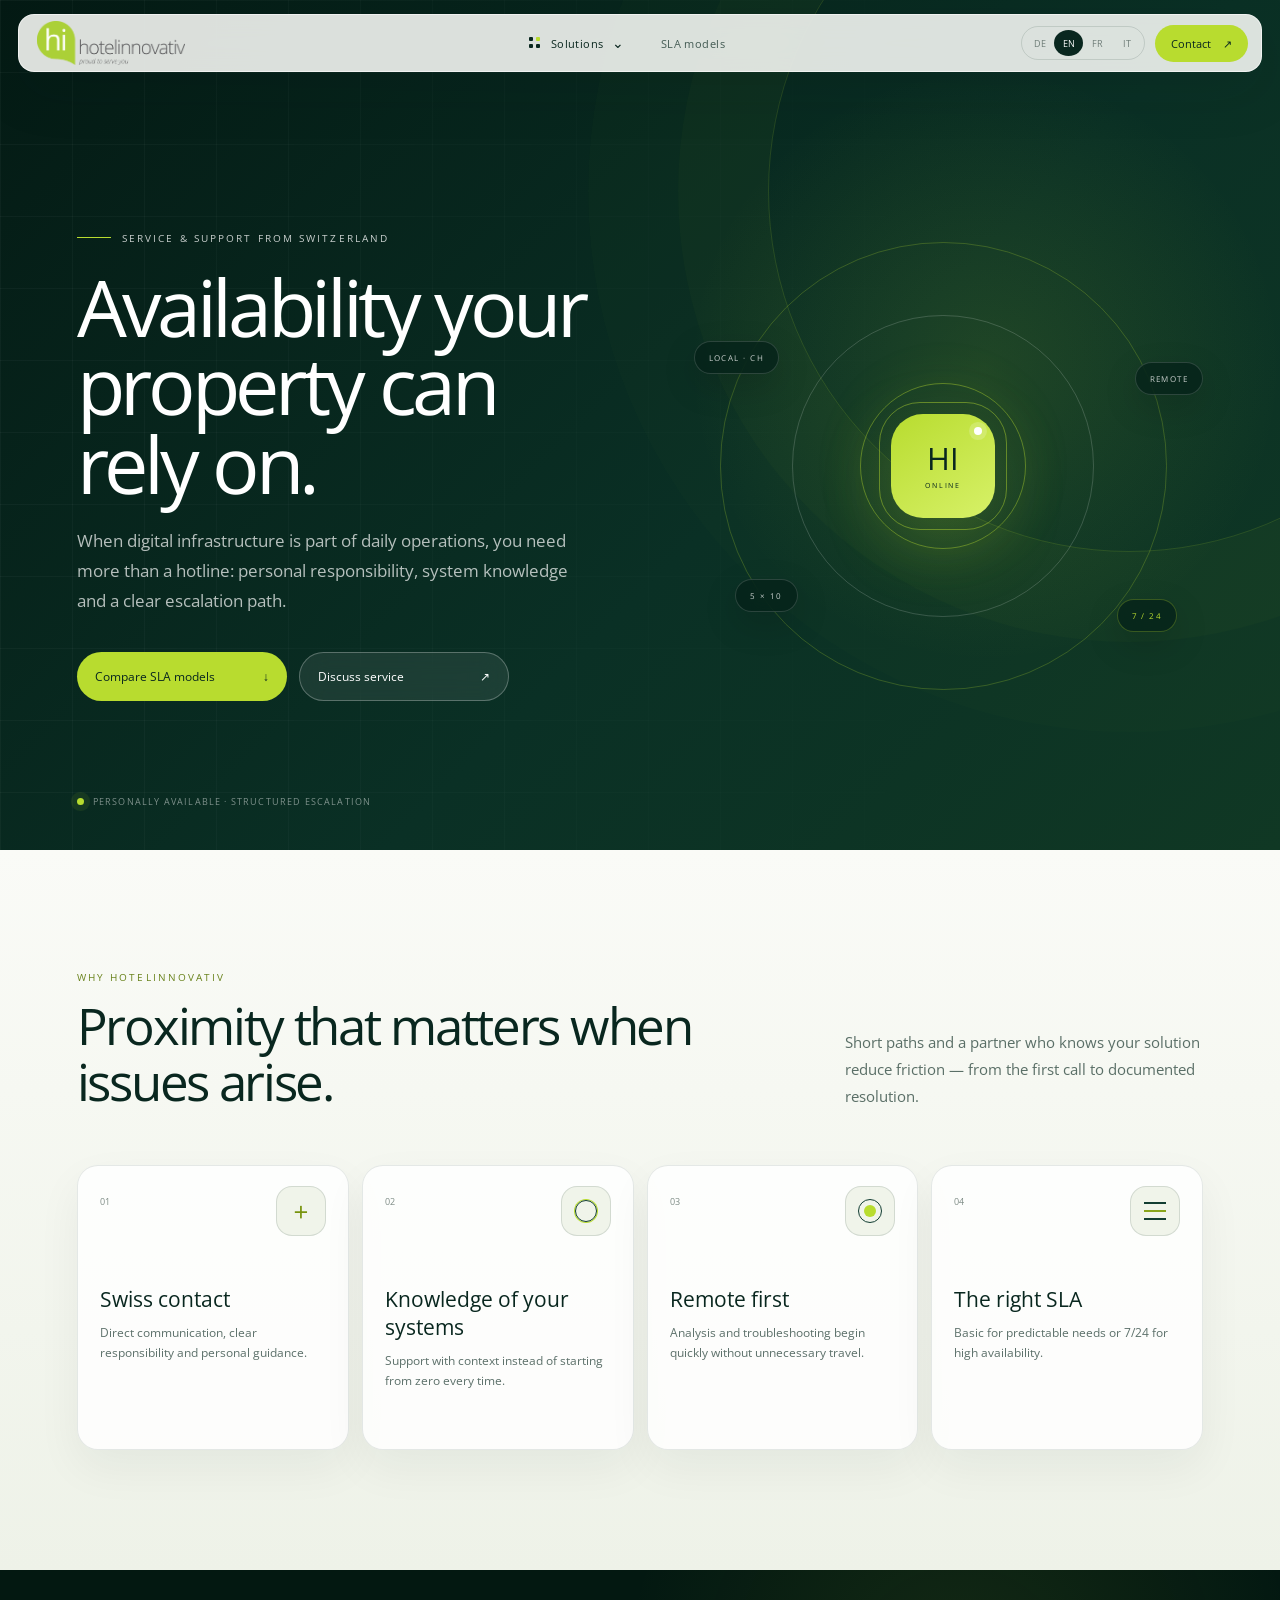
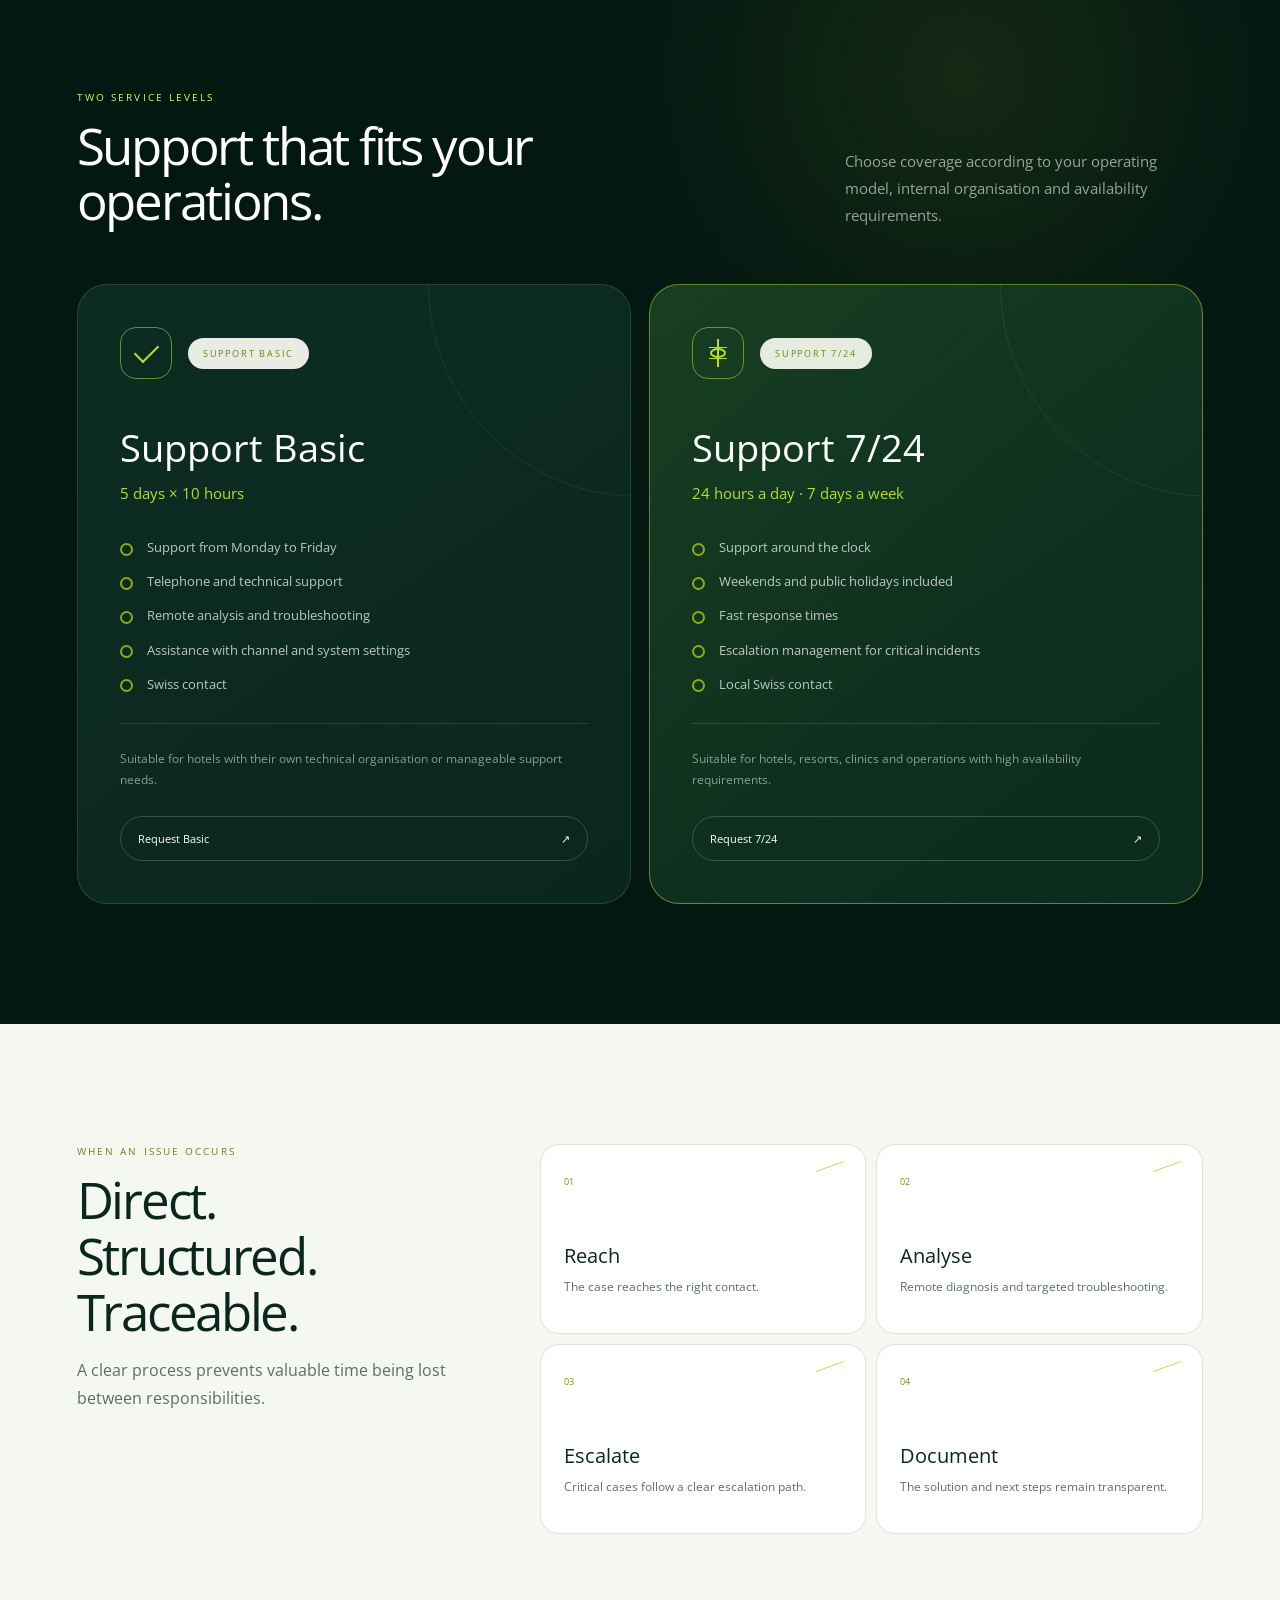
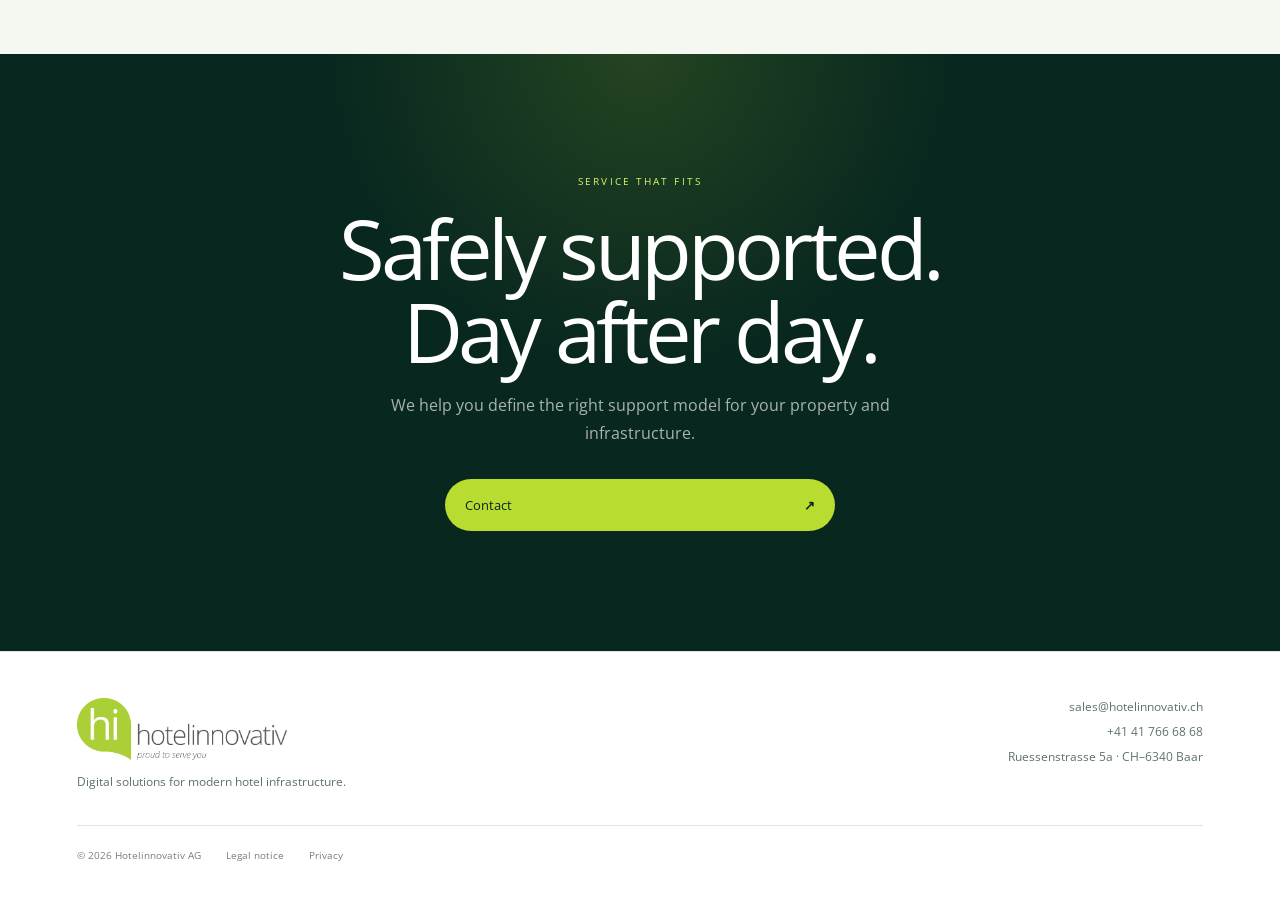
<file: service-support/index.html>
<!doctype html>
<html lang="de-CH">
<head>
  <meta charset="utf-8">
  <meta name="viewport" content="width=device-width, initial-scale=1">
  <meta name="theme-color" content="#07241c">
  <meta name="description" content="Service und Support von Hotelinnovativ: Schweizer Ansprechpartner, Remote-Analyse, Eskalationsmanagement und Supportmodelle Basic oder 7/24.">
  <title>Service & Support — Hotelinnovativ</title>
  <link rel="preconnect" href="https://fonts.googleapis.com">
  <link rel="preconnect" href="https://fonts.gstatic.com" crossorigin>
  <link href="https://fonts.googleapis.com/css2?family=Open+Sans:wght@400&display=swap" rel="stylesheet">
  <link rel="stylesheet" href="../premium-home/style.css">
  <link rel="stylesheet" href="style.css">
</head>
<body class="support-page" data-page="support">
  <div class="scroll-progress" aria-hidden="true"><span id="progress"></span></div>
  <header class="site-header" id="header">
    <a class="brand" href="../premium-home/" aria-label="Hotelinnovativ Startseite"><img src="../premium-home/assets/hotelinnovativ-logo.png" alt="Hotelinnovativ — proud to serve you"></a>
    <nav class="desktop-nav" aria-label="Hauptnavigation">
      <div class="nav-solutions">
        <button class="solutions-trigger" type="button" aria-expanded="false" aria-controls="solutions-menu">
          <span class="trigger-grid" aria-hidden="true"><i></i><i></i><i></i><i></i></span>
          <span data-i18n="navSolutions">Lösungen</span><b aria-hidden="true">⌄</b>
        </button>
        <div class="solutions-menu" id="solutions-menu" aria-label="Themenwelten">
          <a href="../iptv-system/"><span>01</span><strong>IPTV</strong><b>↗</b></a>
          <a href="../?design=20260720v6"><span>02</span><strong>TV-Senderstreams</strong><b>↗</b></a>
          <a href="../guest-journey/"><span>03</span><strong>Guest Journey</strong><b>↗</b></a>
          <a href="https://coax.hotelinnovativ.tech/" target="_blank" rel="noopener"><span>04</span><strong>IP over Coax</strong><b>↗</b></a>
          <a href="https://hotelinnovativ-netzwerk-2026.hotelinnovat-0246.chatgpt.site/"><span>05</span><strong data-i18n="networkTitle">Netzwerk</strong><b>↗</b></a>
          <a href="#top"><span>06</span><strong data-i18n="serviceTitle">Service</strong><b>↗</b></a>
        </div>
      </div>
      <a class="nav-secondary" href="#sla" data-i18n="navSla">SLA-Modelle</a>
    </nav>
    <div class="header-actions">
      <div class="language-switch" aria-label="Sprache wählen"><button type="button" data-lang="de" class="active">DE</button><button type="button" data-lang="en">EN</button><button type="button" data-lang="fr">FR</button><button type="button" data-lang="it">IT</button></div>
      <a class="header-cta" href="mailto:sales@hotelinnovativ.ch?subject=Service%20%26%20Support"><span data-i18n="navContact">Kontakt</span><span>↗</span></a>
    </div>
  </header>

  <main id="top">
    <section class="support-hero">
      <div class="support-hero-grid" aria-hidden="true"></div>
      <div class="support-hero-copy reveal visible">
        <span class="eyebrow"><i></i><span data-i18n="heroKicker">Service & Support aus der Schweiz</span></span>
        <h1 data-i18n="heroTitle">Verfügbarkeit, auf die Ihr Haus bauen kann.</h1>
        <p data-i18n="heroText">Wenn digitale Infrastruktur zum täglichen Betrieb gehört, braucht es mehr als eine Hotline: persönliche Verantwortung, Systemkenntnis und einen klaren Eskalationsweg.</p>
        <div class="hero-actions">
          <a class="button button-primary" href="#sla"><span data-i18n="heroCta">SLA-Modelle vergleichen</span><span>↓</span></a>
          <a class="button button-quiet" href="mailto:sales@hotelinnovativ.ch?subject=Service%20%26%20Support"><span data-i18n="heroCtaSecondary">Service besprechen</span><span>↗</span></a>
        </div>
      </div>
      <div class="service-pulse reveal visible" aria-hidden="true">
        <div class="pulse-ring pulse-ring-a"></div><div class="pulse-ring pulse-ring-b"></div><div class="pulse-ring pulse-ring-c"></div>
        <div class="pulse-core"><i></i><span>HI</span><small>ONLINE</small></div>
        <span class="pulse-node node-local">LOCAL · CH</span>
        <span class="pulse-node node-remote">REMOTE</span>
        <span class="pulse-node node-basic">5 × 10</span>
        <span class="pulse-node node-premium">7 / 24</span>
      </div>
      <div class="hero-status"><i></i><span data-i18n="heroStatus">Persönlich erreichbar · strukturiert eskaliert</span></div>
    </section>

    <section class="support-benefits section" aria-labelledby="benefits-title">
      <div class="section-heading reveal">
        <div><span class="kicker" data-i18n="benefitKicker">Warum Hotelinnovativ</span><h2 id="benefits-title" data-i18n="benefitTitle">Nähe, die im Störungsfall zählt.</h2></div>
        <p data-i18n="benefitLead">Kurze Wege und ein Partner, der Ihre Lösung kennt, reduzieren Reibungsverluste — vom ersten Anruf bis zur dokumentierten Behebung.</p>
      </div>
      <div class="benefit-grid">
        <article class="benefit-card reveal"><span>01</span><i class="benefit-icon local-icon"></i><h3 data-i18n="benefitOneTitle">Schweizer Ansprechpartner</h3><p data-i18n="benefitOneText">Direkte Kommunikation, klare Zuständigkeit und persönliche Begleitung.</p></article>
        <article class="benefit-card reveal"><span>02</span><i class="benefit-icon system-icon"></i><h3 data-i18n="benefitTwoTitle">Kenntnis Ihrer Systeme</h3><p data-i18n="benefitTwoText">Support mit Kontext statt jedes Mal bei null zu beginnen.</p></article>
        <article class="benefit-card reveal"><span>03</span><i class="benefit-icon remote-icon"></i><h3 data-i18n="benefitThreeTitle">Remote zuerst</h3><p data-i18n="benefitThreeText">Analyse und Fehlerbehebung beginnen schnell und ohne unnötige Anfahrt.</p></article>
        <article class="benefit-card reveal"><span>04</span><i class="benefit-icon scale-icon"></i><h3 data-i18n="benefitFourTitle">Passendes SLA</h3><p data-i18n="benefitFourText">Basic für planbaren Bedarf oder 7/24 für hohe Verfügbarkeit.</p></article>
      </div>
    </section>

    <section class="sla-section section" id="sla" aria-labelledby="sla-title">
      <div class="section-heading reveal">
        <div><span class="kicker light" data-i18n="slaKicker">Zwei Service-Level</span><h2 id="sla-title" data-i18n="slaTitle">Der Support, der zu Ihrem Betrieb passt.</h2></div>
        <p data-i18n="slaLead">Wählen Sie die Abdeckung nach Betriebsmodell, interner Organisation und Verfügbarkeitsanforderung.</p>
      </div>
      <div class="sla-grid">
        <article class="sla-card sla-basic reveal">
          <div class="sla-top"><div class="sla-symbol basic-symbol"><i></i></div><span>SUPPORT BASIC</span></div>
          <h3>Support Basic</h3>
          <strong data-i18n="basicSchedule">5 Tage × 10 Stunden</strong>
          <ul>
            <li data-i18n="basicOne">Support von Montag bis Freitag</li>
            <li data-i18n="basicTwo">Telefonischer und technischer Support</li>
            <li data-i18n="basicThree">Remote-Analyse und Fehlerbehebung</li>
            <li data-i18n="basicFour">Unterstützung bei Sender- und Systemeinstellungen</li>
            <li data-i18n="basicFive">Schweizer Ansprechpartner</li>
          </ul>
          <p data-i18n="basicFit">Geeignet für Hotels mit eigener technischer Organisation oder überschaubarem Supportbedarf.</p>
          <a href="mailto:sales@hotelinnovativ.ch?subject=Support%20Basic"><span data-i18n="requestBasic">Basic anfragen</span><b>↗</b></a>
        </article>
        <article class="sla-card sla-premium reveal">
          <div class="sla-top"><div class="sla-symbol premium-symbol"><i></i><b></b></div><span>SUPPORT 7/24</span></div>
          <h3>Support 7/24</h3>
          <strong data-i18n="premiumSchedule">24 Stunden am Tag · 7 Tage die Woche</strong>
          <ul>
            <li data-i18n="premiumOne">Support rund um die Uhr</li>
            <li data-i18n="premiumTwo">Wochenenden und Feiertage inklusive</li>
            <li data-i18n="premiumThree">Schnelle Reaktionszeiten</li>
            <li data-i18n="premiumFour">Eskalationsmanagement bei kritischen Störungen</li>
            <li data-i18n="premiumFive">Lokaler Schweizer Ansprechpartner</li>
          </ul>
          <p data-i18n="premiumFit">Geeignet für Hotels, Resorts, Kliniken und Betriebe mit hohen Anforderungen an Verfügbarkeit.</p>
          <a href="mailto:sales@hotelinnovativ.ch?subject=Support%207%2F24"><span data-i18n="requestPremium">7/24 anfragen</span><b>↗</b></a>
        </article>
      </div>
    </section>

    <section class="support-process section">
      <div class="process-intro reveal"><span class="kicker" data-i18n="processKicker">Im Störungsfall</span><h2 data-i18n="processTitle">Direkt. Strukturiert. Nachvollziehbar.</h2><p data-i18n="processLead">Ein klarer Ablauf verhindert, dass wertvolle Zeit zwischen Zuständigkeiten verloren geht.</p></div>
      <div class="process-line reveal">
        <article><span>01</span><h3 data-i18n="processOneTitle">Erreichen</h3><p data-i18n="processOneText">Der Fall landet beim richtigen Ansprechpartner.</p></article>
        <article><span>02</span><h3 data-i18n="processTwoTitle">Analysieren</h3><p data-i18n="processTwoText">Remote-Diagnose und gezielte Fehlerbehebung.</p></article>
        <article><span>03</span><h3 data-i18n="processThreeTitle">Eskalieren</h3><p data-i18n="processThreeText">Kritische Fälle folgen einem klaren Eskalationsweg.</p></article>
        <article><span>04</span><h3 data-i18n="processFourTitle">Dokumentieren</h3><p data-i18n="processFourText">Lösung und nächste Schritte bleiben transparent.</p></article>
      </div>
    </section>

    <section class="contact support-contact">
      <span class="kicker light" data-i18n="ctaKicker">Service, der zu Ihnen passt</span>
      <h2 data-i18n="ctaTitle">Sicher betreut.<br>Tag für Tag.</h2>
      <p data-i18n="ctaText">Wir helfen Ihnen, das passende Supportmodell für Ihr Haus und Ihre Infrastruktur festzulegen.</p>
      <a class="contact-button" href="mailto:sales@hotelinnovativ.ch?subject=Service%20%26%20Support"><span data-i18n="navContact">Kontakt aufnehmen</span><b>↗</b></a>
    </section>
  </main>

  <footer class="site-footer">
    <div class="footer-brand"><img src="../premium-home/assets/hotelinnovativ-logo.png" alt="Hotelinnovativ"><p data-i18n="footerClaim">Digitale Lösungen für moderne Hotelinfrastruktur.</p></div>
    <div class="footer-links"><a href="mailto:sales@hotelinnovativ.ch">sales@hotelinnovativ.ch</a><a href="tel:+41417666868">+41 41 766 68 68</a><span>Ruessenstrasse 5a · CH–6340 Baar</span></div>
    <div class="footer-legal"><span>© <span id="year"></span> Hotelinnovativ AG</span><a href="https://www.hotelinnovativ.ch/impressum/" target="_blank" rel="noopener" data-i18n="imprint">Impressum</a><a href="https://www.hotelinnovativ.ch/datenschutz/" target="_blank" rel="noopener" data-i18n="privacy">Datenschutz</a></div>
  </footer>
  <script src="app.js"></script>
</body>
</html>
</file>
<file: assets/streams-premium.css>
:root {
  --ink: #07130e;
  --ink-2: #0d2017;
  --forest: #123525;
  --paper: #f3f3ed;
  --white: #fff;
  --lime: #b7df31;
  --lime-soft: #d7f27a;
  --muted: #6f7d75;
  --line: rgba(7, 19, 14, .13);
  --ease: cubic-bezier(.2, .78, .2, 1);
  --shell: min(1440px, calc(100% - 64px));
}

* { box-sizing: border-box; }
html { scroll-behavior: smooth; }
body {
  margin: 0;
  overflow-x: hidden;
  background: var(--paper);
  color: var(--ink);
  font-family: "Open Sans", Arial, sans-serif;
  font-weight: 400;
}
body, button, input, select, textarea { font-family: "Open Sans", Arial, sans-serif; font-weight: 400; }
img { display: block; max-width: 100%; }
a { color: inherit; text-decoration: none; }
button, input, select { font: inherit; }
button, a { -webkit-tap-highlight-color: transparent; }
::selection { color: var(--ink); background: var(--lime); }
.section-shell { width: var(--shell); margin-inline: auto; }

.page-progress {
  position: fixed; z-index: 300; top: 0; left: 0; right: 0; height: 2px;
  background: rgba(255,255,255,.08); pointer-events: none;
}
.page-progress i {
  display: block; width: 100%; height: 100%; transform: scaleX(0); transform-origin: left;
  background: var(--lime); box-shadow: 0 0 18px rgba(183,223,49,.7);
}
.cursor-glow {
  position: fixed; z-index: 290; width: 360px; height: 360px; border-radius: 50%;
  pointer-events: none; transform: translate(-50%, -50%);
  background: radial-gradient(circle, rgba(183,223,49,.1), transparent 68%);
  mix-blend-mode: multiply;
}

.site-header {
  position: fixed; z-index: 260; top: 12px; left: 20px; right: 20px;
  height: 60px; padding: 0 9px 0 16px;
  display: flex; align-items: center; justify-content: space-between; gap: 22px;
  border: 1px solid rgba(255,255,255,.52); border-radius: 15px;
  background: rgba(248,249,244,.86); backdrop-filter: blur(24px);
  box-shadow: 0 18px 48px rgba(0,0,0,.11); transition: .35s var(--ease);
}
.site-header.scrolled { top: 7px; background: rgba(250,250,247,.96); }
.brand img { width: 154px; height: auto; }
.site-header nav { display: flex; align-items: center; gap: 28px; font-size: .67rem; }
.site-header nav a { position: relative; }
.site-header nav a::after {
  content: ""; position: absolute; left: 0; right: 100%; bottom: -8px; height: 1px;
  background: var(--ink); transition: right .3s ease;
}
.site-header nav a:hover::after, .site-header nav a:focus-visible::after { right: 0; }
.site-header nav a[href="#finder"] {
  padding: 8px 13px; border-radius: 999px; color: var(--ink); background: var(--lime);
  box-shadow: 0 0 0 1px rgba(132,169,0,.18), 0 0 22px rgba(183,223,49,.38);
  font-weight: 700; letter-spacing: .02em;
}
.site-header nav a[href="#finder"]::after { display: none; }
.site-header nav a[href="#finder"]:hover, .site-header nav a[href="#finder"]:focus-visible {
  background: #c8ef45; box-shadow: 0 0 0 1px rgba(132,169,0,.24), 0 0 28px rgba(183,223,49,.58);
}
.header-actions { display: flex; align-items: center; gap: 10px; }
.language-switcher { display: flex; gap: 3px; padding: 3px; border: 1px solid var(--line); border-radius: 999px; }
.language-switcher a {
  min-width: 27px; height: 24px; display: grid; place-items: center; border-radius: 999px;
  color: #718078; font-size: .54rem;
}
.language-switcher a[aria-current="page"] { color: var(--ink); background: var(--lime); }
.header-cta, .button {
  min-height: 48px; padding: 0 19px 0 21px; display: inline-flex; align-items: center;
  justify-content: space-between; gap: 34px; border: 0; border-radius: 12px; cursor: pointer;
  font-size: .68rem; transition: .3s var(--ease);
}
.header-cta { color: #fff; background: var(--ink); }
.header-cta { min-height: 40px; padding: 0 15px 0 17px; gap: 25px; border-radius: 10px; font-size: .63rem; }
.header-cta b, .button b { font-size: 1rem; font-weight: 400; transition: .3s var(--ease); }
.header-cta:hover b, .button:hover b { transform: translate(3px,-3px); }
.menu-toggle { display: none; padding: 9px; border: 0; background: none; }
.menu-toggle span { width: 21px; height: 1px; display: block; margin: 5px; background: var(--ink); }

.hero {
  min-height: 100svh; position: relative; overflow: hidden; color: #fff; background: var(--ink);
}
.hero-media, .hero-media img, .hero-wash, .grain {
  position: absolute; inset: 0; width: 100%; height: 100%;
}
.hero-media img {
  object-fit: cover; object-position: center; transform: scale(1.035);
  animation: hero-in 1.8s var(--ease) forwards;
}
.hero-wash {
  background:
    linear-gradient(90deg, rgba(3,11,7,.97) 0%, rgba(3,11,7,.86) 36%, rgba(3,11,7,.16) 66%, rgba(3,11,7,.26)),
    linear-gradient(0deg, rgba(3,11,7,.76), transparent 44%);
}
.grain {
  opacity: .12; pointer-events: none;
  background-image: url("data:image/svg+xml,%3Csvg viewBox='0 0 160 160' xmlns='http://www.w3.org/2000/svg'%3E%3Cfilter id='n'%3E%3CfeTurbulence type='fractalNoise' baseFrequency='.92' numOctaves='3' stitchTiles='stitchTiles'/%3E%3C/filter%3E%3Crect width='100%25' height='100%25' filter='url(%23n)' opacity='.55'/%3E%3C/svg%3E");
}
.hero-inner {
  width: min(1440px, calc(100% - 100px)); min-height: 100svh; margin-inline: auto;
  padding: 136px 0 110px; position: relative; z-index: 3;
  display: grid; grid-template-columns: 1.05fr .95fr; align-items: center;
}
.hero-copy { max-width: 720px; }
.eyebrow {
  margin: 0 0 27px; display: flex; align-items: center; gap: 12px;
  color: #53645a; font-size: .58rem; letter-spacing: .19em; text-transform: uppercase;
}
.eyebrow span { width: 28px; height: 1px; flex: 0 0 auto; background: var(--lime); }
.eyebrow b { font-weight: 400; }
.eyebrow.light { color: #c7d0ca; }
.hero h1, .manifesto h2, .story-copy h2, .section-heading h2, .platform-copy h2, .contact h2 {
  margin: 0; font-size: clamp(3.5rem, 6.3vw, 6.4rem); line-height: .94;
  letter-spacing: -.065em; font-weight: 400;
}
h1 em, h2 em { color: var(--lime); font-style: normal; font-weight: 400; }
.hero-lead {
  max-width: 610px; margin: 31px 0 38px; color: #bbc4be; font-size: 1rem; line-height: 1.75;
}
.hero-actions { display: flex; align-items: center; gap: 34px; }
.button { min-width: 218px; min-height: 58px; }
.button-lime { color: var(--ink); background: var(--lime); box-shadow: 0 16px 42px rgba(183,223,49,.2); }
.button-lime:hover { transform: translateY(-2px); background: var(--lime-soft); }
.button-dark { width: 100%; color: #fff; background: var(--ink); }
.quiet-link { font-size: .7rem; }
.quiet-link b { margin-left: 7px; color: var(--lime); }
.hero-signal {
  width: min(35vw,520px); justify-self: end; margin-top: 10vh;
  padding: 24px; border: 1px solid rgba(255,255,255,.16); border-radius: 21px;
  background: rgba(5,18,12,.64); backdrop-filter: blur(18px); box-shadow: 0 30px 80px rgba(0,0,0,.32);
}
.signal-head { display: flex; align-items: center; gap: 9px; color: #d4dbd6; font-size: .55rem; letter-spacing: .15em; }
.signal-head i { width: 8px; height: 8px; border-radius: 50%; background: var(--lime); box-shadow: 0 0 0 6px rgba(183,223,49,.1); }
.signal-head small { margin-left: auto; padding: 5px 8px; border: 1px solid rgba(255,255,255,.15); border-radius: 999px; }
.signal-grid { display: grid; grid-template-columns: repeat(3,1fr); margin-top: 27px; border-top: 1px solid rgba(255,255,255,.12); }
.signal-grid span { padding: 22px 15px 8px; border-right: 1px solid rgba(255,255,255,.12); }
.signal-grid span:last-child { border: 0; }
.signal-grid strong { display: block; font-size: clamp(1.65rem,2.5vw,2.5rem); font-weight: 400; letter-spacing: -.06em; }
.signal-grid small { color: #98a59d; font-size: .56rem; }
.signal-wave { height: 48px; margin-top: 16px; display: flex; align-items: end; gap: 7px; }
.signal-wave i { width: 5px; height: 14px; border-radius: 6px; background: var(--lime); animation: signal 1.7s ease-in-out infinite; }
.signal-wave i:nth-child(2) { animation-delay: .12s; }.signal-wave i:nth-child(3) { animation-delay: .24s; }
.signal-wave i:nth-child(4) { animation-delay: .36s; }.signal-wave i:nth-child(5) { animation-delay: .48s; }
.signal-wave i:nth-child(6) { animation-delay: .6s; }.signal-wave i:nth-child(7) { animation-delay: .72s; }
.hero-bottom {
  position: absolute; z-index: 5; left: 50px; right: 50px; bottom: 26px;
  display: flex; justify-content: space-between; align-items: end;
}
.hero-bottom > div:first-child { display: flex; align-items: center; gap: 15px; }
.hero-bottom strong { color: var(--lime); font-size: 1.45rem; font-weight: 400; }
.hero-bottom span { color: #aeb8b1; font-size: .52rem; line-height: 1.45; letter-spacing: .1em; text-transform: uppercase; }
.scroll-hint { display: flex; align-items: center; gap: 13px; }
.scroll-hint i { width: 43px; height: 43px; position: relative; border: 1px solid rgba(255,255,255,.22); border-radius: 50%; }
.scroll-hint i::after { content: "↓"; position: absolute; inset: 0; display: grid; place-items: center; animation: scroll-hint 1.6s infinite; }

.manifesto { padding: 145px 0 125px; }
.manifesto h2 { max-width: 1230px; font-size: clamp(3rem,5.2vw,5.25rem); }
.manifesto h2 em { color: #7f8b83; }
.manifesto-layout { display: grid; grid-template-columns: .8fr 1.2fr; gap: 80px; align-items: end; margin-top: 80px; }
.manifesto-layout > p { max-width: 520px; margin: 0; color: var(--muted); font-size: .92rem; line-height: 1.8; }
.manifesto-stats { display: grid; grid-template-columns: repeat(3,1fr); border-top: 1px solid var(--line); }
.manifesto-stats span { padding: 26px; border-right: 1px solid var(--line); }
.manifesto-stats span:last-child { border: 0; }
.manifesto-stats strong { display: block; font-size: 2.8rem; font-weight: 400; letter-spacing: -.07em; }
.manifesto-stats small { color: #79877f; font-size: .58rem; letter-spacing: .1em; text-transform: uppercase; }

.story-scroll { height: 400vh; position: relative; color: #fff; background: var(--ink); }
.story-stage { position: sticky; top: 0; height: 100svh; overflow: hidden; }
.story-backgrounds, .story-bg, .story-bg img, .story-wash { position: absolute; inset: 0; width: 100%; height: 100%; }
.story-bg { margin: 0; opacity: 0; transform: scale(1.06); transition: opacity .85s var(--ease), transform 1.1s var(--ease); }
.story-bg.active { opacity: 1; transform: scale(1); }
.story-bg img { object-fit: cover; object-position: center; }
.story-wash {
  z-index: 1; background:
    linear-gradient(90deg, rgba(3,12,8,.96) 0%, rgba(3,12,8,.82) 39%, rgba(3,12,8,.12) 70%, rgba(3,12,8,.34)),
    linear-gradient(0deg, rgba(3,12,8,.72), transparent 47%);
}
.story-backgrounds .grain { z-index: 2; }
.story-rail {
  position: absolute; z-index: 10; left: 28px; top: 108px; bottom: 38px; width: 44px;
  display: flex; flex-direction: column; align-items: center;
}
.story-rail > small { margin-bottom: 18px; writing-mode: vertical-rl; transform: rotate(180deg); color: #aeb8b1; font-size: .46rem; letter-spacing: .2em; }
.rail-track { width: 1px; flex: 1; position: relative; background: rgba(255,255,255,.17); }
.rail-track i { position: absolute; top: 0; left: 0; width: 1px; height: calc(var(--story-progress,0) * 100%); background: var(--lime); box-shadow: 0 0 14px var(--lime); }
.rail-track b { position: absolute; left: 50%; top: calc(var(--story-progress,0) * 100%); width: 9px; height: 9px; border-radius: 50%; transform: translate(-50%,-50%); background: var(--lime); box-shadow: 0 0 0 5px rgba(183,223,49,.14); }
.rail-stops { position: absolute; inset: 62px -3px 0; display: flex; flex-direction: column; justify-content: space-between; align-items: center; }
.rail-stops span { padding: 3px; color: rgba(255,255,255,.38); background: var(--ink); font-size: .45rem; transition: .3s; }
.rail-stops span.active { color: var(--lime); }
.story-copy-wrap { position: absolute; z-index: 6; left: 8%; top: 0; bottom: 0; width: 51%; pointer-events: none; }
.story-copy { position: absolute; top: 50%; left: 0; width: 100%; opacity: 0; transform: translateY(-44%) translateY(38px); transition: opacity .55s var(--ease), transform .75s var(--ease); }
.story-copy.active { opacity: 1; transform: translateY(-50%); }
.story-copy > p { margin: 0 0 27px; color: var(--lime); font-size: .56rem; letter-spacing: .2em; }
.story-copy h2 { max-width: 780px; font-size: clamp(3rem,5vw,5.25rem); }
.story-copy h2 em { display: block; }
.story-body { max-width: 560px; margin: 32px 0 25px; padding-left: 20px; border-left: 1px solid var(--lime); }
.story-body span { color: #adb8b0; font-size: .54rem; letter-spacing: .12em; text-transform: uppercase; }
.story-body p { margin: 9px 0 0; color: #c8d0ca; font-size: .84rem; line-height: 1.75; }
.story-pills { display: flex; flex-wrap: wrap; gap: 7px; }
.story-pills span { padding: 8px 12px; border: 1px solid rgba(255,255,255,.2); border-radius: 999px; color: #cbd3cd; background: rgba(6,15,10,.25); backdrop-filter: blur(8px); font-size: .5rem; }
.story-status {
  position: absolute; z-index: 8; right: 6%; bottom: 9%; min-width: 260px; padding: 20px;
  display: flex; flex-direction: column; border: 1px solid rgba(255,255,255,.17); border-radius: 18px;
  color: var(--ink); background: rgba(248,249,244,.93); box-shadow: 0 25px 65px rgba(0,0,0,.3);
}
.story-status > small { color: #78857d; font-size: .47rem; letter-spacing: .16em; }
.story-status > strong { margin: 13px 0 16px; font-size: 1.25rem; font-weight: 400; }
.story-status > span { display: flex; align-items: center; gap: 8px; color: #6d7b72; font-size: .56rem; }
.story-status i { width: 7px; height: 7px; border-radius: 50%; background: var(--lime); box-shadow: 0 0 0 5px rgba(183,223,49,.15); }
.story-status b { font-weight: 400; }
.story-counter { position: absolute; z-index: 8; right: 30px; bottom: 28px; display: flex; align-items: center; gap: 10px; font-size: .52rem; }
.story-counter span { color: var(--lime); font-size: 1rem; }
.story-counter i { width: 50px; height: 1px; background: rgba(255,255,255,.25); }
.story-counter b { font-weight: 400; }
.story-markers { position: absolute; inset: 0; display: grid; grid-template-rows: repeat(4,100vh); pointer-events: none; }

.logo-world { padding: 100px 0 80px; overflow: hidden; background: #fff; }
.logo-world-head { display: flex; align-items: end; justify-content: space-between; gap: 40px; }
.logo-world-head p:last-child { max-width: 450px; margin: 0 0 23px; color: var(--muted); font-size: .78rem; }
.channel-marquee { margin-top: 48px; position: relative; overflow: hidden; }
.channel-marquee::before, .channel-marquee::after { content: ""; position: absolute; z-index: 2; top: 0; width: 12vw; height: 116px; pointer-events: none; }
.channel-marquee::before { left: 0; background: linear-gradient(90deg,#fff,transparent); }
.channel-marquee::after { right: 0; background: linear-gradient(-90deg,#fff,transparent); }
.channel-marquee-track { width: max-content; display: flex; gap: 14px; animation: marquee 38s linear infinite; }
.channel-logo {
  width: 146px; height: 92px; padding: 20px; display: grid; place-items: center;
  border: 1px solid #e1e6df; border-radius: 18px; background: #fff; box-shadow: 0 10px 30px rgba(16,30,21,.05);
}
.channel-logo img { max-width: 104px; max-height: 48px; object-fit: contain; filter: drop-shadow(0 1px 1px rgba(8,28,18,.24)); }
.channel-logo-wordmark { display: none; max-width: 108px; color: #173428; font-size: .68rem; font-weight: 700; line-height: 1.08; text-align: center; }
.channel-logo.is-fallback img { display: none; }
.channel-logo.is-fallback .channel-logo-wordmark { display: block; }

.packages { padding: 110px 0; }
.section-heading { display: grid; grid-template-columns: 1.2fr .8fr; gap: 90px; align-items: end; }
.section-heading h2, .platform-copy h2 { font-size: clamp(3rem,5.15vw,5.25rem); }
.section-heading h2 em { color: #7e8a82; }
.section-heading > p { max-width: 470px; margin: 0 0 8px; color: var(--muted); font-size: .82rem; line-height: 1.75; }
.package-grid { display: grid; grid-template-columns: repeat(3,1fr); gap: 14px; margin-top: 56px; align-items: stretch; }
.package-card {
  min-height: 410px; padding: 25px; position: relative; overflow: hidden;
  display: flex; flex-direction: column; border: 1px solid var(--line); border-radius: 28px;
  background: rgba(255,255,255,.72); transition: transform .35s var(--ease), box-shadow .35s var(--ease);
}
.package-card:hover { transform: translateY(-8px); box-shadow: 0 30px 75px rgba(19,34,24,.1); }
.package-card.featured { color: #fff; border-color: rgba(183,223,49,.55); background: var(--ink); }
.package-top { display: flex; align-items: start; justify-content: space-between; }
.package-top span { width: 42px; height: 42px; display: grid; place-items: center; border: 1px solid var(--line); border-radius: 50%; color: #7b887f; font-size: .66rem; }
.featured .package-top span { border-color: rgba(255,255,255,.2); color: #c4cec7; }
.featured .package-top { margin-top: 29px; }
.package-top strong { font-size: 2.8rem; line-height: .9; letter-spacing: -.07em; font-weight: 400; }
.package-name { margin: 23px 0 7px; color: #738078; font-size: .56rem; letter-spacing: .18em; text-transform: uppercase; }
.featured .package-name { color: var(--lime); }
.package-card h3 { min-height: 57px; margin: 0; font-size: 1.15rem; line-height: 1.28; font-weight: 400; }
.package-card ul { margin: 19px 0; padding: 0; display: grid; gap: 9px; list-style: none; }
.package-card li { position: relative; padding-left: 18px; color: #6f7c74; font-size: .69rem; }
.package-card li::before { content: ""; position: absolute; left: 0; top: .38em; width: 7px; height: 7px; border: 1px solid #82a80c; border-radius: 50%; }
.featured li { color: #c4cec7; }
.package-card > a { margin-top: auto; padding: 12px 15px; border-radius: 12px; color: var(--ink); background: var(--lime); text-align: center; font-size: .65rem; }
.package-card:not(.featured) > a { color: #fff; background: var(--ink); }
.recommended { position: absolute; top: 16px; left: 50%; padding: 7px 13px; border-radius: 999px; color: var(--ink); background: var(--lime); transform: translateX(-50%); font-size: .46rem; letter-spacing: .11em; text-transform: uppercase; white-space: nowrap; }

.finder { padding: 145px 0; }
.finder-panel { margin-top: 75px; padding: 24px; border: 1px solid var(--line); border-radius: 28px; background: #fff; box-shadow: 0 30px 80px rgba(18,33,23,.06); }
.finder-filters { display: grid; grid-template-columns: 1.35fr repeat(3,minmax(110px,.72fr)) auto; gap: 8px; }
.finder-filters > * { min-width: 0; }
.finder-filters input, .finder-filters select, .finder-filters button {
  width: 100%; min-height: 45px; padding: 0 13px; border: 1px solid #dce2dc; border-radius: 10px; color: var(--ink); background: #f8f9f6; font-size: .65rem;
}
.search-field { position: relative; }
.search-field span { position: absolute; left: 14px; top: 50%; transform: translateY(-50%); color: #7a877f; font-size: 1.1rem; }
.search-field input { padding-left: 39px; }
.finder-filters button { width: auto; cursor: pointer; color: #fff; background: var(--ink); }
.finder-summary { padding: 24px 2px 15px; display: flex; align-items: center; justify-content: space-between; gap: 20px; border-bottom: 1px solid var(--line); }
.finder-summary > span { display: flex; align-items: center; gap: 6px; font-size: .7rem; }
.finder-summary i { width: 7px; height: 7px; border-radius: 50%; background: var(--lime); box-shadow: 0 0 0 5px rgba(183,223,49,.13); }
.finder-summary b { font-weight: 400; }
.finder-summary small { color: #87928b; font-size: .55rem; }
.channel-grid { display: grid; grid-template-columns: repeat(5,1fr); gap: 8px; padding-top: 16px; }
.channel-card { min-height: 68px; padding: 9px 11px; display: flex; align-items: center; gap: 11px; border: 1px solid #e0e5df; border-radius: 12px; background: #fff; transition: .25s ease; }
.channel-card:hover { border-color: rgba(129,164,0,.5); transform: translateY(-2px); box-shadow: 0 9px 25px rgba(18,33,23,.07); }
.channel-card-logo { width: 64px; height: 44px; flex: 0 0 auto; display: grid; place-items: center; overflow: hidden; border: 1px solid #e4e8e2; border-radius: 9px; background: linear-gradient(145deg,#fff,#f2f5f0); }
.channel-card-logo img { grid-area: 1/1; max-width: 54px; max-height: 29px; object-fit: contain; filter: drop-shadow(0 1px 1px rgba(8,28,18,.3)); }
.channel-card-logo.is-dark-source { border-color: rgba(183,223,49,.2); background: linear-gradient(145deg,#10251d,#07140f); box-shadow: inset 0 1px rgba(255,255,255,.06); }
.channel-card-logo.is-dark-source img { filter: drop-shadow(0 1px 2px rgba(0,0,0,.5)) drop-shadow(0 0 1px rgba(255,255,255,.82)); }
.channel-wordmark { grid-area: 1/1; width: 100%; height: 100%; padding: 5px; display: none; place-items: center; position: relative; overflow: hidden; color: #173428; background: linear-gradient(145deg,#fbfdf7,#edf4df); text-align: center; }
.channel-wordmark::before { content: ""; width: 4px; height: 4px; position: absolute; top: 5px; right: 5px; border-radius: 50%; background: var(--lime); box-shadow: 0 0 0 3px rgba(183,223,49,.14); }
.channel-wordmark b { max-width: 52px; display: -webkit-box; overflow: hidden; -webkit-box-orient: vertical; -webkit-line-clamp: 2; color: #385522; font-size: .46rem; font-weight: 700; line-height: 1.04; letter-spacing: -.01em; text-wrap: balance; }
.channel-card-logo.is-fallback { border-color: rgba(129,164,0,.28); }
.channel-card-logo.is-fallback img { display: none; }
.channel-card-logo.is-fallback .channel-wordmark { display: grid; }
.channel-wordmark--fr { background: linear-gradient(145deg,#fbfdf7,#eef3ea); }
.channel-wordmark--it { background: linear-gradient(145deg,#fff,#f0f4ec); }
.channel-wordmark--en { background: linear-gradient(145deg,#fbfcff,#edf2ee); }
.channel-wordmark--ar { background: linear-gradient(145deg,#fffdf8,#f2f0e7); }
.channel-card--radio .channel-card-logo { background: linear-gradient(145deg,#f8faef,#eef5da); }
.channel-card--radio:hover { border-color: rgba(183,223,49,.75); }
.channel-card-copy { min-width: 0; display: flex; flex-direction: column; }
.channel-card-copy strong { overflow: hidden; text-overflow: ellipsis; white-space: nowrap; font-size: .64rem; font-weight: 400; }
.channel-card-copy small { margin-top: 4px; color: #8a958e; font-size: .48rem; text-transform: uppercase; }
.show-more { width: 100%; margin-top: 14px; padding: 14px; border: 1px solid var(--line); border-radius: 11px; color: #607067; background: #f7f8f4; cursor: pointer; font-size: .62rem; }
.show-more[hidden] { display: none; }
.no-results { grid-column: 1/-1; padding: 60px; color: var(--muted); text-align: center; }

.platform-section { padding: 140px 0; color: #fff; background: var(--forest); }
.platform-grid { min-height: 620px; display: grid; grid-template-columns: .9fr 1.1fr; gap: 80px; align-items: center; }
.platform-copy .eyebrow { color: #bdc8c0; }
.platform-copy h2 { max-width: 650px; }
.platform-copy > p:not(.eyebrow) { max-width: 520px; margin: 31px 0; color: #b8c4bc; font-size: .86rem; line-height: 1.8; }
.network-map { width: min(100%,620px); aspect-ratio: 1; justify-self: end; position: relative; }
.network-core { position: absolute; z-index: 5; top: 50%; left: 50%; width: 142px; height: 142px; transform: translate(-50%,-50%); display: grid; place-items: center; border: 1px solid rgba(183,223,49,.5); border-radius: 50%; background: #f8f9f4; box-shadow: 0 0 0 12px rgba(183,223,49,.05),0 30px 70px rgba(0,0,0,.28); }
.hi-crop { width: 44px; height: 53px; overflow: hidden; }
.hi-crop img { width: auto; max-width: none; height: 100%; }
.network-core small { position: absolute; bottom: 25px; color: #718078; font-size: .42rem; letter-spacing: .14em; }
.network-ring { position: absolute; top: 50%; left: 50%; border: 1px solid rgba(183,223,49,.18); border-radius: 50%; transform: translate(-50%,-50%); animation: network-pulse 4s ease-out infinite; }
.network-ring.r1 { width: 270px; height: 270px; }.network-ring.r2 { width: 410px; height: 410px; animation-delay: 1.2s; }.network-ring.r3 { width: 570px; height: 570px; animation-delay: 2.4s; }
.node { position: absolute; z-index: 6; width: 102px; height: 102px; display: flex; flex-direction: column; align-items: center; justify-content: center; border: 1px solid rgba(255,255,255,.2); border-radius: 50%; background: rgba(6,22,14,.8); backdrop-filter: blur(10px); box-shadow: 0 16px 40px rgba(0,0,0,.2); }
.node i { width: 7px; height: 7px; margin-bottom: 8px; border-radius: 50%; background: var(--lime); box-shadow: 0 0 0 5px rgba(183,223,49,.1); }
.node b { font-size: .76rem; font-weight: 400; }.node small { margin-top: 3px; color: #91a097; font-size: .46rem; }
.node.n1 { left: 6%; top: 13%; }.node.n2 { right: 1%; top: 22%; }.node.n3 { right: 9%; bottom: 7%; }.node.n4 { left: 3%; bottom: 12%; }

.contact { padding: 75px 0 110px; }
.contact-panel { min-height: 730px; display: grid; grid-template-columns: 1fr 1fr; overflow: hidden; border-radius: 36px; color: #fff; background: var(--ink); }
.contact-media { position: relative; overflow: hidden; }
.contact-media img { position: absolute; width: 100%; height: 100%; object-fit: cover; object-position: 41% center; }
.contact-media div { position: absolute; inset: 0; background: linear-gradient(90deg,transparent,rgba(7,19,14,.45)); }
.contact-content { padding: 70px; display: flex; flex-direction: column; justify-content: center; }
.contact h2 { font-size: clamp(3rem,5vw,5.1rem); }
.contact-content > p:nth-of-type(2) { max-width: 490px; margin: 30px 0; color: #a7b3ab; font-size: .84rem; line-height: 1.75; }
.contact-links { display: flex; flex-wrap: wrap; gap: 25px; margin-bottom: 42px; font-size: .67rem; }
.contact-links a { padding-bottom: 5px; border-bottom: 1px solid rgba(255,255,255,.24); }
.contact-content .button { width: max-content; }

.hi-site-footer { min-height: 430px; color: var(--ink); background: #fff; border-top: 1px solid #dde2dc; }
.hi-footer-grid { width: min(100% - 64px,1420px); min-height: 430px; margin-inline: auto; padding: 74px 0 26px; display: grid; grid-template-columns: 1.45fr .72fr .72fr .92fr; align-items: start; gap: clamp(42px,4.5vw,78px); }
.hi-footer-intro { display: grid; grid-template-columns: minmax(210px,250px) minmax(170px,1fr); align-items: center; gap: 34px; }
.hi-footer-wordmark { width: 250px; }
.hi-footer-intro p { margin: 0; color: #64736b; font-size: clamp(.95rem,1.05vw,1.18rem); line-height: 1.55; }
.hi-footer-seal { width: 170px; height: 170px; margin-top: -12px; display: grid; place-items: center; position: relative; }
.hi-footer-seal > i { position: absolute; inset: 16px; border: 1px solid rgba(129,164,0,.2); border-radius: 50%; animation: footer-pulse 3.4s ease-out infinite; }
.hi-footer-seal > i:nth-child(2) { animation-delay: 1.7s; }
.hi-footer-pictogram { width: 46px; height: 55px; position: absolute; top: 50%; left: 50%; overflow: hidden; transform: translate(-50%,-50%); }
.hi-footer-pictogram img { width: auto; max-width: none; height: 100%; }
.hi-footer-seal > small { position: absolute; bottom: -3px; color: #738078; font-size: .54rem; letter-spacing: .18em; white-space: nowrap; }
.hi-footer-links, .hi-footer-contact { display: flex; flex-direction: column; gap: 17px; font-size: .88rem; }
.hi-footer-links > small, .hi-footer-contact > small { margin-bottom: 10px; color: #839087; font-size: .61rem; letter-spacing: .17em; text-transform: uppercase; }
.hi-footer-links a, .hi-footer-contact a { width: fit-content; transition: color .2s,transform .2s; }
.hi-footer-links a:hover, .hi-footer-contact a:hover { color: #769900; transform: translateX(3px); }
.hi-footer-bottom { grid-column: 1/-1; margin-top: 34px; padding-top: 22px; display: flex; justify-content: space-between; gap: 20px; border-top: 1px solid #dde2dc; color: #7a867f; font-size: .58rem; letter-spacing: .11em; text-transform: uppercase; }

.reveal { opacity: 0; transform: translateY(34px); transition: opacity .85s var(--ease),transform .85s var(--ease); }
.reveal.visible { opacity: 1; transform: none; }

@keyframes hero-in { to { transform: scale(1); } }
@keyframes signal { 0%,100% { height: 12px; opacity: .55; } 50% { height: 42px; opacity: 1; } }
@keyframes scroll-hint { 50% { transform: translateY(5px); opacity: .4; } }
@keyframes marquee { to { transform: translateX(-50%); } }
@keyframes network-pulse { 0% { opacity: 0; transform: translate(-50%,-50%) scale(.78); } 30% { opacity: .8; } 100% { opacity: 0; transform: translate(-50%,-50%) scale(1.15); } }
@keyframes footer-pulse { 0% { opacity: 0; transform: scale(.5); } 30% { opacity: .8; } 100% { opacity: 0; transform: scale(1.3); } }

@media (max-width: 1100px) {
  .hero-inner { width: calc(100% - 60px); }
  .hero-copy { max-width: 64%; }
  .hero-signal { width: 34vw; }
  .manifesto-layout { grid-template-columns: 1fr; gap: 45px; }
  .story-copy-wrap { left: 9%; width: 57%; }
  .channel-grid { grid-template-columns: repeat(4,1fr); }
  .platform-grid { grid-template-columns: .85fr 1.15fr; gap: 35px; }
  .hi-footer-grid { grid-template-columns: 1.25fr .7fr .75fr; }
  .hi-footer-intro { grid-column: 1/-1; }
  .hi-footer-seal { grid-column: 1; grid-row: 2; }
  .hi-footer-links { grid-column: 2; }.hi-footer-contact { grid-column: 3; }
}

@media (max-width: 820px) {
  :root { --shell: calc(100% - 30px); }
  .cursor-glow { display: none; }
  .site-header { top: 8px; left: 8px; right: 8px; height: 54px; padding-left: 13px; }
  .brand img { width: 130px; }
  .site-header nav, .header-cta, .language-switcher { display: none; }
  .menu-toggle { display: block; }
  .site-header.menu-active { height: auto; min-height: 54px; padding-bottom: 18px; align-items: flex-start; flex-wrap: wrap; }
  .site-header.menu-active nav { order: 3; width: 100%; padding: 20px 5px 3px; display: flex; flex-direction: column; align-items: flex-start; gap: 19px; font-size: 1rem; }
  .site-header.menu-active .language-switcher { display: flex; position: absolute; right: 52px; top: 11px; }
  .hero-inner { width: calc(100% - 30px); display: block; padding-top: 126px; }
  .hero-copy { max-width: 100%; position: relative; z-index: 4; }
  .hero h1 { font-size: clamp(3rem,14vw,4.6rem); }
  .hero-lead { max-width: 92%; font-size: .82rem; }
  .hero-actions { align-items: flex-start; flex-direction: column; gap: 20px; }
  .hero-media img { object-position: 61% center; }
  .hero-wash { background: linear-gradient(0deg,rgba(3,11,7,.98) 8%,rgba(3,11,7,.74) 56%,rgba(3,11,7,.35)); }
  .hero-signal { position: absolute; right: 0; bottom: 45px; width: 225px; margin: 0; padding: 15px; opacity: .9; }
  .signal-grid span { padding: 14px 7px 4px; }.signal-grid strong { font-size: 1.25rem; }.signal-grid small { font-size: .42rem; }
  .signal-wave { display: none; }.hero-bottom { display: none; }
  .manifesto { padding: 95px 0; }.manifesto h2 { font-size: 2.55rem; }
  .manifesto-layout { margin-top: 50px; }.manifesto-stats { grid-template-columns: 1fr; }
  .manifesto-stats span { border-right: 0; border-bottom: 1px solid var(--line); }
  .story-scroll { height: 400vh; }
  .story-rail { left: 9px; top: 90px; bottom: 18px; }.story-rail > small { display: none; }.rail-stops { inset: 0 -3px; }
  .story-copy-wrap { left: 28px; right: 22px; top: auto; bottom: 5%; width: auto; height: 51%; z-index: 9; }
  .story-copy { top: auto; bottom: 0; transform: translateY(28px); }.story-copy.active { transform: none; }
  .story-copy > p { margin-bottom: 13px; }.story-copy h2 { font-size: 2.55rem; }
  .story-copy h2 em { display: inline; }.story-body { margin: 16px 0 12px; }
  .story-body p { font-size: .69rem; line-height: 1.55; }.story-pills { display: none; }
  .story-wash { background: linear-gradient(0deg,rgba(3,12,8,.99) 0%,rgba(3,12,8,.81) 48%,rgba(3,12,8,.08) 78%); }
  .story-bg img { object-position: 62% center; }
  .story-status { top: 94px; right: 12px; bottom: auto; min-width: 180px; padding: 13px; }
  .story-status > strong { margin: 8px 0 10px; font-size: .86rem; }.story-counter { display: none; }
  .logo-world { padding: 75px 0 60px; }.logo-world-head { align-items: flex-start; flex-direction: column; gap: 5px; }
  .channel-logo { width: 120px; height: 76px; padding: 15px; }
  .packages, .finder { padding: 95px 0; }
  .section-heading { grid-template-columns: 1fr; gap: 30px; }.section-heading h2,.platform-copy h2 { font-size: 2.8rem; }
  .package-grid { grid-template-columns: 1fr; margin-top: 46px; }.package-card { min-height: 370px; }
  .finder-panel { margin-top: 50px; padding: 14px; }.finder-filters { grid-template-columns: repeat(2,minmax(0,1fr)); }
  .search-field { grid-column: 1/-1; }.finder-filters button { width: 100%; }
  .finder-summary { align-items: flex-start; flex-direction: column; }.channel-grid { grid-template-columns: repeat(2,1fr); }
  .platform-section { padding: 95px 0; }.platform-grid { min-height: 0; grid-template-columns: 1fr; }
  .network-map { width: min(100%,520px); margin-top: 45px; justify-self: center; }
  .network-ring.r3 { width: 96%; height: 96%; }.network-ring.r2 { width: 72%; height: 72%; }.network-ring.r1 { width: 49%; height: 49%; }
  .contact { padding: 45px 0 70px; }.contact-panel { min-height: 0; grid-template-columns: 1fr; }
  .contact-media { height: 360px; }.contact-content { padding: 48px 24px; }.contact h2 { font-size: 3rem; }
  .hi-footer-grid { width: min(100% - 40px,620px); grid-template-columns: 1fr 1fr; gap: 40px 24px; padding-top: 56px; }
  .hi-footer-intro { grid-column: 1/-1; grid-template-columns: 205px minmax(0,1fr); gap: 25px; }
  .hi-footer-seal { display: none; }.hi-footer-links { grid-column: 1; grid-row: auto; }.hi-footer-contact { grid-column: 2; }
  .hi-footer-bottom { flex-direction: column; grid-column: 1/-1; gap: 9px; }
}

@media (max-width: 480px) {
  .hero h1 { font-size: 3.18rem; }
  .hero-signal { width: 200px; }
  .hero-signal .signal-grid span:nth-child(3) { display: none; }
  .signal-grid { grid-template-columns: 1fr 1fr; }
  .manifesto h2,.section-heading h2,.platform-copy h2 { font-size: 2.45rem; }
  .channel-grid { grid-template-columns: 1fr; }
  .channel-card { min-height: 62px; }
  .network-core { width: 108px; height: 108px; }.node { width: 76px; height: 76px; }
  .node.n1 { top: 5%; }.node.n2 { top: 18%; }.node.n3 { bottom: 3%; }.node.n4 { bottom: 10%; }
  .contact-media { height: 300px; }
  .hi-footer-grid { grid-template-columns: 1fr; }
  .hi-footer-intro { grid-template-columns: 1fr; gap: 24px; }.hi-footer-wordmark { width: 220px; }
  .hi-footer-links,.hi-footer-contact { grid-column: 1; }
}

@media (prefers-reduced-motion: reduce) {
  html { scroll-behavior: auto; }
  *,*::before,*::after { animation-duration: .01ms !important; animation-iteration-count: 1 !important; transition-duration: .01ms !important; }
  .reveal { opacity: 1; transform: none; }
}
</file>
<file: guest-journey-3d/app.css>
:root{--ink:#07110d;--ink2:#0c1b14;--paper:#f3f2eb;--white:#fff;--lime:#add72f;--lime2:#c8f143;--muted:#7f8982;--line:rgba(7,17,13,.13);--ease:cubic-bezier(.2,.78,.2,1)}*{box-sizing:border-box}html{scroll-behavior:smooth}body{margin:0;background:var(--paper);color:var(--ink);font-family:"DM Sans",sans-serif;overflow-x:hidden}::selection{background:var(--lime);color:var(--ink)}a{color:inherit;text-decoration:none}button,input{font:inherit}.section-shell{width:min(1440px,calc(100% - 64px));margin:auto}.page-progress{position:fixed;right:10px;top:0;bottom:0;width:2px;background:rgba(255,255,255,.08);z-index:200}.page-progress i{display:block;width:100%;height:0;background:var(--lime);box-shadow:0 0 16px var(--lime)}#ambient{position:fixed;inset:0;width:100%;height:100%;pointer-events:none;z-index:0;opacity:.26}.cursor-glow{position:fixed;z-index:190;width:340px;height:340px;border-radius:50%;background:radial-gradient(circle,rgba(173,215,47,.11),transparent 68%);pointer-events:none;transform:translate(-50%,-50%);mix-blend-mode:multiply}
.site-header{position:fixed;z-index:180;left:28px;right:28px;top:20px;height:72px;border:1px solid rgba(255,255,255,.45);border-radius:17px;background:rgba(246,247,241,.84);backdrop-filter:blur(24px);box-shadow:0 18px 45px rgba(0,0,0,.1);display:flex;align-items:center;justify-content:space-between;padding:0 13px 0 21px;transition:.35s var(--ease)}.site-header.scrolled{top:10px;background:rgba(246,247,241,.94)}.brand img{display:block;width:155px;height:auto}.site-header nav{display:flex;gap:39px;font-size:12px;font-weight:600}.site-header nav a{position:relative}.site-header nav a:after{content:"";position:absolute;bottom:-7px;left:0;right:100%;height:1px;background:var(--ink);transition:.3s}.site-header nav a:hover:after{right:0}.header-cta,.button{border:0;display:inline-flex;align-items:center;justify-content:space-between;gap:35px;cursor:pointer}.header-cta{height:46px;border-radius:11px;padding:0 17px 0 20px;background:var(--ink);color:white;font-size:11px;font-weight:600}.header-cta b,.button b{font-size:16px;transition:.3s}.header-cta:hover b,.button:hover b{transform:translate(3px,-3px)}.menu-toggle{display:none;border:0;background:none}
.hero{min-height:100svh;position:relative;background:#0d1812;color:white;overflow:hidden}.hero-media,.hero-media img,.hero-wash,.hero-grain{position:absolute;inset:0;width:100%;height:100%}.hero-media img{object-fit:cover;object-position:center;transform:scale(1.04);animation:heroIn 2s var(--ease) forwards}.hero-wash{background:linear-gradient(90deg,rgba(4,13,9,.96) 0%,rgba(4,13,9,.85) 37%,rgba(4,13,9,.13) 69%,rgba(4,13,9,.2)),linear-gradient(0deg,rgba(4,13,9,.7),transparent 40%)}.hero-grain,.story-grain{pointer-events:none;opacity:.13;background-image:url("data:image/svg+xml,%3Csvg viewBox='0 0 160 160' xmlns='http://www.w3.org/2000/svg'%3E%3Cfilter id='n'%3E%3CfeTurbulence type='fractalNoise' baseFrequency='.9' numOctaves='3' stitchTiles='stitch'/%3E%3C/filter%3E%3Crect width='100%25' height='100%25' filter='url(%23n)' opacity='.6'/%3E%3C/svg%3E")}.hero-inner{position:relative;z-index:2;min-height:100svh;width:min(1440px,calc(100% - 100px));margin:auto;display:grid;grid-template-columns:1.05fr .95fr;align-items:center;padding:130px 0 100px}.eyebrow{margin:0 0 25px;display:flex;align-items:center;gap:12px;font:600 9px Manrope;letter-spacing:.18em;text-transform:uppercase}.eyebrow span{width:28px;height:1px;background:var(--lime)}.eyebrow.light{color:#c8d0ca}.hero h1,.manifesto h2,.story-copy h2,.value-head h2,.impact h2,.contact h2{font:500 clamp(55px,6.1vw,98px)/.93 Manrope;margin:0;letter-spacing:-.07em}.hero h1 em,.manifesto h2 em,.story-copy h2 em,.value-head h2 em,.impact h2 em,.contact h2 em{font:500 italic 1.02em "Playfair Display";letter-spacing:-.04em;color:var(--lime)}.hero-lead{max-width:560px;color:#b4bdb6;font-size:16px;line-height:1.75;margin:31px 0 38px}.hero-actions{display:flex;align-items:center;gap:33px}.button{height:58px;min-width:218px;padding:0 20px 0 24px;border-radius:12px;font-size:12px;font-weight:600;transition:.3s var(--ease)}.button-lime{background:var(--lime);color:var(--ink);box-shadow:0 15px 40px rgba(173,215,47,.2)}.button-lime:hover{background:var(--lime2);transform:translateY(-2px)}.quiet-link{font-size:11px;font-weight:600}.quiet-link b{color:var(--lime);margin-left:6px}.hero-product{position:absolute;right:2%;top:50%;width:min(30vw,450px);height:72vh;transform:translateY(-46%);display:grid;place-items:center}.hero-product>img{position:relative;z-index:2;max-height:72vh;max-width:100%;filter:drop-shadow(0 45px 50px rgba(0,0,0,.48));animation:float 6s ease-in-out infinite}.product-aura{position:absolute;width:82%;aspect-ratio:1;border-radius:50%;background:radial-gradient(circle,rgba(173,215,47,.35),transparent 66%);filter:blur(20px)}.product-chip{position:absolute;z-index:4;left:-70px;bottom:14%;min-width:220px;background:rgba(244,245,238,.94);color:var(--ink);border:1px solid rgba(255,255,255,.8);backdrop-filter:blur(18px);border-radius:15px;padding:15px 17px;display:grid;grid-template-columns:35px 1fr;box-shadow:0 22px 55px rgba(0,0,0,.24)}.product-chip i{grid-row:1/3;width:30px;height:30px;border-radius:8px;background:var(--lime);display:grid;place-items:center;font-style:normal}.product-chip span{font:600 7px Manrope;letter-spacing:.13em;color:#7f8982}.product-chip strong{font:600 10px Manrope}.hero-bottom{position:absolute;z-index:4;left:50px;right:50px;bottom:26px;display:flex;align-items:end;justify-content:space-between}.hero-bottom>div:first-child{display:flex;align-items:center;gap:15px}.hero-bottom strong{font:500 25px Manrope;color:var(--lime)}.hero-bottom span{font-size:8px;line-height:1.4;letter-spacing:.08em;text-transform:uppercase;color:#a5afa7}.scroll-hint{display:flex;align-items:center;gap:13px}.scroll-hint i{width:43px;height:43px;border-radius:50%;border:1px solid rgba(255,255,255,.22);position:relative}.scroll-hint i:after{content:"↓";position:absolute;inset:0;display:grid;place-items:center;animation:scrollHint 1.6s infinite}
.manifesto{position:relative;z-index:2;padding:150px 0 130px}.manifesto h2{font-size:clamp(45px,5.2vw,77px);max-width:1280px}.manifesto h2 em{color:#7f887f}.manifesto-stats{display:grid;grid-template-columns:repeat(3,1fr);margin-top:90px;border-top:1px solid var(--line)}.manifesto-stats>div{display:flex;align-items:baseline;gap:8px;padding:28px;border-right:1px solid var(--line)}.manifesto-stats strong{font:500 48px Manrope;letter-spacing:-.06em}.manifesto-stats span{font-size:10px;color:#79817b;text-transform:uppercase;letter-spacing:.12em}
.journey-scroll{height:600vh;position:relative;background:var(--ink)}.sticky-stage{position:sticky;top:0;height:100svh;overflow:hidden;background:#07110d;color:#fff}.story-backgrounds,.story-bg,.story-bg img,.cinema-wash,.story-grain{position:absolute;inset:0;width:100%;height:100%}.story-bg{opacity:0;transform:scale(1.08);transition:opacity .85s var(--ease),transform 1.2s var(--ease)}.story-bg.active{opacity:1;transform:scale(1)}.story-bg img{object-fit:cover;object-position:center}.cinema-wash{z-index:1;background:linear-gradient(90deg,rgba(4,12,8,.95) 0%,rgba(4,12,8,.76) 36%,rgba(4,12,8,.12) 64%,rgba(4,12,8,.36)),linear-gradient(0deg,rgba(4,12,8,.7),transparent 48%)}.story-grain{z-index:2}.journey-rail{position:absolute;z-index:8;left:28px;top:110px;bottom:40px;width:45px;display:flex;flex-direction:column;align-items:center}.rail-label{writing-mode:vertical-rl;transform:rotate(180deg);font:600 7px Manrope;letter-spacing:.22em;color:#aeb7b0;margin-bottom:18px}.rail-track{width:1px;flex:1;background:rgba(255,255,255,.16);position:relative}.rail-track i{position:absolute;top:0;left:0;width:1px;height:calc(var(--story-progress,0)*100%);background:var(--lime);box-shadow:0 0 12px var(--lime)}.rail-track b{position:absolute;left:50%;top:calc(var(--story-progress,0)*100%);transform:translate(-50%,-50%);width:9px;height:9px;border-radius:50%;background:var(--lime);box-shadow:0 0 0 5px rgba(173,215,47,.14),0 0 20px var(--lime)}.rail-stops{position:absolute;inset:64px -3px 0;display:flex;flex-direction:column;justify-content:space-between;align-items:center;pointer-events:none}.rail-stops span{font:600 7px Manrope;color:rgba(255,255,255,.38);background:#07110d;padding:3px;transition:.3s}.rail-stops span.active{color:var(--lime)}.traveller-orb{position:absolute;z-index:9;top:112px;right:34px;display:flex;align-items:center;gap:11px;background:rgba(7,17,13,.72);border:1px solid rgba(255,255,255,.15);backdrop-filter:blur(18px);padding:10px 14px 10px 10px;border-radius:99px}.orb-dot{width:25px;height:25px;border-radius:50%;background:var(--lime);box-shadow:0 0 25px rgba(173,215,47,.75);position:relative}.orb-dot:after{content:"";position:absolute;inset:7px;border-radius:50%;background:var(--ink)}.traveller-orb div{display:flex;flex-direction:column}.traveller-orb small{font:600 6px Manrope;letter-spacing:.14em;color:#8e9a91}.traveller-orb strong{font:600 9px Manrope}.story-copy-wrap{position:absolute;z-index:5;left:8%;top:0;bottom:0;width:47%;pointer-events:none}.story-copy{position:absolute;top:50%;left:0;width:100%;transform:translateY(-43%) translateY(40px);opacity:0;transition:opacity .55s var(--ease),transform .75s var(--ease)}.story-copy.active{opacity:1;transform:translateY(-50%)}.story-copy>p{font:600 9px Manrope;letter-spacing:.2em;color:var(--lime);margin:0 0 28px}.story-copy h2{font-size:clamp(45px,5vw,77px);max-width:750px}.story-copy h2 em{display:block}.story-body{max-width:530px;margin:32px 0 25px;padding-left:20px;border-left:1px solid var(--lime)}.story-body span{font:600 8px Manrope;letter-spacing:.12em;text-transform:uppercase;color:#aab4ad}.story-body p{color:#c4ccc6;font-size:13px;line-height:1.75;margin:9px 0 0}.story-pills{display:flex;gap:7px;flex-wrap:wrap}.story-pills span{padding:8px 11px;border:1px solid rgba(255,255,255,.2);border-radius:99px;font-size:8px;color:#c6cec8;background:rgba(6,14,9,.25);backdrop-filter:blur(8px)}.story-device{position:absolute;z-index:6;right:6.5%;top:50%;width:min(26vw,410px);height:73vh;transform:translateY(-45%);display:grid;place-items:center;perspective:900px}.story-device>img,.device-interlude{position:absolute;max-width:100%;max-height:100%;opacity:0;transform:translateY(45px) rotateY(-12deg) scale(.88);filter:drop-shadow(0 45px 45px rgba(0,0,0,.58));transition:opacity .55s var(--ease),transform .85s var(--ease)}.story-device>img.active,.device-interlude.active{opacity:1;transform:translateY(0) rotateY(-5deg) scale(1)}.device-glow{position:absolute;width:115%;aspect-ratio:1;border-radius:50%;background:radial-gradient(circle,rgba(173,215,47,.25),transparent 64%);filter:blur(25px)}.device-interlude{width:300px;padding:27px;border-radius:20px;background:rgba(246,247,241,.93);color:var(--ink);display:flex;flex-direction:column;box-shadow:0 40px 90px rgba(0,0,0,.55)}.device-interlude span{font:700 7px Manrope;letter-spacing:.15em;color:#739400}.device-interlude strong{font:600 21px/1.15 Manrope;margin:18px 0}.device-interlude small{font-size:9px;color:#778078}.device-metric{position:absolute;z-index:8;left:-72px;bottom:8%;min-width:180px;padding:14px 16px;border-radius:13px;background:rgba(247,248,242,.93);color:var(--ink);box-shadow:0 20px 45px rgba(0,0,0,.28);display:flex;flex-direction:column}.device-metric small{font:600 6px Manrope;letter-spacing:.14em;color:#7f8982}.device-metric strong{font:600 21px Manrope;letter-spacing:-.04em;color:#7a9c10}.stage-counter{position:absolute;z-index:8;right:32px;bottom:28px;display:flex;align-items:center;gap:10px;font:600 8px Manrope}.stage-counter i{width:50px;height:1px;background:rgba(255,255,255,.25)}.stage-counter span:first-child{color:var(--lime);font-size:15px}.story-markers{position:absolute;inset:0;display:grid;grid-template-rows:repeat(6,100vh)}
.value-section{position:relative;z-index:2;padding:150px 0}.value-head h2{font-size:clamp(45px,5vw,78px);max-width:1200px}.value-head h2 em{display:block;color:#7d877f}.value-grid{display:grid;grid-template-columns:repeat(12,1fr);gap:16px;margin-top:90px}.value-card{grid-column:span 4;min-height:410px;border-radius:27px;padding:36px;background:#fff;position:relative;overflow:hidden;box-shadow:0 22px 65px rgba(25,35,28,.07)}.value-card.wide{grid-column:span 8}.value-card small{font:600 7px Manrope;letter-spacing:.16em;color:#8d958f}.value-card h3{font:500 31px/1.08 Manrope;letter-spacing:-.05em;margin:36px 0 18px}.value-card p{font-size:11px;line-height:1.65;color:#889089;max-width:340px}.value-card>strong{display:block;font:500 56px Manrope;letter-spacing:-.07em;margin-top:70px}.value-card>span{font-size:9px;text-transform:uppercase;letter-spacing:.13em}.value-card.dark{background:var(--ink);color:white;display:grid;grid-template-columns:.75fr 1.25fr}.network{position:relative}.network>img{position:absolute;z-index:2;left:50%;top:50%;width:150px;filter:brightness(0) invert(1);transform:translate(-50%,-50%)}.node{position:absolute;width:57px;height:57px;border-radius:50%;border:1px solid rgba(255,255,255,.16);background:#0d2017;display:grid;place-items:center;font:600 7px Manrope}.node.n1{left:44%;top:5%}.node.n2{right:4%;top:45%}.node.n3{left:44%;bottom:0}.node.n4{left:4%;top:45%}.network-line{position:absolute;left:50%;top:50%;width:1px;height:130px;transform-origin:top;background:linear-gradient(var(--lime),rgba(255,255,255,.08))}.network-line.a{transform:rotate(0)}.network-line.b{transform:rotate(90deg)}.network-line.c{transform:rotate(180deg)}.network-line.d{transform:rotate(270deg)}.value-card.lime{background:var(--lime)}.value-card.lime small{color:#4c620b}.value-card.lime>strong{margin-top:88px}.pulse-bars{display:flex;align-items:center;gap:6px;height:90px;margin-top:25px}.pulse-bars i{width:7px;height:20px;border-radius:8px;background:var(--lime);animation:bars 1.4s ease-in-out infinite}.pulse-bars i:nth-child(2){animation-delay:.1s}.pulse-bars i:nth-child(3){animation-delay:.2s}.pulse-bars i:nth-child(4){animation-delay:.3s}.pulse-bars i:nth-child(5){animation-delay:.4s}.pulse-bars i:nth-child(6){animation-delay:.5s}.value-card:not(.lime)>strong{position:absolute;right:30px;top:12px;font-size:30px;color:#83a912}.value-card:not(.lime)>span{position:absolute;right:30px;top:93px;color:#8b948d}.image-card{grid-column:span 4;padding:0;color:white}.image-card:after{content:"";position:absolute;inset:0;background:linear-gradient(0deg,rgba(5,14,9,.9),transparent 70%)}.image-card>img{position:absolute;width:100%;height:100%;object-fit:cover}.image-card>div{position:absolute;z-index:2;left:34px;bottom:30px}.image-card h3{margin:13px 0 0}.image-card small{color:#d6ded8}.screens{background:#dfe9d2;display:grid;grid-template-columns:.8fr 1.2fr}.screen-demo{position:relative}.tv{position:absolute;right:-65px;top:30px;width:95%;height:255px;border:10px solid #152019;border-radius:14px;background:#0b1710;overflow:hidden;box-shadow:0 30px 60px rgba(0,0,0,.3)}.tv img{width:100%;height:100%;object-fit:cover;object-position:top}.mini-phone{position:absolute;right:5%;bottom:-80px;width:115px;height:220px;border:6px solid #142019;border-radius:20px;background:white;overflow:hidden;box-shadow:0 25px 55px rgba(0,0,0,.3)}.mini-phone img{width:100%;height:100%;object-fit:cover;object-position:top}
.impact{position:relative;z-index:2;background:var(--ink);color:white;padding:145px 0;overflow:hidden}.impact-light{position:absolute;width:900px;height:900px;border-radius:50%;right:-350px;top:-400px;background:radial-gradient(circle,rgba(173,215,47,.13),transparent 70%)}.impact-head{display:flex;align-items:end;justify-content:space-between}.impact h2{font-size:clamp(50px,5.3vw,82px)}.impact-head>p{max-width:390px;margin:0 0 8px;color:#9ca69e;line-height:1.7;font-size:13px}.calculator{position:relative;margin-top:85px;display:grid;grid-template-columns:1fr .9fr;border:1px solid rgba(255,255,255,.12);border-radius:29px;overflow:hidden;background:rgba(255,255,255,.035);box-shadow:0 45px 100px rgba(0,0,0,.35)}.calc-controls{padding:48px 55px}.calc-title{display:flex;align-items:center;gap:15px;margin-bottom:45px}.calc-title>b{width:41px;height:41px;border-radius:50%;border:1px solid rgba(255,255,255,.16);display:grid;place-items:center;font-size:9px}.calc-title h3{font:600 20px Manrope;margin:0}.calc-title small{font-size:9px;color:#77817a}.calc-controls label{display:block;margin-bottom:31px}.calc-controls label>span{display:flex;justify-content:space-between;font-size:11px;color:#b1bab3}.calc-controls output{color:white;font-weight:600}.calc-controls input{appearance:none;width:100%;height:2px;margin-top:18px;background:linear-gradient(90deg,var(--lime) var(--fill,50%),rgba(255,255,255,.14) var(--fill,50%));outline:none}.calc-controls input::-webkit-slider-thumb{appearance:none;width:17px;height:17px;border:4px solid var(--ink);border-radius:50%;background:var(--lime);box-shadow:0 0 0 1px var(--lime)}.service-head{display:flex;justify-content:space-between;margin:39px 0 14px;font-size:10px}.service-head small{color:var(--lime)}.service-toggles{display:flex;flex-wrap:wrap;gap:7px}.service-toggles button{border:1px solid rgba(255,255,255,.13);border-radius:99px;background:none;color:#919a93;padding:8px 11px;font-size:8px;cursor:pointer}.service-toggles button.active{background:var(--lime);color:var(--ink);border-color:var(--lime)}.calc-result{background:var(--lime);color:var(--ink);padding:47px 50px}.result-top{display:flex;justify-content:space-between;font:600 7px Manrope;letter-spacing:.14em}.result-top i{font-style:normal;border:1px solid rgba(0,0,0,.16);border-radius:99px;padding:7px 9px}.result-number{display:flex;align-items:flex-start;margin-top:55px}.result-number small{font:600 13px Manrope;margin:8px 9px 0 0}.result-number strong{font:500 clamp(56px,6.6vw,100px)/.88 Manrope;letter-spacing:-.08em}.calc-result>p{font-size:10px;margin:12px 0 35px}.chart{height:95px;display:flex;align-items:end;gap:5px;border-bottom:1px solid rgba(0,0,0,.15)}.chart i{flex:1;height:var(--h);border-radius:5px 5px 0 0;background:rgba(7,17,13,.14);transition:.4s}.chart i:last-child{background:var(--ink)}.result-metrics{display:grid;grid-template-columns:1fr 1fr;gap:18px;margin:27px 0}.result-metrics>div{display:flex;flex-direction:column;border-top:1px solid rgba(0,0,0,.15);padding-top:12px}.result-metrics small{font-size:7px}.result-metrics strong{font:600 15px Manrope}.button-dark{width:100%;background:var(--ink);color:white}.calc-note{text-align:right;font-size:8px;color:#6b756d;margin-top:14px}
.integration-band{position:relative;z-index:2;padding:75px 0;text-align:center;overflow:hidden}.integration-band>p{font:600 8px Manrope;letter-spacing:.18em;color:#828b84;margin:0 0 50px}.marquee>div{display:flex;width:max-content;animation:marquee 30s linear infinite}.marquee span{margin:0 55px;font:600 28px Manrope;color:#68736b;white-space:nowrap}.integration-band>small{display:block;margin-top:50px;color:#929a94;font-size:9px}.contact{position:relative;z-index:2;padding:75px 0 110px}.contact-panel{min-height:730px;border-radius:35px;overflow:hidden;background:var(--ink);display:grid;grid-template-columns:1fr 1fr;color:white}.contact-media{position:relative;overflow:hidden}.contact-media>img{position:absolute;width:100%;height:100%;object-fit:cover}.contact-media>div{position:absolute;inset:0;background:linear-gradient(90deg,transparent,rgba(7,17,13,.35))}.contact-content{padding:70px;display:flex;flex-direction:column;justify-content:center}.contact-logo{width:170px;filter:brightness(0) invert(1);margin-bottom:70px}.contact h2{font-size:clamp(50px,5.1vw,80px)}.contact-content>p:nth-of-type(2){color:#9ba69d;line-height:1.7;font-size:13px;max-width:490px;margin:30px 0}.contact-links{display:flex;gap:25px;margin-bottom:44px;font-size:10px}.contact-links a{padding-bottom:5px;border-bottom:1px solid rgba(255,255,255,.2)}.contact-content .button{width:max-content}footer{position:relative;z-index:2;width:min(1440px,calc(100% - 64px));margin:auto;padding:28px 0 50px;border-top:1px solid var(--line);display:flex;align-items:center;justify-content:space-between}footer img{width:150px}footer p,footer div{font-size:9px;color:#7e8780}footer div{display:flex;gap:24px}
.reveal{opacity:0;transform:translateY(35px);transition:opacity .85s var(--ease),transform .85s var(--ease)}.reveal.visible{opacity:1;transform:none}.magnetic{will-change:transform}@keyframes heroIn{to{transform:scale(1)}}@keyframes float{50%{transform:translateY(-12px)}}@keyframes scrollHint{50%{transform:translateY(5px);opacity:.4}}@keyframes bars{0%,100%{height:18px}50%{height:70px}}@keyframes marquee{to{transform:translateX(-50%)}}
@media(max-width:1100px){.hero-inner{width:calc(100% - 60px)}.hero-copy{max-width:63%}.hero h1{font-size:clamp(55px,8vw,90px)}.hero-product{right:1%;width:33vw}.story-copy-wrap{left:9%;width:51%}.story-device{right:4%;width:29vw}.value-card,.value-card.wide{grid-column:span 6}.contact-panel{grid-template-columns:.85fr 1.15fr}.contact-content{padding:55px 40px}}
@media(max-width:760px){.section-shell{width:calc(100% - 30px)}.page-progress{right:3px}.cursor-glow{display:none}.site-header{left:10px;right:10px;top:10px;height:61px;padding-left:16px}.brand img{width:130px}.site-header nav,.site-header .header-cta{display:none}.menu-toggle{display:flex;flex-direction:column;gap:5px;padding:10px}.menu-toggle span{width:20px;height:1px;background:var(--ink)}.site-header.menu-active nav{display:flex;position:fixed;left:10px;right:10px;top:82px;background:#f4f5ef;padding:32px;border-radius:18px;flex-direction:column;font-size:20px}.hero-inner{width:calc(100% - 30px);display:block;padding-top:125px}.hero-copy{max-width:100%;position:relative;z-index:4}.hero h1{font-size:50px}.hero-lead{max-width:91%;font-size:13px}.hero-actions{align-items:flex-start;flex-direction:column;gap:20px}.hero-media img{object-position:64% center}.hero-wash{background:linear-gradient(0deg,rgba(4,13,9,.96) 15%,rgba(4,13,9,.57) 70%,rgba(4,13,9,.4))}.hero-product{width:165px;height:39vh;top:auto;right:10px;bottom:25px;transform:none;opacity:.8}.hero-product>img{max-height:39vh}.product-chip{display:none}.hero-bottom{display:none}.manifesto{padding:95px 0}.manifesto h2{font-size:38px}.manifesto-stats{grid-template-columns:1fr;margin-top:55px}.manifesto-stats>div{border-right:0;border-bottom:1px solid var(--line)}.journey-scroll{height:600vh}.journey-rail{left:10px;top:95px;bottom:18px}.rail-label{display:none}.rail-stops{inset:0 -3px}.traveller-orb{top:88px;right:10px}.story-copy-wrap{left:28px;top:auto;bottom:4%;width:calc(100% - 56px);height:48%;z-index:9}.story-copy{top:auto;bottom:0;transform:translateY(30px)}.story-copy.active{transform:none}.story-copy h2{font-size:38px;max-width:100%}.story-copy h2 em{display:inline}.story-copy>p{margin-bottom:12px}.story-body{margin:16px 0 12px}.story-body p{font-size:11px;line-height:1.5}.story-pills{display:none}.cinema-wash{background:linear-gradient(0deg,rgba(4,12,8,.98) 0%,rgba(4,12,8,.79) 41%,rgba(4,12,8,.05) 74%),linear-gradient(90deg,rgba(4,12,8,.45),transparent)}.story-bg img{object-position:65% center}.story-device{right:5%;top:33%;width:41vw;height:39vh}.device-metric{left:-95px;bottom:3%;min-width:145px}.stage-counter{display:none}.value-section{padding:95px 0}.value-head h2{font-size:40px}.value-grid{margin-top:55px}.value-card,.value-card.wide{grid-column:span 12;min-height:390px}.value-card.dark,.screens{grid-template-columns:1fr}.network,.screen-demo{position:absolute;inset:48% 0 0}.value-card.dark>div:first-child,.screens>div:first-child{max-width:70%}.impact{padding:95px 0}.impact-head{display:block}.impact h2{font-size:46px}.impact-head>p{margin-top:30px}.calculator{grid-template-columns:1fr;margin-top:55px}.calc-controls,.calc-result{padding:35px 22px}.result-number strong{font-size:58px}.contact{padding:45px 0 70px}.contact-panel{grid-template-columns:1fr}.contact-media{height:330px}.contact-content{padding:45px 23px}.contact-logo{margin-bottom:50px}.contact h2{font-size:47px}.contact-links{flex-direction:column}footer{width:calc(100% - 30px);flex-direction:column;align-items:flex-start;gap:22px}}
@media(prefers-reduced-motion:reduce){html{scroll-behavior:auto}*,*:before,*:after{animation-duration:.01ms!important;animation-iteration-count:1!important;transition-duration:.01ms!important}}
</file>
<file: guest-journey-3d/refinement.css>
/* Final precision pass: lossless device cutouts, original brand geometry and safe typography. */
html,body,body *,button,input,textarea,select{
  font-family:"Open Sans",Arial,sans-serif!important;
  font-weight:400!important;
  font-style:normal!important;
}
.brand img,.contact-logo,footer img{object-fit:contain;height:auto;max-width:100%}
.site-header .brand img{width:142px}
.network>img{width:88px;height:100px;object-fit:contain;filter:none}

.hero h1,.manifesto h2,.story-copy h2,.value-head h2,.impact h2,.contact h2,.value-card h3{
  text-wrap:balance;
  overflow-wrap:normal;
  word-break:normal;
}
.hero h1{font-size:clamp(54px,5.65vw,90px);line-height:.96}
.story-copy-wrap{width:43%}
.story-copy h2{font-size:clamp(42px,4.45vw,70px);line-height:.98;max-width:680px}
.story-copy h2 em{display:block}
.story-body{max-width:500px}
.value-head h2{line-height:.98}
.value-card h3{font-size:clamp(25px,2vw,31px);line-height:1.13}
.result-number strong{font-size:clamp(48px,5.7vw,88px);white-space:nowrap}
.contact h2{line-height:.98}

.hero-product{width:min(27vw,410px)}
.hero-product{top:15%;bottom:4%;height:auto;transform:none}
.hero-product>img{
  width:auto;
  height:auto;
  max-width:100%;
  max-height:69vh;
  object-fit:contain;
  filter:drop-shadow(0 34px 36px rgba(0,0,0,.42));
}
.story-device{right:5%;width:min(24vw,370px)}
.story-device>img{
  width:auto;
  height:auto;
  max-width:100%;
  max-height:70vh;
  object-fit:contain;
  filter:drop-shadow(0 30px 32px rgba(0,0,0,.5));
  transform:translateY(34px) rotateY(-5deg) scale(.92);
}
.story-device>img.active{transform:translateY(0) rotateY(-2deg) scale(1)}
.story-device>img[data-device="5"]{max-height:64vh}
.device-metric{left:-54px}

/* Staggered hand-off prevents two chapters or devices from ever becoming readable at once. */
.story-copy{
  visibility:hidden;
  opacity:0;
  transition:opacity .16s ease,transform .34s var(--ease),visibility 0s linear .18s;
}
.story-copy.active{
  visibility:visible;
  opacity:1;
  transition:opacity .34s ease .17s,transform .52s var(--ease) .17s,visibility 0s linear 0s;
}
.story-device>img,.device-interlude{
  visibility:hidden;
  opacity:0;
  transition:opacity .14s ease,transform .32s var(--ease),visibility 0s linear .16s;
}
.story-device>img.active,.device-interlude.active{
  visibility:visible;
  opacity:1;
  transition:opacity .32s ease .15s,transform .5s var(--ease) .15s,visibility 0s linear 0s;
}

.screens{grid-template-columns:.72fr 1.28fr;min-height:440px}
.screen-demo{position:relative;min-height:365px;perspective:1000px}
.hotel-tv{
  position:absolute;
  z-index:2;
  width:88%;
  height:330px;
  right:-35px;
  top:8px;
  overflow:hidden;
  padding:15px;
  border:8px solid #142019;
  border-radius:21px;
  background:#f4f4ed;
  color:#0a1b13;
  box-shadow:0 35px 65px rgba(7,17,13,.28);
  transform:rotateY(-7deg) rotateX(2deg);
}
.hotel-tv-head{height:51px;display:flex;align-items:center;gap:10px;padding:0 4px}
.hotel-tv-head>img{width:28px;height:34px;object-fit:contain}
.hotel-tv-head>div{display:flex;flex-direction:column;line-height:1}
.hotel-tv-head small{font:600 5px Manrope;letter-spacing:.14em;color:#758078}
.hotel-tv-head strong{font:600 14px Manrope;margin-top:3px}
.hotel-tv-head>span{margin-left:auto;font:600 6px Manrope;letter-spacing:.12em;color:#728076}
.hotel-tv-visual{height:175px;border-radius:13px;position:relative;overflow:hidden;background:#102018}
.hotel-tv-visual:after{content:"";position:absolute;inset:0;background:linear-gradient(90deg,rgba(5,16,10,.72),transparent 70%)}
.hotel-tv-visual img{width:100%;height:100%;object-fit:cover;object-position:center}
.hotel-tv-visual strong{position:absolute;z-index:2;left:18px;bottom:17px;color:#fff;font:500 21px/1.02 Manrope;letter-spacing:-.05em}
.hotel-tv-menu{display:grid;grid-template-columns:repeat(3,1fr);gap:7px;margin-top:9px}
.hotel-tv-menu span{height:44px;border:1px solid rgba(7,17,13,.12);border-radius:9px;padding:0 10px;display:flex;align-items:center;justify-content:space-between;font:600 7px Manrope;background:#fff}
.hotel-tv-menu b{color:#7d9e17;font-size:9px}
.mini-phone{z-index:4;right:1%;bottom:-51px;width:104px;height:215px;border:0;background:transparent;box-shadow:none;overflow:visible}
.mini-phone img{width:100%;height:100%;object-fit:contain;filter:drop-shadow(0 18px 20px rgba(0,0,0,.35))}

@media(max-width:1200px){
  .story-copy-wrap{width:46%}
  .story-copy h2{font-size:clamp(40px,4.2vw,59px)}
  .story-device{width:25vw;right:3.5%}
  .device-metric{left:-42px}
}

@media(max-width:760px){
  .site-header .brand img{width:126px}
  .hero h1{font-size:clamp(43px,12.5vw,54px);line-height:1}
  .hero-product{width:145px;right:4px;top:auto;bottom:25px;height:39vh;transform:none}
  .story-copy-wrap{left:28px;width:calc(100% - 56px);height:49%;bottom:2.5%}
  .story-copy h2{font-size:clamp(31px,9.2vw,39px);line-height:1.02;max-width:100%}
  .story-copy h2 em{display:inline}
  .story-body{margin-top:14px;margin-bottom:10px;max-width:100%}
  .story-body p{font-size:10.5px;line-height:1.48}
  .story-device{top:31%;right:5%;width:38vw;height:36vh}
  .story-device>img{max-height:35vh}
  .story-device>img[data-device="5"]{max-height:32vh}
  .device-metric{left:-88px;bottom:0;min-width:132px;padding:11px 12px}
  .device-metric strong{font-size:17px}
  .screens{grid-template-columns:1fr;min-height:520px}
  .screen-demo{position:absolute;inset:44% 0 0;min-height:290px}
  .hotel-tv{width:92%;height:265px;right:-16px;padding:11px;border-width:6px}
  .hotel-tv-visual{height:130px}
  .hotel-tv-menu span{height:35px;padding:0 6px}
  .mini-phone{width:84px;height:175px;right:4%;bottom:-28px}
  .result-number strong{font-size:clamp(42px,14vw,60px)}
}

/* Premium compact header */
.site-header{
  left:30px;
  right:30px;
  top:13px;
  height:57px;
  padding:0 10px 0 20px;
  border-radius:14px;
  border:0;
  background:linear-gradient(135deg,rgba(228,234,218,.96),rgba(248,248,243,.94));
  box-shadow:0 15px 38px rgba(7,17,13,.15);
}
.site-header:after{content:"";position:absolute;left:20px;right:20px;bottom:0;height:1px;background:linear-gradient(90deg,#add72f,rgba(173,215,47,0) 38%);opacity:.7;pointer-events:none}
.site-header.scrolled{top:8px;background:rgba(244,246,238,.97);box-shadow:0 12px 30px rgba(7,17,13,.13)}
.site-header .brand img{width:118px}
.site-header nav{gap:31px;font-size:10px;letter-spacing:.01em}
.header-cta{height:40px;padding:0 14px 0 17px;border-radius:10px;font-size:10px}

/* Keep the conversion metric clear of the device */
.device-metric{left:-118px}

/* 03 — Entlastung: automated request flow */
.relief-card{background:linear-gradient(145deg,#fbfcf7,#edf2e5);display:flex;flex-direction:column;min-height:410px}
.relief-automation{margin-top:18px;padding:16px;border:1px solid rgba(7,17,13,.09);border-radius:18px;background:rgba(255,255,255,.78)}
.relief-flow{display:grid;grid-template-columns:1fr 44px 1fr;align-items:center;gap:8px;position:relative}
.relief-flow:before,.relief-flow:after{content:"";position:absolute;top:50%;height:1px;background:linear-gradient(90deg,rgba(7,17,13,.12),var(--lime));z-index:0}
.relief-flow:before{left:31%;width:18%}.relief-flow:after{right:31%;width:18%;transform:scaleX(-1)}
.relief-flow>span{position:relative;z-index:1;min-height:48px;padding:0 10px;border:1px solid rgba(7,17,13,.09);border-radius:11px;background:#fff;display:flex;flex-direction:column;justify-content:center;font-size:8px;white-space:nowrap}
.relief-flow>span i{font-style:normal;color:#8b948d;font-size:7px;margin-top:3px}
.relief-flow .task-out i{color:#78a10c}
.auto-core{position:relative;z-index:2;width:44px;height:44px;border-radius:50%;background:#fff;border:1px solid rgba(7,17,13,.08);display:grid;place-items:center;box-shadow:0 0 0 0 rgba(173,215,47,.35);animation:autoPulse 2.2s infinite}
.auto-core img{width:31px;height:34px;object-fit:contain}
.relief-queue{display:grid;grid-template-columns:auto 1fr auto;align-items:center;gap:9px;margin-top:16px;font-size:7px;color:#778078;text-transform:uppercase;letter-spacing:.1em}
.relief-queue i{height:3px;border-radius:4px;background:#dde3d7;overflow:hidden}
.relief-queue i b{display:block;width:38%;height:100%;border-radius:4px;background:var(--lime);animation:queueFlow 2.8s ease-in-out infinite}
.relief-queue em{font-style:normal!important;color:#678408}
.relief-copy{margin-top:22px}.relief-copy h3{margin:0 0 10px}.relief-copy p{font-size:9px;line-height:1.55;margin:0;max-width:310px}
.relief-stat{margin-top:auto;padding-top:14px;border-top:1px solid var(--line);display:flex;align-items:end;justify-content:space-between}
.relief-stat strong{font-size:31px;line-height:1;color:#71920d;letter-spacing:-.05em}.relief-stat span{font-size:8px;text-transform:uppercase;letter-spacing:.12em;color:#7b857d}

/* 04 — White-label brand studio */
.white-label-card{background:linear-gradient(140deg,#fff,#edf2e6);display:grid;grid-template-columns:.72fr 1.28fr;gap:28px;min-height:440px}
.wl-copy{position:relative;z-index:2}.wl-copy h3{margin:40px 0 18px}.wl-copy p{max-width:310px}.ci-swatches{display:flex;align-items:center;gap:8px;margin-top:32px}.ci-swatches i{width:24px;height:24px;border-radius:50%;background:#123d2d;border:3px solid #fff;box-shadow:0 0 0 1px rgba(7,17,13,.12)}.ci-swatches i:nth-child(2){background:#b5db36}.ci-swatches i:nth-child(3){background:#efece2}.ci-swatches span{font-size:7px;color:#788179;margin-left:5px;text-transform:uppercase;letter-spacing:.1em}
.brand-builder{position:relative;display:grid;grid-template-columns:145px 1fr;gap:14px;align-items:center}
.builder-panel{padding:15px;border-radius:15px;background:#10231a;color:white;box-shadow:0 18px 45px rgba(7,17,13,.18)}.builder-panel>span{font-size:6px;letter-spacing:.16em;color:#9ca9a0}.builder-panel label{min-height:49px;border-bottom:1px solid rgba(255,255,255,.1);display:flex;align-items:center;justify-content:space-between;font-size:7px;color:#bfc7c1}.builder-panel label b{width:25px;height:25px}.builder-panel label i{font-style:normal;font-size:6px;padding:6px 7px;border-radius:7px;background:rgba(255,255,255,.08)}.color-value{color:#bcd0c3}.accent-value{color:var(--lime)}.builder-panel>small{display:block;color:var(--lime);font-size:6px;margin-top:13px}
.alpine-badge{display:grid;place-items:center;width:31px;height:31px;border-radius:50% 50% 50% 9px;background:#123d2d;color:#b5db36;font-size:13px}
.brand-app{height:360px;border:7px solid #15221b;border-radius:27px;padding:12px;background:#f4f2e9;box-shadow:0 28px 60px rgba(7,17,13,.24);overflow:hidden;transform:rotateY(-5deg)}
.brand-app-head,.omni-head{height:43px;display:flex;align-items:center;gap:8px}.brand-app-head>span{font-size:7px;letter-spacing:.08em}.brand-app-head>span small{display:block;font-size:5px;color:#849087;margin-top:2px}.brand-app-head>i{margin-left:auto;font-style:normal}.brand-app-hero{height:205px;position:relative;overflow:hidden;border-radius:14px}.brand-app-hero:after{content:"";position:absolute;inset:0;background:linear-gradient(90deg,rgba(9,31,20,.75),transparent 78%)}.brand-app-hero img{width:100%;height:100%;object-fit:cover}.brand-app-hero strong{position:absolute;z-index:2;left:17px;bottom:18px;color:white;font-size:20px;line-height:1.05}.brand-app-services{display:grid;grid-template-columns:repeat(3,1fr);gap:6px;margin-top:8px}.brand-app-services span{height:53px;padding:0 8px;border-radius:9px;background:#fff;display:flex;align-items:center;justify-content:space-between;font-size:6px}.brand-app-services b{color:#7d9f16}

/* 05 — One CI across hotel TV, tablet and mobile */
.omnichannel-card{grid-column:span 12;min-height:570px;background:linear-gradient(145deg,#dfe9d2,#f4f5ee);display:grid;grid-template-columns:.34fr .66fr;gap:20px;padding:42px}
.omni-copy{position:relative;z-index:4}.omni-copy h3{font-size:36px;margin:45px 0 18px}.omni-copy p{max-width:330px}.omni-legend{display:flex;gap:15px;margin-top:38px;font-size:7px;text-transform:uppercase;letter-spacing:.1em;color:#748076}.omni-legend span{display:flex;align-items:center;gap:5px}.omni-legend i{width:6px;height:6px;border-radius:50%;background:var(--lime)}
.omni-stage{position:relative;min-height:480px;perspective:1200px}.omni-tv{position:absolute;right:0;top:2px;width:88%;height:360px;padding:14px;border:9px solid #132019;border-radius:18px;background:#f2f1e9;box-shadow:0 35px 70px rgba(7,17,13,.28);transform:rotateY(-5deg)}.omni-head .alpine-badge{width:27px;height:27px;font-size:11px}.omni-head>span{font-size:7px;letter-spacing:.09em}.omni-head>small{margin-left:auto;font-size:6px;letter-spacing:.1em;color:#748078}.omni-hero{height:220px;position:relative;overflow:hidden;border-radius:12px}.omni-hero:after{content:"";position:absolute;inset:0;background:linear-gradient(90deg,rgba(6,25,15,.72),transparent 72%)}.omni-hero img{width:100%;height:100%;object-fit:cover}.omni-hero strong{position:absolute;z-index:2;left:20px;bottom:20px;color:white;font-size:25px;line-height:1.05}.omni-menu{display:grid;grid-template-columns:repeat(3,1fr);gap:7px;margin-top:8px}.omni-menu span{height:47px;display:grid;place-items:center;border-radius:8px;background:white;font-size:7px}
.omni-tablet{position:absolute;z-index:3;left:2%;bottom:4px;width:39%;height:285px;padding:13px;border:7px solid #18231c;border-radius:23px;background:#f4f2e9;box-shadow:0 28px 55px rgba(7,17,13,.3);transform:rotateY(7deg) rotateZ(-2deg)}.tablet-welcome{height:80px;border-radius:10px;padding:13px;background:#123d2d;color:white;display:flex;flex-direction:column;justify-content:end}.tablet-welcome small{font-size:5px;letter-spacing:.12em;color:#b5db36}.tablet-welcome strong{font-size:12px;margin-top:5px}.tablet-tiles{display:grid;grid-template-columns:1fr 1fr;gap:5px;margin-top:6px}.tablet-tiles span{height:45px;border-radius:8px;background:white;display:grid;place-items:center;font-size:6px}
.omni-phone{position:absolute;z-index:5;right:1%;bottom:-7px;width:132px;height:276px;border:7px solid #111a15;border-radius:27px;background:#123d2d;color:white;padding:11px;box-shadow:0 28px 58px rgba(7,17,13,.38);transform:rotateY(-6deg) rotateZ(2deg);display:flex;flex-direction:column;align-items:center}.omni-phone .omni-head{width:100%;height:38px}.omni-phone .omni-head>span{font-size:6px}.omni-phone>small{font-size:6px;letter-spacing:.14em;color:#b5db36;margin-top:28px}.omni-phone>strong{font-size:48px;line-height:1;margin-top:7px}.omni-phone>i{width:58px;height:58px;border-radius:50%;border:2px solid #b5db36;display:grid;place-items:center;font-style:normal;font-size:21px;margin-top:10px;box-shadow:0 0 22px rgba(181,219,54,.25)}.omni-phone>button{width:100%;height:31px;border:0;border-radius:8px;background:#b5db36;color:#123d2d;font-size:7px;margin-top:auto}

.contact-content>.eyebrow{margin-top:0}

@keyframes autoPulse{0%,100%{box-shadow:0 0 0 0 rgba(173,215,47,.35)}50%{box-shadow:0 0 0 11px rgba(173,215,47,0)}}
@keyframes queueFlow{0%{transform:translateX(-100%)}55%,100%{transform:translateX(260%)}}

@media(max-width:1100px){
  .site-header{left:24px;right:24px}
  .device-metric{left:-92px}
  .white-label-card{grid-template-columns:.62fr 1.38fr}
  .brand-builder{grid-template-columns:125px 1fr}
  .omnichannel-card{grid-template-columns:.4fr .6fr}
}

@media(max-width:760px){
  .site-header{left:10px;right:10px;top:8px;height:52px;padding-left:14px;border-radius:12px}
  .site-header.scrolled{top:6px}
  .site-header .brand img{width:108px}
  .device-metric{left:-108px}
  .relief-card{min-height:410px}
  .white-label-card{grid-template-columns:1fr;min-height:720px}
  .brand-builder{grid-template-columns:112px 1fr;min-height:370px}
  .brand-app{height:350px}
  .omnichannel-card{grid-column:span 12;grid-template-columns:1fr;min-height:840px;padding:28px 22px}
  .omni-copy h3{font-size:31px;margin-top:28px}
  .omni-stage{min-height:500px}
  .omni-tv{width:94%;height:310px;right:-10px}
  .omni-hero{height:170px}
  .omni-tablet{width:46%;height:255px;bottom:15px}
  .omni-phone{width:112px;height:238px;right:1%;bottom:3px}
  .omni-phone>strong{font-size:39px}
}

/* 05 — photorealistic hardware presentation */
.real-devices-card{min-height:640px;background:radial-gradient(circle at 72% 35%,rgba(173,215,47,.2),transparent 28%),linear-gradient(145deg,#e2ead8,#f7f7f1);grid-template-columns:.31fr .69fr;overflow:hidden}
.real-devices-card .omni-copy h3{font-size:35px;line-height:1.08}
.real-device-stage{position:relative;min-height:540px;perspective:1300px}
.real-tv{position:absolute;right:0;top:0;width:78%;z-index:1}
.tv-hardware{position:relative;width:100%;aspect-ratio:16/9;padding:8px 8px 10px;border-radius:13px;background:linear-gradient(145deg,#272b29,#050706 56%,#1b1f1d);box-shadow:0 35px 75px rgba(7,17,13,.34),inset 0 1px 1px rgba(255,255,255,.2);transform:rotateY(-3deg)}
.tv-hardware:before{content:"";position:absolute;inset:3px;border:1px solid rgba(255,255,255,.09);border-radius:10px;pointer-events:none}
.tv-screen-real{position:relative;width:100%;height:100%;overflow:hidden;border-radius:5px;background:#fff;box-shadow:inset 0 0 18px rgba(0,0,0,.18)}
.tv-screen-real img,.tablet-screen-real img{width:100%;height:100%;display:block;object-fit:contain;background:#fff}
.screen-reflection{position:absolute;inset:0;background:linear-gradient(112deg,rgba(255,255,255,.17),transparent 22%,transparent 70%,rgba(255,255,255,.05));pointer-events:none;mix-blend-mode:screen}
.tv-sensor{position:absolute;left:50%;bottom:3px;width:18px;height:2px;border-radius:2px;background:#545a57;transform:translateX(-50%)}
.tv-stand{height:47px;position:relative}.tv-stand i{position:absolute;left:50%;top:-3px;width:74px;height:40px;transform:translateX(-50%);background:linear-gradient(90deg,#111513,#454b48 50%,#101311);clip-path:polygon(38% 0,62% 0,73% 100%,27% 100%)}.tv-stand b{position:absolute;left:50%;bottom:0;width:180px;height:11px;border-radius:50%;transform:translateX(-50%);background:linear-gradient(#4b514e,#111513);box-shadow:0 8px 18px rgba(7,17,13,.22)}
.device-caption{position:absolute;display:flex;flex-direction:column;padding:9px 12px;border:1px solid rgba(255,255,255,.65);border-radius:10px;background:rgba(247,248,243,.84);backdrop-filter:blur(15px);box-shadow:0 12px 28px rgba(7,17,13,.12)}.device-caption span{font-size:6px;letter-spacing:.14em;color:#69820f}.device-caption small{font-size:7px;margin-top:2px;color:#58635b}.real-tv>.device-caption{right:2px;bottom:7px}
.real-tablet{position:absolute;z-index:3;left:0;bottom:18px;width:39%;transform:rotateY(8deg) rotateZ(-2deg)}
.tablet-hardware{position:relative;width:100%;aspect-ratio:1.44/1;padding:10px;border-radius:22px;background:linear-gradient(145deg,#d9dcda,#666c69 18%,#202522 45%,#aaaEac);box-shadow:0 30px 60px rgba(7,17,13,.36),inset 0 1px 1px rgba(255,255,255,.9)}
.tablet-hardware:after{content:"";position:absolute;inset:4px;border:1px solid rgba(255,255,255,.3);border-radius:18px;pointer-events:none}
.tablet-screen-real{position:relative;width:100%;height:100%;border:2px solid #070908;border-radius:13px;overflow:hidden;background:#fff}
.tablet-camera{position:absolute;z-index:3;top:50%;left:5px;width:3px;height:3px;border-radius:50%;background:#050706;box-shadow:0 0 0 1px #66706a;transform:translateY(-50%)}
.real-tablet>.device-caption{left:8px;bottom:-38px}
.real-phone{position:absolute;z-index:5;right:1%;bottom:0;width:154px;transform:rotateY(-7deg) rotateZ(2deg)}
.phone-hardware{position:relative;width:100%;height:332px;padding:7px;border-radius:31px;background:linear-gradient(120deg,#555c58,#050706 15%,#151a17 72%,#606763);box-shadow:0 30px 65px rgba(7,17,13,.42),inset 0 1px 1px rgba(255,255,255,.5)}
.phone-hardware:after{content:"";position:absolute;inset:3px;border:1px solid rgba(255,255,255,.18);border-radius:28px;pointer-events:none}
.dynamic-island{position:absolute;z-index:5;top:13px;left:50%;width:52px;height:14px;border-radius:10px;background:#050605;transform:translateX(-50%);box-shadow:inset 0 0 3px #2c342f}
.phone-button{position:absolute;left:-3px;width:3px;border-radius:2px 0 0 2px;background:#303632}.phone-button.one{top:61px;height:31px}.phone-button.two{top:101px;height:47px}
.phone-screen-real{width:100%;height:100%;padding:23px 8px 9px;border-radius:24px;background:#f5f4ed;overflow:hidden;color:#10251a}
.mobile-ci-head{height:36px;display:flex;align-items:center;gap:6px}.mobile-ci-head>b{width:22px;height:22px;border-radius:50% 50% 50% 7px;background:#b5db36;display:grid;place-items:center;font-size:7px}.mobile-ci-head>div{display:flex;flex-direction:column;line-height:1}.mobile-ci-head strong{font-size:5px;letter-spacing:.08em}.mobile-ci-head small{font-size:4px;color:#7c887f;margin-top:3px}.mobile-ci-head>i{margin-left:auto;font-style:normal;font-size:9px}
.mobile-ci-tile{position:relative;overflow:hidden;border-radius:9px;background:#163a29}.mobile-ci-tile:after{content:"";position:absolute;inset:35% 0 0;background:linear-gradient(transparent,rgba(4,16,10,.78))}.mobile-ci-tile img{position:absolute;height:auto;max-width:none}.mobile-ci-tile span{position:absolute;z-index:2;left:8px;bottom:7px;color:white;font-size:6px}.hero-tile{height:103px}.hero-tile img{width:390%;left:0;top:-35px}.mobile-ci-grid{display:grid;grid-template-columns:1fr 1fr;gap:5px;margin-top:5px}.mobile-ci-grid .mobile-ci-tile{height:60px}.dining-tile img,.service-tile img{width:390%;top:-16px}.dining-tile img{left:-100%}.service-tile img{left:-200%;top:-46px}.mobile-ci-grid button{height:37px;border:1px solid rgba(16,37,26,.1);border-radius:8px;background:#fff;color:#10251a;padding:0 7px;display:flex;align-items:center;justify-content:space-between;font-size:5px}.mobile-ci-grid button b{color:#83a316}
.real-phone>.device-caption{right:-5px;bottom:-41px;white-space:nowrap}

@media(max-width:1100px){
  .real-devices-card{grid-template-columns:.36fr .64fr;min-height:610px}
  .real-tv{width:82%}
  .real-tablet{width:43%}
}

@media(max-width:760px){
  .real-devices-card{grid-template-columns:1fr;min-height:930px}
  .real-devices-card .omni-copy h3{font-size:30px;margin-top:28px}
  .real-device-stage{min-height:610px;margin-top:10px}
  .real-tv{width:96%;right:-8px}
  .real-tablet{width:50%;left:-3px;bottom:45px}
  .real-phone{width:125px;right:0;bottom:29px}
  .phone-hardware{height:270px;border-radius:27px}
  .phone-screen-real{padding-top:20px;border-radius:21px}
  .dynamic-island{top:11px;width:43px;height:11px}
  .mobile-ci-head{height:29px}.hero-tile{height:82px}.hero-tile img{top:-28px}
  .mobile-ci-grid .mobile-ci-tile{height:48px}.mobile-ci-grid button{height:30px}
  .real-tv>.device-caption{display:none}
}

/* 05 — cinematic in-room omnichannel experience */
.room-experience-card{grid-template-columns:.29fr .71fr;min-height:550px;padding:0;background:#e8ecdf;overflow:hidden}
.room-experience-card .omni-copy{position:relative;z-index:3;align-self:center;padding:48px 0 48px 46px}
.room-experience-card .omni-copy h3{font-size:35px;line-height:1.08;margin:22px 0 18px}
.room-experience-card .omni-copy p{max-width:295px;color:#536057;line-height:1.75}
.omni-room-status{display:flex;align-items:center;gap:10px;margin-top:28px;color:#244032;font-size:10px;letter-spacing:.05em}
.omni-room-status i{position:relative;width:8px;height:8px;border-radius:50%;background:#abd52e;box-shadow:0 0 0 5px rgba(171,213,46,.15)}
.omni-room-status i:after{content:"";position:absolute;inset:-5px;border:1px solid rgba(171,213,46,.48);border-radius:50%;animation:roomStatusPulse 2.5s ease-out infinite}
@keyframes roomStatusPulse{0%{transform:scale(.7);opacity:0}35%{opacity:1}100%{transform:scale(1.8);opacity:0}}
.omni-room-scene{position:relative;align-self:stretch;min-height:550px;margin:0;overflow:hidden;background:#1b241e}
.omni-room-scene:before{content:"";position:absolute;z-index:2;inset:0;background:linear-gradient(90deg,#e8ecdf 0,rgba(232,236,223,.72) 3%,transparent 14%),linear-gradient(180deg,transparent 68%,rgba(9,19,13,.12));pointer-events:none}
.omni-room-scene>img{position:absolute;inset:0;width:100%;height:100%;object-fit:cover;object-position:center;display:block}
.room-scene-glow{position:absolute;z-index:2;inset:0;box-shadow:inset 0 0 80px rgba(7,17,13,.12);pointer-events:none}

@media(max-width:1100px){
  .room-experience-card{grid-template-columns:.34fr .66fr;min-height:500px}
  .room-experience-card .omni-copy{padding-left:34px}
  .omni-room-scene{min-height:500px}
}

@media(max-width:760px){
  .room-experience-card{grid-template-columns:1fr;min-height:auto;padding:0}
  .room-experience-card .omni-copy{padding:38px 28px 30px}
  .room-experience-card .omni-copy h3{margin-top:18px}
  .room-experience-card .omni-copy p{max-width:none}
  .omni-room-status{margin-top:22px}
  .omni-room-scene{min-height:0;aspect-ratio:16/10}
  .omni-room-scene:before{background:linear-gradient(180deg,#e8ecdf 0,rgba(232,236,223,.36) 7%,transparent 24%),linear-gradient(180deg,transparent 72%,rgba(9,19,13,.12))}
}

@media(prefers-reduced-motion:reduce){.omni-room-status i:after{animation:none}}

/* Transparent floating insight cards */
.product-chip,.device-metric{
  border:1px solid rgba(255,255,255,.9);
  background:rgba(255,255,255,.76);
  -webkit-backdrop-filter:blur(4px) saturate(1.08);
  backdrop-filter:blur(4px) saturate(1.08);
  color:#07110d;
  box-shadow:0 20px 46px rgba(5,14,9,.17),inset 0 1px 0 rgba(255,255,255,.96);
  animation:glassInsightFloat 4.6s ease-in-out infinite;
}
.product-chip{left:-105px}
.device-metric{left:-142px;background:rgba(255,255,255,.73);animation-delay:-1.2s}
.product-chip span,.device-metric small{color:#36423b}
.product-chip strong{color:#07110d}
.device-metric strong{color:#658409}
@keyframes glassInsightFloat{0%,100%{transform:translateY(0)}50%{transform:translateY(-7px)}}

/* Repeated journey indicators breathe gently */
.orb-dot,.rail-track b{animation:journeyIndicatorPulse 2.8s ease-in-out infinite}
.rail-track b{animation-delay:-.9s}
@keyframes journeyIndicatorPulse{
  0%,100%{box-shadow:0 0 0 5px rgba(173,215,47,.12),0 0 16px rgba(173,215,47,.46)}
  50%{box-shadow:0 0 0 8px rgba(173,215,47,.08),0 0 27px rgba(173,215,47,.72)}
}

/* After-Stay device: slimmer silhouette and crisper tonal rendering */
.story-device>img[data-device="5"]{
  max-height:67vh;
  max-width:92%;
  image-rendering:auto;
  backface-visibility:hidden;
  filter:contrast(1.08) saturate(1.07) brightness(.99) drop-shadow(0 32px 34px rgba(0,0,0,.54));
  transform:translateY(34px) rotateY(-5deg) scale(.92) scaleX(.92);
}
.story-device>img[data-device="5"].active{transform:translateY(0) rotateY(-2deg) scale(1) scaleX(.92)}

@media(max-width:1100px) and (min-width:761px){
  .product-chip{left:-88px}
  .device-metric{left:-112px}
}

@media(max-width:760px){
  .story-device>img[data-device="5"]{max-height:34vh;max-width:90%}
  .product-chip{left:-82px}
  .device-metric{left:-118px}
}
</file>
<file: premium-home/style.css>
:root{
  --ink:#09271f;--ink-2:#123d32;--lime:#b8dc2f;--lime-2:#daf56d;--paper:#f7f8f2;--mist:#edf1e8;--white:#fff;--line:rgba(9,39,31,.13);--soft:rgba(9,39,31,.66);--shadow:0 28px 80px rgba(15,43,35,.13)
}
*{box-sizing:border-box}
html{scroll-behavior:smooth}
body{margin:0;background:var(--paper);color:var(--ink);font-family:"Open Sans",Arial,sans-serif;font-weight:400;-webkit-font-smoothing:antialiased;overflow-x:hidden}
a{color:inherit;text-decoration:none}img{display:block;max-width:100%}button{font:inherit;font-weight:400}::selection{background:var(--lime);color:var(--ink)}
.scroll-progress{position:fixed;z-index:120;inset:0 0 auto;height:2px}.scroll-progress span{display:block;width:0;height:100%;background:var(--lime)}
.site-header{position:fixed;z-index:100;top:18px;left:50%;transform:translateX(-50%);width:min(1400px,calc(100% - 36px));height:68px;padding:0 15px 0 22px;border:1px solid rgba(255,255,255,.58);border-radius:18px;background:rgba(250,251,247,.88);backdrop-filter:blur(22px) saturate(1.25);box-shadow:0 18px 55px rgba(5,27,21,.12);display:grid;grid-template-columns:245px 1fr auto;align-items:center;gap:24px;transition:.35s ease}
.site-header.scrolled{top:8px;height:60px;border-radius:15px}.brand img{width:202px}.desktop-nav{justify-self:center;display:flex;align-items:center;gap:28px}.desktop-nav a{font-size:12px;letter-spacing:.04em;color:rgba(9,39,31,.72);transition:.2s}.desktop-nav a:hover{color:var(--ink)}
.header-actions{display:flex;align-items:center;gap:10px}.language-switch{display:flex;border:1px solid var(--line);border-radius:999px;padding:3px}.language-switch button{width:29px;height:26px;border:0;border-radius:50%;background:transparent;color:#6d7c77;font-size:9px;cursor:pointer}.language-switch button.active{background:var(--ink);color:#fff}.header-cta{display:flex;gap:12px;align-items:center;padding:11px 16px;border-radius:999px;background:var(--lime);font-size:11px;transition:.2s}.header-cta:hover{background:var(--lime-2);transform:translateY(-1px)}
.hero{position:relative;min-height:820px;height:100svh;max-height:980px;padding:160px max(6vw,34px) 65px;color:#fff;background:#0a261f;isolation:isolate;overflow:hidden;display:flex;align-items:flex-end}
.hero-image{position:absolute;z-index:-3;inset:0;background:linear-gradient(90deg,rgba(6,28,22,.92) 0%,rgba(6,28,22,.69) 45%,rgba(6,28,22,.2) 78%),url("assets/scene-lobby.png") 58% 50%/cover no-repeat;transform:scale(1.02)}
.hero-grid{position:absolute;z-index:-2;inset:0;background:linear-gradient(rgba(255,255,255,.045) 1px,transparent 1px),linear-gradient(90deg,rgba(255,255,255,.045) 1px,transparent 1px);background-size:80px 80px;mask-image:linear-gradient(90deg,#000,transparent 72%)}
.hero::after{content:"";position:absolute;z-index:-1;inset:0;background:radial-gradient(circle at 78% 55%,rgba(184,220,47,.13),transparent 30%),linear-gradient(0deg,rgba(5,25,20,.65),transparent 40%)}
.hero-content{width:min(860px,70vw);margin-bottom:48px}.eyebrow,.kicker{display:flex;align-items:center;gap:11px;text-transform:uppercase;letter-spacing:.21em;font-size:10px}.eyebrow{color:rgba(255,255,255,.78)}.eyebrow i{width:34px;height:1px;background:var(--lime)}
.hero h1{margin:22px 0 22px;font-size:clamp(46px,5.6vw,88px);line-height:1.03;letter-spacing:-.045em;font-weight:400}.hero-content>p{width:min(650px,100%);margin:0;color:rgba(255,255,255,.75);font-size:clamp(16px,1.4vw,20px);line-height:1.75}
.hero-actions{display:flex;gap:12px;margin-top:36px}.button{display:flex;justify-content:space-between;align-items:center;gap:30px;min-width:210px;padding:15px 18px;border-radius:999px;font-size:12px;transition:.25s}.button-primary{background:var(--lime);color:var(--ink)}.button-primary:hover{background:var(--lime-2);transform:translateY(-2px)}.button-quiet{border:1px solid rgba(255,255,255,.27);background:rgba(255,255,255,.08);backdrop-filter:blur(12px)}.button-quiet:hover{background:rgba(255,255,255,.14)}
.hero-proof{position:absolute;right:max(6vw,34px);bottom:72px;display:flex;align-items:center;gap:15px;color:rgba(255,255,255,.58);font-size:9px;letter-spacing:.16em;text-transform:uppercase}.hero-proof i{width:4px;height:4px;border-radius:50%;background:var(--lime)}
.section{padding:120px max(6vw,34px)}.section-heading{display:grid;grid-template-columns:1.3fr .7fr;gap:8vw;align-items:end;margin-bottom:55px}.kicker{color:#68821b}.kicker.light{color:var(--lime-2)}.section h2{margin:14px 0 0;font-size:clamp(34px,4vw,62px);line-height:1.09;letter-spacing:-.045em;font-weight:400}.section-heading>p{margin:0;color:var(--soft);line-height:1.8;font-size:15px}
.solutions{background:linear-gradient(180deg,#fafbf7,#f0f3eb)}.solution-grid{display:grid;grid-template-columns:repeat(3,1fr);gap:16px}.solution-card{position:relative;min-height:390px;padding:25px;border:1px solid rgba(9,39,31,.1);border-radius:24px;background:rgba(255,255,255,.78);box-shadow:0 14px 42px rgba(19,47,38,.06);overflow:hidden;display:flex;flex-direction:column;justify-content:space-between;transition:.4s cubic-bezier(.2,.8,.2,1)}.solution-card::before{content:"";position:absolute;inset:auto -35% -55% 15%;height:75%;border-radius:50%;background:radial-gradient(circle,var(--card-glow,rgba(184,220,47,.25)),transparent 68%);transition:.4s}.solution-card:hover{transform:translateY(-8px);border-color:rgba(9,39,31,.2);box-shadow:var(--shadow)}.solution-card:hover .card-arrow{transform:rotate(45deg);background:var(--lime)}.card-index{font-size:10px;color:#798781}.card-arrow{position:absolute;right:22px;top:20px;width:38px;height:38px;border:1px solid var(--line);border-radius:50%;display:grid;place-items:center;transition:.3s}.card-visual{position:relative;width:112px;height:112px;margin:18px auto 10px;border-radius:35px;background:linear-gradient(145deg,#e4e9df,#fff);box-shadow:inset 0 0 0 1px rgba(9,39,31,.08),0 16px 32px rgba(9,39,31,.08)}
.card-label{font-size:9px;letter-spacing:.18em;text-transform:uppercase;color:#7a8983}.solution-card h3{margin:8px 0 8px;font-size:26px;letter-spacing:-.03em;font-weight:400}.solution-card p{position:relative;margin:0;color:var(--soft);font-size:13px;line-height:1.65}
.card-iptv{--card-glow:rgba(184,220,47,.33)}.card-streams{--card-glow:rgba(83,169,148,.22)}.card-journey{--card-glow:rgba(202,224,111,.3)}.card-coax{--card-glow:rgba(206,179,115,.2)}.card-network{--card-glow:rgba(80,140,183,.2)}.card-service{--card-glow:rgba(184,220,47,.27)}
.tv-icon i{position:absolute;inset:29px 21px 35px;border:2px solid var(--ink);border-radius:6px}.tv-icon b{position:absolute;left:45px;bottom:24px;width:23px;height:2px;background:var(--ink);box-shadow:0 8px 0 -1px var(--ink)}
.stream-icon{display:flex;gap:8px;align-items:center;justify-content:center}.stream-icon i{width:7px;border-radius:8px;background:var(--ink)}.stream-icon i:nth-child(1){height:28px}.stream-icon i:nth-child(2){height:54px;background:var(--lime)}.stream-icon i:nth-child(3){height:39px}
.phone-icon i{position:absolute;inset:19px 35px;border:2px solid var(--ink);border-radius:12px}.phone-icon b{position:absolute;left:52px;bottom:27px;width:9px;height:9px;border-radius:50%;background:var(--lime)}
.coax-icon i{position:absolute;width:54px;height:54px;left:29px;top:29px;border:2px solid var(--ink);border-radius:50%}.coax-icon b{position:absolute;width:18px;height:18px;left:47px;top:47px;border-radius:50%;background:var(--lime);box-shadow:0 0 0 8px rgba(184,220,47,.2)}
.network-icon i{position:absolute;width:13px;height:13px;border-radius:50%;background:var(--ink)}.network-icon i:nth-child(1){left:25px;top:28px}.network-icon i:nth-child(2){right:25px;top:28px}.network-icon i:nth-child(3){left:49px;bottom:25px;background:var(--lime)}.network-icon b{position:absolute;inset:34px 31px 31px;border:1px solid var(--ink);clip-path:polygon(0 0,100% 0,50% 100%)}
.service-icon i{position:absolute;width:48px;height:48px;left:32px;top:31px;border:2px solid var(--ink);border-radius:50%}.service-icon i::after{content:"";position:absolute;width:14px;height:14px;left:15px;top:15px;border-radius:50%;background:var(--lime)}.service-icon b{position:absolute;width:22px;height:2px;right:17px;bottom:24px;background:var(--ink);transform:rotate(45deg)}
.relief{background:var(--paper)}.relief-panel{position:relative;padding:78px;border-radius:34px;color:#fff;background:linear-gradient(135deg,#09271f,#17483a);overflow:hidden;display:grid;grid-template-columns:.83fr 1.17fr;gap:7vw}.relief-panel::after{content:"";position:absolute;width:620px;height:620px;right:-220px;top:-310px;border:1px solid rgba(184,220,47,.2);border-radius:50%;box-shadow:0 0 0 80px rgba(184,220,47,.025),0 0 0 160px rgba(184,220,47,.02)}.relief-copy{position:relative;z-index:1}.relief-copy h2{font-size:clamp(31px,3.5vw,53px)}.relief-copy p{margin:25px 0 28px;color:rgba(255,255,255,.68);line-height:1.8;font-size:14px}.text-link,.promise-link{display:inline-flex;align-items:center;gap:18px;padding-bottom:7px;border-bottom:1px solid currentColor;font-size:12px}.text-link b,.promise-link b{font-weight:400}
.relief-flow{position:relative;z-index:1;display:grid;gap:10px}.relief-flow article{position:relative;padding:24px 24px 24px 72px;border:1px solid rgba(255,255,255,.13);border-radius:18px;background:rgba(255,255,255,.06);backdrop-filter:blur(10px)}.relief-flow article>span{position:absolute;left:22px;top:26px;color:var(--lime);font-size:10px}.relief-flow article i{position:absolute;left:45px;top:31px;width:14px;height:1px;background:rgba(255,255,255,.2)}.relief-flow h3{margin:0 0 7px;font-size:17px;font-weight:400}.relief-flow p{margin:0;color:rgba(255,255,255,.6);font-size:12px;line-height:1.6}.relief-flow .relief-result{background:rgba(184,220,47,.13);border-color:rgba(184,220,47,.35)}
.promise{display:grid;grid-template-columns:150px 1fr auto;gap:50px;align-items:center;background:#eef2e9}.promise-mark{width:130px;height:130px;border-radius:35px;background:#fff;display:grid;place-items:center;box-shadow:0 20px 45px rgba(9,39,31,.1)}.promise-mark img{width:96px}.promise h2{font-size:clamp(32px,3.5vw,54px)}.promise-copy p{max-width:700px;color:var(--soft);line-height:1.75}.promise-link{white-space:nowrap}
.contact{padding:120px max(6vw,34px);text-align:center;color:#fff;background:radial-gradient(circle at 50% 0,rgba(184,220,47,.18),transparent 37%),#09271f}.contact .kicker{justify-content:center}.contact h2{margin:18px 0;font-size:clamp(48px,6.5vw,96px);line-height:1;letter-spacing:-.055em;font-weight:400}.contact p{max-width:610px;margin:0 auto;color:rgba(255,255,255,.65);line-height:1.75}.contact-button{width:min(390px,100%);margin:32px auto 0;padding:17px 20px;border-radius:999px;background:var(--lime);color:var(--ink);display:flex;justify-content:space-between;align-items:center;font-size:13px;transition:.25s}.contact-button:hover{background:var(--lime-2);transform:translateY(-2px)}
.site-footer{padding:46px max(6vw,34px);background:#fff;display:grid;grid-template-columns:1fr 1fr;gap:35px 8vw;border-top:1px solid var(--line)}.footer-brand img{width:210px}.footer-brand p{margin:13px 0 0;color:var(--soft);font-size:12px}.footer-links{justify-self:end;text-align:right;display:flex;flex-direction:column;gap:8px;font-size:12px;color:var(--soft)}.footer-links a:hover{color:var(--ink)}.footer-legal{grid-column:1/-1;padding-top:22px;border-top:1px solid var(--line);display:flex;gap:25px;font-size:10px;color:#75817d}.footer-legal a:hover{color:var(--ink)}
.reveal{opacity:0;transform:translateY(24px);transition:opacity .75s ease,transform .75s cubic-bezier(.2,.8,.2,1)}.reveal.visible{opacity:1;transform:none}.solution-card:nth-child(2),.relief-flow article:nth-child(2){transition-delay:.07s}.solution-card:nth-child(3),.relief-flow article:nth-child(3){transition-delay:.14s}.solution-card:nth-child(5){transition-delay:.07s}.solution-card:nth-child(6){transition-delay:.14s}

/* Network & Service */
.service-page{background:#f6f8f2}.subhero{position:relative;min-height:720px;padding:170px max(6vw,34px) 90px;color:#fff;background:linear-gradient(115deg,#061e18 0%,#0e382d 60%,#173f34);overflow:hidden;display:flex;align-items:flex-end}.subhero::before{content:"";position:absolute;width:900px;height:900px;right:-280px;top:-260px;border:1px solid rgba(184,220,47,.21);border-radius:50%;box-shadow:0 0 0 100px rgba(184,220,47,.025),0 0 0 200px rgba(184,220,47,.018)}.subhero::after{content:"";position:absolute;inset:0;background:linear-gradient(rgba(255,255,255,.04) 1px,transparent 1px),linear-gradient(90deg,rgba(255,255,255,.04) 1px,transparent 1px);background-size:72px 72px;mask-image:linear-gradient(90deg,#000,transparent 80%)}.subhero-content{position:relative;z-index:1;max-width:930px}.subhero h1{margin:21px 0;font-size:clamp(48px,6.4vw,96px);line-height:1;letter-spacing:-.055em;font-weight:400}.subhero p{max-width:690px;color:rgba(255,255,255,.7);font-size:17px;line-height:1.75}.subhero-meta{position:absolute;z-index:1;right:max(6vw,34px);bottom:90px;display:grid;gap:9px;text-align:right;color:rgba(255,255,255,.52);font-size:10px;letter-spacing:.14em;text-transform:uppercase}
.foundation{background:#f8f9f5}.foundation-grid{display:grid;grid-template-columns:.78fr 1.22fr;gap:8vw}.foundation-intro{position:sticky;top:110px;height:max-content}.foundation-intro p{color:var(--soft);line-height:1.8}.network-stack{display:grid;gap:13px}.network-layer{position:relative;padding:29px 29px 29px 92px;border:1px solid var(--line);border-radius:20px;background:#fff;box-shadow:0 15px 40px rgba(9,39,31,.05)}.network-layer>span{position:absolute;left:26px;top:29px;width:42px;height:42px;border-radius:14px;background:var(--mist);display:grid;place-items:center;color:#6c861b;font-size:11px}.network-layer h3{margin:0 0 8px;font-size:21px;font-weight:400}.network-layer p{margin:0;color:var(--soft);font-size:13px;line-height:1.7}.network-layer::after{content:"";position:absolute;left:46px;top:71px;width:1px;height:15px;background:var(--lime)}.network-layer:last-child::after{display:none}
.lifecycle{background:#eaf0e5}.lifecycle-grid{display:grid;grid-template-columns:repeat(3,1fr);gap:16px;margin-top:50px}.lifecycle-card{position:relative;min-height:355px;padding:28px;border-radius:24px;background:#fff;border:1px solid rgba(9,39,31,.09);overflow:hidden}.lifecycle-card>span{font-size:10px;color:#78877f}.lifecycle-card h3{margin:110px 0 12px;font-size:28px;font-weight:400}.lifecycle-card p{margin:0;color:var(--soft);line-height:1.75;font-size:13px}.lifecycle-card i{position:absolute;right:-30px;top:36px;width:130px;height:130px;border:1px solid rgba(184,220,47,.42);border-radius:50%;box-shadow:0 0 0 24px rgba(184,220,47,.06)}.lifecycle-card:nth-child(2){background:#0d332a;color:#fff}.lifecycle-card:nth-child(2) p{color:rgba(255,255,255,.63)}
.scope{background:#fff}.scope-grid{display:grid;grid-template-columns:repeat(2,1fr);gap:16px;margin-top:48px}.scope-card{padding:32px;border-radius:22px;background:#f4f6f0;border:1px solid var(--line)}.scope-card h3{margin:0 0 18px;font-size:23px;font-weight:400}.scope-card ul{margin:0;padding:0;list-style:none;display:grid;gap:12px;color:var(--soft);font-size:13px}.scope-card li{display:flex;gap:11px}.scope-card li::before{content:"";width:7px;height:7px;margin-top:6px;border-radius:50%;background:var(--lime);flex:0 0 auto}.service-note{margin-top:22px;color:var(--soft);font-size:11px}.back-home{display:inline-flex;gap:12px;align-items:center;margin-top:30px;color:rgba(255,255,255,.7);font-size:12px}

/* Responsive */
@media(max-width:1050px){
  .site-header{grid-template-columns:210px 1fr auto}.desktop-nav{display:none}.solution-grid{grid-template-columns:repeat(2,1fr)}.relief-panel{grid-template-columns:1fr;padding:58px}.promise{grid-template-columns:120px 1fr}.promise-link{grid-column:2}.subhero-meta{display:none}.foundation-grid{grid-template-columns:1fr}.foundation-intro{position:static}.lifecycle-grid{grid-template-columns:1fr}.lifecycle-card{min-height:270px}.lifecycle-card h3{margin-top:70px}
}
@media(max-width:720px){
  .site-header{top:9px;width:calc(100% - 16px);height:58px;padding:0 9px 0 14px;border-radius:14px;grid-template-columns:1fr auto;gap:8px}.brand img{width:153px}.header-cta{display:none}.language-switch button{width:25px;height:24px;font-size:8px}
  .hero{min-height:760px;height:100svh;max-height:none;padding:130px 22px 45px;align-items:flex-end}.hero-image{background:linear-gradient(0deg,rgba(6,28,22,.96) 0%,rgba(6,28,22,.65) 62%,rgba(6,28,22,.2)),url("assets/scene-lobby.png") 58% 50%/cover no-repeat}.hero-content{width:100%;margin-bottom:80px}.hero h1{font-size:clamp(39px,11vw,58px);line-height:1.04}.hero-content>p{font-size:14px;line-height:1.7}.hero-actions{flex-direction:column}.button{width:100%}.hero-proof{left:22px;right:auto;bottom:31px;gap:9px;font-size:7px}
  .section{padding:82px 20px}.section-heading{grid-template-columns:1fr;gap:20px;margin-bottom:35px}.section h2{font-size:36px}.solution-grid{grid-template-columns:1fr}.solution-card{min-height:330px}.relief-panel{padding:38px 22px;border-radius:25px}.relief-copy h2{font-size:33px}.relief-flow article{padding-left:62px}.promise{grid-template-columns:1fr;gap:28px}.promise-mark{width:100px;height:100px;border-radius:28px}.promise-mark img{width:76px}.promise-link{grid-column:auto}.contact{padding:90px 20px}.contact h2{font-size:49px}.site-footer{grid-template-columns:1fr;padding:38px 20px}.footer-links{justify-self:start;text-align:left}.footer-legal{flex-wrap:wrap;gap:14px 20px}.subhero{min-height:700px;padding:140px 21px 70px}.subhero h1{font-size:49px}.subhero p{font-size:14px}.foundation-grid,.scope-grid{grid-template-columns:1fr}.network-layer{padding:24px 21px 24px 72px}.network-layer>span{left:19px;top:24px}.network-layer::after{left:40px}.lifecycle-card{min-height:285px}
}
@media(prefers-reduced-motion:reduce){html{scroll-behavior:auto}.reveal{opacity:1;transform:none;transition:none}.solution-card,.button,.header-cta{transition:none}}

/* Compact premium navigation and solution cards */
.site-header{top:14px;height:58px;padding:0 13px 0 18px;grid-template-columns:182px 1fr auto;gap:18px;border-radius:16px}
.site-header.scrolled{top:7px;height:54px;border-radius:14px}
.brand img{width:148px}
.desktop-nav{gap:22px}
.nav-solutions{position:relative}.nav-solutions::after{content:"";position:absolute;top:100%;left:0;width:100%;height:20px}
.solutions-trigger{height:36px;padding:0 13px;border:1px solid transparent;border-radius:999px;background:transparent;color:var(--ink);display:flex;align-items:center;gap:9px;font-size:11px;letter-spacing:.035em;cursor:pointer;transition:.25s}
.solutions-trigger:hover,.nav-solutions.open .solutions-trigger,.nav-solutions:focus-within .solutions-trigger{border-color:var(--line);background:rgba(255,255,255,.72)}
.solutions-trigger b{font-weight:400;font-size:14px;line-height:1;transition:transform .25s}
.nav-solutions.open .solutions-trigger b,.nav-solutions:focus-within .solutions-trigger b{transform:rotate(180deg)}
.trigger-grid{width:13px;height:13px;display:grid;grid-template-columns:repeat(2,4px);grid-template-rows:repeat(2,4px);gap:3px}
.trigger-grid i{display:block;border-radius:1px;background:var(--ink)}
.trigger-grid i:nth-child(2){background:var(--lime)}
.solutions-menu{position:absolute;top:calc(100% + 17px);left:50%;z-index:110;width:min(720px,calc(100vw - 40px));padding:12px;border:1px solid rgba(255,255,255,.72);border-radius:20px;background:rgba(250,251,247,.96);backdrop-filter:blur(24px) saturate(1.2);box-shadow:0 28px 70px rgba(5,27,21,.18);display:grid;grid-template-columns:repeat(3,1fr);gap:6px;opacity:0;visibility:hidden;pointer-events:none;transform:translate(-50%,10px);transition:opacity .22s,transform .22s,visibility .22s}
.nav-solutions:hover .solutions-menu,.nav-solutions:focus-within .solutions-menu,.nav-solutions.open .solutions-menu{opacity:1;visibility:visible;pointer-events:auto;transform:translate(-50%,0)}
.solutions-menu a{min-height:66px;padding:12px 13px;border-radius:13px;display:grid;grid-template-columns:28px 1fr 18px;align-items:center;gap:8px;transition:.22s}
.solutions-menu a:hover,.solutions-menu a:focus-visible{background:#edf2e7;outline:none}
.solutions-menu a>span{font-size:9px;color:#7a8983}
.solutions-menu strong{font-size:12px;font-weight:400;line-height:1.3}
.solutions-menu a>b{font-size:12px;font-weight:400;color:#74817c;transition:transform .2s}
.solutions-menu a:hover>b{transform:translate(2px,-2px);color:#66820e}
.nav-secondary{font-size:11px!important}
.solution-grid{gap:13px}
.solution-card{min-height:300px;padding:20px;border-radius:20px}
.solution-card:hover{transform:translateY(-5px)}
.card-arrow{right:17px;top:16px;width:32px;height:32px}
.card-visual{width:88px;height:88px;margin:8px auto 5px;border-radius:28px}
.solution-card h3{margin:6px 0;font-size:22px}
.solution-card p{font-size:12px;line-height:1.55}
.card-label{font-size:8px}
.tv-icon i{inset:23px 17px 29px}.tv-icon b{left:34px;bottom:18px;width:20px}
.stream-icon i{transform:scale(.78)}
.phone-icon i{inset:15px 28px}.phone-icon b{left:39px;bottom:20px;width:8px;height:8px}
.coax-icon i{width:43px;height:43px;left:22px;top:22px}.coax-icon b{width:14px;height:14px;left:37px;top:37px;box-shadow:0 0 0 6px rgba(184,220,47,.2)}
.network-icon i:nth-child(1){left:19px;top:22px}.network-icon i:nth-child(2){right:19px;top:22px}.network-icon i:nth-child(3){left:37px;bottom:19px}.network-icon b{inset:28px 24px 24px}
.service-icon i{width:38px;height:38px;left:25px;top:24px}.service-icon i::after{width:11px;height:11px;left:11px;top:11px}.service-icon b{width:18px;right:13px;bottom:19px}

@media(max-width:1050px){
  .site-header{grid-template-columns:165px 1fr auto}
  .brand img{width:136px}
  .desktop-nav{display:flex;justify-self:center}
  .nav-secondary{display:none}
  .solutions-menu{left:auto;right:-155px;transform:translateY(10px)}
  .nav-solutions:hover .solutions-menu,.nav-solutions:focus-within .solutions-menu,.nav-solutions.open .solutions-menu{transform:translateY(0)}
  .solution-card{min-height:285px}
}
@media(max-width:720px){
  .site-header{top:8px;width:calc(100% - 14px);height:54px;padding:0 8px 0 12px;grid-template-columns:auto 1fr auto;gap:5px}
  .site-header.scrolled{height:51px}
  .brand img{width:112px}
  .desktop-nav{justify-self:center}
  .solutions-trigger{height:32px;padding:0 8px;gap:6px;font-size:9px}
  .trigger-grid{width:11px;height:11px;grid-template-columns:repeat(2,3px);grid-template-rows:repeat(2,3px);gap:3px}
  .solutions-menu{position:fixed;top:69px;left:8px;right:8px;width:auto;grid-template-columns:repeat(2,1fr);transform:translateY(8px)}
  .nav-solutions:hover .solutions-menu,.nav-solutions:focus-within .solutions-menu,.nav-solutions.open .solutions-menu{transform:none}
  .language-switch button{width:23px;height:23px;font-size:7px}
  .solution-grid{gap:10px}
  .solution-card{min-height:255px;padding:18px}
  .card-visual{width:78px;height:78px;transform:scale(.88);margin:0 auto}
  .solution-card h3{font-size:20px}
}
</file>
<file: service-support/style.css>
:root{--service-dark:#06231b;--service-deep:#031811;--service-green:#143b28;--service-lime:#b8dc2f;--service-paper:#f4f6ef}
.support-page{background:var(--service-paper)}
.support-hero{position:relative;min-height:850px;padding:160px max(6vw,34px) 78px;color:#fff;background:radial-gradient(circle at 77% 43%,rgba(184,220,47,.12),transparent 27%),linear-gradient(135deg,#041a14,#0a3025 58%,#103824);display:grid;grid-template-columns:1.08fr .92fr;align-items:center;gap:7vw;overflow:hidden;isolation:isolate}
.support-hero::before{content:"";position:absolute;z-index:-1;width:720px;height:720px;right:-210px;top:-170px;border:1px solid rgba(184,220,47,.16);border-radius:50%;box-shadow:0 0 0 90px rgba(184,220,47,.018),0 0 0 180px rgba(184,220,47,.012)}
.support-hero-grid{position:absolute;z-index:-2;inset:0;background:linear-gradient(rgba(255,255,255,.037) 1px,transparent 1px),linear-gradient(90deg,rgba(255,255,255,.037) 1px,transparent 1px);background-size:72px 72px;mask-image:linear-gradient(90deg,#000,transparent 83%)}
.support-hero-copy{position:relative;z-index:2;max-width:820px}
.support-hero h1{margin:22px 0 24px;font-size:clamp(52px,6.2vw,96px);line-height:.99;letter-spacing:-.055em;font-weight:400}
.support-hero-copy>p{max-width:680px;margin:0;color:rgba(255,255,255,.7);font-size:clamp(15px,1.3vw,19px);line-height:1.8}
.service-pulse{position:relative;width:min(520px,42vw);aspect-ratio:1;margin:auto;display:grid;place-items:center}
.pulse-ring{position:absolute;border-radius:50%;border:1px solid rgba(184,220,47,.24)}
.pulse-ring-a{inset:7%;animation:servicePulse 4.8s ease-in-out infinite}
.pulse-ring-b{inset:21%;border-color:rgba(255,255,255,.17);animation:servicePulse 4.8s 1.2s ease-in-out infinite}
.pulse-ring-c{inset:34%;border-color:rgba(184,220,47,.42);box-shadow:0 0 55px rgba(184,220,47,.08)}
.pulse-core{position:relative;width:104px;height:104px;border-radius:32px;background:linear-gradient(145deg,var(--service-lime),#d7f168);color:#09271f;display:flex;flex-direction:column;align-items:center;justify-content:center;box-shadow:0 22px 70px rgba(184,220,47,.22)}
.pulse-core::before{content:"";position:absolute;inset:-12px;border:1px solid rgba(184,220,47,.45);border-radius:41px}
.pulse-core i{position:absolute;right:13px;top:13px;width:8px;height:8px;border-radius:50%;background:#fff;box-shadow:0 0 0 5px rgba(255,255,255,.19)}
.pulse-core span{font-size:31px;line-height:1}.pulse-core small{margin-top:7px;font-size:7px;letter-spacing:.25em}
.pulse-node{position:absolute;padding:10px 14px;border:1px solid rgba(255,255,255,.15);border-radius:999px;background:rgba(5,33,25,.74);backdrop-filter:blur(12px);color:rgba(255,255,255,.78);font-size:8px;letter-spacing:.18em;box-shadow:0 12px 35px rgba(0,0,0,.15);animation:nodeFloat 5s ease-in-out infinite}
.node-local{left:2%;top:26%}.node-remote{right:0;top:30%;animation-delay:.7s}.node-basic{left:10%;bottom:22%;animation-delay:1.3s}.node-premium{right:5%;bottom:18%;color:var(--service-lime);border-color:rgba(184,220,47,.28);animation-delay:2s}
.hero-status{position:absolute;left:max(6vw,34px);bottom:42px;display:flex;align-items:center;gap:9px;color:rgba(255,255,255,.48);font-size:9px;letter-spacing:.13em;text-transform:uppercase}
.hero-status i{width:7px;height:7px;border-radius:50%;background:var(--service-lime);box-shadow:0 0 0 6px rgba(184,220,47,.08);animation:statusPulse 2s ease-in-out infinite}

.support-benefits{background:linear-gradient(180deg,#fafbf7,#eef2e8)}
.benefit-grid{display:grid;grid-template-columns:repeat(4,1fr);gap:13px}
.benefit-card{position:relative;min-height:285px;padding:22px;border:1px solid rgba(9,39,31,.1);border-radius:21px;background:rgba(255,255,255,.82);box-shadow:0 18px 45px rgba(8,39,31,.055);overflow:hidden}
.benefit-card>span{font-size:9px;color:#7c8a84}.benefit-card h3{margin:75px 0 10px;font-size:21px;font-weight:400}.benefit-card p{margin:0;color:var(--soft);font-size:12px;line-height:1.7}
.benefit-icon{position:absolute;right:22px;top:20px;width:50px;height:50px;border:1px solid var(--line);border-radius:16px;background:#f0f4ea}
.local-icon::before{content:"+";position:absolute;inset:0;display:grid;place-items:center;color:#77930d;font-size:26px}
.system-icon::before{content:"";position:absolute;inset:13px;border:1px solid #123d32;border-radius:50%;box-shadow:inset 0 0 0 7px #f0f4ea,0 0 0 1px #b8dc2f}
.remote-icon::before,.remote-icon::after{content:"";position:absolute;border:1px solid #123d32;border-radius:50%}.remote-icon::before{inset:12px}.remote-icon::after{inset:18px;background:var(--service-lime);border:0}
.scale-icon::before{content:"";position:absolute;left:13px;right:13px;top:15px;height:2px;background:#123d32;box-shadow:0 8px 0 #89a51c,0 16px 0 #123d32}

.sla-section{color:#fff;background:radial-gradient(circle at 75% 10%,rgba(184,220,47,.09),transparent 25%),var(--service-deep)}
.sla-section .section-heading>p{color:rgba(255,255,255,.58)}
.sla-grid{display:grid;grid-template-columns:repeat(2,1fr);gap:18px}
.sla-card{position:relative;min-height:620px;padding:42px;border:1px solid rgba(255,255,255,.12);border-radius:30px;background:linear-gradient(145deg,#0c2c23,#0a271f);overflow:hidden;display:flex;flex-direction:column}
.sla-card::before{content:"";position:absolute;width:420px;height:420px;right:-220px;top:-210px;border:1px solid rgba(255,255,255,.07);border-radius:50%}
.sla-premium{border-color:rgba(184,220,47,.5);background:linear-gradient(145deg,#123921,#0b2b1d)}
.sla-premium::after{content:"";position:absolute;inset:0;background:linear-gradient(135deg,rgba(184,220,47,.035),transparent 55%);pointer-events:none}
.sla-top{display:flex;align-items:center;gap:16px}.sla-top>span{padding:9px 15px;border-radius:999px;background:#e8ece4;color:#67830d;font-size:9px;letter-spacing:.2em}
.sla-symbol{position:relative;width:52px;height:52px;border:1px solid rgba(184,220,47,.55);border-radius:16px}
.basic-symbol i::before{content:"";position:absolute;width:21px;height:11px;left:14px;top:16px;border-left:2px solid var(--service-lime);border-bottom:2px solid var(--service-lime);transform:rotate(-45deg)}
.premium-symbol i{position:absolute;left:24px;top:11px;width:2px;height:28px;background:var(--service-lime)}.premium-symbol i::before,.premium-symbol i::after{content:"";position:absolute;left:-8px;width:18px;height:1px;background:var(--service-lime)}.premium-symbol i::before{top:8px}.premium-symbol i::after{bottom:8px}.premium-symbol b{position:absolute;left:17px;top:20px;width:16px;height:10px;border:2px solid var(--service-lime);border-radius:50%}
.sla-card h3{margin:42px 0 10px;font-size:clamp(32px,3vw,47px);font-weight:400}.sla-card>strong{color:var(--service-lime);font-size:15px;font-weight:400}
.sla-card ul{margin:34px 0 28px;padding:0;list-style:none;display:grid;gap:14px}.sla-card li{position:relative;padding-left:27px;color:rgba(255,255,255,.73);font-size:13px;line-height:1.55}.sla-card li::before{content:"";position:absolute;left:0;top:.44em;width:9px;height:9px;border:2px solid #8cac15;border-radius:50%}
.sla-card>p{margin:auto 0 26px;padding-top:25px;border-top:1px solid rgba(255,255,255,.13);color:rgba(255,255,255,.52);font-size:12px;line-height:1.7}
.sla-card>a{position:relative;z-index:2;display:flex;align-items:center;justify-content:space-between;padding:14px 17px;border:1px solid rgba(255,255,255,.18);border-radius:999px;font-size:11px;transition:.22s}.sla-card>a:hover{border-color:var(--service-lime);background:rgba(184,220,47,.08)}.sla-card>a b{font-weight:400}

.support-process{background:#f5f7f1;display:grid;grid-template-columns:.72fr 1.28fr;gap:7vw;align-items:start}
.process-intro p{color:var(--soft);line-height:1.8}.process-line{display:grid;grid-template-columns:repeat(2,1fr);gap:10px}
.process-line article{position:relative;min-height:190px;padding:23px;border:1px solid var(--line);border-radius:19px;background:#fff}.process-line article>span{font-size:9px;color:#75900e}.process-line h3{margin:52px 0 8px;font-size:20px;font-weight:400}.process-line p{margin:0;color:var(--soft);font-size:12px;line-height:1.65}
.process-line article::after{content:"";position:absolute;right:20px;top:21px;width:30px;height:1px;background:var(--service-lime);box-shadow:10px 5px 0 -1px var(--service-lime);transform:rotate(-20deg)}
.support-contact{background:radial-gradient(circle at 50% 0,rgba(184,220,47,.16),transparent 36%),#08271f}

@keyframes servicePulse{0%,100%{transform:scale(.97);opacity:.55}50%{transform:scale(1.025);opacity:1}}
@keyframes nodeFloat{0%,100%{transform:translateY(0)}50%{transform:translateY(-8px)}}
@keyframes statusPulse{0%,100%{opacity:.55}50%{opacity:1;box-shadow:0 0 0 10px rgba(184,220,47,.03)}}

@media(max-width:1000px){
  .support-hero{grid-template-columns:1fr;min-height:980px;padding-top:150px;gap:30px}.support-hero-copy{max-width:760px}.service-pulse{width:min(450px,70vw)}.benefit-grid{grid-template-columns:repeat(2,1fr)}.support-process{grid-template-columns:1fr}.sla-card{padding:34px}
}
@media(max-width:720px){
  .support-hero{min-height:930px;padding:125px 20px 68px;align-content:center}.support-hero h1{font-size:48px}.support-hero-copy>p{font-size:14px}.service-pulse{width:330px;max-width:94vw}.pulse-core{width:84px;height:84px;border-radius:26px}.pulse-core span{font-size:25px}.pulse-node{padding:8px 10px;font-size:7px}.hero-status{left:20px;bottom:27px;font-size:7px}
  .benefit-grid{grid-template-columns:1fr}.benefit-card{min-height:225px}.benefit-card h3{margin-top:55px}.sla-grid{grid-template-columns:1fr}.sla-card{min-height:590px;padding:26px;border-radius:24px}.sla-card h3{margin-top:32px}.sla-card li{font-size:12px}.support-process{gap:32px}.process-line{grid-template-columns:1fr}.process-line article{min-height:165px}
}
@media(prefers-reduced-motion:reduce){.pulse-ring,.pulse-node,.hero-status i{animation:none}}
</file>
